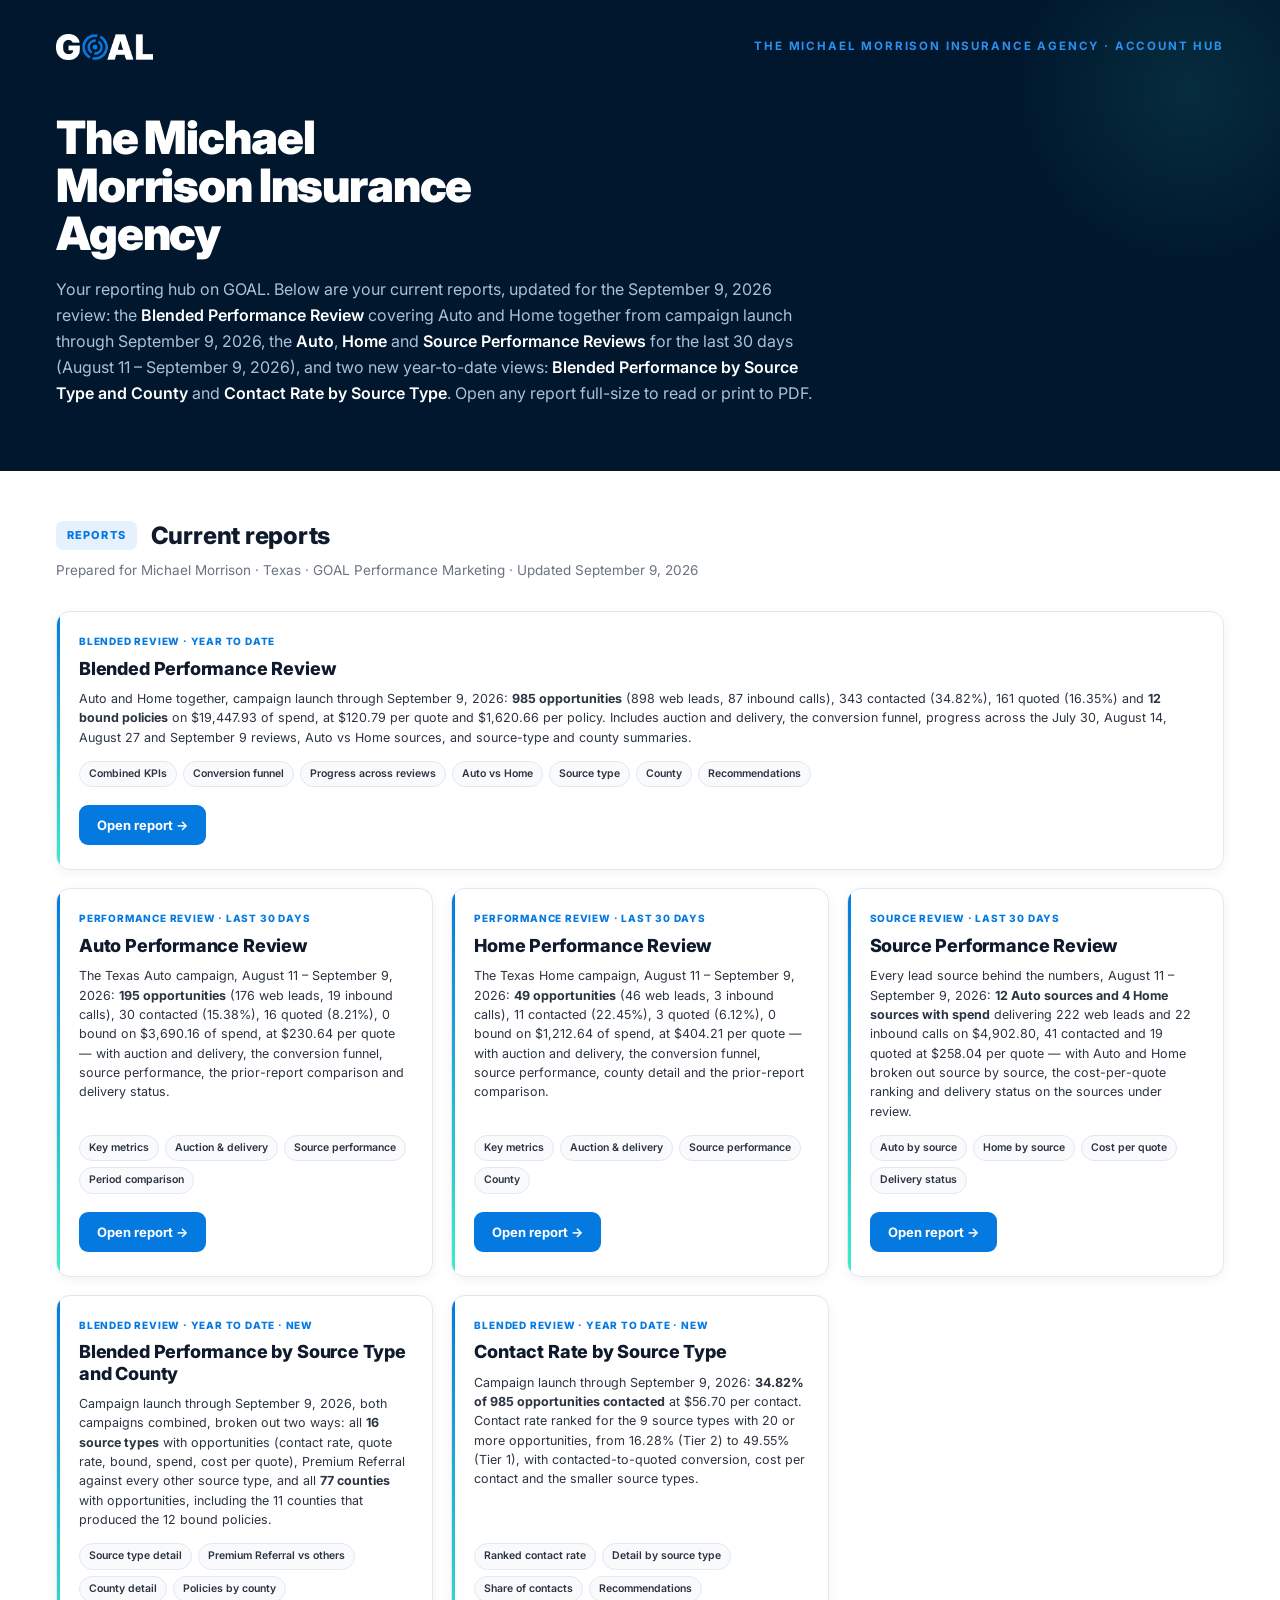
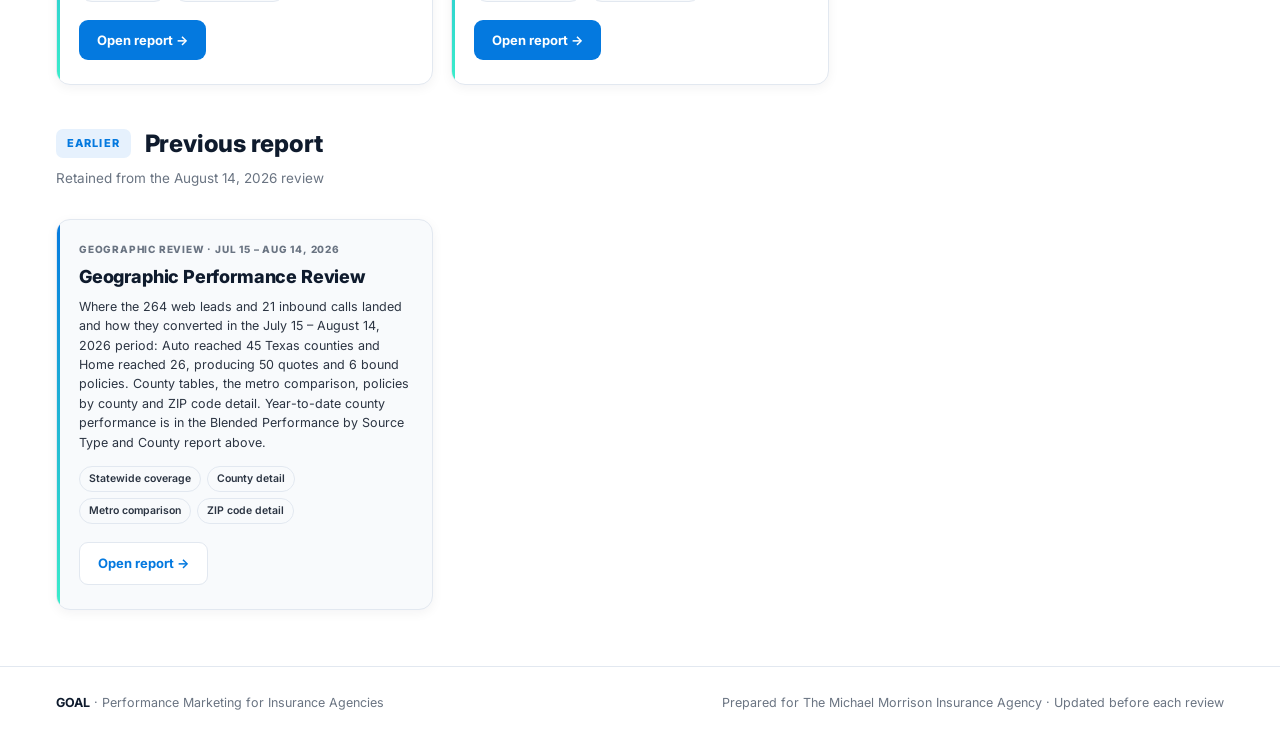
<file: index.html>
<!DOCTYPE html>
<html lang="en">
<head>
<meta charset="UTF-8">
<meta name="viewport" content="width=device-width, initial-scale=1.0">
<title>The Michael Morrison Insurance Agency &middot; Account Hub</title>
<link rel="preconnect" href="https://fonts.googleapis.com">
<link rel="preconnect" href="https://fonts.gstatic.com" crossorigin>
<link href="https://fonts.googleapis.com/css2?family=Inter:wght@400;500;600;700;800;900&display=swap" rel="stylesheet">
<style>
:root{
  --blue:#0479DF; --blue-hover:#0C6EC5; --sky:#2D90EE; --mint:#3BEECA; --mint-d:#0fae8f;
  --navy:#00172D; --navy-2:#062c4e; --navy-deep:#001020;
  --ink:#0F1B2D; --body:#2B3442; --muted:#6A7482;
  --white:#fff; --off:#F8FAFC; --gray:#EFF2F7; --divider:#EDF1F5; --line:#E2E8F0;
}
*{margin:0;padding:0;box-sizing:border-box;}
html{-webkit-font-smoothing:antialiased;scroll-behavior:smooth;}
body{font-family:'Inter',system-ui,sans-serif;background:var(--gray);color:var(--body);line-height:1.55;}
.page{max-width:1280px;margin:0 auto;background:var(--white);min-height:100vh;box-shadow:0 0 60px rgba(0,23,45,.06);}
.hero{background:var(--navy);color:#cfe0ee;padding:34px 56px 64px;position:relative;overflow:hidden;}
.hero::after{content:"";position:absolute;right:-120px;top:-120px;width:420px;height:420px;border-radius:50%;background:radial-gradient(circle at center,rgba(59,238,202,.10),transparent 62%);pointer-events:none;}
.hbar{display:flex;align-items:center;justify-content:space-between;margin-bottom:54px;position:relative;z-index:1;}
.hbar img{height:26px;}
.hbar .acct{font-size:11.5px;font-weight:700;letter-spacing:.16em;text-transform:uppercase;color:#2D90EE;}
.hero h1{font-size:46px;font-weight:900;letter-spacing:-.025em;color:#fff;line-height:1.04;margin:16px 0 20px;max-width:14ch;position:relative;z-index:1;}
.hero p{font-size:16px;line-height:1.62;color:#a7c2da;max-width:760px;position:relative;z-index:1;}
.hero p b{color:#fff;font-weight:600;}
.reports{padding:46px 56px 30px;}
.shead{display:flex;align-items:center;gap:14px;margin-bottom:6px;}
.shead .pill{font-size:11px;font-weight:800;letter-spacing:.1em;text-transform:uppercase;color:var(--blue);background:#E6F1FD;padding:6px 11px;border-radius:7px;}
.shead h2{font-size:24px;font-weight:800;color:var(--ink);letter-spacing:-.01em;}
.sub{font-size:13.5px;color:var(--muted);margin:2px 0 30px 0;}
.grid{display:grid;grid-template-columns:repeat(3,1fr);gap:18px;}
.card.feature{grid-column:1 / -1;}
.card{position:relative;background:var(--white);border:1px solid var(--line);border-radius:14px;padding:22px 22px 24px;display:flex;flex-direction:column;box-shadow:0 3px 12px rgba(0,23,45,.05);transition:transform .2s,box-shadow .2s,border-color .2s;overflow:hidden;}
.card::before{content:"";position:absolute;left:0;top:0;bottom:0;width:3px;background:linear-gradient(var(--blue),var(--mint));}
.card:hover{transform:translateY(-4px);box-shadow:0 16px 38px rgba(0,23,45,.13);border-color:#cfe0ef;}
.card .tag{font-size:10px;font-weight:800;letter-spacing:.08em;text-transform:uppercase;color:var(--blue);}
.card h3{font-size:18px;font-weight:800;color:var(--ink);letter-spacing:-.01em;line-height:1.18;margin:8px 0 10px;}
.card p{font-size:12.5px;color:var(--body);line-height:1.55;flex:1;}
.card .traits{display:flex;flex-wrap:wrap;gap:6px;margin:14px 0 18px;}
.card .traits span{font-size:10.5px;font-weight:600;color:var(--body);background:var(--off);border:1px solid var(--line);padding:4px 9px;border-radius:20px;}
.card a.btn{align-self:flex-start;display:inline-flex;align-items:center;gap:7px;background:var(--blue);color:#fff;text-decoration:none;font-size:13px;font-weight:700;padding:10px 18px;border-radius:9px;transition:background .15s;}
.card a.btn:hover{background:var(--blue-hover);}
.card.prev{background:var(--off);}
.card.prev .tag{color:var(--muted);}
.card.prev a.btn{background:var(--white);color:var(--blue);border:1px solid var(--line);}
.card.prev a.btn:hover{background:#E6F1FD;}
.reports.prev-sec{padding-top:10px;}
.foot{display:flex;align-items:center;justify-content:space-between;gap:18px;flex-wrap:wrap;padding:26px 56px 40px;margin-top:26px;border-top:1px solid var(--line);font-size:12.5px;color:var(--muted);}
.foot b{color:var(--ink);font-weight:700;}
@media(max-width:1040px){ .grid{grid-template-columns:repeat(2,1fr);} }
@media(max-width:860px){
  .hero{padding:28px 30px 48px;} .hero h1{font-size:34px;} .hbar{margin-bottom:38px;}
  .reports{padding:36px 30px 24px;}
  .foot{padding:24px 30px 36px;}
}
@media(max-width:600px){ .grid{grid-template-columns:1fr;} }
</style>
</head>
<body>
<div class="page">

  <header class="hero">
    <div class="hbar">
      <img src="assets/goal-wordmark-white.png" alt="GOAL">
      <div class="acct">The Michael Morrison Insurance Agency &middot; Account Hub</div>
    </div>
    <h1>The Michael Morrison Insurance Agency</h1>
    <p>Your reporting hub on GOAL. Below are your current reports, updated for the September 9, 2026 review: the <b>Blended Performance Review</b> covering Auto and Home together from campaign launch through September 9, 2026, the <b>Auto</b>, <b>Home</b> and <b>Source Performance Reviews</b> for the last 30 days (August 11 &ndash; September 9, 2026), and two new year-to-date views: <b>Blended Performance by Source Type and County</b> and <b>Contact Rate by Source Type</b>. Open any report full-size to read or print to PDF.</p>
  </header>

  <section class="reports">
    <div class="shead">
      <span class="pill">Reports</span>
      <h2>Current reports</h2>
    </div>
    <div class="sub">Prepared for Michael Morrison &middot; Texas &middot; GOAL Performance Marketing &middot; Updated September 9, 2026</div>

    <div class="grid">

      <article class="card feature">
        <div class="tag">Blended Review &middot; Year to date</div>
        <h3>Blended Performance Review</h3>
        <p>Auto and Home together, campaign launch through September 9, 2026: <b>985 opportunities</b> (898 web leads, 87 inbound calls), 343 contacted (34.82%), 161 quoted (16.35%) and <b>12 bound policies</b> on $19,447.93 of spend, at $120.79 per quote and $1,620.66 per policy. Includes auction and delivery, the conversion funnel, progress across the July 30, August 14, August 27 and September 9 reviews, Auto vs Home sources, and source-type and county summaries.</p>
        <div class="traits"><span>Combined KPIs</span><span>Conversion funnel</span><span>Progress across reviews</span><span>Auto vs Home</span><span>Source type</span><span>County</span><span>Recommendations</span></div>
        <a class="btn" href="reports/blended-performance-review.html">Open report &rarr;</a>
      </article>

      <article class="card">
        <div class="tag">Performance Review &middot; Last 30 days</div>
        <h3>Auto Performance Review</h3>
        <p>The Texas Auto campaign, August 11 &ndash; September 9, 2026: <b>195 opportunities</b> (176 web leads, 19 inbound calls), 30 contacted (15.38%), 16 quoted (8.21%), 0 bound on $3,690.16 of spend, at $230.64 per quote &mdash; with auction and delivery, the conversion funnel, source performance, the prior-report comparison and delivery status.</p>
        <div class="traits"><span>Key metrics</span><span>Auction &amp; delivery</span><span>Source performance</span><span>Period comparison</span></div>
        <a class="btn" href="reports/auto-performance-review.html">Open report &rarr;</a>
      </article>

      <article class="card">
        <div class="tag">Performance Review &middot; Last 30 days</div>
        <h3>Home Performance Review</h3>
        <p>The Texas Home campaign, August 11 &ndash; September 9, 2026: <b>49 opportunities</b> (46 web leads, 3 inbound calls), 11 contacted (22.45%), 3 quoted (6.12%), 0 bound on $1,212.64 of spend, at $404.21 per quote &mdash; with auction and delivery, the conversion funnel, source performance, county detail and the prior-report comparison.</p>
        <div class="traits"><span>Key metrics</span><span>Auction &amp; delivery</span><span>Source performance</span><span>County</span></div>
        <a class="btn" href="reports/home-performance-review.html">Open report &rarr;</a>
      </article>

      <article class="card">
        <div class="tag">Source Review &middot; Last 30 days</div>
        <h3>Source Performance Review</h3>
        <p>Every lead source behind the numbers, August 11 &ndash; September 9, 2026: <b>12 Auto sources and 4 Home sources with spend</b> delivering 222 web leads and 22 inbound calls on $4,902.80, 41 contacted and 19 quoted at $258.04 per quote &mdash; with Auto and Home broken out source by source, the cost-per-quote ranking and delivery status on the sources under review.</p>
        <div class="traits"><span>Auto by source</span><span>Home by source</span><span>Cost per quote</span><span>Delivery status</span></div>
        <a class="btn" href="reports/source-performance-review.html">Open report &rarr;</a>
      </article>

      <article class="card">
        <div class="tag">Blended Review &middot; Year to date &middot; New</div>
        <h3>Blended Performance by Source Type and County</h3>
        <p>Campaign launch through September 9, 2026, both campaigns combined, broken out two ways: all <b>16 source types</b> with opportunities (contact rate, quote rate, bound, spend, cost per quote), Premium Referral against every other source type, and all <b>77 counties</b> with opportunities, including the 11 counties that produced the 12 bound policies.</p>
        <div class="traits"><span>Source type detail</span><span>Premium Referral vs others</span><span>County detail</span><span>Policies by county</span></div>
        <a class="btn" href="reports/blended-source-county-review.html">Open report &rarr;</a>
      </article>

      <article class="card">
        <div class="tag">Blended Review &middot; Year to date &middot; New</div>
        <h3>Contact Rate by Source Type</h3>
        <p>Campaign launch through September 9, 2026: <b>34.82% of 985 opportunities contacted</b> at $56.70 per contact. Contact rate ranked for the 9 source types with 20 or more opportunities, from 16.28% (Tier 2) to 49.55% (Tier 1), with contacted-to-quoted conversion, cost per contact and the smaller source types.</p>
        <div class="traits"><span>Ranked contact rate</span><span>Detail by source type</span><span>Share of contacts</span><span>Recommendations</span></div>
        <a class="btn" href="reports/contact-rate-by-source-review.html">Open report &rarr;</a>
      </article>

    </div>
  </section>

  <section class="reports prev-sec">
    <div class="shead">
      <span class="pill">Earlier</span>
      <h2>Previous report</h2>
    </div>
    <div class="sub">Retained from the August 14, 2026 review</div>
    <div class="grid">
      <article class="card prev">
        <div class="tag">Geographic Review &middot; Jul 15 &ndash; Aug 14, 2026</div>
        <h3>Geographic Performance Review</h3>
        <p>Where the 264 web leads and 21 inbound calls landed and how they converted in the July 15 &ndash; August 14, 2026 period: Auto reached 45 Texas counties and Home reached 26, producing 50 quotes and 6 bound policies. County tables, the metro comparison, policies by county and ZIP code detail. Year-to-date county performance is in the Blended Performance by Source Type and County report above.</p>
        <div class="traits"><span>Statewide coverage</span><span>County detail</span><span>Metro comparison</span><span>ZIP code detail</span></div>
        <a class="btn" href="reports/geographic-performance-review.html">Open report &rarr;</a>
      </article>
    </div>
  </section>

  <footer class="foot">
    <div><b>GOAL</b> &middot; Performance Marketing for Insurance Agencies</div>
    <div>Prepared for The Michael Morrison Insurance Agency &middot; Updated before each review</div>
  </footer>

</div>
</body>
</html>
</file>
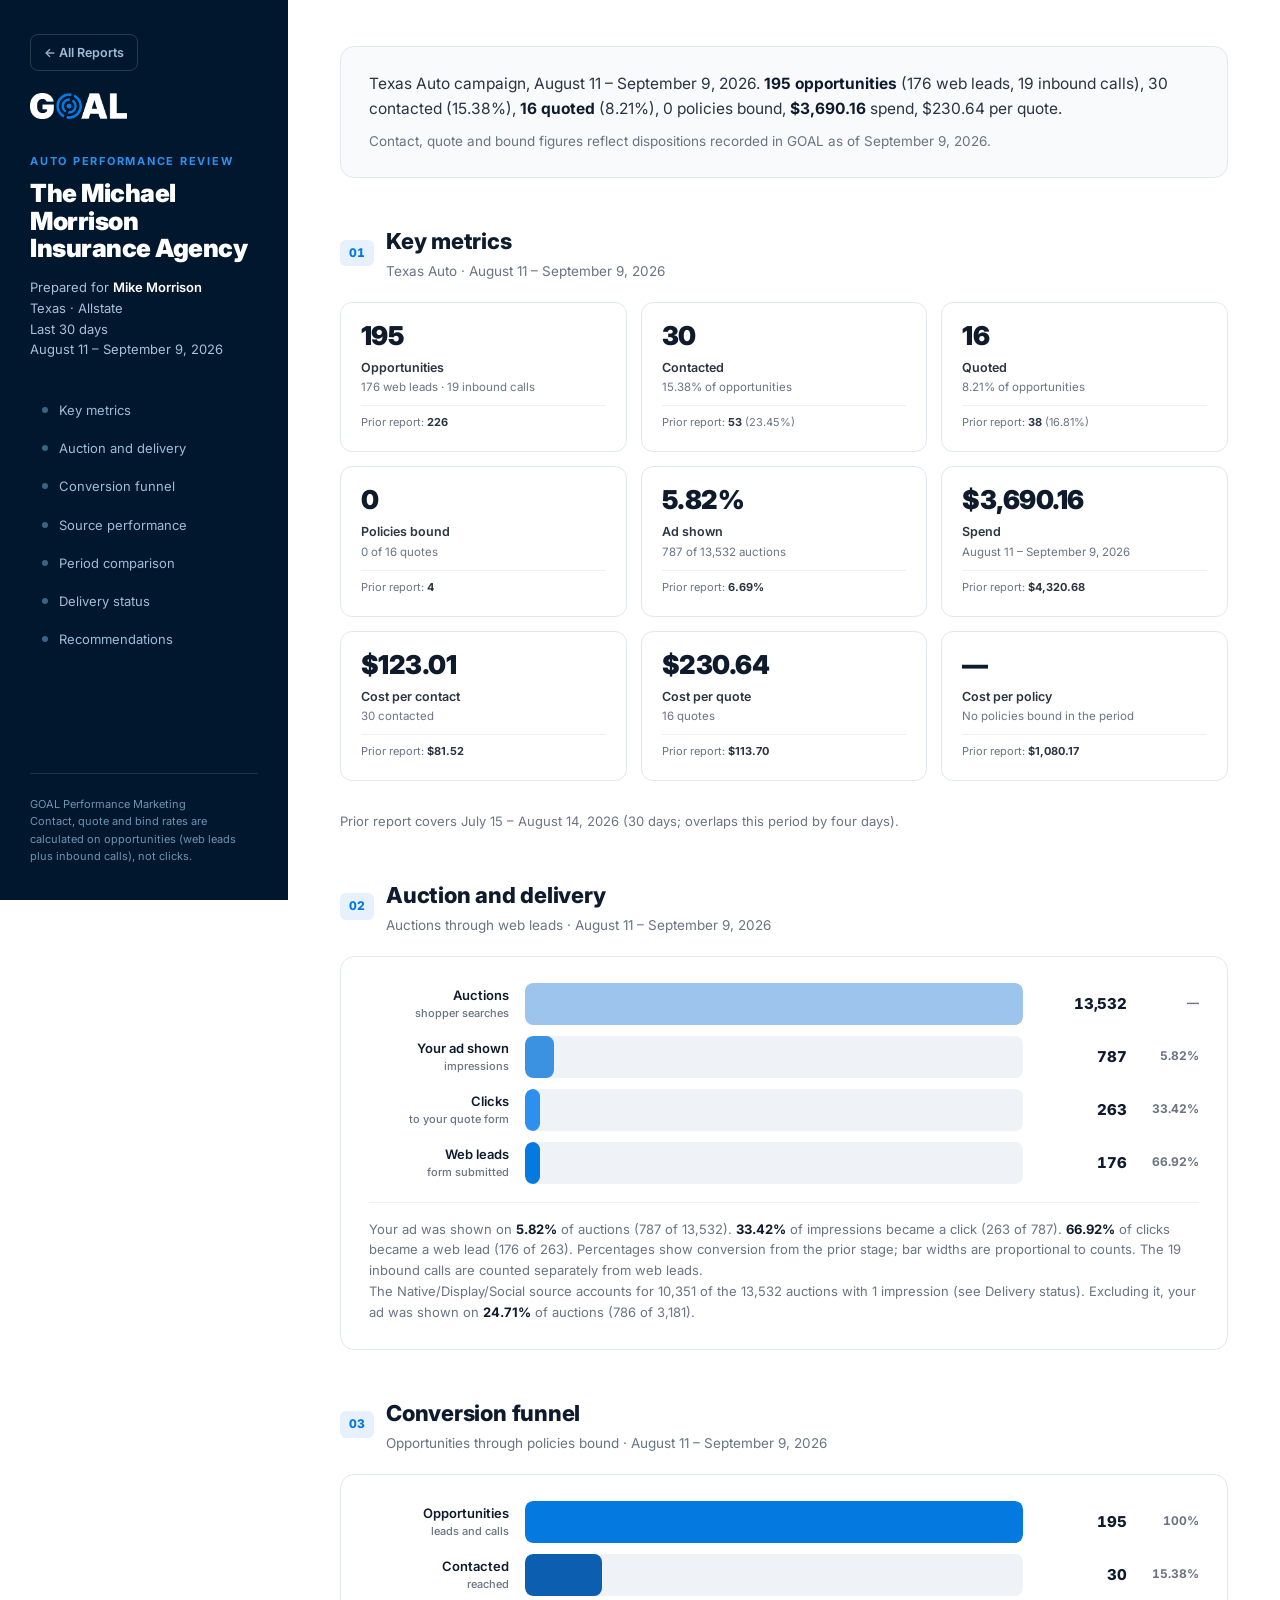
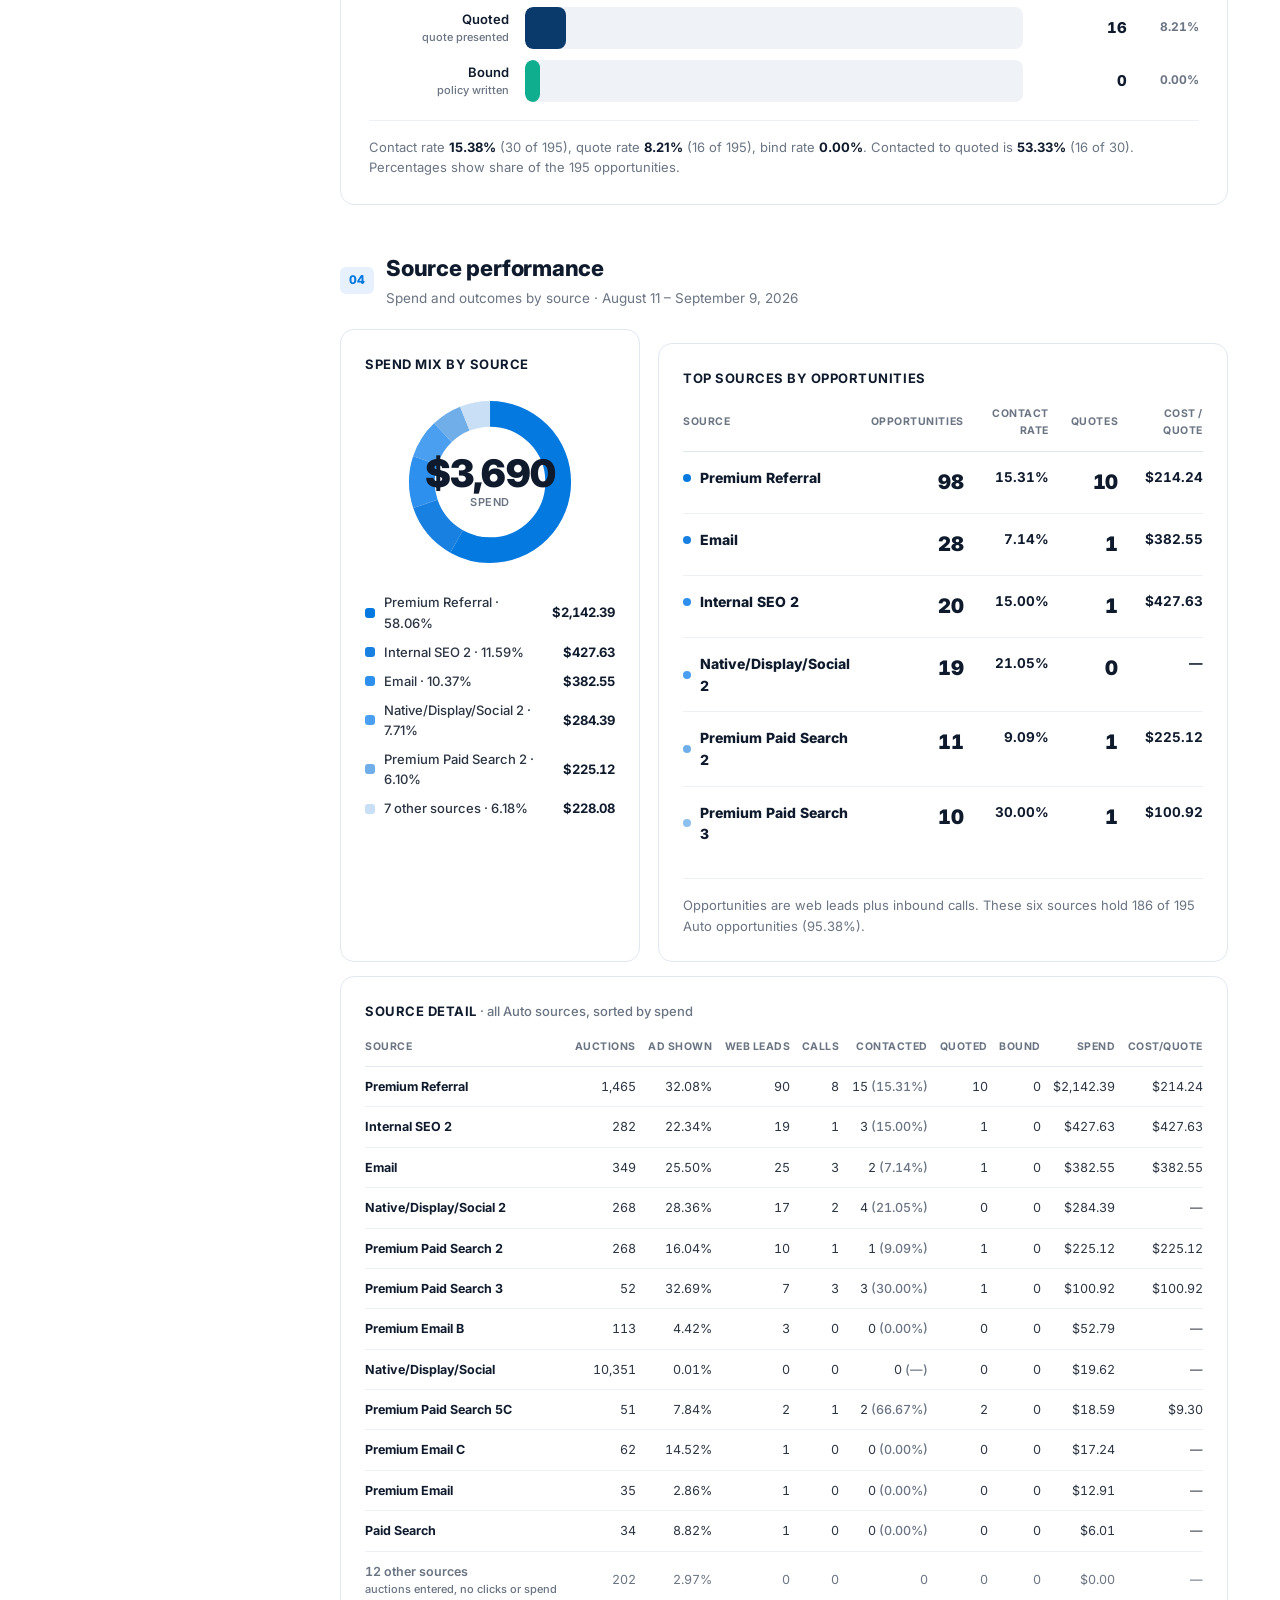
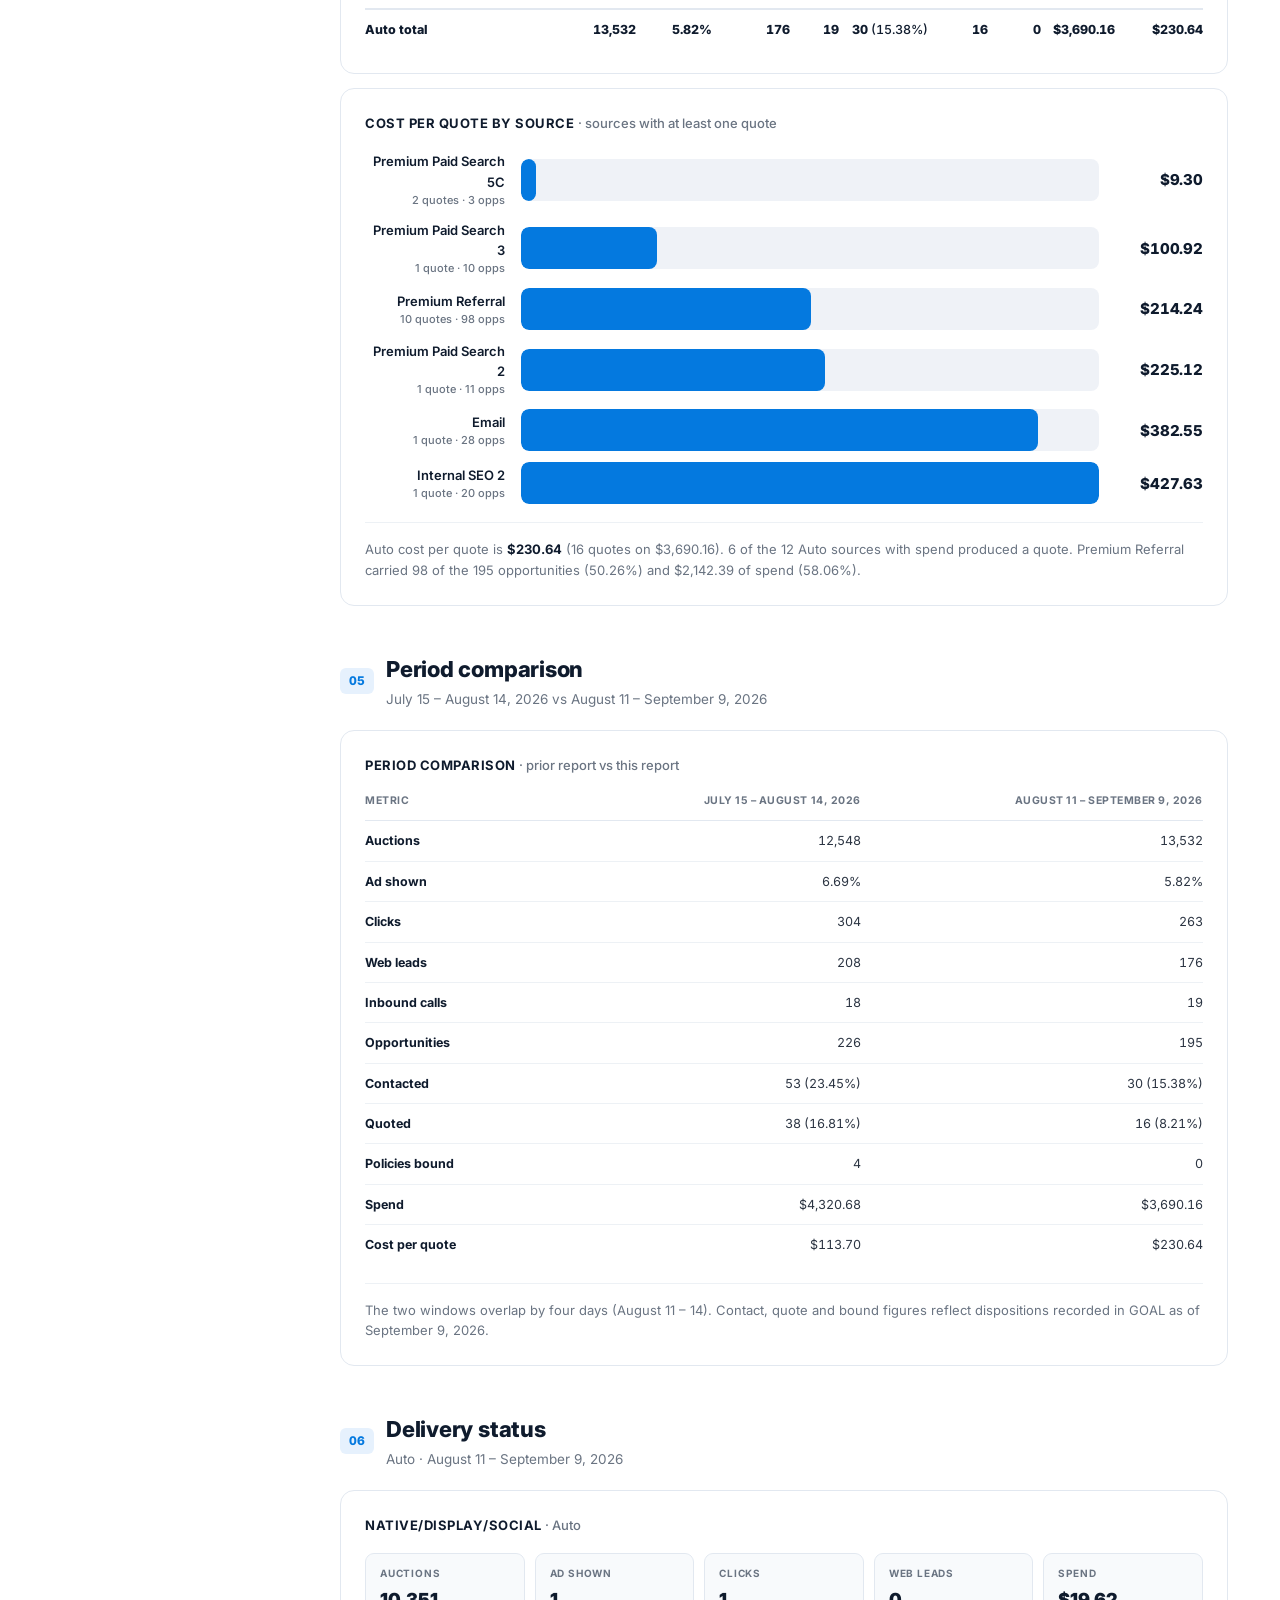
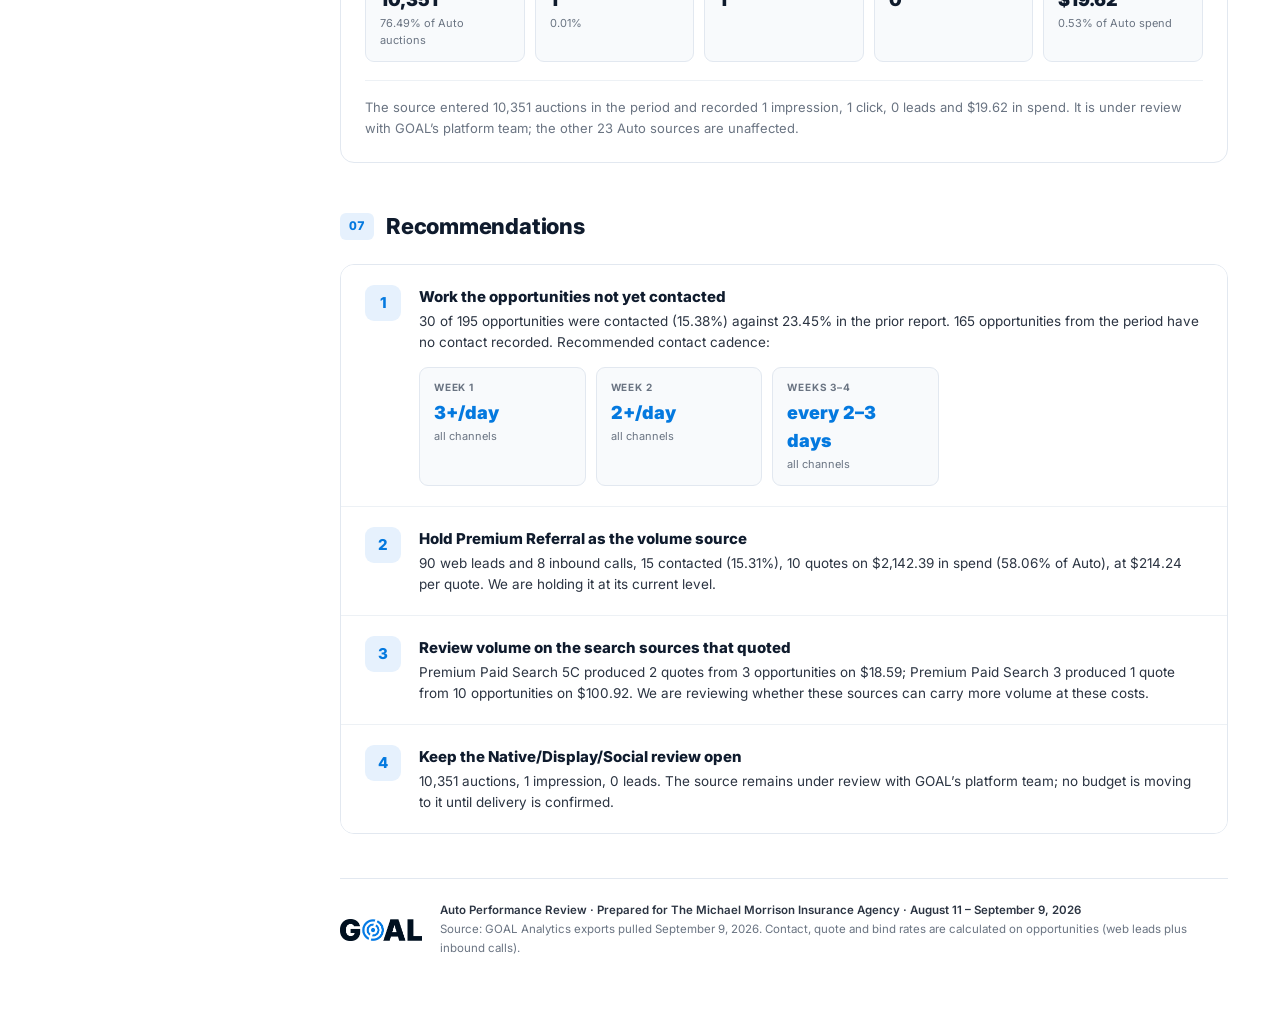
<file: reports/auto-performance-review.html>
<!DOCTYPE html>
<html lang="en">
<head>
<meta charset="UTF-8">
<meta name="viewport" content="width=device-width, initial-scale=1.0">
<title>The Michael Morrison Insurance Agency &middot; Auto Performance Review</title>
<link rel="preconnect" href="https://fonts.googleapis.com">
<link rel="preconnect" href="https://fonts.gstatic.com" crossorigin>
<link href="https://fonts.googleapis.com/css2?family=Inter:wght@400;500;600;700;800;900&display=swap" rel="stylesheet">
<link rel="stylesheet" href="../assets/report.css">
</head>
<body>
<div class="shell" data-screen-label="Auto performance review">

  <aside class="side">
    <a class="backlink" href="../index.html">&larr; All Reports</a>
    <img class="logo" src="../assets/goal-wordmark-white.png" alt="GOAL">
    <div class="eb">Auto Performance Review</div>
    <h1>The Michael Morrison Insurance Agency</h1>
    <div class="who">Prepared for <b>Mike Morrison</b><br>Texas &middot; Allstate<br>Last 30 days<br>August 11 &ndash; September 9, 2026</div>
    <nav>
      <a href="#s1"><span class="dot"></span>Key metrics</a><a href="#s2"><span class="dot"></span>Auction and delivery</a><a href="#s3"><span class="dot"></span>Conversion funnel</a><a href="#s4"><span class="dot"></span>Source performance</a><a href="#s5"><span class="dot"></span>Period comparison</a><a href="#s6"><span class="dot"></span>Delivery status</a><a href="#s7"><span class="dot"></span>Recommendations</a>
    </nav>
    <div class="foot">GOAL Performance Marketing<br>Contact, quote and bind rates are calculated on opportunities (web leads plus inbound calls), not clicks.</div>
  </aside>

  <main class="main">

    <div class="exec">
      <p>Texas Auto campaign, August 11 &ndash; September 9, 2026. <b>195 opportunities</b> (176 web leads, 19 inbound calls), 30 contacted (15.38%), <b>16 quoted</b> (8.21%), 0 policies bound, <b>$3,690.16</b> spend, $230.64 per quote.</p><p>Contact, quote and bound figures reflect dispositions recorded in GOAL as of September 9, 2026.</p>
    </div>

    <section class="block" id="s1">
      <div class="bhead"><span class="ix">01</span><div><h2>Key metrics</h2><p>Texas Auto &middot; August 11 &ndash; September 9, 2026</p></div></div>
<div class="kgrid"><div class="kc"><div class="v">195</div><div class="k">Opportunities</div><div class="d">176 web leads &middot; 19 inbound calls</div><div class="p">Prior report: <b>226</b></div></div><div class="kc"><div class="v">30</div><div class="k">Contacted</div><div class="d">15.38% of opportunities</div><div class="p">Prior report: <b>53</b> (23.45%)</div></div><div class="kc"><div class="v">16</div><div class="k">Quoted</div><div class="d">8.21% of opportunities</div><div class="p">Prior report: <b>38</b> (16.81%)</div></div><div class="kc"><div class="v">0</div><div class="k">Policies bound</div><div class="d">0 of 16 quotes</div><div class="p">Prior report: <b>4</b></div></div><div class="kc"><div class="v">5.82%</div><div class="k">Ad shown</div><div class="d">787 of 13,532 auctions</div><div class="p">Prior report: <b>6.69%</b></div></div><div class="kc"><div class="v">$3,690.16</div><div class="k">Spend</div><div class="d">August 11 &ndash; September 9, 2026</div><div class="p">Prior report: <b>$4,320.68</b></div></div><div class="kc"><div class="v">$123.01</div><div class="k">Cost per contact</div><div class="d">30 contacted</div><div class="p">Prior report: <b>$81.52</b></div></div><div class="kc"><div class="v">$230.64</div><div class="k">Cost per quote</div><div class="d">16 quotes</div><div class="p">Prior report: <b>$113.70</b></div></div><div class="kc"><div class="v">&mdash;</div><div class="k">Cost per policy</div><div class="d">No policies bound in the period</div><div class="p">Prior report: <b>$1,080.17</b></div></div></div><div class="fnote" style="border-top:none;padding-top:12px;">Prior report covers July 15 &ndash; August 14, 2026 (30 days; overlaps this period by four days).</div>
    </section>

    <section class="block" id="s2">
      <div class="bhead"><span class="ix">02</span><div><h2>Auction and delivery</h2><p>Auctions through web leads &middot; August 11 &ndash; September 9, 2026</p></div></div>
<div class="fpanel"><div class="fstep"><div class="lab">Auctions<small>shopper searches</small></div><div class="fbar"><i style="background:#9cc4ec;color:#0F1B2D;--pw:100%" data-w="100"></i></div><div class="cnt">13,532</div><div class="pct">&mdash;</div></div><div class="fstep"><div class="lab">Your ad shown<small>impressions</small></div><div class="fbar"><i style="background:#3a92e0;--pw:5.82%" data-w="5.82"></i></div><div class="cnt">787</div><div class="pct">5.82%</div></div><div class="fstep"><div class="lab">Clicks<small>to your quote form</small></div><div class="fbar"><i style="background:#2D90EE;--pw:1.94%" data-w="1.94"></i></div><div class="cnt">263</div><div class="pct">33.42%</div></div><div class="fstep"><div class="lab">Web leads<small>form submitted</small></div><div class="fbar"><i style="background:#0479DF;--pw:1.5%" data-w="1.5"></i></div><div class="cnt">176</div><div class="pct">66.92%</div></div><div class="fnote">Your ad was shown on <b>5.82%</b> of auctions (787 of 13,532). <b>33.42%</b> of impressions became a click (263 of 787). <b>66.92%</b> of clicks became a web lead (176 of 263). Percentages show conversion from the prior stage; bar widths are proportional to counts. The 19 inbound calls are counted separately from web leads.<br>The Native/Display/Social source accounts for 10,351 of the 13,532 auctions with 1 impression (see Delivery status). Excluding it, your ad was shown on <b>24.71%</b> of auctions (786 of 3,181).</div></div>
    </section>

    <section class="block" id="s3">
      <div class="bhead"><span class="ix">03</span><div><h2>Conversion funnel</h2><p>Opportunities through policies bound &middot; August 11 &ndash; September 9, 2026</p></div></div>
<div class="fpanel"><div class="fstep"><div class="lab">Opportunities<small>leads and calls</small></div><div class="fbar"><i style="background:#0479DF;--pw:100%" data-w="100"></i></div><div class="cnt">195</div><div class="pct">100%</div></div><div class="fstep"><div class="lab">Contacted<small>reached</small></div><div class="fbar"><i style="background:#0c5fb0;--pw:15.38%" data-w="15.38"></i></div><div class="cnt">30</div><div class="pct">15.38%</div></div><div class="fstep"><div class="lab">Quoted<small>quote presented</small></div><div class="fbar"><i style="background:#0a3a6b;--pw:8.21%" data-w="8.21"></i></div><div class="cnt">16</div><div class="pct">8.21%</div></div><div class="fstep"><div class="lab">Bound<small>policy written</small></div><div class="fbar"><i style="background:#0fae8f;--pw:0%" data-w="0"></i></div><div class="cnt">0</div><div class="pct">0.00%</div></div><div class="fnote">Contact rate <b>15.38%</b> (30 of 195), quote rate <b>8.21%</b> (16 of 195), bind rate <b>0.00%</b>. Contacted to quoted is <b>53.33%</b> (16 of 30). Percentages show share of the 195 opportunities.</div></div>
    </section>

    <section class="block" id="s4">
      <div class="bhead"><span class="ix">04</span><div><h2>Source performance</h2><p>Spend and outcomes by source &middot; August 11 &ndash; September 9, 2026</p></div></div>
<div class="split"><div class="panel"><div class="pt">Spend mix by source</div><div class="donut-wrap"><div class="donut"><svg viewBox="0 0 42 42" width="180" height="180"><circle cx="21" cy="21" r="15.915" fill="none" stroke="#EFF2F7" stroke-width="6"></circle><circle class="seg" cx="21" cy="21" r="15.915" fill="none" stroke="#0479DF" stroke-width="6" stroke-dasharray="0 100" data-dash="58.06" data-offset="0.0" transform="rotate(-90 21 21)"></circle><circle class="seg" cx="21" cy="21" r="15.915" fill="none" stroke="#1780E1" stroke-width="6" stroke-dasharray="0 100" data-dash="11.59" data-offset="58.06" transform="rotate(-90 21 21)"></circle><circle class="seg" cx="21" cy="21" r="15.915" fill="none" stroke="#2D90EE" stroke-width="6" stroke-dasharray="0 100" data-dash="10.37" data-offset="69.65" transform="rotate(-90 21 21)"></circle><circle class="seg" cx="21" cy="21" r="15.915" fill="none" stroke="#4A9FF0" stroke-width="6" stroke-dasharray="0 100" data-dash="7.71" data-offset="80.02" transform="rotate(-90 21 21)"></circle><circle class="seg" cx="21" cy="21" r="15.915" fill="none" stroke="#6FAEE8" stroke-width="6" stroke-dasharray="0 100" data-dash="6.1" data-offset="87.73" transform="rotate(-90 21 21)"></circle><circle class="seg" cx="21" cy="21" r="15.915" fill="none" stroke="#C9DFF6" stroke-width="6" stroke-dasharray="0 100" data-dash="6.18" data-offset="93.83" transform="rotate(-90 21 21)"></circle></svg><div class="center"><div class="n">$3,690</div><div class="l">spend</div></div></div><div class="legend"><div class="li"><span class="sw" style="background:#0479DF"></span><span class="nm">Premium Referral &middot; 58.06%</span><span class="vl">$2,142.39</span></div><div class="li"><span class="sw" style="background:#1780E1"></span><span class="nm">Internal SEO 2 &middot; 11.59%</span><span class="vl">$427.63</span></div><div class="li"><span class="sw" style="background:#2D90EE"></span><span class="nm">Email &middot; 10.37%</span><span class="vl">$382.55</span></div><div class="li"><span class="sw" style="background:#4A9FF0"></span><span class="nm">Native/Display/Social 2 &middot; 7.71%</span><span class="vl">$284.39</span></div><div class="li"><span class="sw" style="background:#6FAEE8"></span><span class="nm">Premium Paid Search 2 &middot; 6.10%</span><span class="vl">$225.12</span></div><div class="li"><span class="sw" style="background:#C9DFF6"></span><span class="nm">7 other sources &middot; 6.18%</span><span class="vl">$228.08</span></div></div></div></div><div class="panel"><div class="pt">Top sources by opportunities</div><table class="ltable"><thead><tr><th>Source</th><th class="r">Opportunities</th><th class="r">Contact rate</th><th class="r">Quotes</th><th class="rr">Cost / quote</th></tr></thead><tbody><tr><td><div class="nm"><span class="bd" style="background:#0479DF"></span>Premium Referral</div></td><td class="r"><span class="big">98</span></td><td class="r"><span class="st">15.31%</span></td><td class="r"><span class="big">10</span></td><td class="rr"><span class="st">$214.24</span></td></tr><tr><td><div class="nm"><span class="bd" style="background:#1780E1"></span>Email</div></td><td class="r"><span class="big">28</span></td><td class="r"><span class="st">7.14%</span></td><td class="r"><span class="big">1</span></td><td class="rr"><span class="st">$382.55</span></td></tr><tr><td><div class="nm"><span class="bd" style="background:#2D90EE"></span>Internal SEO 2</div></td><td class="r"><span class="big">20</span></td><td class="r"><span class="st">15.00%</span></td><td class="r"><span class="big">1</span></td><td class="rr"><span class="st">$427.63</span></td></tr><tr><td><div class="nm"><span class="bd" style="background:#4A9FF0"></span>Native/Display/Social 2</div></td><td class="r"><span class="big">19</span></td><td class="r"><span class="st">21.05%</span></td><td class="r"><span class="big">0</span></td><td class="rr"><span class="st">&mdash;</span></td></tr><tr><td><div class="nm"><span class="bd" style="background:#6FAEE8"></span>Premium Paid Search 2</div></td><td class="r"><span class="big">11</span></td><td class="r"><span class="st">9.09%</span></td><td class="r"><span class="big">1</span></td><td class="rr"><span class="st">$225.12</span></td></tr><tr><td><div class="nm"><span class="bd" style="background:#8CC0EF"></span>Premium Paid Search 3</div></td><td class="r"><span class="big">10</span></td><td class="r"><span class="st">30.00%</span></td><td class="r"><span class="big">1</span></td><td class="rr"><span class="st">$100.92</span></td></tr></tbody></table><div class="fnote">Opportunities are web leads plus inbound calls. These six sources hold 186 of 195 Auto opportunities (95.38%).</div></div></div><div class="panel"><div class="pt">Source detail <span>&middot; all Auto sources, sorted by spend</span></div><div class="tscroll"><table class="dt">
<thead><tr><th>Source</th><th class="r">Auctions</th><th class="r">Ad shown</th><th class="r">Web leads</th><th class="r">Calls</th><th class="r">Contacted</th><th class="r">Quoted</th><th class="r">Bound</th><th class="r">Spend</th><th class="r">Cost/quote</th></tr></thead><tbody>
<tr><td class="nm">Premium Referral</td><td class="r">1,465</td><td class="r">32.08%</td><td class="r">90</td><td class="r">8</td><td class="r">15 <span style="color:var(--muted);font-weight:500">(15.31%)</span></td><td class="r">10</td><td class="r">0</td><td class="r">$2,142.39</td><td class="r">$214.24</td></tr>
<tr><td class="nm">Internal SEO 2</td><td class="r">282</td><td class="r">22.34%</td><td class="r">19</td><td class="r">1</td><td class="r">3 <span style="color:var(--muted);font-weight:500">(15.00%)</span></td><td class="r">1</td><td class="r">0</td><td class="r">$427.63</td><td class="r">$427.63</td></tr>
<tr><td class="nm">Email</td><td class="r">349</td><td class="r">25.50%</td><td class="r">25</td><td class="r">3</td><td class="r">2 <span style="color:var(--muted);font-weight:500">(7.14%)</span></td><td class="r">1</td><td class="r">0</td><td class="r">$382.55</td><td class="r">$382.55</td></tr>
<tr><td class="nm">Native/Display/Social 2</td><td class="r">268</td><td class="r">28.36%</td><td class="r">17</td><td class="r">2</td><td class="r">4 <span style="color:var(--muted);font-weight:500">(21.05%)</span></td><td class="r">0</td><td class="r">0</td><td class="r">$284.39</td><td class="r">&mdash;</td></tr>
<tr><td class="nm">Premium Paid Search 2</td><td class="r">268</td><td class="r">16.04%</td><td class="r">10</td><td class="r">1</td><td class="r">1 <span style="color:var(--muted);font-weight:500">(9.09%)</span></td><td class="r">1</td><td class="r">0</td><td class="r">$225.12</td><td class="r">$225.12</td></tr>
<tr><td class="nm">Premium Paid Search 3</td><td class="r">52</td><td class="r">32.69%</td><td class="r">7</td><td class="r">3</td><td class="r">3 <span style="color:var(--muted);font-weight:500">(30.00%)</span></td><td class="r">1</td><td class="r">0</td><td class="r">$100.92</td><td class="r">$100.92</td></tr>
<tr><td class="nm">Premium Email B</td><td class="r">113</td><td class="r">4.42%</td><td class="r">3</td><td class="r">0</td><td class="r">0 <span style="color:var(--muted);font-weight:500">(0.00%)</span></td><td class="r">0</td><td class="r">0</td><td class="r">$52.79</td><td class="r">&mdash;</td></tr>
<tr><td class="nm">Native/Display/Social</td><td class="r">10,351</td><td class="r">0.01%</td><td class="r">0</td><td class="r">0</td><td class="r">0 <span style="color:var(--muted);font-weight:500">(&mdash;)</span></td><td class="r">0</td><td class="r">0</td><td class="r">$19.62</td><td class="r">&mdash;</td></tr>
<tr><td class="nm">Premium Paid Search 5C</td><td class="r">51</td><td class="r">7.84%</td><td class="r">2</td><td class="r">1</td><td class="r">2 <span style="color:var(--muted);font-weight:500">(66.67%)</span></td><td class="r">2</td><td class="r">0</td><td class="r">$18.59</td><td class="r">$9.30</td></tr>
<tr><td class="nm">Premium Email C</td><td class="r">62</td><td class="r">14.52%</td><td class="r">1</td><td class="r">0</td><td class="r">0 <span style="color:var(--muted);font-weight:500">(0.00%)</span></td><td class="r">0</td><td class="r">0</td><td class="r">$17.24</td><td class="r">&mdash;</td></tr>
<tr><td class="nm">Premium Email</td><td class="r">35</td><td class="r">2.86%</td><td class="r">1</td><td class="r">0</td><td class="r">0 <span style="color:var(--muted);font-weight:500">(0.00%)</span></td><td class="r">0</td><td class="r">0</td><td class="r">$12.91</td><td class="r">&mdash;</td></tr>
<tr><td class="nm">Paid Search</td><td class="r">34</td><td class="r">8.82%</td><td class="r">1</td><td class="r">0</td><td class="r">0 <span style="color:var(--muted);font-weight:500">(0.00%)</span></td><td class="r">0</td><td class="r">0</td><td class="r">$6.01</td><td class="r">&mdash;</td></tr>
<tr class="dim"><td class="nm">12 other sources<small>auctions entered, no clicks or spend</small></td><td class="r">202</td><td class="r">2.97%</td><td class="r">0</td><td class="r">0</td><td class="r">0</td><td class="r">0</td><td class="r">0</td><td class="r">$0.00</td><td class="r">&mdash;</td></tr>
<tr class="tot"><td class="nm">Auto total</td><td class="r">13,532</td><td class="r">5.82%</td><td class="r">176</td><td class="r">19</td><td class="r">30 <span style="font-weight:500">(15.38%)</span></td><td class="r">16</td><td class="r">0</td><td class="r">$3,690.16</td><td class="r">$230.64</td></tr>
</tbody></table></div></div><div class="panel"><div class=""><div class="pt">Cost per quote by source <span>&middot; sources with at least one quote</span></div><div class="fstep"><div class="lab">Premium Paid Search 5C<small>2 quotes &middot; 3 opps</small></div><div class="fbar"><i style="background:#0479DF;--pw:2.17%" data-w="2.17"></i></div><div class="cnt">$9.30</div></div><div class="fstep"><div class="lab">Premium Paid Search 3<small>1 quote &middot; 10 opps</small></div><div class="fbar"><i style="background:#0479DF;--pw:23.6%" data-w="23.6"></i></div><div class="cnt">$100.92</div></div><div class="fstep"><div class="lab">Premium Referral<small>10 quotes &middot; 98 opps</small></div><div class="fbar"><i style="background:#0479DF;--pw:50.1%" data-w="50.1"></i></div><div class="cnt">$214.24</div></div><div class="fstep"><div class="lab">Premium Paid Search 2<small>1 quote &middot; 11 opps</small></div><div class="fbar"><i style="background:#0479DF;--pw:52.64%" data-w="52.64"></i></div><div class="cnt">$225.12</div></div><div class="fstep"><div class="lab">Email<small>1 quote &middot; 28 opps</small></div><div class="fbar"><i style="background:#0479DF;--pw:89.46%" data-w="89.46"></i></div><div class="cnt">$382.55</div></div><div class="fstep"><div class="lab">Internal SEO 2<small>1 quote &middot; 20 opps</small></div><div class="fbar"><i style="background:#0479DF;--pw:100.0%" data-w="100.0"></i></div><div class="cnt">$427.63</div></div><div class="fnote">Auto cost per quote is <b>$230.64</b> (16 quotes on $3,690.16). 6 of the 12 Auto sources with spend produced a quote. Premium Referral carried 98 of the 195 opportunities (50.26%) and $2,142.39 of spend (58.06%).</div></div>
    </section>

    <section class="block" id="s5">
      <div class="bhead"><span class="ix">05</span><div><h2>Period comparison</h2><p>July 15 &ndash; August 14, 2026 vs August 11 &ndash; September 9, 2026</p></div></div>
<div class="panel"><div class="pt">Period comparison <span>&middot; prior report vs this report</span></div><table class="dt"><thead><tr><th>Metric</th><th class="r">July 15 &ndash; August 14, 2026</th><th class="r">August 11 &ndash; September 9, 2026</th></tr></thead><tbody><tr><td class="nm">Auctions</td><td class="r">12,548</td><td class="r">13,532</td></tr><tr><td class="nm">Ad shown</td><td class="r">6.69%</td><td class="r">5.82%</td></tr><tr><td class="nm">Clicks</td><td class="r">304</td><td class="r">263</td></tr><tr><td class="nm">Web leads</td><td class="r">208</td><td class="r">176</td></tr><tr><td class="nm">Inbound calls</td><td class="r">18</td><td class="r">19</td></tr><tr><td class="nm">Opportunities</td><td class="r">226</td><td class="r">195</td></tr><tr><td class="nm">Contacted</td><td class="r">53 (23.45%)</td><td class="r">30 (15.38%)</td></tr><tr><td class="nm">Quoted</td><td class="r">38 (16.81%)</td><td class="r">16 (8.21%)</td></tr><tr><td class="nm">Policies bound</td><td class="r">4</td><td class="r">0</td></tr><tr><td class="nm">Spend</td><td class="r">$4,320.68</td><td class="r">$3,690.16</td></tr><tr><td class="nm">Cost per quote</td><td class="r">$113.70</td><td class="r">$230.64</td></tr></tbody></table><div class="fnote">The two windows overlap by four days (August 11 &ndash; 14). Contact, quote and bound figures reflect dispositions recorded in GOAL as of September 9, 2026.</div></div>
    </section>

    <section class="block" id="s6">
      <div class="bhead"><span class="ix">06</span><div><h2>Delivery status</h2><p>Auto &middot; August 11 &ndash; September 9, 2026</p></div></div>
<div class="panel"><div class="pt">Native/Display/Social <span>&middot; Auto</span></div><div class="cad wide"><div class="c"><div class="w">Auctions</div><div class="n">10,351</div><div class="s">76.49% of Auto auctions</div></div><div class="c"><div class="w">Ad shown</div><div class="n">1</div><div class="s">0.01%</div></div><div class="c"><div class="w">Clicks</div><div class="n">1</div><div class="s">&nbsp;</div></div><div class="c"><div class="w">Web leads</div><div class="n">0</div><div class="s">&nbsp;</div></div><div class="c"><div class="w">Spend</div><div class="n">$19.62</div><div class="s">0.53% of Auto spend</div></div></div><div class="fnote">The source entered 10,351 auctions in the period and recorded 1 impression, 1 click, 0 leads and $19.62 in spend. It is under review with GOAL&rsquo;s platform team; the other 23 Auto sources are unaffected.</div></div>
    </section>

    <section class="block" id="s7" style="margin-bottom:0;">
      <div class="bhead"><span class="ix">07</span><div><h2>Recommendations</h2></div></div>
<div class="plan"><div class="pstep"><div class="num">1</div><div><div class="h">Work the opportunities not yet contacted</div><div class="b">30 of 195 opportunities were contacted (15.38%) against 23.45% in the prior report. 165 opportunities from the period have no contact recorded. Recommended contact cadence:<div class="cad"><div class="c"><div class="w">Week 1</div><div class="n">3+/day</div><div class="s">all channels</div></div><div class="c"><div class="w">Week 2</div><div class="n">2+/day</div><div class="s">all channels</div></div><div class="c"><div class="w">Weeks 3&ndash;4</div><div class="n">every 2&ndash;3 days</div><div class="s">all channels</div></div></div></div></div></div><div class="pstep"><div class="num">2</div><div><div class="h">Hold Premium Referral as the volume source</div><div class="b">90 web leads and 8 inbound calls, 15 contacted (15.31%), 10 quotes on $2,142.39 in spend (58.06% of Auto), at $214.24 per quote. We are holding it at its current level.</div></div></div><div class="pstep"><div class="num">3</div><div><div class="h">Review volume on the search sources that quoted</div><div class="b">Premium Paid Search 5C produced 2 quotes from 3 opportunities on $18.59; Premium Paid Search 3 produced 1 quote from 10 opportunities on $100.92. We are reviewing whether these sources can carry more volume at these costs.</div></div></div><div class="pstep"><div class="num">4</div><div><div class="h">Keep the Native/Display/Social review open</div><div class="b">10,351 auctions, 1 impression, 0 leads. The source remains under review with GOAL&rsquo;s platform team; no budget is moving to it until delivery is confirmed.</div></div></div></div>
    </section>


    <div class="rfoot">
      <img src="../assets/goal-wordmark-black.png" alt="GOAL">
      <div class="t"><b>Auto Performance Review &middot; Prepared for The Michael Morrison Insurance Agency &middot; August 11 &ndash; September 9, 2026</b><br>Source: GOAL Analytics exports pulled September 9, 2026. Contact, quote and bind rates are calculated on opportunities (web leads plus inbound calls).</div>
    </div>

  </main>
</div>

<script>
function paint(root){
  root.querySelectorAll('[data-w]').forEach(function(b){b.style.width=b.dataset.w+'%';});
  root.querySelectorAll('.seg').forEach(function(s){
    var d=+s.dataset.dash,o=+(s.dataset.offset||0);
    s.setAttribute('stroke-dashoffset',-o);
    s.style.transition='stroke-dasharray 1.1s cubic-bezier(.2,.7,.2,1)';
    requestAnimationFrame(function(){s.setAttribute('stroke-dasharray',d+' '+(100-d));});
  });
}
var io=new IntersectionObserver(function(es){es.forEach(function(e){if(e.isIntersecting){paint(e.target);io.unobserve(e.target);}});},{threshold:.15});
document.querySelectorAll('.fpanel,.split,.panel').forEach(function(el){io.observe(el);});
window.addEventListener('beforeprint',function(){paint(document);});
</script>
</body>
</html>
</file>
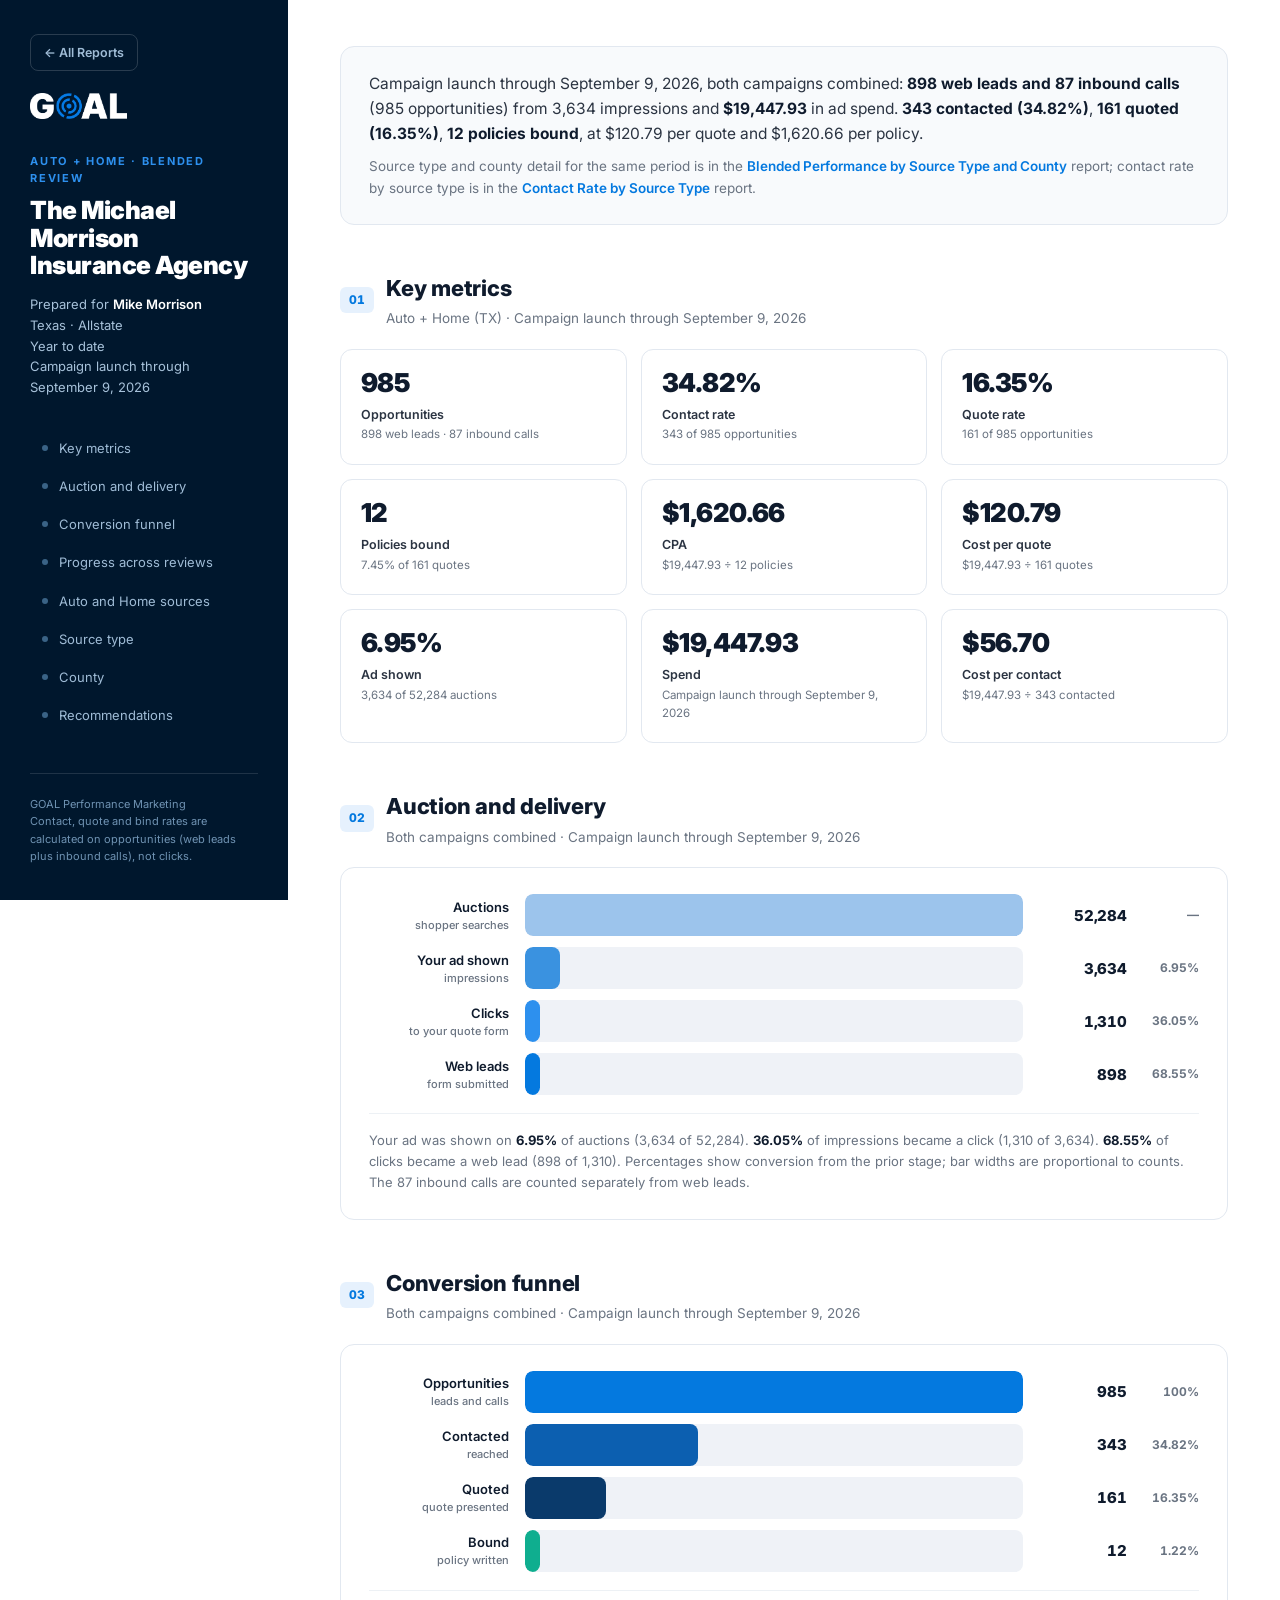
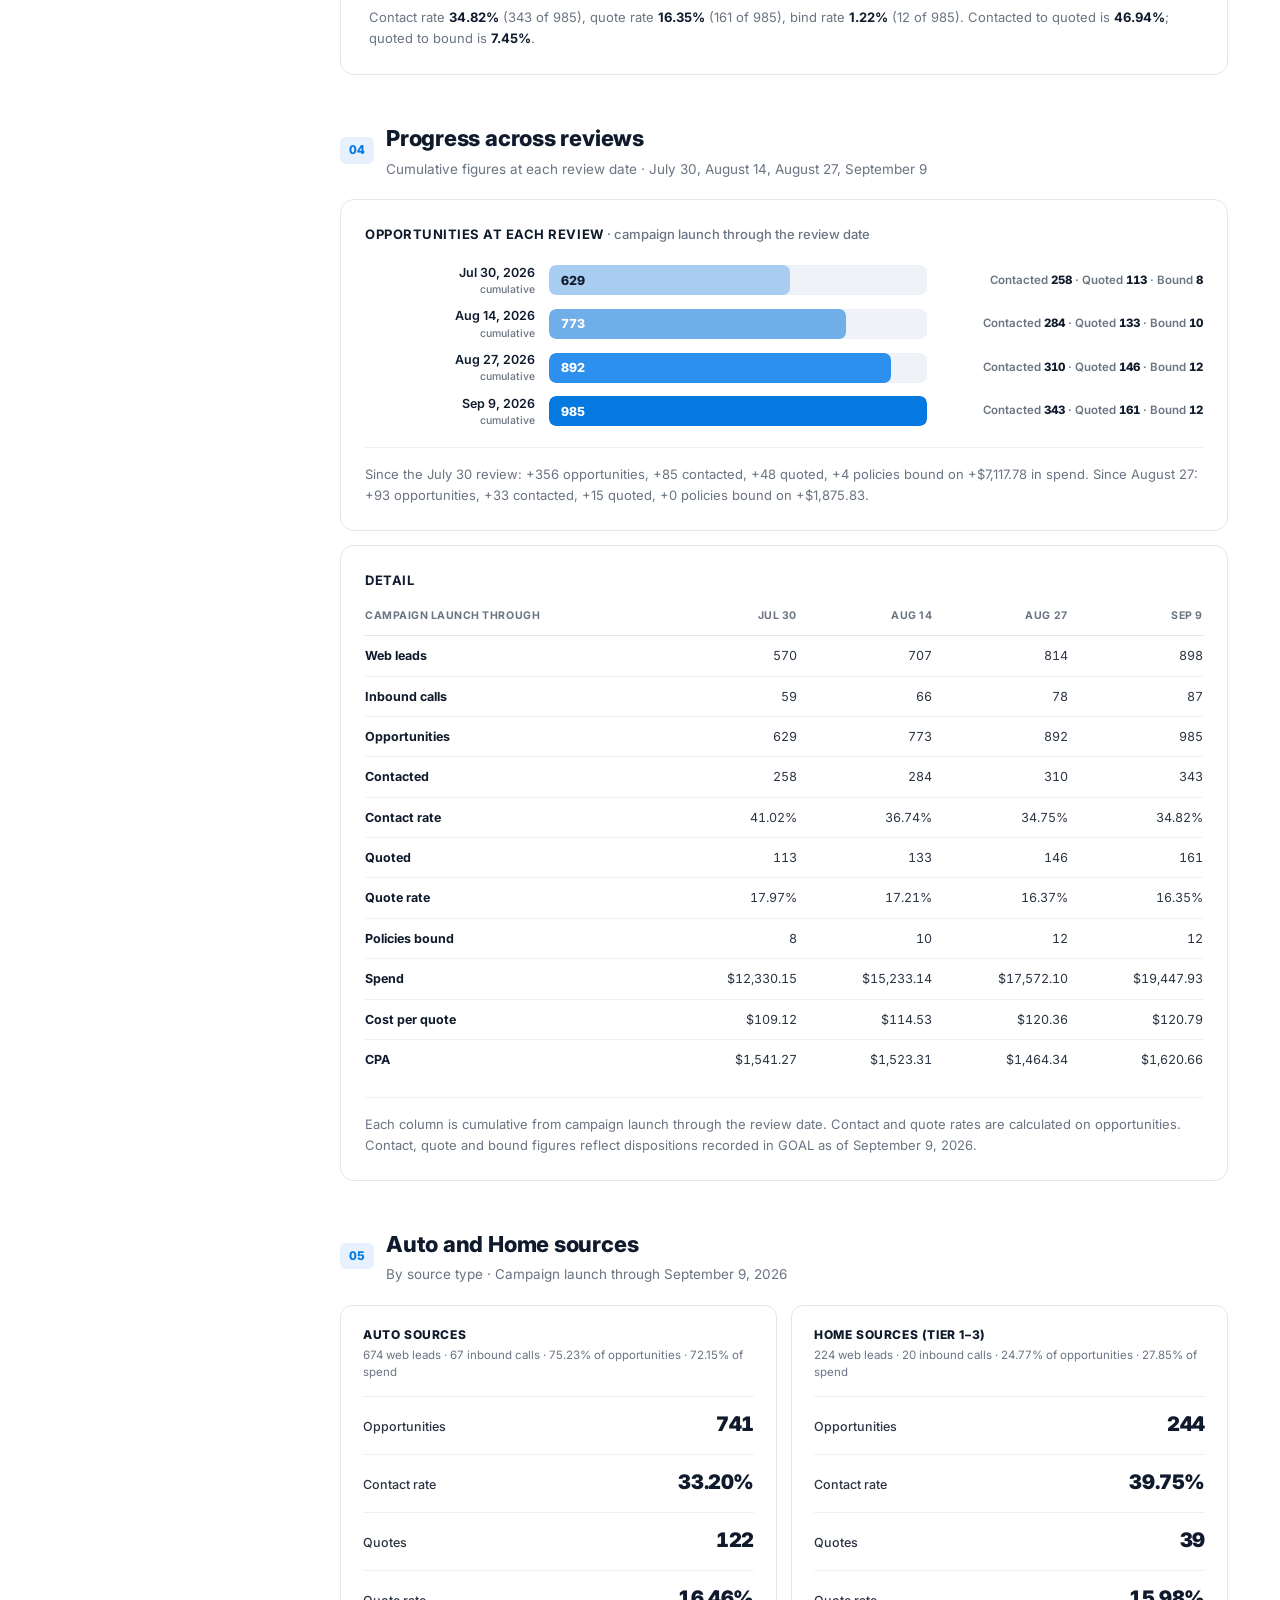
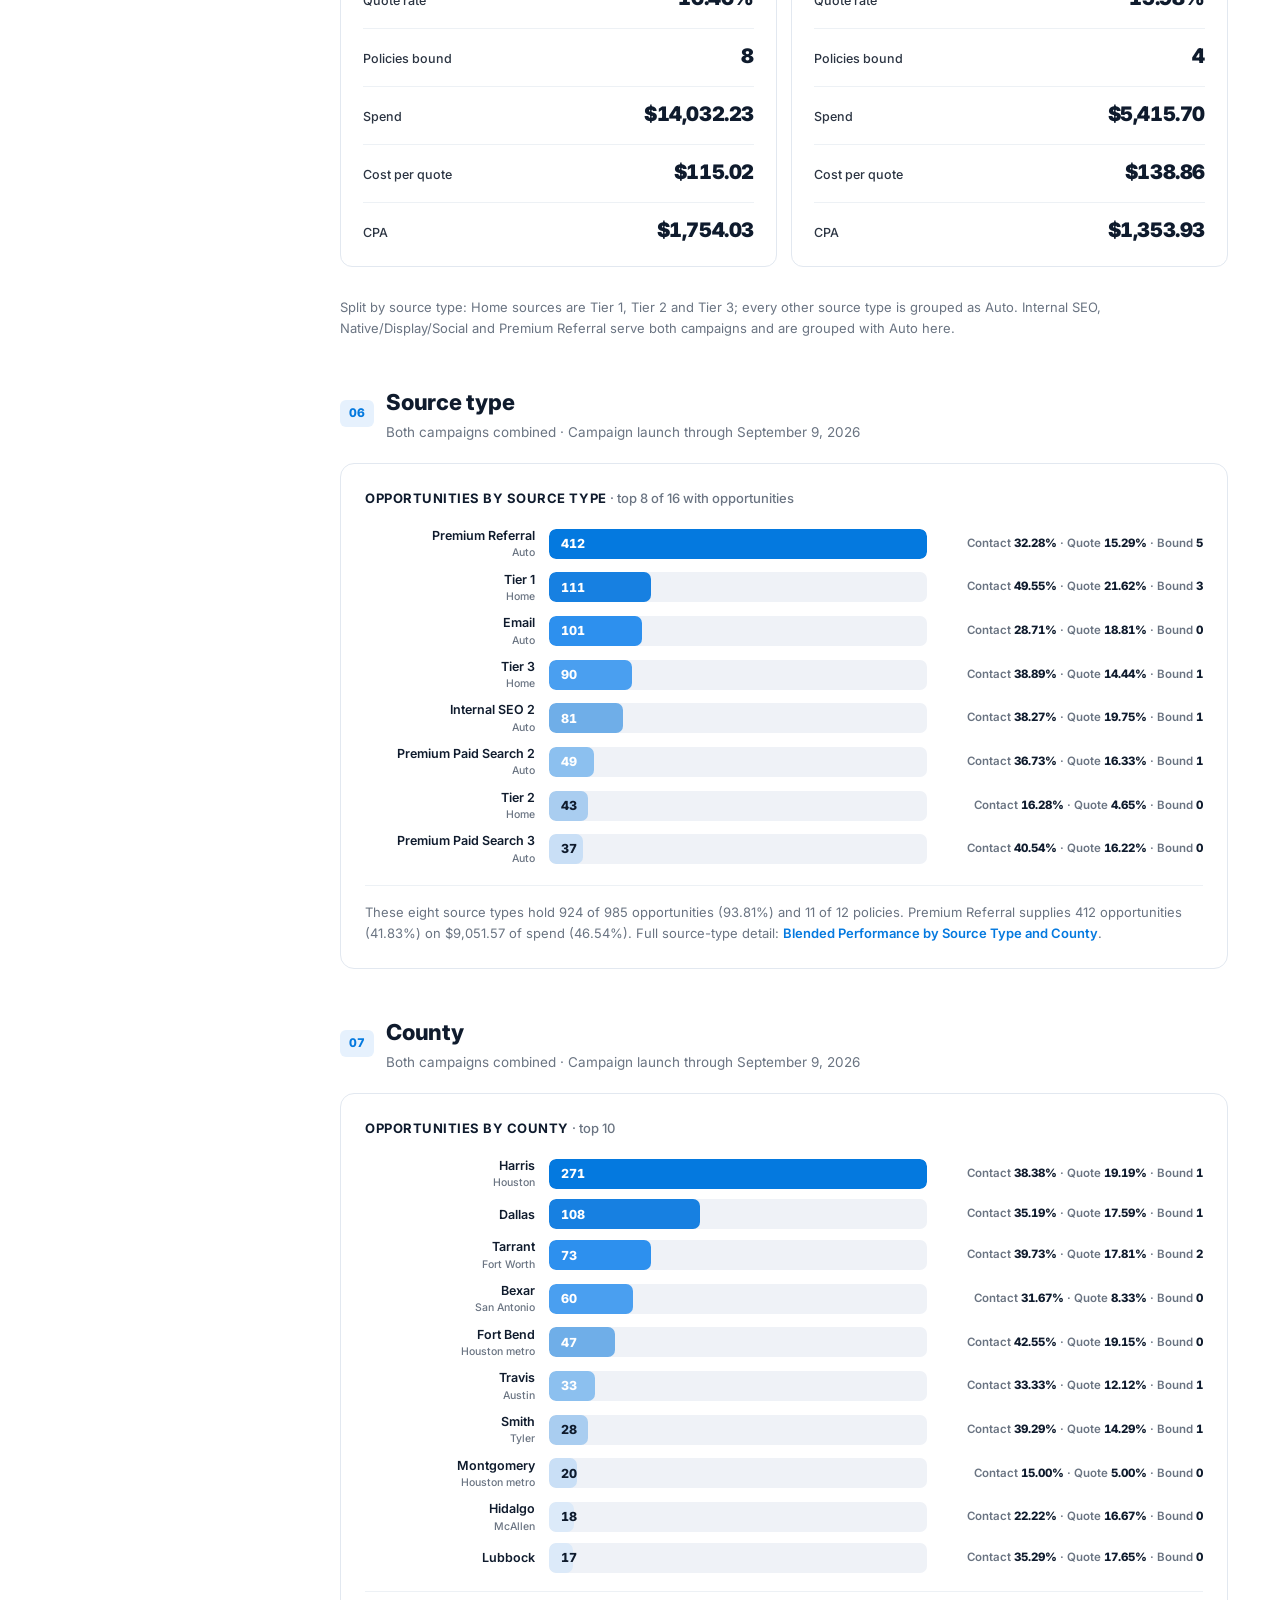
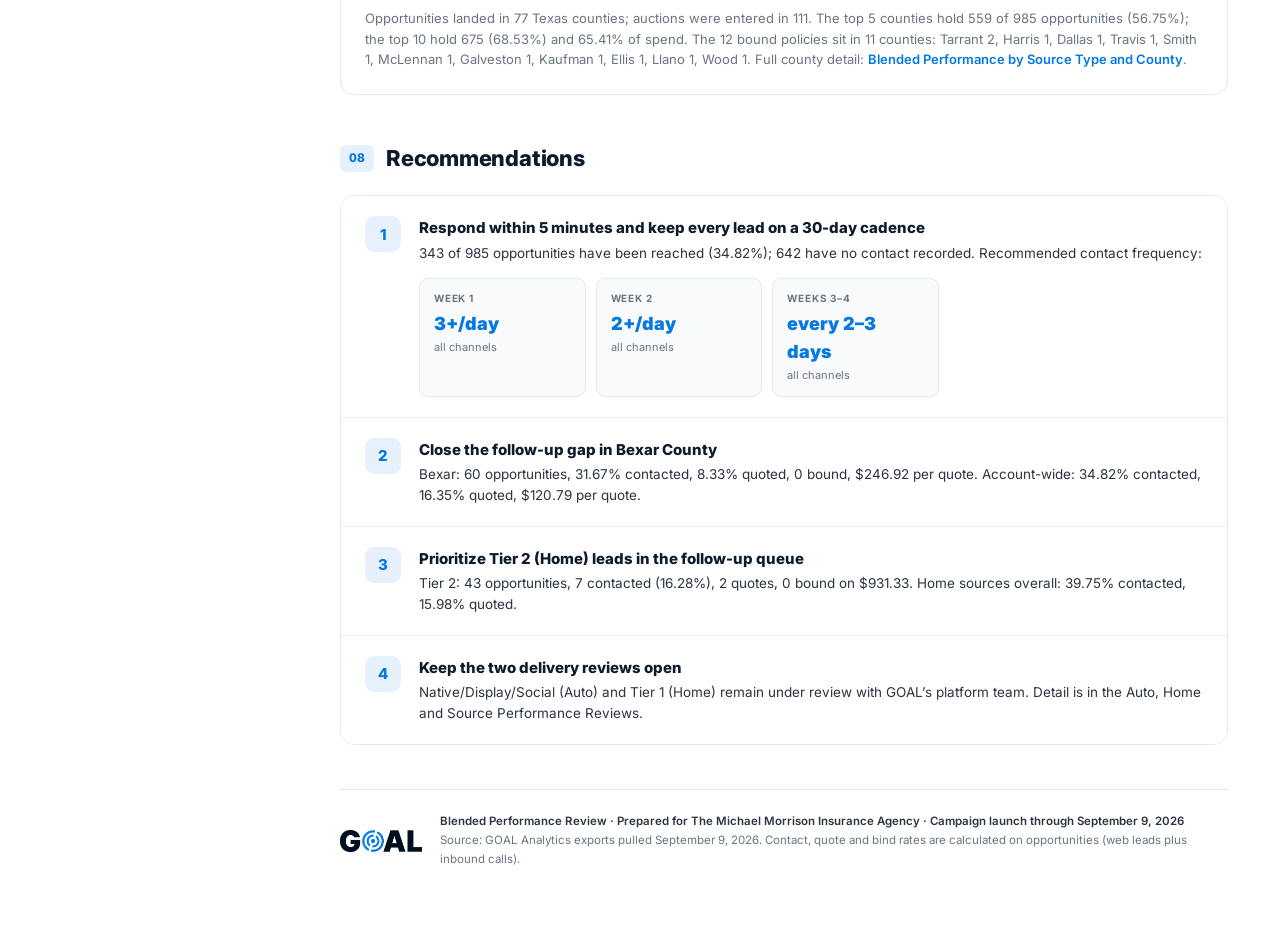
<file: reports/blended-performance-review.html>
<!DOCTYPE html>
<html lang="en">
<head>
<meta charset="UTF-8">
<meta name="viewport" content="width=device-width, initial-scale=1.0">
<title>The Michael Morrison Insurance Agency &middot; Blended Performance Review</title>
<link rel="preconnect" href="https://fonts.googleapis.com">
<link rel="preconnect" href="https://fonts.gstatic.com" crossorigin>
<link href="https://fonts.googleapis.com/css2?family=Inter:wght@400;500;600;700;800;900&display=swap" rel="stylesheet">
<link rel="stylesheet" href="../assets/report.css">
</head>
<body>
<div class="shell" data-screen-label="Blended performance review">

  <aside class="side">
    <a class="backlink" href="../index.html">&larr; All Reports</a>
    <img class="logo" src="../assets/goal-wordmark-white.png" alt="GOAL">
    <div class="eb">Auto + Home &middot; Blended Review</div>
    <h1>The Michael Morrison Insurance Agency</h1>
    <div class="who">Prepared for <b>Mike Morrison</b><br>Texas &middot; Allstate<br>Year to date<br>Campaign launch through September 9, 2026</div>
    <nav>
      <a href="#s1"><span class="dot"></span>Key metrics</a><a href="#s2"><span class="dot"></span>Auction and delivery</a><a href="#s3"><span class="dot"></span>Conversion funnel</a><a href="#s4"><span class="dot"></span>Progress across reviews</a><a href="#s5"><span class="dot"></span>Auto and Home sources</a><a href="#s6"><span class="dot"></span>Source type</a><a href="#s7"><span class="dot"></span>County</a><a href="#s8"><span class="dot"></span>Recommendations</a>
    </nav>
    <div class="foot">GOAL Performance Marketing<br>Contact, quote and bind rates are calculated on opportunities (web leads plus inbound calls), not clicks.</div>
  </aside>

  <main class="main">

    <div class="exec">
      <p>Campaign launch through September 9, 2026, both campaigns combined: <b>898 web leads and 87 inbound calls</b> (985 opportunities) from 3,634 impressions and <b>$19,447.93</b> in ad spend. <b>343 contacted (34.82%)</b>, <b>161 quoted (16.35%)</b>, <b>12 policies bound</b>, at $120.79 per quote and $1,620.66 per policy.</p><p>Source type and county detail for the same period is in the <a class="xlink" href="blended-source-county-review.html">Blended Performance by Source Type and County</a> report; contact rate by source type is in the <a class="xlink" href="contact-rate-by-source-review.html">Contact Rate by Source Type</a> report.</p>
    </div>

    <section class="block" id="s1">
      <div class="bhead"><span class="ix">01</span><div><h2>Key metrics</h2><p>Auto + Home (TX) &middot; Campaign launch through September 9, 2026</p></div></div>
<div class="kgrid"><div class="kc"><div class="v">985</div><div class="k">Opportunities</div><div class="d">898 web leads &middot; 87 inbound calls</div></div><div class="kc"><div class="v">34.82%</div><div class="k">Contact rate</div><div class="d">343 of 985 opportunities</div></div><div class="kc"><div class="v">16.35%</div><div class="k">Quote rate</div><div class="d">161 of 985 opportunities</div></div><div class="kc"><div class="v">12</div><div class="k">Policies bound</div><div class="d">7.45% of 161 quotes</div></div><div class="kc"><div class="v">$1,620.66</div><div class="k">CPA</div><div class="d">$19,447.93 &divide; 12 policies</div></div><div class="kc"><div class="v">$120.79</div><div class="k">Cost per quote</div><div class="d">$19,447.93 &divide; 161 quotes</div></div><div class="kc"><div class="v">6.95%</div><div class="k">Ad shown</div><div class="d">3,634 of 52,284 auctions</div></div><div class="kc"><div class="v">$19,447.93</div><div class="k">Spend</div><div class="d">Campaign launch through September 9, 2026</div></div><div class="kc"><div class="v">$56.70</div><div class="k">Cost per contact</div><div class="d">$19,447.93 &divide; 343 contacted</div></div></div>
    </section>

    <section class="block" id="s2">
      <div class="bhead"><span class="ix">02</span><div><h2>Auction and delivery</h2><p>Both campaigns combined &middot; Campaign launch through September 9, 2026</p></div></div>
<div class="fpanel"><div class="fstep"><div class="lab">Auctions<small>shopper searches</small></div><div class="fbar"><i style="background:#9cc4ec;color:#0F1B2D;--pw:100%" data-w="100"></i></div><div class="cnt">52,284</div><div class="pct">&mdash;</div></div><div class="fstep"><div class="lab">Your ad shown<small>impressions</small></div><div class="fbar"><i style="background:#3a92e0;--pw:6.95%" data-w="6.95"></i></div><div class="cnt">3,634</div><div class="pct">6.95%</div></div><div class="fstep"><div class="lab">Clicks<small>to your quote form</small></div><div class="fbar"><i style="background:#2D90EE;--pw:2.51%" data-w="2.51"></i></div><div class="cnt">1,310</div><div class="pct">36.05%</div></div><div class="fstep"><div class="lab">Web leads<small>form submitted</small></div><div class="fbar"><i style="background:#0479DF;--pw:1.72%" data-w="1.72"></i></div><div class="cnt">898</div><div class="pct">68.55%</div></div><div class="fnote">Your ad was shown on <b>6.95%</b> of auctions (3,634 of 52,284). <b>36.05%</b> of impressions became a click (1,310 of 3,634). <b>68.55%</b> of clicks became a web lead (898 of 1,310). Percentages show conversion from the prior stage; bar widths are proportional to counts. The 87 inbound calls are counted separately from web leads.</div></div>
    </section>

    <section class="block" id="s3">
      <div class="bhead"><span class="ix">03</span><div><h2>Conversion funnel</h2><p>Both campaigns combined &middot; Campaign launch through September 9, 2026</p></div></div>
<div class="fpanel"><div class="fstep"><div class="lab">Opportunities<small>leads and calls</small></div><div class="fbar"><i style="background:#0479DF;--pw:100%" data-w="100"></i></div><div class="cnt">985</div><div class="pct">100%</div></div><div class="fstep"><div class="lab">Contacted<small>reached</small></div><div class="fbar"><i style="background:#0c5fb0;--pw:34.82%" data-w="34.82"></i></div><div class="cnt">343</div><div class="pct">34.82%</div></div><div class="fstep"><div class="lab">Quoted<small>quote presented</small></div><div class="fbar"><i style="background:#0a3a6b;--pw:16.35%" data-w="16.35"></i></div><div class="cnt">161</div><div class="pct">16.35%</div></div><div class="fstep"><div class="lab">Bound<small>policy written</small></div><div class="fbar"><i style="background:#0fae8f;--pw:1.5%" data-w="1.5"></i></div><div class="cnt">12</div><div class="pct">1.22%</div></div><div class="fnote">Contact rate <b>34.82%</b> (343 of 985), quote rate <b>16.35%</b> (161 of 985), bind rate <b>1.22%</b> (12 of 985). Contacted to quoted is <b>46.94%</b>; quoted to bound is <b>7.45%</b>.</div></div>
    </section>

    <section class="block" id="s4">
      <div class="bhead"><span class="ix">04</span><div><h2>Progress across reviews</h2><p>Cumulative figures at each review date &middot; July 30, August 14, August 27, September 9</p></div></div>
<div class="panel"><div class="pt">Opportunities at each review <span>&middot; campaign launch through the review date</span></div><div class="srow"><div class="lab">Jul 30, 2026<small>cumulative</small></div><div class="sbar"><i class="lite" style="background:#A9CDF0;--pw:63.86%" data-w="63.86">629</i></div><div class="meta">Contacted <b>258</b> &middot; Quoted <b>113</b> &middot; Bound <b>8</b></div></div><div class="srow"><div class="lab">Aug 14, 2026<small>cumulative</small></div><div class="sbar"><i style="background:#6FAEE8;--pw:78.48%" data-w="78.48">773</i></div><div class="meta">Contacted <b>284</b> &middot; Quoted <b>133</b> &middot; Bound <b>10</b></div></div><div class="srow"><div class="lab">Aug 27, 2026<small>cumulative</small></div><div class="sbar"><i style="background:#2D90EE;--pw:90.56%" data-w="90.56">892</i></div><div class="meta">Contacted <b>310</b> &middot; Quoted <b>146</b> &middot; Bound <b>12</b></div></div><div class="srow"><div class="lab">Sep 9, 2026<small>cumulative</small></div><div class="sbar"><i style="background:#0479DF;--pw:100.0%" data-w="100.0">985</i></div><div class="meta">Contacted <b>343</b> &middot; Quoted <b>161</b> &middot; Bound <b>12</b></div></div><div class="fnote">Since the July 30 review: +356 opportunities, +85 contacted, +48 quoted, +4 policies bound on +$7,117.78 in spend. Since August 27: +93 opportunities, +33 contacted, +15 quoted, +0 policies bound on +$1,875.83.</div></div><div class="panel"><div class="pt">Detail</div><table class="dt"><thead><tr><th>Campaign launch through</th><th class="r">Jul 30</th><th class="r">Aug 14</th><th class="r">Aug 27</th><th class="r">Sep 9</th></tr></thead><tbody><tr><td class="nm">Web leads</td><td class="r">570</td><td class="r">707</td><td class="r">814</td><td class="r">898</td></tr><tr><td class="nm">Inbound calls</td><td class="r">59</td><td class="r">66</td><td class="r">78</td><td class="r">87</td></tr><tr><td class="nm">Opportunities</td><td class="r">629</td><td class="r">773</td><td class="r">892</td><td class="r">985</td></tr><tr><td class="nm">Contacted</td><td class="r">258</td><td class="r">284</td><td class="r">310</td><td class="r">343</td></tr><tr><td class="nm">Contact rate</td><td class="r">41.02%</td><td class="r">36.74%</td><td class="r">34.75%</td><td class="r">34.82%</td></tr><tr><td class="nm">Quoted</td><td class="r">113</td><td class="r">133</td><td class="r">146</td><td class="r">161</td></tr><tr><td class="nm">Quote rate</td><td class="r">17.97%</td><td class="r">17.21%</td><td class="r">16.37%</td><td class="r">16.35%</td></tr><tr><td class="nm">Policies bound</td><td class="r">8</td><td class="r">10</td><td class="r">12</td><td class="r">12</td></tr><tr><td class="nm">Spend</td><td class="r">$12,330.15</td><td class="r">$15,233.14</td><td class="r">$17,572.10</td><td class="r">$19,447.93</td></tr><tr><td class="nm">Cost per quote</td><td class="r">$109.12</td><td class="r">$114.53</td><td class="r">$120.36</td><td class="r">$120.79</td></tr><tr><td class="nm">CPA</td><td class="r">$1,541.27</td><td class="r">$1,523.31</td><td class="r">$1,464.34</td><td class="r">$1,620.66</td></tr></tbody></table><div class="fnote">Each column is cumulative from campaign launch through the review date. Contact and quote rates are calculated on opportunities. Contact, quote and bound figures reflect dispositions recorded in GOAL as of September 9, 2026.</div></div>
    </section>

    <section class="block" id="s5">
      <div class="bhead"><span class="ix">05</span><div><h2>Auto and Home sources</h2><p>By source type &middot; Campaign launch through September 9, 2026</p></div></div>
<div class="two"><div class="cc"><div class="t">Auto sources</div><div class="sb">674 web leads &middot; 67 inbound calls &middot; 75.23% of opportunities &middot; 72.15% of spend</div><div class="rowv"><span class="l">Opportunities</span><span class="n">741</span></div><div class="rowv"><span class="l">Contact rate</span><span class="n">33.20%</span></div><div class="rowv"><span class="l">Quotes</span><span class="n">122</span></div><div class="rowv"><span class="l">Quote rate</span><span class="n">16.46%</span></div><div class="rowv"><span class="l">Policies bound</span><span class="n">8</span></div><div class="rowv"><span class="l">Spend</span><span class="n">$14,032.23</span></div><div class="rowv"><span class="l">Cost per quote</span><span class="n">$115.02</span></div><div class="rowv"><span class="l">CPA</span><span class="n">$1,754.03</span></div></div><div class="cc"><div class="t">Home sources (Tier 1&ndash;3)</div><div class="sb">224 web leads &middot; 20 inbound calls &middot; 24.77% of opportunities &middot; 27.85% of spend</div><div class="rowv"><span class="l">Opportunities</span><span class="n">244</span></div><div class="rowv"><span class="l">Contact rate</span><span class="n">39.75%</span></div><div class="rowv"><span class="l">Quotes</span><span class="n">39</span></div><div class="rowv"><span class="l">Quote rate</span><span class="n">15.98%</span></div><div class="rowv"><span class="l">Policies bound</span><span class="n">4</span></div><div class="rowv"><span class="l">Spend</span><span class="n">$5,415.70</span></div><div class="rowv"><span class="l">Cost per quote</span><span class="n">$138.86</span></div><div class="rowv"><span class="l">CPA</span><span class="n">$1,353.93</span></div></div></div><div class="fnote" style="border-top:none;padding-top:12px;">Split by source type: Home sources are Tier 1, Tier 2 and Tier 3; every other source type is grouped as Auto. Internal SEO, Native/Display/Social and Premium Referral serve both campaigns and are grouped with Auto here.</div>
    </section>

    <section class="block" id="s6">
      <div class="bhead"><span class="ix">06</span><div><h2>Source type</h2><p>Both campaigns combined &middot; Campaign launch through September 9, 2026</p></div></div>
<div class="panel"><div class="pt">Opportunities by source type <span>&middot; top 8 of 16 with opportunities</span></div><div class="srow"><div class="lab">Premium Referral<small>Auto</small></div><div class="sbar"><i style="background:#0479DF;--pw:100.0%" data-w="100.0">412</i></div><div class="meta">Contact <b>32.28%</b> &middot; Quote <b>15.29%</b> &middot; Bound <b>5</b></div></div><div class="srow"><div class="lab">Tier 1<small>Home</small></div><div class="sbar"><i style="background:#1780E1;--pw:26.94%" data-w="26.94">111</i></div><div class="meta">Contact <b>49.55%</b> &middot; Quote <b>21.62%</b> &middot; Bound <b>3</b></div></div><div class="srow"><div class="lab">Email<small>Auto</small></div><div class="sbar"><i style="background:#2D90EE;--pw:24.51%" data-w="24.51">101</i></div><div class="meta">Contact <b>28.71%</b> &middot; Quote <b>18.81%</b> &middot; Bound <b>0</b></div></div><div class="srow"><div class="lab">Tier 3<small>Home</small></div><div class="sbar"><i style="background:#4A9FF0;--pw:21.84%" data-w="21.84">90</i></div><div class="meta">Contact <b>38.89%</b> &middot; Quote <b>14.44%</b> &middot; Bound <b>1</b></div></div><div class="srow"><div class="lab">Internal SEO 2<small>Auto</small></div><div class="sbar"><i style="background:#6FAEE8;--pw:19.66%" data-w="19.66">81</i></div><div class="meta">Contact <b>38.27%</b> &middot; Quote <b>19.75%</b> &middot; Bound <b>1</b></div></div><div class="srow"><div class="lab">Premium Paid Search 2<small>Auto</small></div><div class="sbar"><i style="background:#8CC0EF;--pw:11.89%" data-w="11.89">49</i></div><div class="meta">Contact <b>36.73%</b> &middot; Quote <b>16.33%</b> &middot; Bound <b>1</b></div></div><div class="srow"><div class="lab">Tier 2<small>Home</small></div><div class="sbar"><i class="lite" style="background:#A9CDF0;--pw:10.44%" data-w="10.44">43</i></div><div class="meta">Contact <b>16.28%</b> &middot; Quote <b>4.65%</b> &middot; Bound <b>0</b></div></div><div class="srow"><div class="lab">Premium Paid Search 3<small>Auto</small></div><div class="sbar"><i class="lite" style="background:#C9DFF6;--pw:8.98%" data-w="8.98">37</i></div><div class="meta">Contact <b>40.54%</b> &middot; Quote <b>16.22%</b> &middot; Bound <b>0</b></div></div><div class="fnote">These eight source types hold 924 of 985 opportunities (93.81%) and 11 of 12 policies. Premium Referral supplies 412 opportunities (41.83%) on $9,051.57 of spend (46.54%). Full source-type detail: <a class="xlink" href="blended-source-county-review.html#s2">Blended Performance by Source Type and County</a>.</div></div>
    </section>

    <section class="block" id="s7">
      <div class="bhead"><span class="ix">07</span><div><h2>County</h2><p>Both campaigns combined &middot; Campaign launch through September 9, 2026</p></div></div>
<div class="panel"><div class="pt">Opportunities by county <span>&middot; top 10</span></div><div class="srow"><div class="lab">Harris<small>Houston</small></div><div class="sbar"><i style="background:#0479DF;--pw:100.0%" data-w="100.0">271</i></div><div class="meta">Contact <b>38.38%</b> &middot; Quote <b>19.19%</b> &middot; Bound <b>1</b></div></div><div class="srow"><div class="lab">Dallas</div><div class="sbar"><i style="background:#1780E1;--pw:39.85%" data-w="39.85">108</i></div><div class="meta">Contact <b>35.19%</b> &middot; Quote <b>17.59%</b> &middot; Bound <b>1</b></div></div><div class="srow"><div class="lab">Tarrant<small>Fort Worth</small></div><div class="sbar"><i style="background:#2D90EE;--pw:26.94%" data-w="26.94">73</i></div><div class="meta">Contact <b>39.73%</b> &middot; Quote <b>17.81%</b> &middot; Bound <b>2</b></div></div><div class="srow"><div class="lab">Bexar<small>San Antonio</small></div><div class="sbar"><i style="background:#4A9FF0;--pw:22.14%" data-w="22.14">60</i></div><div class="meta">Contact <b>31.67%</b> &middot; Quote <b>8.33%</b> &middot; Bound <b>0</b></div></div><div class="srow"><div class="lab">Fort Bend<small>Houston metro</small></div><div class="sbar"><i style="background:#6FAEE8;--pw:17.34%" data-w="17.34">47</i></div><div class="meta">Contact <b>42.55%</b> &middot; Quote <b>19.15%</b> &middot; Bound <b>0</b></div></div><div class="srow"><div class="lab">Travis<small>Austin</small></div><div class="sbar"><i style="background:#8CC0EF;--pw:12.18%" data-w="12.18">33</i></div><div class="meta">Contact <b>33.33%</b> &middot; Quote <b>12.12%</b> &middot; Bound <b>1</b></div></div><div class="srow"><div class="lab">Smith<small>Tyler</small></div><div class="sbar"><i class="lite" style="background:#A9CDF0;--pw:10.33%" data-w="10.33">28</i></div><div class="meta">Contact <b>39.29%</b> &middot; Quote <b>14.29%</b> &middot; Bound <b>1</b></div></div><div class="srow"><div class="lab">Montgomery<small>Houston metro</small></div><div class="sbar"><i class="lite" style="background:#C9DFF6;--pw:7.38%" data-w="7.38">20</i></div><div class="meta">Contact <b>15.00%</b> &middot; Quote <b>5.00%</b> &middot; Bound <b>0</b></div></div><div class="srow"><div class="lab">Hidalgo<small>McAllen</small></div><div class="sbar"><i class="lite" style="background:#DCEAF9;--pw:6.64%" data-w="6.64">18</i></div><div class="meta">Contact <b>22.22%</b> &middot; Quote <b>16.67%</b> &middot; Bound <b>0</b></div></div><div class="srow"><div class="lab">Lubbock</div><div class="sbar"><i class="lite" style="background:#DCEAF9;--pw:6.27%" data-w="6.27">17</i></div><div class="meta">Contact <b>35.29%</b> &middot; Quote <b>17.65%</b> &middot; Bound <b>0</b></div></div><div class="fnote">Opportunities landed in 77 Texas counties; auctions were entered in 111. The top 5 counties hold 559 of 985 opportunities (56.75%); the top 10 hold 675 (68.53%) and 65.41% of spend. The 12 bound policies sit in 11 counties: Tarrant 2, Harris 1, Dallas 1, Travis 1, Smith 1, McLennan 1, Galveston 1, Kaufman 1, Ellis 1, Llano 1, Wood 1. Full county detail: <a class="xlink" href="blended-source-county-review.html#s4">Blended Performance by Source Type and County</a>.</div></div>
    </section>

    <section class="block" id="s8" style="margin-bottom:0;">
      <div class="bhead"><span class="ix">08</span><div><h2>Recommendations</h2></div></div>
<div class="plan"><div class="pstep"><div class="num">1</div><div><div class="h">Respond within 5 minutes and keep every lead on a 30-day cadence</div><div class="b">343 of 985 opportunities have been reached (34.82%); 642 have no contact recorded. Recommended contact frequency:<div class="cad"><div class="c"><div class="w">Week 1</div><div class="n">3+/day</div><div class="s">all channels</div></div><div class="c"><div class="w">Week 2</div><div class="n">2+/day</div><div class="s">all channels</div></div><div class="c"><div class="w">Weeks 3&ndash;4</div><div class="n">every 2&ndash;3 days</div><div class="s">all channels</div></div></div></div></div></div><div class="pstep"><div class="num">2</div><div><div class="h">Close the follow-up gap in Bexar County</div><div class="b">Bexar: 60 opportunities, 31.67% contacted, 8.33% quoted, 0 bound, $246.92 per quote. Account-wide: 34.82% contacted, 16.35% quoted, $120.79 per quote.</div></div></div><div class="pstep"><div class="num">3</div><div><div class="h">Prioritize Tier 2 (Home) leads in the follow-up queue</div><div class="b">Tier 2: 43 opportunities, 7 contacted (16.28%), 2 quotes, 0 bound on $931.33. Home sources overall: 39.75% contacted, 15.98% quoted.</div></div></div><div class="pstep"><div class="num">4</div><div><div class="h">Keep the two delivery reviews open</div><div class="b">Native/Display/Social (Auto) and Tier 1 (Home) remain under review with GOAL&rsquo;s platform team. Detail is in the Auto, Home and Source Performance Reviews.</div></div></div></div>
    </section>


    <div class="rfoot">
      <img src="../assets/goal-wordmark-black.png" alt="GOAL">
      <div class="t"><b>Blended Performance Review &middot; Prepared for The Michael Morrison Insurance Agency &middot; Campaign launch through September 9, 2026</b><br>Source: GOAL Analytics exports pulled September 9, 2026. Contact, quote and bind rates are calculated on opportunities (web leads plus inbound calls).</div>
    </div>

  </main>
</div>

<script>
function paint(root){
  root.querySelectorAll('[data-w]').forEach(function(b){b.style.width=b.dataset.w+'%';});
  root.querySelectorAll('.seg').forEach(function(s){
    var d=+s.dataset.dash,o=+(s.dataset.offset||0);
    s.setAttribute('stroke-dashoffset',-o);
    s.style.transition='stroke-dasharray 1.1s cubic-bezier(.2,.7,.2,1)';
    requestAnimationFrame(function(){s.setAttribute('stroke-dasharray',d+' '+(100-d));});
  });
}
var io=new IntersectionObserver(function(es){es.forEach(function(e){if(e.isIntersecting){paint(e.target);io.unobserve(e.target);}});},{threshold:.15});
document.querySelectorAll('.fpanel,.split,.panel').forEach(function(el){io.observe(el);});
window.addEventListener('beforeprint',function(){paint(document);});
</script>
</body>
</html>
</file>
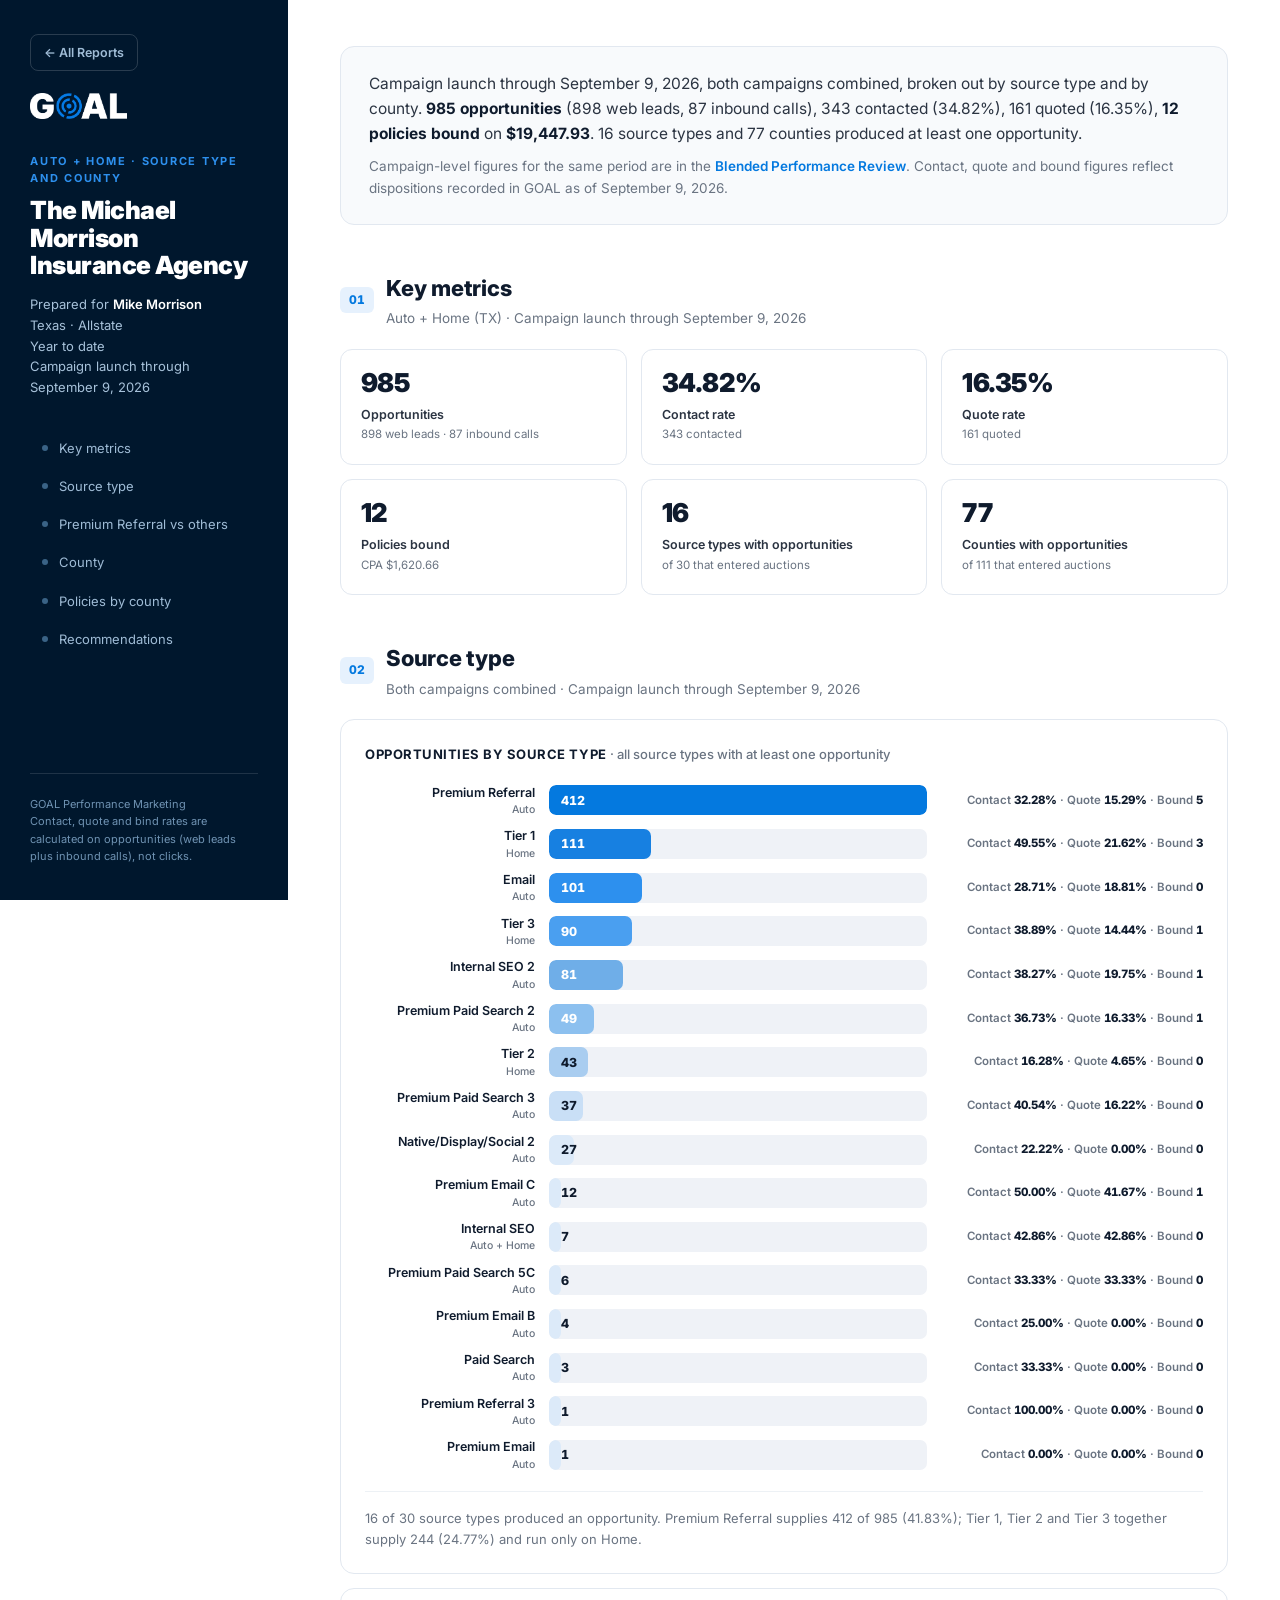
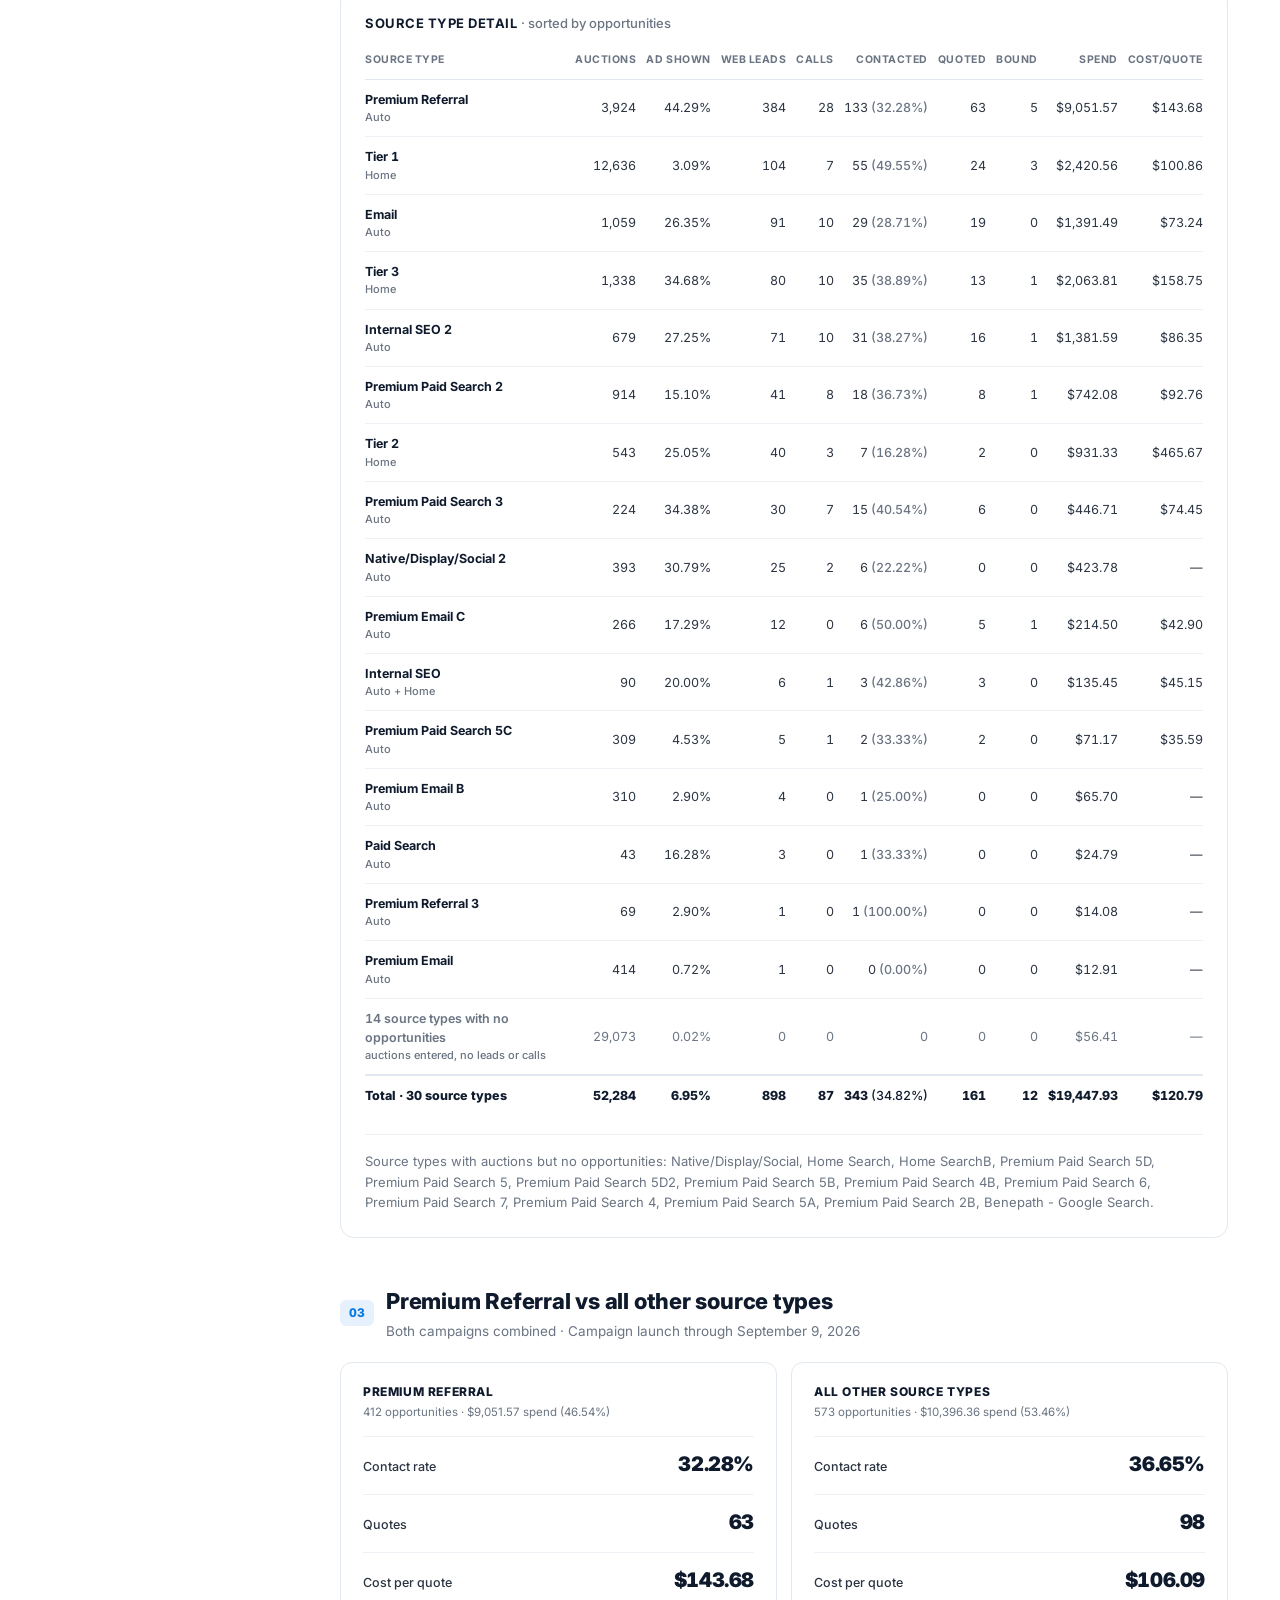
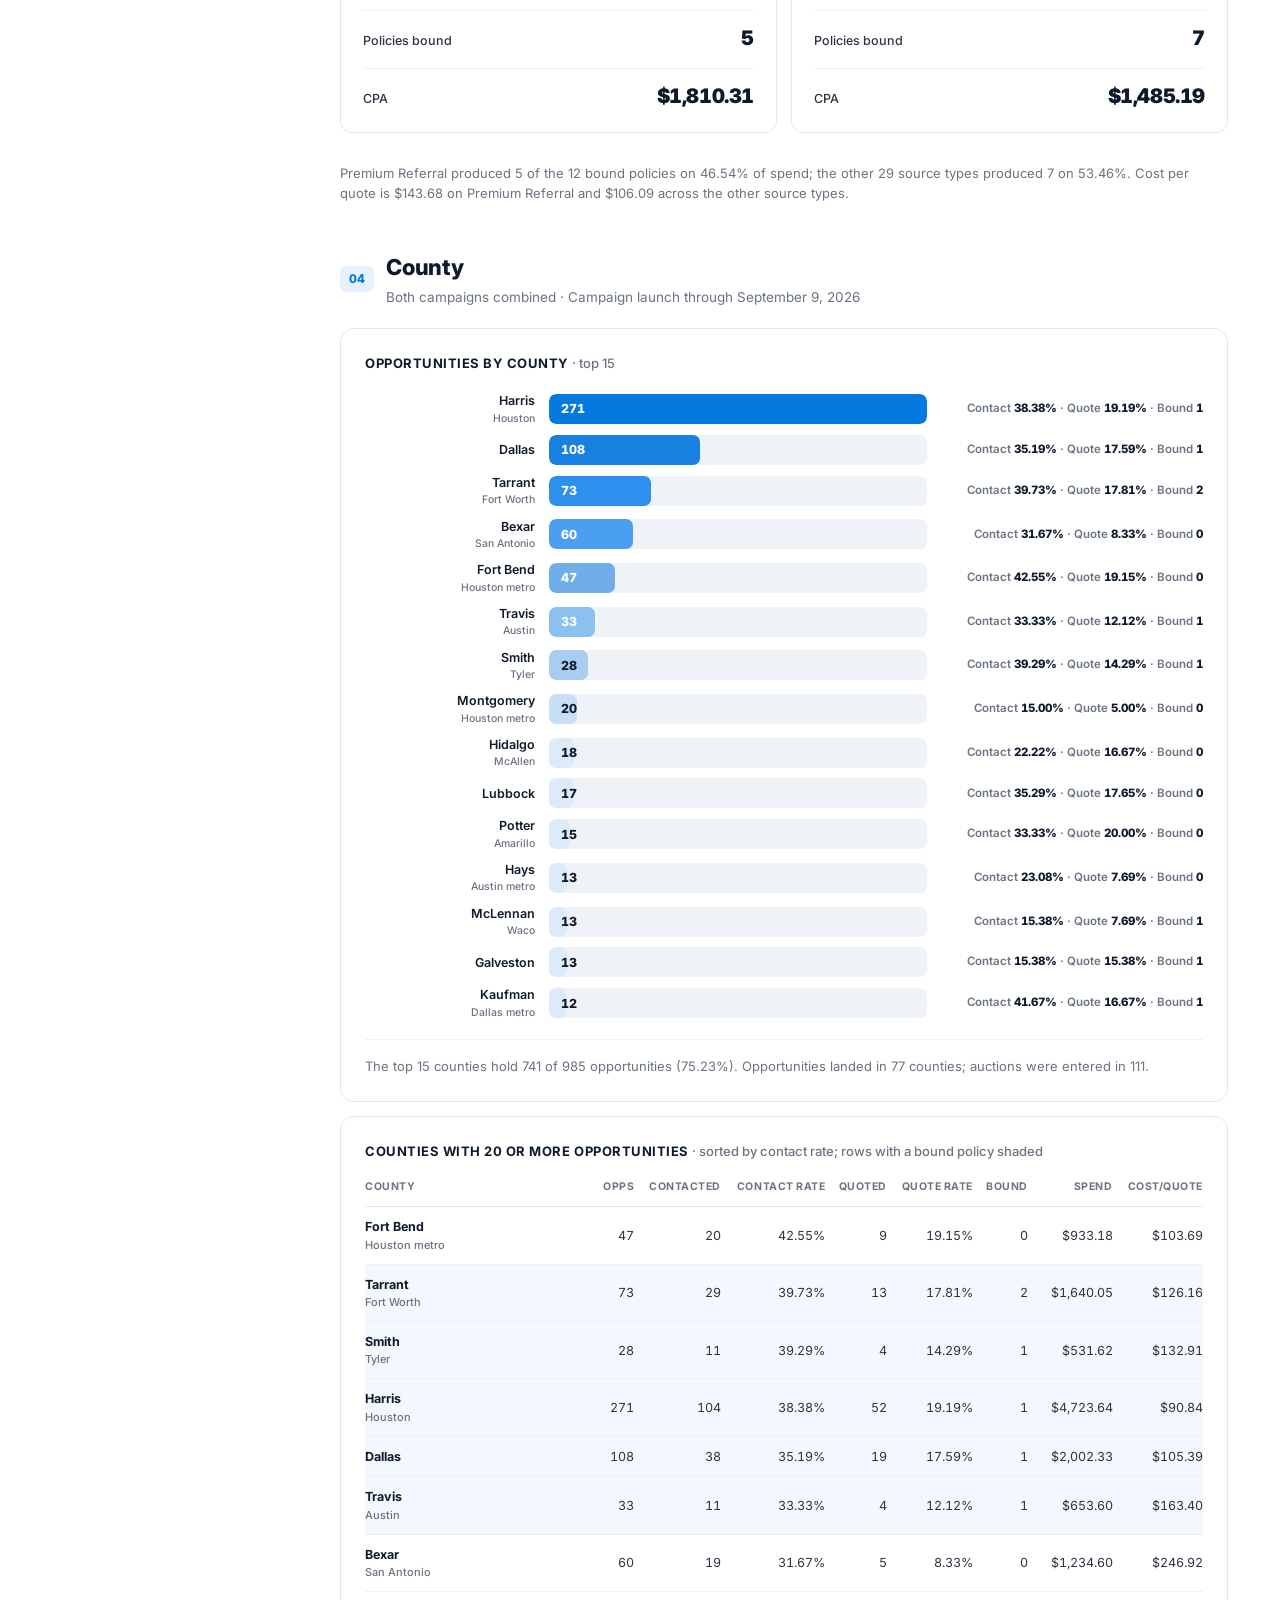
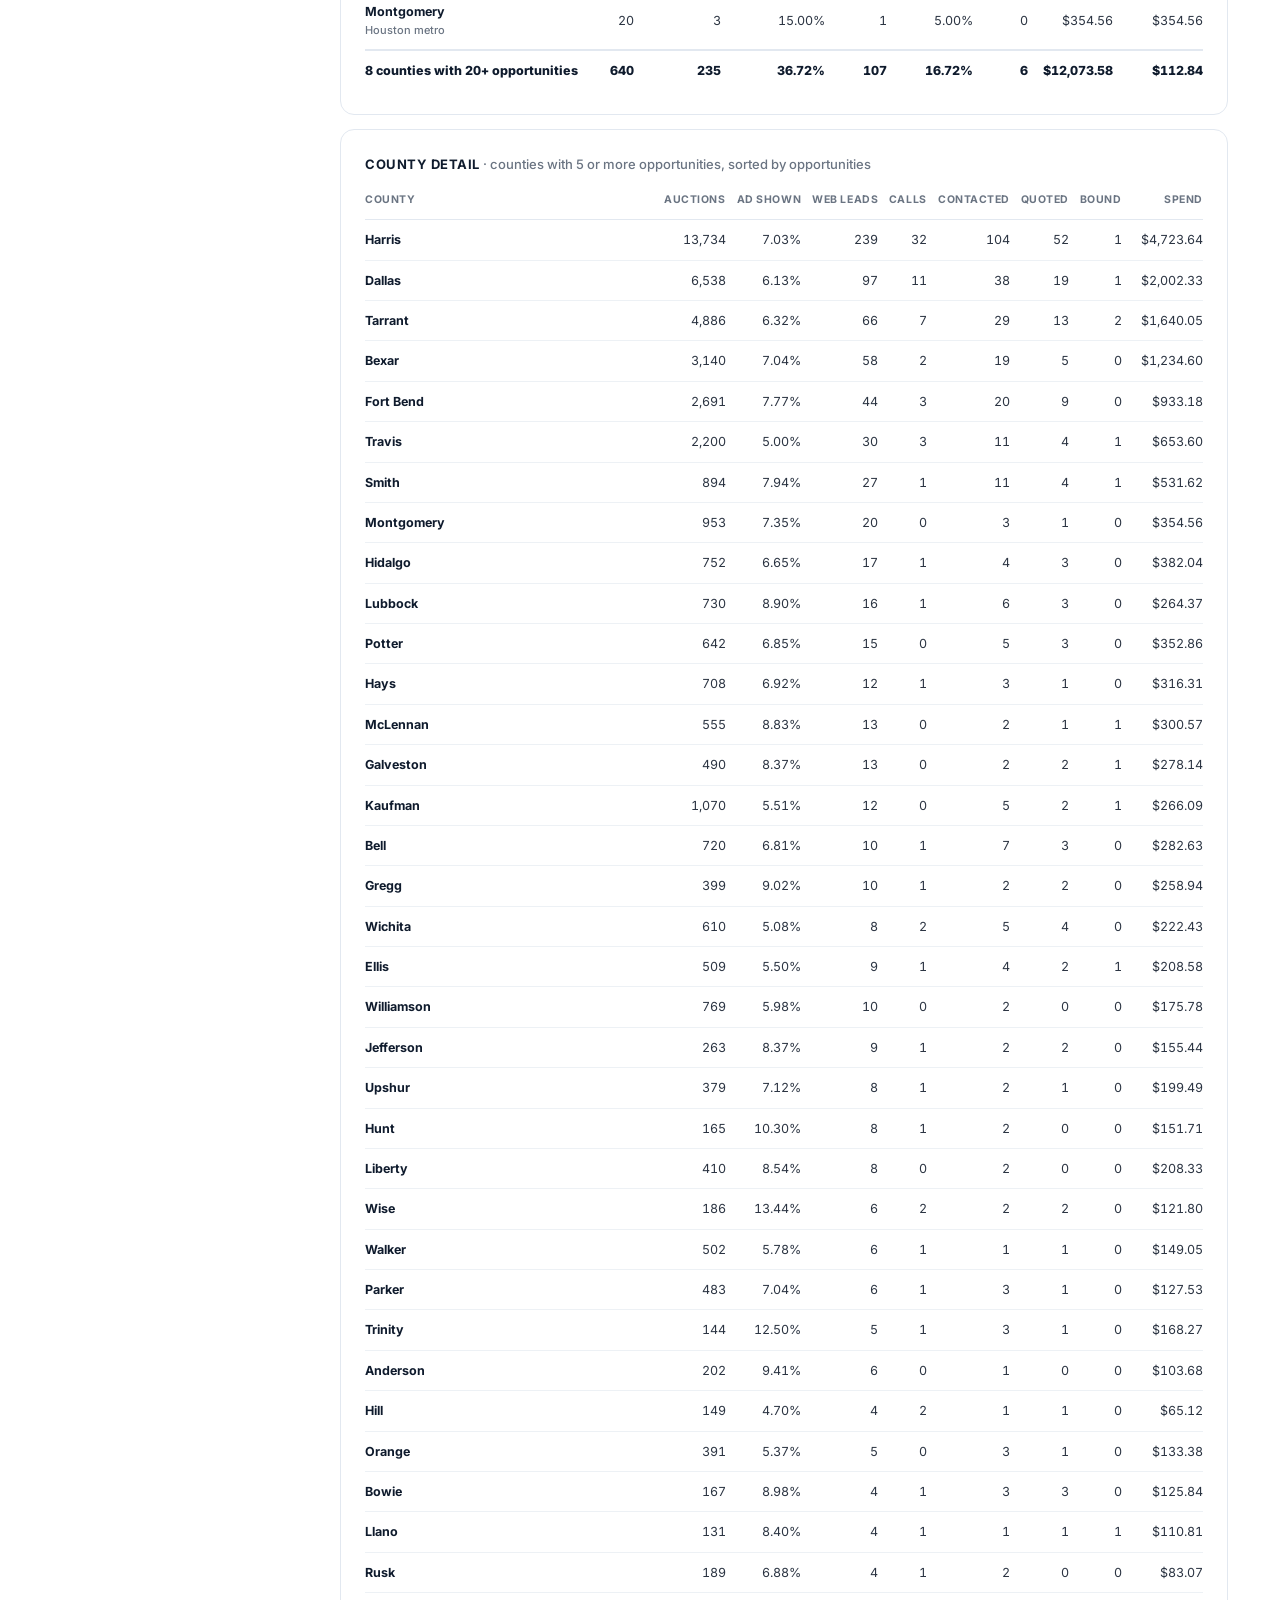
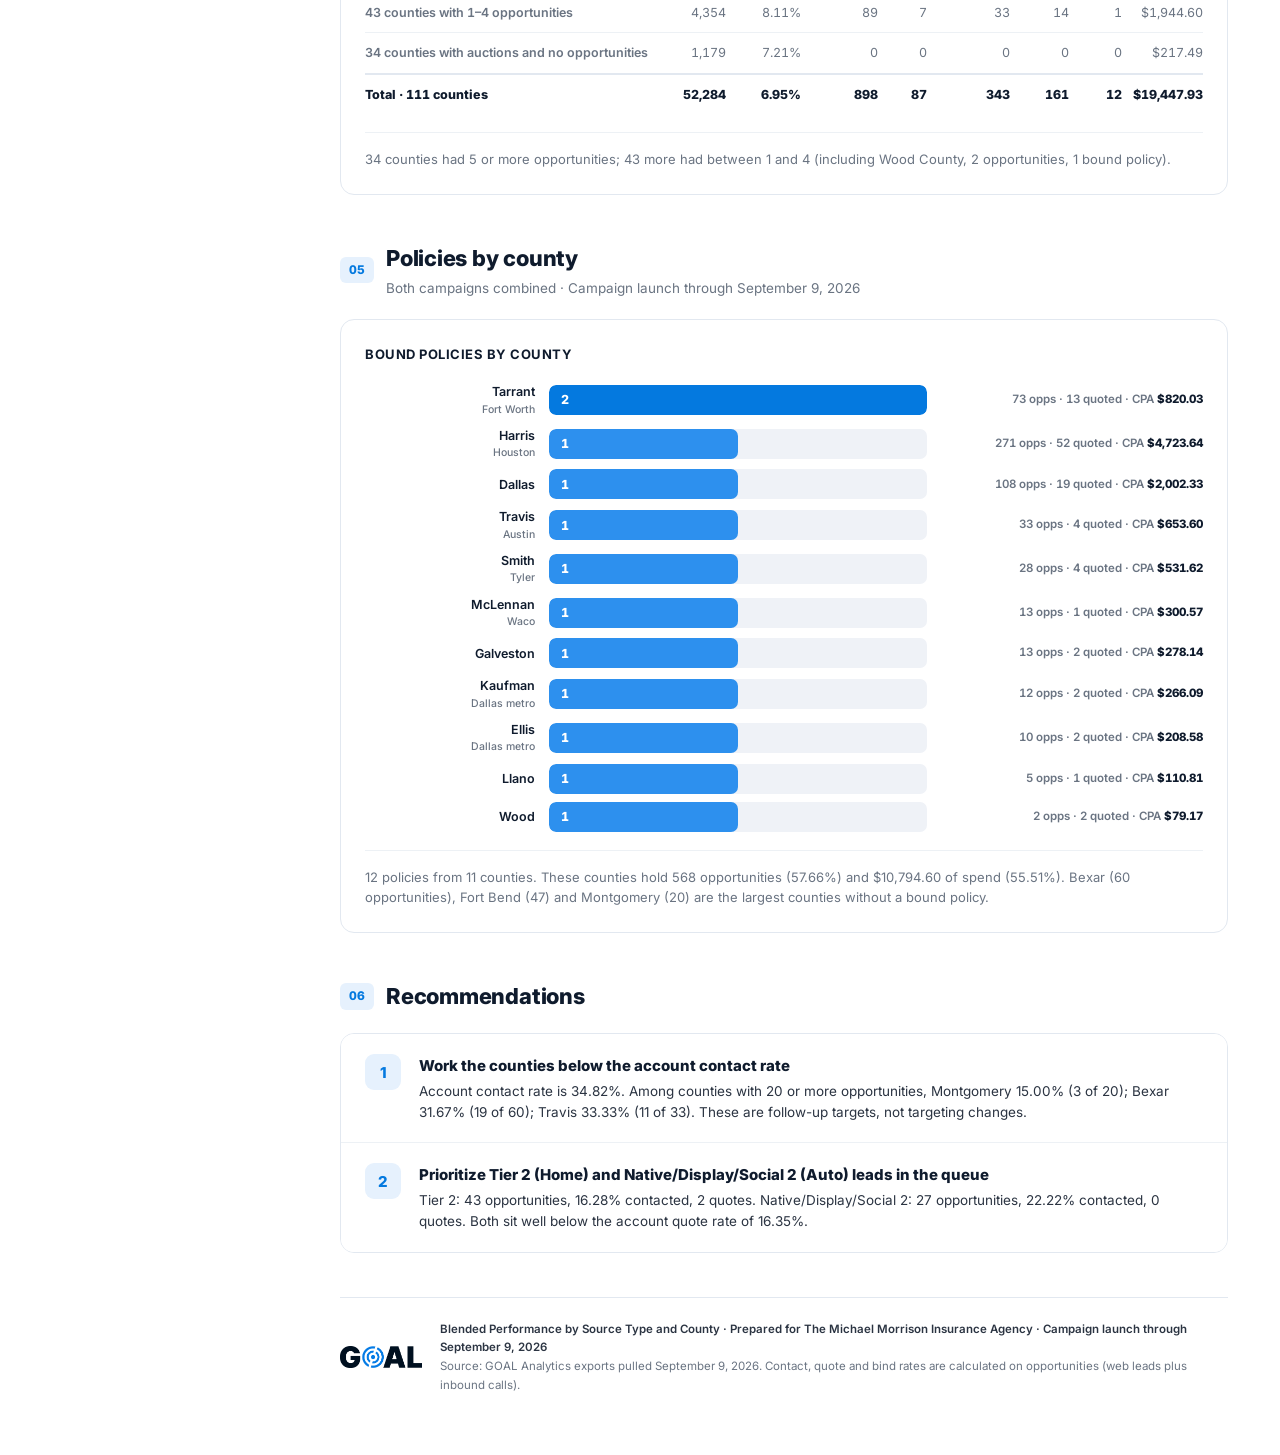
<file: reports/blended-source-county-review.html>
<!DOCTYPE html>
<html lang="en">
<head>
<meta charset="UTF-8">
<meta name="viewport" content="width=device-width, initial-scale=1.0">
<title>The Michael Morrison Insurance Agency &middot; Blended Performance by Source Type and County</title>
<link rel="preconnect" href="https://fonts.googleapis.com">
<link rel="preconnect" href="https://fonts.gstatic.com" crossorigin>
<link href="https://fonts.googleapis.com/css2?family=Inter:wght@400;500;600;700;800;900&display=swap" rel="stylesheet">
<link rel="stylesheet" href="../assets/report.css">
</head>
<body>
<div class="shell" data-screen-label="Blended source type and county review">

  <aside class="side">
    <a class="backlink" href="../index.html">&larr; All Reports</a>
    <img class="logo" src="../assets/goal-wordmark-white.png" alt="GOAL">
    <div class="eb">Auto + Home &middot; Source Type and County</div>
    <h1>The Michael Morrison Insurance Agency</h1>
    <div class="who">Prepared for <b>Mike Morrison</b><br>Texas &middot; Allstate<br>Year to date<br>Campaign launch through September 9, 2026</div>
    <nav>
      <a href="#s1"><span class="dot"></span>Key metrics</a><a href="#s2"><span class="dot"></span>Source type</a><a href="#s3"><span class="dot"></span>Premium Referral vs others</a><a href="#s4"><span class="dot"></span>County</a><a href="#s5"><span class="dot"></span>Policies by county</a><a href="#s6"><span class="dot"></span>Recommendations</a>
    </nav>
    <div class="foot">GOAL Performance Marketing<br>Contact, quote and bind rates are calculated on opportunities (web leads plus inbound calls), not clicks.</div>
  </aside>

  <main class="main">

    <div class="exec">
      <p>Campaign launch through September 9, 2026, both campaigns combined, broken out by source type and by county. <b>985 opportunities</b> (898 web leads, 87 inbound calls), 343 contacted (34.82%), 161 quoted (16.35%), <b>12 policies bound</b> on <b>$19,447.93</b>. 16 source types and 77 counties produced at least one opportunity.</p><p>Campaign-level figures for the same period are in the <a class="xlink" href="blended-performance-review.html">Blended Performance Review</a>. Contact, quote and bound figures reflect dispositions recorded in GOAL as of September 9, 2026.</p>
    </div>

    <section class="block" id="s1">
      <div class="bhead"><span class="ix">01</span><div><h2>Key metrics</h2><p>Auto + Home (TX) &middot; Campaign launch through September 9, 2026</p></div></div>
<div class="kgrid"><div class="kc"><div class="v">985</div><div class="k">Opportunities</div><div class="d">898 web leads &middot; 87 inbound calls</div></div><div class="kc"><div class="v">34.82%</div><div class="k">Contact rate</div><div class="d">343 contacted</div></div><div class="kc"><div class="v">16.35%</div><div class="k">Quote rate</div><div class="d">161 quoted</div></div><div class="kc"><div class="v">12</div><div class="k">Policies bound</div><div class="d">CPA $1,620.66</div></div><div class="kc"><div class="v">16</div><div class="k">Source types with opportunities</div><div class="d">of 30 that entered auctions</div></div><div class="kc"><div class="v">77</div><div class="k">Counties with opportunities</div><div class="d">of 111 that entered auctions</div></div></div>
    </section>

    <section class="block" id="s2">
      <div class="bhead"><span class="ix">02</span><div><h2>Source type</h2><p>Both campaigns combined &middot; Campaign launch through September 9, 2026</p></div></div>
<div class="panel"><div class="pt">Opportunities by source type <span>&middot; all source types with at least one opportunity</span></div><div class="srow"><div class="lab">Premium Referral<small>Auto</small></div><div class="sbar"><i style="background:#0479DF;--pw:100.0%" data-w="100.0">412</i></div><div class="meta">Contact <b>32.28%</b> &middot; Quote <b>15.29%</b> &middot; Bound <b>5</b></div></div><div class="srow"><div class="lab">Tier 1<small>Home</small></div><div class="sbar"><i style="background:#1780E1;--pw:26.94%" data-w="26.94">111</i></div><div class="meta">Contact <b>49.55%</b> &middot; Quote <b>21.62%</b> &middot; Bound <b>3</b></div></div><div class="srow"><div class="lab">Email<small>Auto</small></div><div class="sbar"><i style="background:#2D90EE;--pw:24.51%" data-w="24.51">101</i></div><div class="meta">Contact <b>28.71%</b> &middot; Quote <b>18.81%</b> &middot; Bound <b>0</b></div></div><div class="srow"><div class="lab">Tier 3<small>Home</small></div><div class="sbar"><i style="background:#4A9FF0;--pw:21.84%" data-w="21.84">90</i></div><div class="meta">Contact <b>38.89%</b> &middot; Quote <b>14.44%</b> &middot; Bound <b>1</b></div></div><div class="srow"><div class="lab">Internal SEO 2<small>Auto</small></div><div class="sbar"><i style="background:#6FAEE8;--pw:19.66%" data-w="19.66">81</i></div><div class="meta">Contact <b>38.27%</b> &middot; Quote <b>19.75%</b> &middot; Bound <b>1</b></div></div><div class="srow"><div class="lab">Premium Paid Search 2<small>Auto</small></div><div class="sbar"><i style="background:#8CC0EF;--pw:11.89%" data-w="11.89">49</i></div><div class="meta">Contact <b>36.73%</b> &middot; Quote <b>16.33%</b> &middot; Bound <b>1</b></div></div><div class="srow"><div class="lab">Tier 2<small>Home</small></div><div class="sbar"><i class="lite" style="background:#A9CDF0;--pw:10.44%" data-w="10.44">43</i></div><div class="meta">Contact <b>16.28%</b> &middot; Quote <b>4.65%</b> &middot; Bound <b>0</b></div></div><div class="srow"><div class="lab">Premium Paid Search 3<small>Auto</small></div><div class="sbar"><i class="lite" style="background:#C9DFF6;--pw:8.98%" data-w="8.98">37</i></div><div class="meta">Contact <b>40.54%</b> &middot; Quote <b>16.22%</b> &middot; Bound <b>0</b></div></div><div class="srow"><div class="lab">Native/Display/Social 2<small>Auto</small></div><div class="sbar"><i class="lite" style="background:#DCEAF9;--pw:6.55%" data-w="6.55">27</i></div><div class="meta">Contact <b>22.22%</b> &middot; Quote <b>0.00%</b> &middot; Bound <b>0</b></div></div><div class="srow"><div class="lab">Premium Email C<small>Auto</small></div><div class="sbar"><i class="lite" style="background:#DCEAF9;--pw:2.91%" data-w="2.91">12</i></div><div class="meta">Contact <b>50.00%</b> &middot; Quote <b>41.67%</b> &middot; Bound <b>1</b></div></div><div class="srow"><div class="lab">Internal SEO<small>Auto + Home</small></div><div class="sbar"><i class="lite" style="background:#DCEAF9;--pw:1.7%" data-w="1.7">7</i></div><div class="meta">Contact <b>42.86%</b> &middot; Quote <b>42.86%</b> &middot; Bound <b>0</b></div></div><div class="srow"><div class="lab">Premium Paid Search 5C<small>Auto</small></div><div class="sbar"><i class="lite" style="background:#DCEAF9;--pw:1.5%" data-w="1.5">6</i></div><div class="meta">Contact <b>33.33%</b> &middot; Quote <b>33.33%</b> &middot; Bound <b>0</b></div></div><div class="srow"><div class="lab">Premium Email B<small>Auto</small></div><div class="sbar"><i class="lite" style="background:#DCEAF9;--pw:1.5%" data-w="1.5">4</i></div><div class="meta">Contact <b>25.00%</b> &middot; Quote <b>0.00%</b> &middot; Bound <b>0</b></div></div><div class="srow"><div class="lab">Paid Search<small>Auto</small></div><div class="sbar"><i class="lite" style="background:#DCEAF9;--pw:1.5%" data-w="1.5">3</i></div><div class="meta">Contact <b>33.33%</b> &middot; Quote <b>0.00%</b> &middot; Bound <b>0</b></div></div><div class="srow"><div class="lab">Premium Referral 3<small>Auto</small></div><div class="sbar"><i class="lite" style="background:#DCEAF9;--pw:1.5%" data-w="1.5">1</i></div><div class="meta">Contact <b>100.00%</b> &middot; Quote <b>0.00%</b> &middot; Bound <b>0</b></div></div><div class="srow"><div class="lab">Premium Email<small>Auto</small></div><div class="sbar"><i class="lite" style="background:#DCEAF9;--pw:1.5%" data-w="1.5">1</i></div><div class="meta">Contact <b>0.00%</b> &middot; Quote <b>0.00%</b> &middot; Bound <b>0</b></div></div><div class="fnote">16 of 30 source types produced an opportunity. Premium Referral supplies 412 of 985 (41.83%); Tier 1, Tier 2 and Tier 3 together supply 244 (24.77%) and run only on Home.</div></div><div class="panel"><div class="pt">Source type detail <span>&middot; sorted by opportunities</span></div><div class="tscroll"><table class="dt"><thead><tr><th>Source type</th><th class="r">Auctions</th><th class="r">Ad shown</th><th class="r">Web leads</th><th class="r">Calls</th><th class="r">Contacted</th><th class="r">Quoted</th><th class="r">Bound</th><th class="r">Spend</th><th class="r">Cost/quote</th></tr></thead><tbody><tr><td class="nm">Premium Referral<small>Auto</small></td><td class="r">3,924</td><td class="r">44.29%</td><td class="r">384</td><td class="r">28</td><td class="r">133 <span style="color:var(--muted);font-weight:500">(32.28%)</span></td><td class="r">63</td><td class="r">5</td><td class="r">$9,051.57</td><td class="r">$143.68</td></tr><tr><td class="nm">Tier 1<small>Home</small></td><td class="r">12,636</td><td class="r">3.09%</td><td class="r">104</td><td class="r">7</td><td class="r">55 <span style="color:var(--muted);font-weight:500">(49.55%)</span></td><td class="r">24</td><td class="r">3</td><td class="r">$2,420.56</td><td class="r">$100.86</td></tr><tr><td class="nm">Email<small>Auto</small></td><td class="r">1,059</td><td class="r">26.35%</td><td class="r">91</td><td class="r">10</td><td class="r">29 <span style="color:var(--muted);font-weight:500">(28.71%)</span></td><td class="r">19</td><td class="r">0</td><td class="r">$1,391.49</td><td class="r">$73.24</td></tr><tr><td class="nm">Tier 3<small>Home</small></td><td class="r">1,338</td><td class="r">34.68%</td><td class="r">80</td><td class="r">10</td><td class="r">35 <span style="color:var(--muted);font-weight:500">(38.89%)</span></td><td class="r">13</td><td class="r">1</td><td class="r">$2,063.81</td><td class="r">$158.75</td></tr><tr><td class="nm">Internal SEO 2<small>Auto</small></td><td class="r">679</td><td class="r">27.25%</td><td class="r">71</td><td class="r">10</td><td class="r">31 <span style="color:var(--muted);font-weight:500">(38.27%)</span></td><td class="r">16</td><td class="r">1</td><td class="r">$1,381.59</td><td class="r">$86.35</td></tr><tr><td class="nm">Premium Paid Search 2<small>Auto</small></td><td class="r">914</td><td class="r">15.10%</td><td class="r">41</td><td class="r">8</td><td class="r">18 <span style="color:var(--muted);font-weight:500">(36.73%)</span></td><td class="r">8</td><td class="r">1</td><td class="r">$742.08</td><td class="r">$92.76</td></tr><tr><td class="nm">Tier 2<small>Home</small></td><td class="r">543</td><td class="r">25.05%</td><td class="r">40</td><td class="r">3</td><td class="r">7 <span style="color:var(--muted);font-weight:500">(16.28%)</span></td><td class="r">2</td><td class="r">0</td><td class="r">$931.33</td><td class="r">$465.67</td></tr><tr><td class="nm">Premium Paid Search 3<small>Auto</small></td><td class="r">224</td><td class="r">34.38%</td><td class="r">30</td><td class="r">7</td><td class="r">15 <span style="color:var(--muted);font-weight:500">(40.54%)</span></td><td class="r">6</td><td class="r">0</td><td class="r">$446.71</td><td class="r">$74.45</td></tr><tr><td class="nm">Native/Display/Social 2<small>Auto</small></td><td class="r">393</td><td class="r">30.79%</td><td class="r">25</td><td class="r">2</td><td class="r">6 <span style="color:var(--muted);font-weight:500">(22.22%)</span></td><td class="r">0</td><td class="r">0</td><td class="r">$423.78</td><td class="r">&mdash;</td></tr><tr><td class="nm">Premium Email C<small>Auto</small></td><td class="r">266</td><td class="r">17.29%</td><td class="r">12</td><td class="r">0</td><td class="r">6 <span style="color:var(--muted);font-weight:500">(50.00%)</span></td><td class="r">5</td><td class="r">1</td><td class="r">$214.50</td><td class="r">$42.90</td></tr><tr><td class="nm">Internal SEO<small>Auto + Home</small></td><td class="r">90</td><td class="r">20.00%</td><td class="r">6</td><td class="r">1</td><td class="r">3 <span style="color:var(--muted);font-weight:500">(42.86%)</span></td><td class="r">3</td><td class="r">0</td><td class="r">$135.45</td><td class="r">$45.15</td></tr><tr><td class="nm">Premium Paid Search 5C<small>Auto</small></td><td class="r">309</td><td class="r">4.53%</td><td class="r">5</td><td class="r">1</td><td class="r">2 <span style="color:var(--muted);font-weight:500">(33.33%)</span></td><td class="r">2</td><td class="r">0</td><td class="r">$71.17</td><td class="r">$35.59</td></tr><tr><td class="nm">Premium Email B<small>Auto</small></td><td class="r">310</td><td class="r">2.90%</td><td class="r">4</td><td class="r">0</td><td class="r">1 <span style="color:var(--muted);font-weight:500">(25.00%)</span></td><td class="r">0</td><td class="r">0</td><td class="r">$65.70</td><td class="r">&mdash;</td></tr><tr><td class="nm">Paid Search<small>Auto</small></td><td class="r">43</td><td class="r">16.28%</td><td class="r">3</td><td class="r">0</td><td class="r">1 <span style="color:var(--muted);font-weight:500">(33.33%)</span></td><td class="r">0</td><td class="r">0</td><td class="r">$24.79</td><td class="r">&mdash;</td></tr><tr><td class="nm">Premium Referral 3<small>Auto</small></td><td class="r">69</td><td class="r">2.90%</td><td class="r">1</td><td class="r">0</td><td class="r">1 <span style="color:var(--muted);font-weight:500">(100.00%)</span></td><td class="r">0</td><td class="r">0</td><td class="r">$14.08</td><td class="r">&mdash;</td></tr><tr><td class="nm">Premium Email<small>Auto</small></td><td class="r">414</td><td class="r">0.72%</td><td class="r">1</td><td class="r">0</td><td class="r">0 <span style="color:var(--muted);font-weight:500">(0.00%)</span></td><td class="r">0</td><td class="r">0</td><td class="r">$12.91</td><td class="r">&mdash;</td></tr><tr class="dim"><td class="nm">14 source types with no opportunities<small>auctions entered, no leads or calls</small></td><td class="r">29,073</td><td class="r">0.02%</td><td class="r">0</td><td class="r">0</td><td class="r">0</td><td class="r">0</td><td class="r">0</td><td class="r">$56.41</td><td class="r">&mdash;</td></tr><tr class="tot"><td class="nm">Total &middot; 30 source types</td><td class="r">52,284</td><td class="r">6.95%</td><td class="r">898</td><td class="r">87</td><td class="r">343 <span style="font-weight:500">(34.82%)</span></td><td class="r">161</td><td class="r">12</td><td class="r">$19,447.93</td><td class="r">$120.79</td></tr></tbody></table></div><div class="fnote">Source types with auctions but no opportunities: Native/Display/Social, Home Search, Home SearchB, Premium Paid Search 5D, Premium Paid Search 5, Premium Paid Search 5D2, Premium Paid Search 5B, Premium Paid Search 4B, Premium Paid Search 6, Premium Paid Search 7, Premium Paid Search 4, Premium Paid Search 5A, Premium Paid Search 2B, Benepath - Google Search.</div></div>
    </section>

    <section class="block" id="s3">
      <div class="bhead"><span class="ix">03</span><div><h2>Premium Referral vs all other source types</h2><p>Both campaigns combined &middot; Campaign launch through September 9, 2026</p></div></div>
<div class="two"><div class="cc"><div class="t">Premium Referral</div><div class="sb">412 opportunities &middot; $9,051.57 spend (46.54%)</div><div class="rowv"><span class="l">Contact rate</span><span class="n">32.28%</span></div><div class="rowv"><span class="l">Quotes</span><span class="n">63</span></div><div class="rowv"><span class="l">Cost per quote</span><span class="n">$143.68</span></div><div class="rowv"><span class="l">Policies bound</span><span class="n">5</span></div><div class="rowv"><span class="l">CPA</span><span class="n">$1,810.31</span></div></div><div class="cc"><div class="t">All other source types</div><div class="sb">573 opportunities &middot; $10,396.36 spend (53.46%)</div><div class="rowv"><span class="l">Contact rate</span><span class="n">36.65%</span></div><div class="rowv"><span class="l">Quotes</span><span class="n">98</span></div><div class="rowv"><span class="l">Cost per quote</span><span class="n">$106.09</span></div><div class="rowv"><span class="l">Policies bound</span><span class="n">7</span></div><div class="rowv"><span class="l">CPA</span><span class="n">$1,485.19</span></div></div></div><div class="fnote" style="border-top:none;padding-top:12px;">Premium Referral produced 5 of the 12 bound policies on 46.54% of spend; the other 29 source types produced 7 on 53.46%. Cost per quote is $143.68 on Premium Referral and $106.09 across the other source types.</div>
    </section>

    <section class="block" id="s4">
      <div class="bhead"><span class="ix">04</span><div><h2>County</h2><p>Both campaigns combined &middot; Campaign launch through September 9, 2026</p></div></div>
<div class="panel"><div class="pt">Opportunities by county <span>&middot; top 15</span></div><div class="srow"><div class="lab">Harris<small>Houston</small></div><div class="sbar"><i style="background:#0479DF;--pw:100.0%" data-w="100.0">271</i></div><div class="meta">Contact <b>38.38%</b> &middot; Quote <b>19.19%</b> &middot; Bound <b>1</b></div></div><div class="srow"><div class="lab">Dallas</div><div class="sbar"><i style="background:#1780E1;--pw:39.85%" data-w="39.85">108</i></div><div class="meta">Contact <b>35.19%</b> &middot; Quote <b>17.59%</b> &middot; Bound <b>1</b></div></div><div class="srow"><div class="lab">Tarrant<small>Fort Worth</small></div><div class="sbar"><i style="background:#2D90EE;--pw:26.94%" data-w="26.94">73</i></div><div class="meta">Contact <b>39.73%</b> &middot; Quote <b>17.81%</b> &middot; Bound <b>2</b></div></div><div class="srow"><div class="lab">Bexar<small>San Antonio</small></div><div class="sbar"><i style="background:#4A9FF0;--pw:22.14%" data-w="22.14">60</i></div><div class="meta">Contact <b>31.67%</b> &middot; Quote <b>8.33%</b> &middot; Bound <b>0</b></div></div><div class="srow"><div class="lab">Fort Bend<small>Houston metro</small></div><div class="sbar"><i style="background:#6FAEE8;--pw:17.34%" data-w="17.34">47</i></div><div class="meta">Contact <b>42.55%</b> &middot; Quote <b>19.15%</b> &middot; Bound <b>0</b></div></div><div class="srow"><div class="lab">Travis<small>Austin</small></div><div class="sbar"><i style="background:#8CC0EF;--pw:12.18%" data-w="12.18">33</i></div><div class="meta">Contact <b>33.33%</b> &middot; Quote <b>12.12%</b> &middot; Bound <b>1</b></div></div><div class="srow"><div class="lab">Smith<small>Tyler</small></div><div class="sbar"><i class="lite" style="background:#A9CDF0;--pw:10.33%" data-w="10.33">28</i></div><div class="meta">Contact <b>39.29%</b> &middot; Quote <b>14.29%</b> &middot; Bound <b>1</b></div></div><div class="srow"><div class="lab">Montgomery<small>Houston metro</small></div><div class="sbar"><i class="lite" style="background:#C9DFF6;--pw:7.38%" data-w="7.38">20</i></div><div class="meta">Contact <b>15.00%</b> &middot; Quote <b>5.00%</b> &middot; Bound <b>0</b></div></div><div class="srow"><div class="lab">Hidalgo<small>McAllen</small></div><div class="sbar"><i class="lite" style="background:#DCEAF9;--pw:6.64%" data-w="6.64">18</i></div><div class="meta">Contact <b>22.22%</b> &middot; Quote <b>16.67%</b> &middot; Bound <b>0</b></div></div><div class="srow"><div class="lab">Lubbock</div><div class="sbar"><i class="lite" style="background:#DCEAF9;--pw:6.27%" data-w="6.27">17</i></div><div class="meta">Contact <b>35.29%</b> &middot; Quote <b>17.65%</b> &middot; Bound <b>0</b></div></div><div class="srow"><div class="lab">Potter<small>Amarillo</small></div><div class="sbar"><i class="lite" style="background:#DCEAF9;--pw:5.54%" data-w="5.54">15</i></div><div class="meta">Contact <b>33.33%</b> &middot; Quote <b>20.00%</b> &middot; Bound <b>0</b></div></div><div class="srow"><div class="lab">Hays<small>Austin metro</small></div><div class="sbar"><i class="lite" style="background:#DCEAF9;--pw:4.8%" data-w="4.8">13</i></div><div class="meta">Contact <b>23.08%</b> &middot; Quote <b>7.69%</b> &middot; Bound <b>0</b></div></div><div class="srow"><div class="lab">McLennan<small>Waco</small></div><div class="sbar"><i class="lite" style="background:#DCEAF9;--pw:4.8%" data-w="4.8">13</i></div><div class="meta">Contact <b>15.38%</b> &middot; Quote <b>7.69%</b> &middot; Bound <b>1</b></div></div><div class="srow"><div class="lab">Galveston</div><div class="sbar"><i class="lite" style="background:#DCEAF9;--pw:4.8%" data-w="4.8">13</i></div><div class="meta">Contact <b>15.38%</b> &middot; Quote <b>15.38%</b> &middot; Bound <b>1</b></div></div><div class="srow"><div class="lab">Kaufman<small>Dallas metro</small></div><div class="sbar"><i class="lite" style="background:#DCEAF9;--pw:4.43%" data-w="4.43">12</i></div><div class="meta">Contact <b>41.67%</b> &middot; Quote <b>16.67%</b> &middot; Bound <b>1</b></div></div><div class="fnote">The top 15 counties hold 741 of 985 opportunities (75.23%). Opportunities landed in 77 counties; auctions were entered in 111.</div></div><div class="panel"><div class="pt">Counties with 20 or more opportunities <span>&middot; sorted by contact rate; rows with a bound policy shaded</span></div><div class="tscroll"><table class="dt"><thead><tr><th>County</th><th class="r">Opps</th><th class="r">Contacted</th><th class="r">Contact rate</th><th class="r">Quoted</th><th class="r">Quote rate</th><th class="r">Bound</th><th class="r">Spend</th><th class="r">Cost/quote</th></tr></thead><tbody><tr><td class="nm">Fort Bend<small>Houston metro</small></td><td class="r">47</td><td class="r">20</td><td class="r">42.55%</td><td class="r">9</td><td class="r">19.15%</td><td class="r">0</td><td class="r">$933.18</td><td class="r">$103.69</td></tr><tr class="hi"><td class="nm">Tarrant<small>Fort Worth</small></td><td class="r">73</td><td class="r">29</td><td class="r">39.73%</td><td class="r">13</td><td class="r">17.81%</td><td class="r">2</td><td class="r">$1,640.05</td><td class="r">$126.16</td></tr><tr class="hi"><td class="nm">Smith<small>Tyler</small></td><td class="r">28</td><td class="r">11</td><td class="r">39.29%</td><td class="r">4</td><td class="r">14.29%</td><td class="r">1</td><td class="r">$531.62</td><td class="r">$132.91</td></tr><tr class="hi"><td class="nm">Harris<small>Houston</small></td><td class="r">271</td><td class="r">104</td><td class="r">38.38%</td><td class="r">52</td><td class="r">19.19%</td><td class="r">1</td><td class="r">$4,723.64</td><td class="r">$90.84</td></tr><tr class="hi"><td class="nm">Dallas</td><td class="r">108</td><td class="r">38</td><td class="r">35.19%</td><td class="r">19</td><td class="r">17.59%</td><td class="r">1</td><td class="r">$2,002.33</td><td class="r">$105.39</td></tr><tr class="hi"><td class="nm">Travis<small>Austin</small></td><td class="r">33</td><td class="r">11</td><td class="r">33.33%</td><td class="r">4</td><td class="r">12.12%</td><td class="r">1</td><td class="r">$653.60</td><td class="r">$163.40</td></tr><tr><td class="nm">Bexar<small>San Antonio</small></td><td class="r">60</td><td class="r">19</td><td class="r">31.67%</td><td class="r">5</td><td class="r">8.33%</td><td class="r">0</td><td class="r">$1,234.60</td><td class="r">$246.92</td></tr><tr><td class="nm">Montgomery<small>Houston metro</small></td><td class="r">20</td><td class="r">3</td><td class="r">15.00%</td><td class="r">1</td><td class="r">5.00%</td><td class="r">0</td><td class="r">$354.56</td><td class="r">$354.56</td></tr><tr class="tot"><td class="nm">8 counties with 20+ opportunities</td><td class="r">640</td><td class="r">235</td><td class="r">36.72%</td><td class="r">107</td><td class="r">16.72%</td><td class="r">6</td><td class="r">$12,073.58</td><td class="r">$112.84</td></tr></tbody></table></div></div><div class="panel"><div class="pt">County detail <span>&middot; counties with 5 or more opportunities, sorted by opportunities</span></div><div class="tscroll"><table class="dt num"><thead><tr><th>County</th><th>Auctions</th><th>Ad shown</th><th>Web leads</th><th>Calls</th><th>Contacted</th><th>Quoted</th><th>Bound</th><th>Spend</th></tr></thead><tbody><tr><td class="nm">Harris</td><td>13,734</td><td>7.03%</td><td>239</td><td>32</td><td>104</td><td>52</td><td>1</td><td>$4,723.64</td></tr><tr><td class="nm">Dallas</td><td>6,538</td><td>6.13%</td><td>97</td><td>11</td><td>38</td><td>19</td><td>1</td><td>$2,002.33</td></tr><tr><td class="nm">Tarrant</td><td>4,886</td><td>6.32%</td><td>66</td><td>7</td><td>29</td><td>13</td><td>2</td><td>$1,640.05</td></tr><tr><td class="nm">Bexar</td><td>3,140</td><td>7.04%</td><td>58</td><td>2</td><td>19</td><td>5</td><td>0</td><td>$1,234.60</td></tr><tr><td class="nm">Fort Bend</td><td>2,691</td><td>7.77%</td><td>44</td><td>3</td><td>20</td><td>9</td><td>0</td><td>$933.18</td></tr><tr><td class="nm">Travis</td><td>2,200</td><td>5.00%</td><td>30</td><td>3</td><td>11</td><td>4</td><td>1</td><td>$653.60</td></tr><tr><td class="nm">Smith</td><td>894</td><td>7.94%</td><td>27</td><td>1</td><td>11</td><td>4</td><td>1</td><td>$531.62</td></tr><tr><td class="nm">Montgomery</td><td>953</td><td>7.35%</td><td>20</td><td>0</td><td>3</td><td>1</td><td>0</td><td>$354.56</td></tr><tr><td class="nm">Hidalgo</td><td>752</td><td>6.65%</td><td>17</td><td>1</td><td>4</td><td>3</td><td>0</td><td>$382.04</td></tr><tr><td class="nm">Lubbock</td><td>730</td><td>8.90%</td><td>16</td><td>1</td><td>6</td><td>3</td><td>0</td><td>$264.37</td></tr><tr><td class="nm">Potter</td><td>642</td><td>6.85%</td><td>15</td><td>0</td><td>5</td><td>3</td><td>0</td><td>$352.86</td></tr><tr><td class="nm">Hays</td><td>708</td><td>6.92%</td><td>12</td><td>1</td><td>3</td><td>1</td><td>0</td><td>$316.31</td></tr><tr><td class="nm">McLennan</td><td>555</td><td>8.83%</td><td>13</td><td>0</td><td>2</td><td>1</td><td>1</td><td>$300.57</td></tr><tr><td class="nm">Galveston</td><td>490</td><td>8.37%</td><td>13</td><td>0</td><td>2</td><td>2</td><td>1</td><td>$278.14</td></tr><tr><td class="nm">Kaufman</td><td>1,070</td><td>5.51%</td><td>12</td><td>0</td><td>5</td><td>2</td><td>1</td><td>$266.09</td></tr><tr><td class="nm">Bell</td><td>720</td><td>6.81%</td><td>10</td><td>1</td><td>7</td><td>3</td><td>0</td><td>$282.63</td></tr><tr><td class="nm">Gregg</td><td>399</td><td>9.02%</td><td>10</td><td>1</td><td>2</td><td>2</td><td>0</td><td>$258.94</td></tr><tr><td class="nm">Wichita</td><td>610</td><td>5.08%</td><td>8</td><td>2</td><td>5</td><td>4</td><td>0</td><td>$222.43</td></tr><tr><td class="nm">Ellis</td><td>509</td><td>5.50%</td><td>9</td><td>1</td><td>4</td><td>2</td><td>1</td><td>$208.58</td></tr><tr><td class="nm">Williamson</td><td>769</td><td>5.98%</td><td>10</td><td>0</td><td>2</td><td>0</td><td>0</td><td>$175.78</td></tr><tr><td class="nm">Jefferson</td><td>263</td><td>8.37%</td><td>9</td><td>1</td><td>2</td><td>2</td><td>0</td><td>$155.44</td></tr><tr><td class="nm">Upshur</td><td>379</td><td>7.12%</td><td>8</td><td>1</td><td>2</td><td>1</td><td>0</td><td>$199.49</td></tr><tr><td class="nm">Hunt</td><td>165</td><td>10.30%</td><td>8</td><td>1</td><td>2</td><td>0</td><td>0</td><td>$151.71</td></tr><tr><td class="nm">Liberty</td><td>410</td><td>8.54%</td><td>8</td><td>0</td><td>2</td><td>0</td><td>0</td><td>$208.33</td></tr><tr><td class="nm">Wise</td><td>186</td><td>13.44%</td><td>6</td><td>2</td><td>2</td><td>2</td><td>0</td><td>$121.80</td></tr><tr><td class="nm">Walker</td><td>502</td><td>5.78%</td><td>6</td><td>1</td><td>1</td><td>1</td><td>0</td><td>$149.05</td></tr><tr><td class="nm">Parker</td><td>483</td><td>7.04%</td><td>6</td><td>1</td><td>3</td><td>1</td><td>0</td><td>$127.53</td></tr><tr><td class="nm">Trinity</td><td>144</td><td>12.50%</td><td>5</td><td>1</td><td>3</td><td>1</td><td>0</td><td>$168.27</td></tr><tr><td class="nm">Anderson</td><td>202</td><td>9.41%</td><td>6</td><td>0</td><td>1</td><td>0</td><td>0</td><td>$103.68</td></tr><tr><td class="nm">Hill</td><td>149</td><td>4.70%</td><td>4</td><td>2</td><td>1</td><td>1</td><td>0</td><td>$65.12</td></tr><tr><td class="nm">Orange</td><td>391</td><td>5.37%</td><td>5</td><td>0</td><td>3</td><td>1</td><td>0</td><td>$133.38</td></tr><tr><td class="nm">Bowie</td><td>167</td><td>8.98%</td><td>4</td><td>1</td><td>3</td><td>3</td><td>0</td><td>$125.84</td></tr><tr><td class="nm">Llano</td><td>131</td><td>8.40%</td><td>4</td><td>1</td><td>1</td><td>1</td><td>1</td><td>$110.81</td></tr><tr><td class="nm">Rusk</td><td>189</td><td>6.88%</td><td>4</td><td>1</td><td>2</td><td>0</td><td>0</td><td>$83.07</td></tr><tr class="dim"><td class="nm">43 counties with 1&ndash;4 opportunities</td><td>4,354</td><td>8.11%</td><td>89</td><td>7</td><td>33</td><td>14</td><td>1</td><td>$1,944.60</td></tr><tr class="dim"><td class="nm">34 counties with auctions and no opportunities</td><td>1,179</td><td>7.21%</td><td>0</td><td>0</td><td>0</td><td>0</td><td>0</td><td>$217.49</td></tr><tr class="tot"><td class="nm">Total &middot; 111 counties</td><td>52,284</td><td>6.95%</td><td>898</td><td>87</td><td>343</td><td>161</td><td>12</td><td>$19,447.93</td></tr></tbody></table></div><div class="fnote">34 counties had 5 or more opportunities; 43 more had between 1 and 4 (including Wood County, 2 opportunities, 1 bound policy).</div></div>
    </section>

    <section class="block" id="s5">
      <div class="bhead"><span class="ix">05</span><div><h2>Policies by county</h2><p>Both campaigns combined &middot; Campaign launch through September 9, 2026</p></div></div>
<div class="panel"><div class="pt">Bound policies by county</div><div class="srow"><div class="lab">Tarrant<small>Fort Worth</small></div><div class="sbar"><i style="background:#0479DF;--pw:100.0%" data-w="100.0">2</i></div><div class="meta">73 opps &middot; 13 quoted &middot; CPA <b>$820.03</b></div></div><div class="srow"><div class="lab">Harris<small>Houston</small></div><div class="sbar"><i style="background:#2D90EE;--pw:50.0%" data-w="50.0">1</i></div><div class="meta">271 opps &middot; 52 quoted &middot; CPA <b>$4,723.64</b></div></div><div class="srow"><div class="lab">Dallas</div><div class="sbar"><i style="background:#2D90EE;--pw:50.0%" data-w="50.0">1</i></div><div class="meta">108 opps &middot; 19 quoted &middot; CPA <b>$2,002.33</b></div></div><div class="srow"><div class="lab">Travis<small>Austin</small></div><div class="sbar"><i style="background:#2D90EE;--pw:50.0%" data-w="50.0">1</i></div><div class="meta">33 opps &middot; 4 quoted &middot; CPA <b>$653.60</b></div></div><div class="srow"><div class="lab">Smith<small>Tyler</small></div><div class="sbar"><i style="background:#2D90EE;--pw:50.0%" data-w="50.0">1</i></div><div class="meta">28 opps &middot; 4 quoted &middot; CPA <b>$531.62</b></div></div><div class="srow"><div class="lab">McLennan<small>Waco</small></div><div class="sbar"><i style="background:#2D90EE;--pw:50.0%" data-w="50.0">1</i></div><div class="meta">13 opps &middot; 1 quoted &middot; CPA <b>$300.57</b></div></div><div class="srow"><div class="lab">Galveston</div><div class="sbar"><i style="background:#2D90EE;--pw:50.0%" data-w="50.0">1</i></div><div class="meta">13 opps &middot; 2 quoted &middot; CPA <b>$278.14</b></div></div><div class="srow"><div class="lab">Kaufman<small>Dallas metro</small></div><div class="sbar"><i style="background:#2D90EE;--pw:50.0%" data-w="50.0">1</i></div><div class="meta">12 opps &middot; 2 quoted &middot; CPA <b>$266.09</b></div></div><div class="srow"><div class="lab">Ellis<small>Dallas metro</small></div><div class="sbar"><i style="background:#2D90EE;--pw:50.0%" data-w="50.0">1</i></div><div class="meta">10 opps &middot; 2 quoted &middot; CPA <b>$208.58</b></div></div><div class="srow"><div class="lab">Llano</div><div class="sbar"><i style="background:#2D90EE;--pw:50.0%" data-w="50.0">1</i></div><div class="meta">5 opps &middot; 1 quoted &middot; CPA <b>$110.81</b></div></div><div class="srow"><div class="lab">Wood</div><div class="sbar"><i style="background:#2D90EE;--pw:50.0%" data-w="50.0">1</i></div><div class="meta">2 opps &middot; 2 quoted &middot; CPA <b>$79.17</b></div></div><div class="fnote">12 policies from 11 counties. These counties hold 568 opportunities (57.66%) and $10,794.60 of spend (55.51%). Bexar (60 opportunities), Fort Bend (47) and Montgomery (20) are the largest counties without a bound policy.</div></div>
    </section>

    <section class="block" id="s6" style="margin-bottom:0;">
      <div class="bhead"><span class="ix">06</span><div><h2>Recommendations</h2></div></div>
<div class="plan"><div class="pstep"><div class="num">1</div><div><div class="h">Work the counties below the account contact rate</div><div class="b">Account contact rate is 34.82%. Among counties with 20 or more opportunities, Montgomery 15.00% (3 of 20); Bexar 31.67% (19 of 60); Travis 33.33% (11 of 33). These are follow-up targets, not targeting changes.</div></div></div><div class="pstep"><div class="num">2</div><div><div class="h">Prioritize Tier 2 (Home) and Native/Display/Social 2 (Auto) leads in the queue</div><div class="b">Tier 2: 43 opportunities, 16.28% contacted, 2 quotes. Native/Display/Social 2: 27 opportunities, 22.22% contacted, 0 quotes. Both sit well below the account quote rate of 16.35%.</div></div></div></div>
    </section>


    <div class="rfoot">
      <img src="../assets/goal-wordmark-black.png" alt="GOAL">
      <div class="t"><b>Blended Performance by Source Type and County &middot; Prepared for The Michael Morrison Insurance Agency &middot; Campaign launch through September 9, 2026</b><br>Source: GOAL Analytics exports pulled September 9, 2026. Contact, quote and bind rates are calculated on opportunities (web leads plus inbound calls).</div>
    </div>

  </main>
</div>

<script>
function paint(root){
  root.querySelectorAll('[data-w]').forEach(function(b){b.style.width=b.dataset.w+'%';});
  root.querySelectorAll('.seg').forEach(function(s){
    var d=+s.dataset.dash,o=+(s.dataset.offset||0);
    s.setAttribute('stroke-dashoffset',-o);
    s.style.transition='stroke-dasharray 1.1s cubic-bezier(.2,.7,.2,1)';
    requestAnimationFrame(function(){s.setAttribute('stroke-dasharray',d+' '+(100-d));});
  });
}
var io=new IntersectionObserver(function(es){es.forEach(function(e){if(e.isIntersecting){paint(e.target);io.unobserve(e.target);}});},{threshold:.15});
document.querySelectorAll('.fpanel,.split,.panel').forEach(function(el){io.observe(el);});
window.addEventListener('beforeprint',function(){paint(document);});
</script>
</body>
</html>
</file>
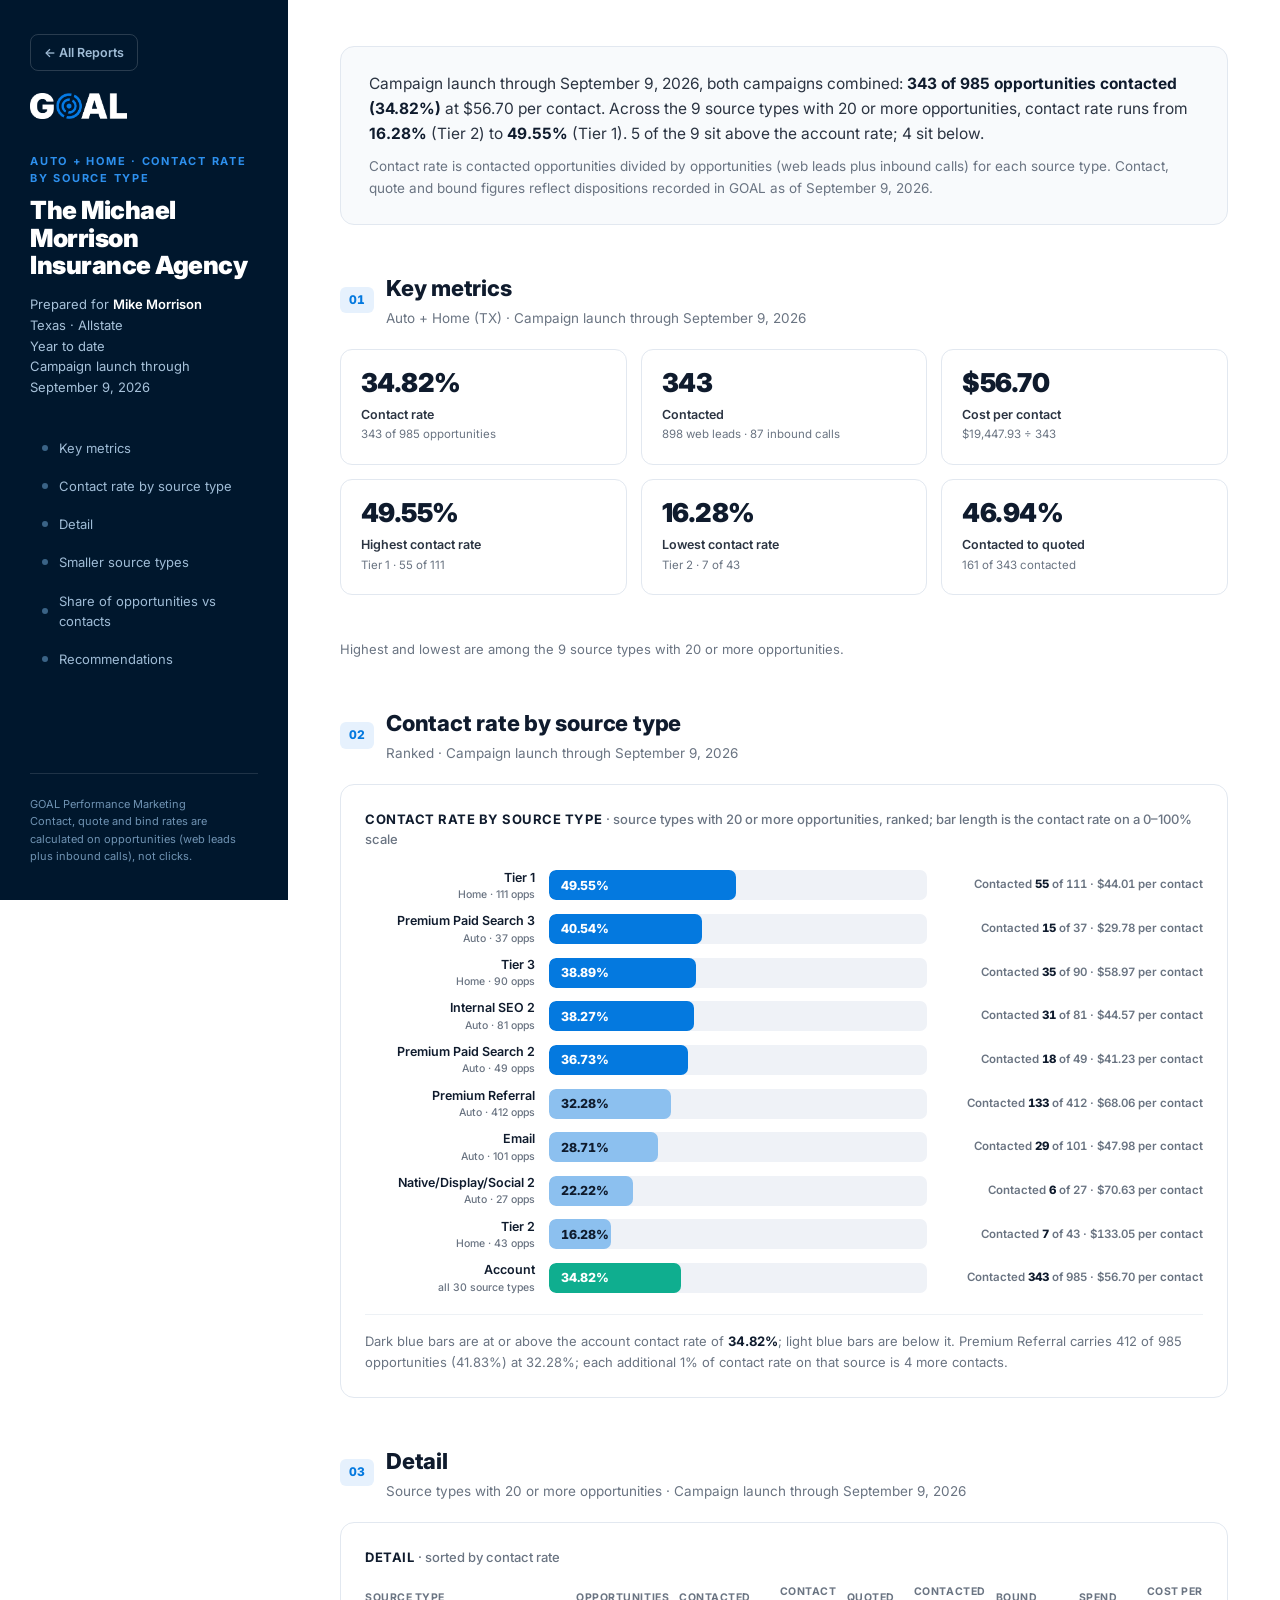
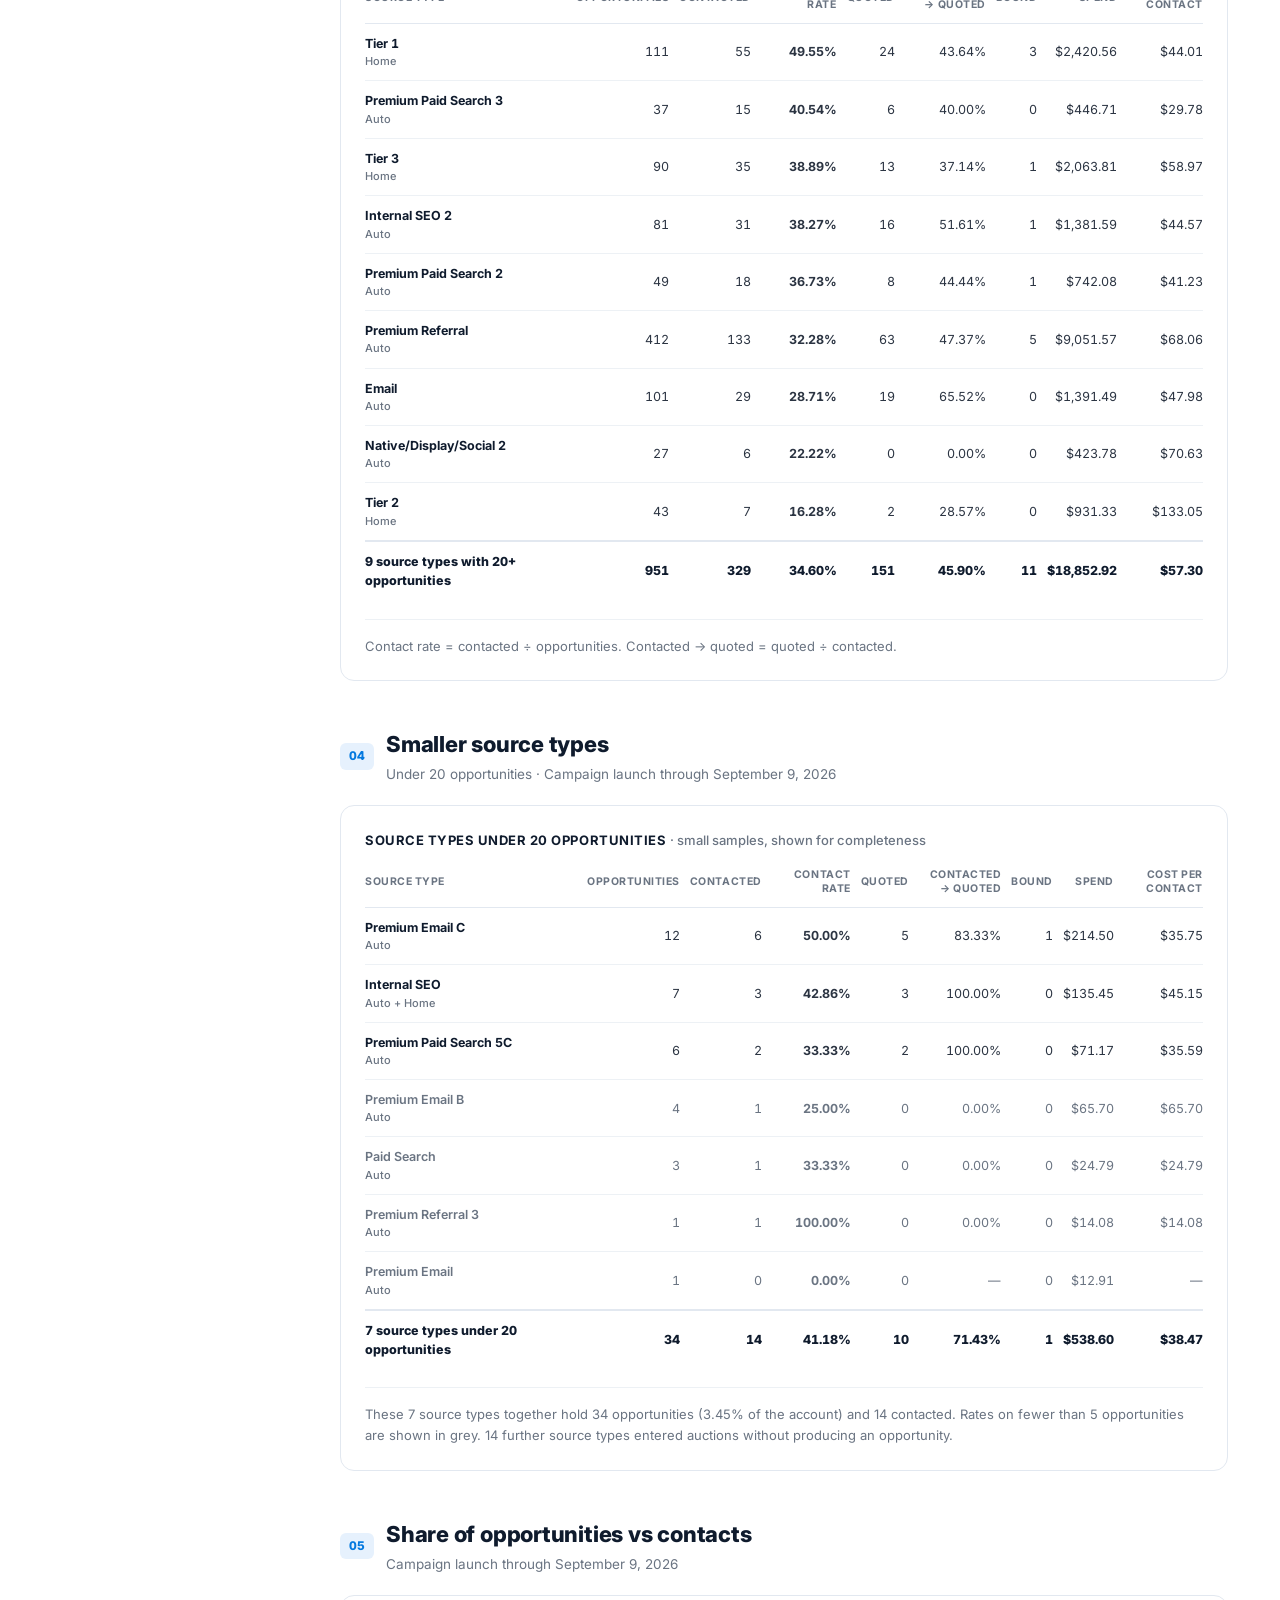
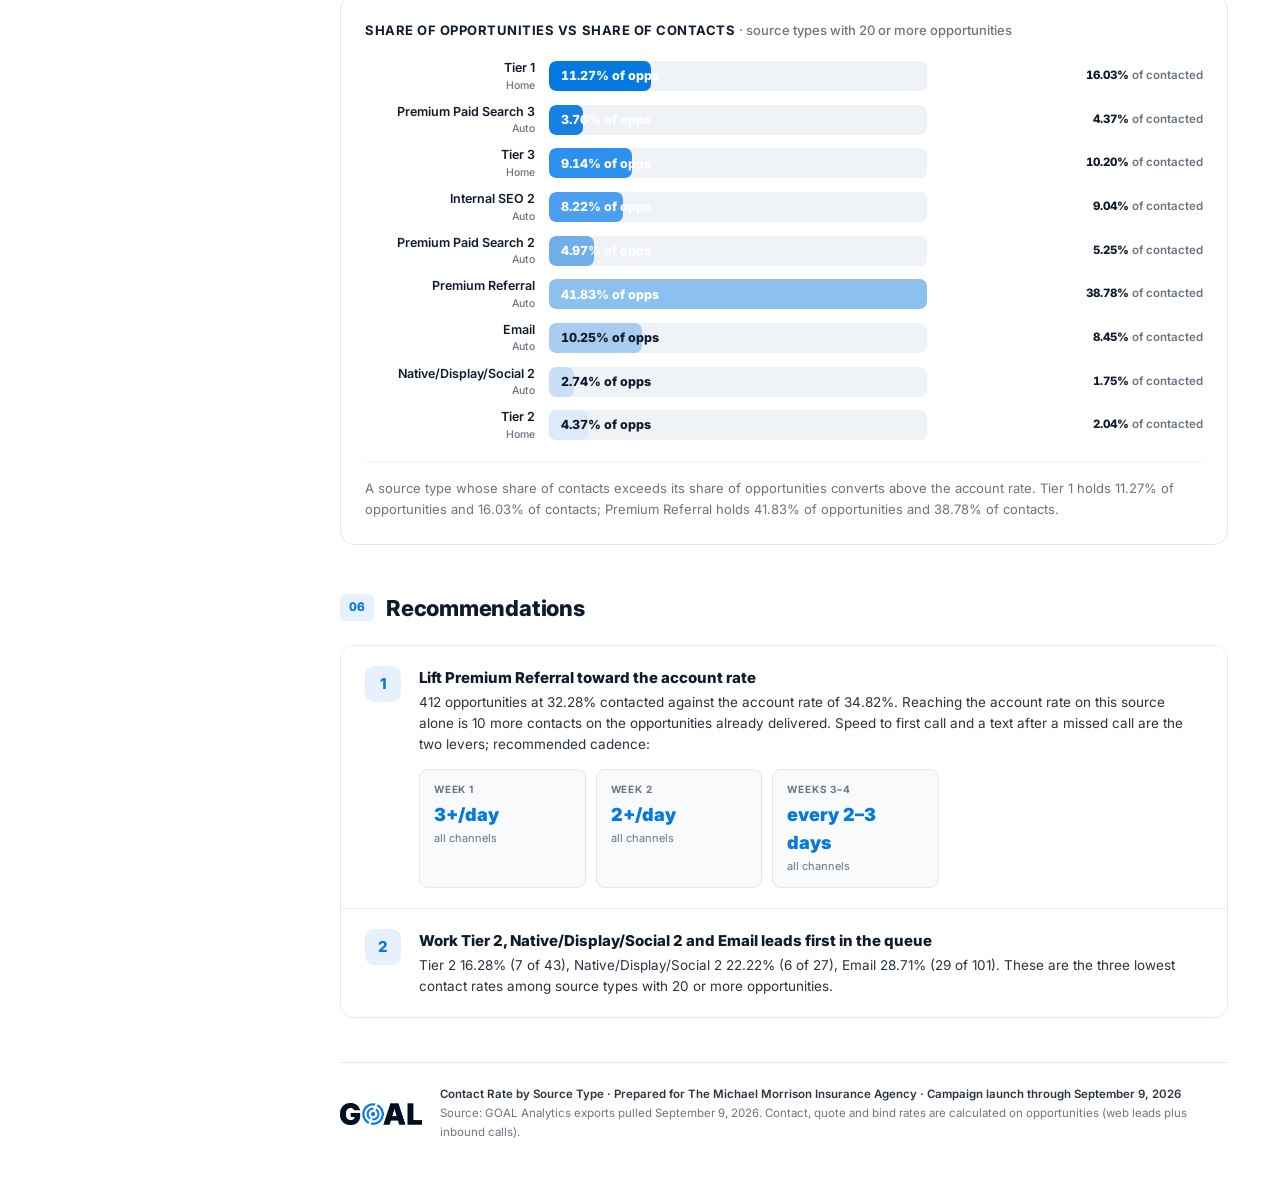
<file: reports/contact-rate-by-source-review.html>
<!DOCTYPE html>
<html lang="en">
<head>
<meta charset="UTF-8">
<meta name="viewport" content="width=device-width, initial-scale=1.0">
<title>The Michael Morrison Insurance Agency &middot; Contact Rate by Source Type</title>
<link rel="preconnect" href="https://fonts.googleapis.com">
<link rel="preconnect" href="https://fonts.gstatic.com" crossorigin>
<link href="https://fonts.googleapis.com/css2?family=Inter:wght@400;500;600;700;800;900&display=swap" rel="stylesheet">
<link rel="stylesheet" href="../assets/report.css">
</head>
<body>
<div class="shell" data-screen-label="Contact rate by source type review">

  <aside class="side">
    <a class="backlink" href="../index.html">&larr; All Reports</a>
    <img class="logo" src="../assets/goal-wordmark-white.png" alt="GOAL">
    <div class="eb">Auto + Home &middot; Contact Rate by Source Type</div>
    <h1>The Michael Morrison Insurance Agency</h1>
    <div class="who">Prepared for <b>Mike Morrison</b><br>Texas &middot; Allstate<br>Year to date<br>Campaign launch through September 9, 2026</div>
    <nav>
      <a href="#s1"><span class="dot"></span>Key metrics</a><a href="#s2"><span class="dot"></span>Contact rate by source type</a><a href="#s3"><span class="dot"></span>Detail</a><a href="#s4"><span class="dot"></span>Smaller source types</a><a href="#s5"><span class="dot"></span>Share of opportunities vs contacts</a><a href="#s6"><span class="dot"></span>Recommendations</a>
    </nav>
    <div class="foot">GOAL Performance Marketing<br>Contact, quote and bind rates are calculated on opportunities (web leads plus inbound calls), not clicks.</div>
  </aside>

  <main class="main">

    <div class="exec">
      <p>Campaign launch through September 9, 2026, both campaigns combined: <b>343 of 985 opportunities contacted (34.82%)</b> at $56.70 per contact. Across the 9 source types with 20 or more opportunities, contact rate runs from <b>16.28%</b> (Tier 2) to <b>49.55%</b> (Tier 1). 5 of the 9 sit above the account rate; 4 sit below.</p><p>Contact rate is contacted opportunities divided by opportunities (web leads plus inbound calls) for each source type. Contact, quote and bound figures reflect dispositions recorded in GOAL as of September 9, 2026.</p>
    </div>

    <section class="block" id="s1">
      <div class="bhead"><span class="ix">01</span><div><h2>Key metrics</h2><p>Auto + Home (TX) &middot; Campaign launch through September 9, 2026</p></div></div>
<div class="kgrid"><div class="kc"><div class="v">34.82%</div><div class="k">Contact rate</div><div class="d">343 of 985 opportunities</div></div><div class="kc"><div class="v">343</div><div class="k">Contacted</div><div class="d">898 web leads &middot; 87 inbound calls</div></div><div class="kc"><div class="v">$56.70</div><div class="k">Cost per contact</div><div class="d">$19,447.93 &divide; 343</div></div><div class="kc"><div class="v">49.55%</div><div class="k">Highest contact rate</div><div class="d">Tier 1 &middot; 55 of 111</div></div><div class="kc"><div class="v">16.28%</div><div class="k">Lowest contact rate</div><div class="d">Tier 2 &middot; 7 of 43</div></div><div class="kc"><div class="v">46.94%</div><div class="k">Contacted to quoted</div><div class="d">161 of 343 contacted</div></div><div class="fnote" style="border-top:none;padding-top:12px;grid-column:1/-1;">Highest and lowest are among the 9 source types with 20 or more opportunities.</div></div>
    </section>

    <section class="block" id="s2">
      <div class="bhead"><span class="ix">02</span><div><h2>Contact rate by source type</h2><p>Ranked &middot; Campaign launch through September 9, 2026</p></div></div>
<div class="panel"><div class="pt">Contact rate by source type <span>&middot; source types with 20 or more opportunities, ranked; bar length is the contact rate on a 0&ndash;100% scale</span></div><div class="srow"><div class="lab">Tier 1<small>Home &middot; 111 opps</small></div><div class="sbar"><i style="background:#0479DF;--pw:49.55%" data-w="49.55">49.55%</i></div><div class="meta">Contacted <b>55</b> of 111 &middot; $44.01 per contact</div></div><div class="srow"><div class="lab">Premium Paid Search 3<small>Auto &middot; 37 opps</small></div><div class="sbar"><i style="background:#0479DF;--pw:40.54%" data-w="40.54">40.54%</i></div><div class="meta">Contacted <b>15</b> of 37 &middot; $29.78 per contact</div></div><div class="srow"><div class="lab">Tier 3<small>Home &middot; 90 opps</small></div><div class="sbar"><i style="background:#0479DF;--pw:38.89%" data-w="38.89">38.89%</i></div><div class="meta">Contacted <b>35</b> of 90 &middot; $58.97 per contact</div></div><div class="srow"><div class="lab">Internal SEO 2<small>Auto &middot; 81 opps</small></div><div class="sbar"><i style="background:#0479DF;--pw:38.27%" data-w="38.27">38.27%</i></div><div class="meta">Contacted <b>31</b> of 81 &middot; $44.57 per contact</div></div><div class="srow"><div class="lab">Premium Paid Search 2<small>Auto &middot; 49 opps</small></div><div class="sbar"><i style="background:#0479DF;--pw:36.73%" data-w="36.73">36.73%</i></div><div class="meta">Contacted <b>18</b> of 49 &middot; $41.23 per contact</div></div><div class="srow"><div class="lab">Premium Referral<small>Auto &middot; 412 opps</small></div><div class="sbar"><i style="background:#8CC0EF;color:#0F1B2D;--pw:32.28%" data-w="32.28">32.28%</i></div><div class="meta">Contacted <b>133</b> of 412 &middot; $68.06 per contact</div></div><div class="srow"><div class="lab">Email<small>Auto &middot; 101 opps</small></div><div class="sbar"><i style="background:#8CC0EF;color:#0F1B2D;--pw:28.71%" data-w="28.71">28.71%</i></div><div class="meta">Contacted <b>29</b> of 101 &middot; $47.98 per contact</div></div><div class="srow"><div class="lab">Native/Display/Social 2<small>Auto &middot; 27 opps</small></div><div class="sbar"><i style="background:#8CC0EF;color:#0F1B2D;--pw:22.22%" data-w="22.22">22.22%</i></div><div class="meta">Contacted <b>6</b> of 27 &middot; $70.63 per contact</div></div><div class="srow"><div class="lab">Tier 2<small>Home &middot; 43 opps</small></div><div class="sbar"><i style="background:#8CC0EF;color:#0F1B2D;--pw:16.28%" data-w="16.28">16.28%</i></div><div class="meta">Contacted <b>7</b> of 43 &middot; $133.05 per contact</div></div><div class="srow"><div class="lab">Account<small>all 30 source types</small></div><div class="sbar"><i style="background:#0fae8f;--pw:34.82%" data-w="34.82">34.82%</i></div><div class="meta">Contacted <b>343</b> of 985 &middot; $56.70 per contact</div></div><div class="fnote">Dark blue bars are at or above the account contact rate of <b>34.82%</b>; light blue bars are below it. Premium Referral carries 412 of 985 opportunities (41.83%) at 32.28%; each additional 1% of contact rate on that source is 4 more contacts.</div></div>
    </section>

    <section class="block" id="s3">
      <div class="bhead"><span class="ix">03</span><div><h2>Detail</h2><p>Source types with 20 or more opportunities &middot; Campaign launch through September 9, 2026</p></div></div>
<div class="panel"><div class="pt">Detail <span>&middot; sorted by contact rate</span></div><div class="tscroll"><table class="dt num"><thead><tr><th>Source type</th><th>Opportunities</th><th>Contacted</th><th class="wrap">Contact rate</th><th>Quoted</th><th class="wrap">Contacted &rarr; quoted</th><th>Bound</th><th>Spend</th><th class="wrap">Cost per contact</th></tr></thead><tbody><tr><td class="nm">Tier 1<small>Home</small></td><td>111</td><td>55</td><td><b>49.55%</b></td><td>24</td><td>43.64%</td><td>3</td><td>$2,420.56</td><td>$44.01</td></tr><tr><td class="nm">Premium Paid Search 3<small>Auto</small></td><td>37</td><td>15</td><td><b>40.54%</b></td><td>6</td><td>40.00%</td><td>0</td><td>$446.71</td><td>$29.78</td></tr><tr><td class="nm">Tier 3<small>Home</small></td><td>90</td><td>35</td><td><b>38.89%</b></td><td>13</td><td>37.14%</td><td>1</td><td>$2,063.81</td><td>$58.97</td></tr><tr><td class="nm">Internal SEO 2<small>Auto</small></td><td>81</td><td>31</td><td><b>38.27%</b></td><td>16</td><td>51.61%</td><td>1</td><td>$1,381.59</td><td>$44.57</td></tr><tr><td class="nm">Premium Paid Search 2<small>Auto</small></td><td>49</td><td>18</td><td><b>36.73%</b></td><td>8</td><td>44.44%</td><td>1</td><td>$742.08</td><td>$41.23</td></tr><tr><td class="nm">Premium Referral<small>Auto</small></td><td>412</td><td>133</td><td><b>32.28%</b></td><td>63</td><td>47.37%</td><td>5</td><td>$9,051.57</td><td>$68.06</td></tr><tr><td class="nm">Email<small>Auto</small></td><td>101</td><td>29</td><td><b>28.71%</b></td><td>19</td><td>65.52%</td><td>0</td><td>$1,391.49</td><td>$47.98</td></tr><tr><td class="nm">Native/Display/Social 2<small>Auto</small></td><td>27</td><td>6</td><td><b>22.22%</b></td><td>0</td><td>0.00%</td><td>0</td><td>$423.78</td><td>$70.63</td></tr><tr><td class="nm">Tier 2<small>Home</small></td><td>43</td><td>7</td><td><b>16.28%</b></td><td>2</td><td>28.57%</td><td>0</td><td>$931.33</td><td>$133.05</td></tr><tr class="tot"><td class="nm">9 source types with 20+ opportunities</td><td>951</td><td>329</td><td>34.60%</td><td>151</td><td>45.90%</td><td>11</td><td>$18,852.92</td><td>$57.30</td></tr></tbody></table></div><div class="fnote">Contact rate = contacted &divide; opportunities. Contacted &rarr; quoted = quoted &divide; contacted.</div></div>
    </section>

    <section class="block" id="s4">
      <div class="bhead"><span class="ix">04</span><div><h2>Smaller source types</h2><p>Under 20 opportunities &middot; Campaign launch through September 9, 2026</p></div></div>
<div class="panel"><div class="pt">Source types under 20 opportunities <span>&middot; small samples, shown for completeness</span></div><div class="tscroll"><table class="dt num"><thead><tr><th>Source type</th><th>Opportunities</th><th>Contacted</th><th class="wrap">Contact rate</th><th>Quoted</th><th class="wrap">Contacted &rarr; quoted</th><th>Bound</th><th>Spend</th><th class="wrap">Cost per contact</th></tr></thead><tbody><tr><td class="nm">Premium Email C<small>Auto</small></td><td>12</td><td>6</td><td><b>50.00%</b></td><td>5</td><td>83.33%</td><td>1</td><td>$214.50</td><td>$35.75</td></tr><tr><td class="nm">Internal SEO<small>Auto + Home</small></td><td>7</td><td>3</td><td><b>42.86%</b></td><td>3</td><td>100.00%</td><td>0</td><td>$135.45</td><td>$45.15</td></tr><tr><td class="nm">Premium Paid Search 5C<small>Auto</small></td><td>6</td><td>2</td><td><b>33.33%</b></td><td>2</td><td>100.00%</td><td>0</td><td>$71.17</td><td>$35.59</td></tr><tr class="dim"><td class="nm">Premium Email B<small>Auto</small></td><td>4</td><td>1</td><td><b>25.00%</b></td><td>0</td><td>0.00%</td><td>0</td><td>$65.70</td><td>$65.70</td></tr><tr class="dim"><td class="nm">Paid Search<small>Auto</small></td><td>3</td><td>1</td><td><b>33.33%</b></td><td>0</td><td>0.00%</td><td>0</td><td>$24.79</td><td>$24.79</td></tr><tr class="dim"><td class="nm">Premium Referral 3<small>Auto</small></td><td>1</td><td>1</td><td><b>100.00%</b></td><td>0</td><td>0.00%</td><td>0</td><td>$14.08</td><td>$14.08</td></tr><tr class="dim"><td class="nm">Premium Email<small>Auto</small></td><td>1</td><td>0</td><td><b>0.00%</b></td><td>0</td><td>&mdash;</td><td>0</td><td>$12.91</td><td>&mdash;</td></tr><tr class="tot"><td class="nm">7 source types under 20 opportunities</td><td>34</td><td>14</td><td>41.18%</td><td>10</td><td>71.43%</td><td>1</td><td>$538.60</td><td>$38.47</td></tr></tbody></table></div><div class="fnote">These 7 source types together hold 34 opportunities (3.45% of the account) and 14 contacted. Rates on fewer than 5 opportunities are shown in grey. 14 further source types entered auctions without producing an opportunity.</div></div>
    </section>

    <section class="block" id="s5">
      <div class="bhead"><span class="ix">05</span><div><h2>Share of opportunities vs contacts</h2><p>Campaign launch through September 9, 2026</p></div></div>
<div class="panel"><div class="pt">Share of opportunities vs share of contacts <span>&middot; source types with 20 or more opportunities</span></div><div class="srow"><div class="lab">Tier 1<small>Home</small></div><div class="sbar"><i style="background:#0479DF;--pw:26.94%" data-w="26.94">11.27% of opps</i></div><div class="meta"><b>16.03%</b> of contacted</div></div><div class="srow"><div class="lab">Premium Paid Search 3<small>Auto</small></div><div class="sbar"><i style="background:#1780E1;--pw:8.98%" data-w="8.98">3.76% of opps</i></div><div class="meta"><b>4.37%</b> of contacted</div></div><div class="srow"><div class="lab">Tier 3<small>Home</small></div><div class="sbar"><i style="background:#2D90EE;--pw:21.84%" data-w="21.84">9.14% of opps</i></div><div class="meta"><b>10.20%</b> of contacted</div></div><div class="srow"><div class="lab">Internal SEO 2<small>Auto</small></div><div class="sbar"><i style="background:#4A9FF0;--pw:19.66%" data-w="19.66">8.22% of opps</i></div><div class="meta"><b>9.04%</b> of contacted</div></div><div class="srow"><div class="lab">Premium Paid Search 2<small>Auto</small></div><div class="sbar"><i style="background:#6FAEE8;--pw:11.89%" data-w="11.89">4.97% of opps</i></div><div class="meta"><b>5.25%</b> of contacted</div></div><div class="srow"><div class="lab">Premium Referral<small>Auto</small></div><div class="sbar"><i style="background:#8CC0EF;--pw:100.0%" data-w="100.0">41.83% of opps</i></div><div class="meta"><b>38.78%</b> of contacted</div></div><div class="srow"><div class="lab">Email<small>Auto</small></div><div class="sbar"><i class="lite" style="background:#A9CDF0;--pw:24.51%" data-w="24.51">10.25% of opps</i></div><div class="meta"><b>8.45%</b> of contacted</div></div><div class="srow"><div class="lab">Native/Display/Social 2<small>Auto</small></div><div class="sbar"><i class="lite" style="background:#C9DFF6;--pw:6.55%" data-w="6.55">2.74% of opps</i></div><div class="meta"><b>1.75%</b> of contacted</div></div><div class="srow"><div class="lab">Tier 2<small>Home</small></div><div class="sbar"><i class="lite" style="background:#DCEAF9;--pw:10.44%" data-w="10.44">4.37% of opps</i></div><div class="meta"><b>2.04%</b> of contacted</div></div><div class="fnote">A source type whose share of contacts exceeds its share of opportunities converts above the account rate. Tier 1 holds 11.27% of opportunities and 16.03% of contacts; Premium Referral holds 41.83% of opportunities and 38.78% of contacts.</div></div>
    </section>

    <section class="block" id="s6" style="margin-bottom:0;">
      <div class="bhead"><span class="ix">06</span><div><h2>Recommendations</h2></div></div>
<div class="plan"><div class="pstep"><div class="num">1</div><div><div class="h">Lift Premium Referral toward the account rate</div><div class="b">412 opportunities at 32.28% contacted against the account rate of 34.82%. Reaching the account rate on this source alone is 10 more contacts on the opportunities already delivered. Speed to first call and a text after a missed call are the two levers; recommended cadence:<div class="cad"><div class="c"><div class="w">Week 1</div><div class="n">3+/day</div><div class="s">all channels</div></div><div class="c"><div class="w">Week 2</div><div class="n">2+/day</div><div class="s">all channels</div></div><div class="c"><div class="w">Weeks 3&ndash;4</div><div class="n">every 2&ndash;3 days</div><div class="s">all channels</div></div></div></div></div></div><div class="pstep"><div class="num">2</div><div><div class="h">Work Tier 2, Native/Display/Social 2 and Email leads first in the queue</div><div class="b">Tier 2 16.28% (7 of 43), Native/Display/Social 2 22.22% (6 of 27), Email 28.71% (29 of 101). These are the three lowest contact rates among source types with 20 or more opportunities.</div></div></div></div>
    </section>


    <div class="rfoot">
      <img src="../assets/goal-wordmark-black.png" alt="GOAL">
      <div class="t"><b>Contact Rate by Source Type &middot; Prepared for The Michael Morrison Insurance Agency &middot; Campaign launch through September 9, 2026</b><br>Source: GOAL Analytics exports pulled September 9, 2026. Contact, quote and bind rates are calculated on opportunities (web leads plus inbound calls).</div>
    </div>

  </main>
</div>

<script>
function paint(root){
  root.querySelectorAll('[data-w]').forEach(function(b){b.style.width=b.dataset.w+'%';});
  root.querySelectorAll('.seg').forEach(function(s){
    var d=+s.dataset.dash,o=+(s.dataset.offset||0);
    s.setAttribute('stroke-dashoffset',-o);
    s.style.transition='stroke-dasharray 1.1s cubic-bezier(.2,.7,.2,1)';
    requestAnimationFrame(function(){s.setAttribute('stroke-dasharray',d+' '+(100-d));});
  });
}
var io=new IntersectionObserver(function(es){es.forEach(function(e){if(e.isIntersecting){paint(e.target);io.unobserve(e.target);}});},{threshold:.15});
document.querySelectorAll('.fpanel,.split,.panel').forEach(function(el){io.observe(el);});
window.addEventListener('beforeprint',function(){paint(document);});
</script>
</body>
</html>
</file>
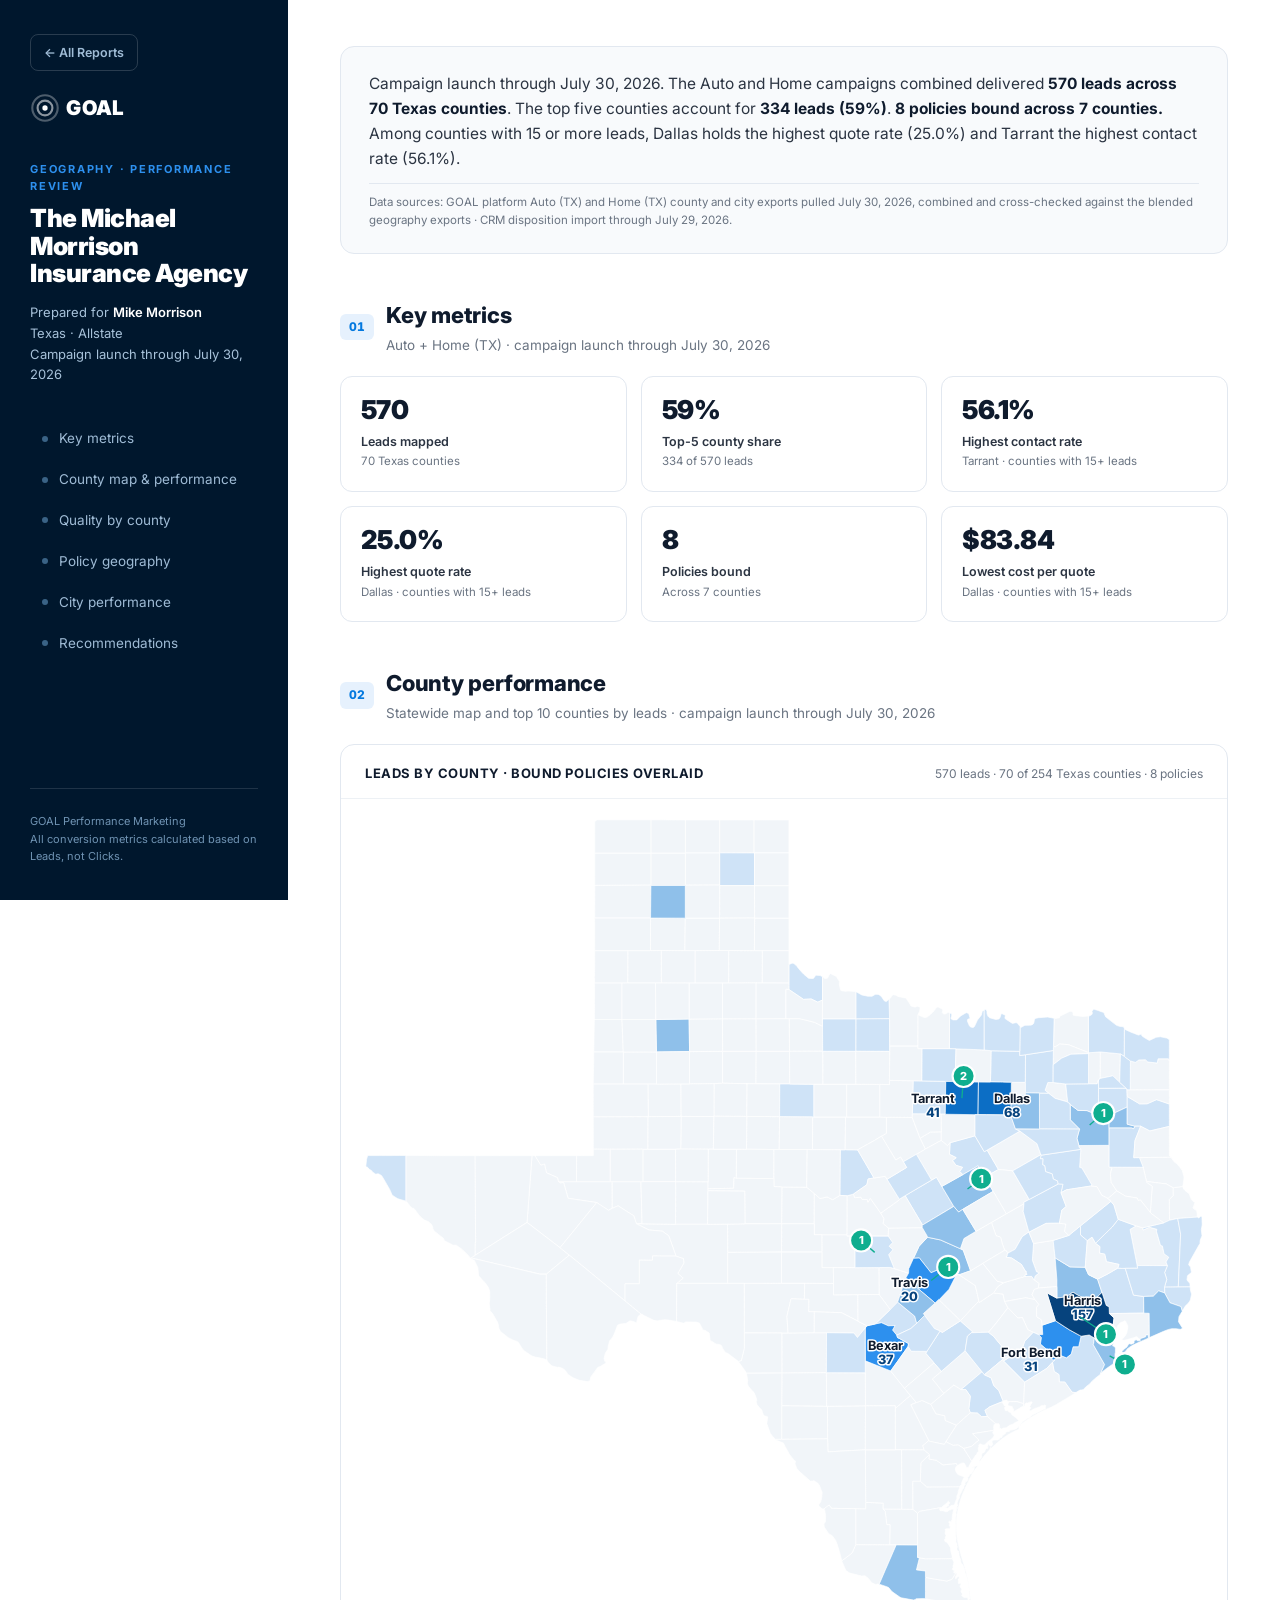
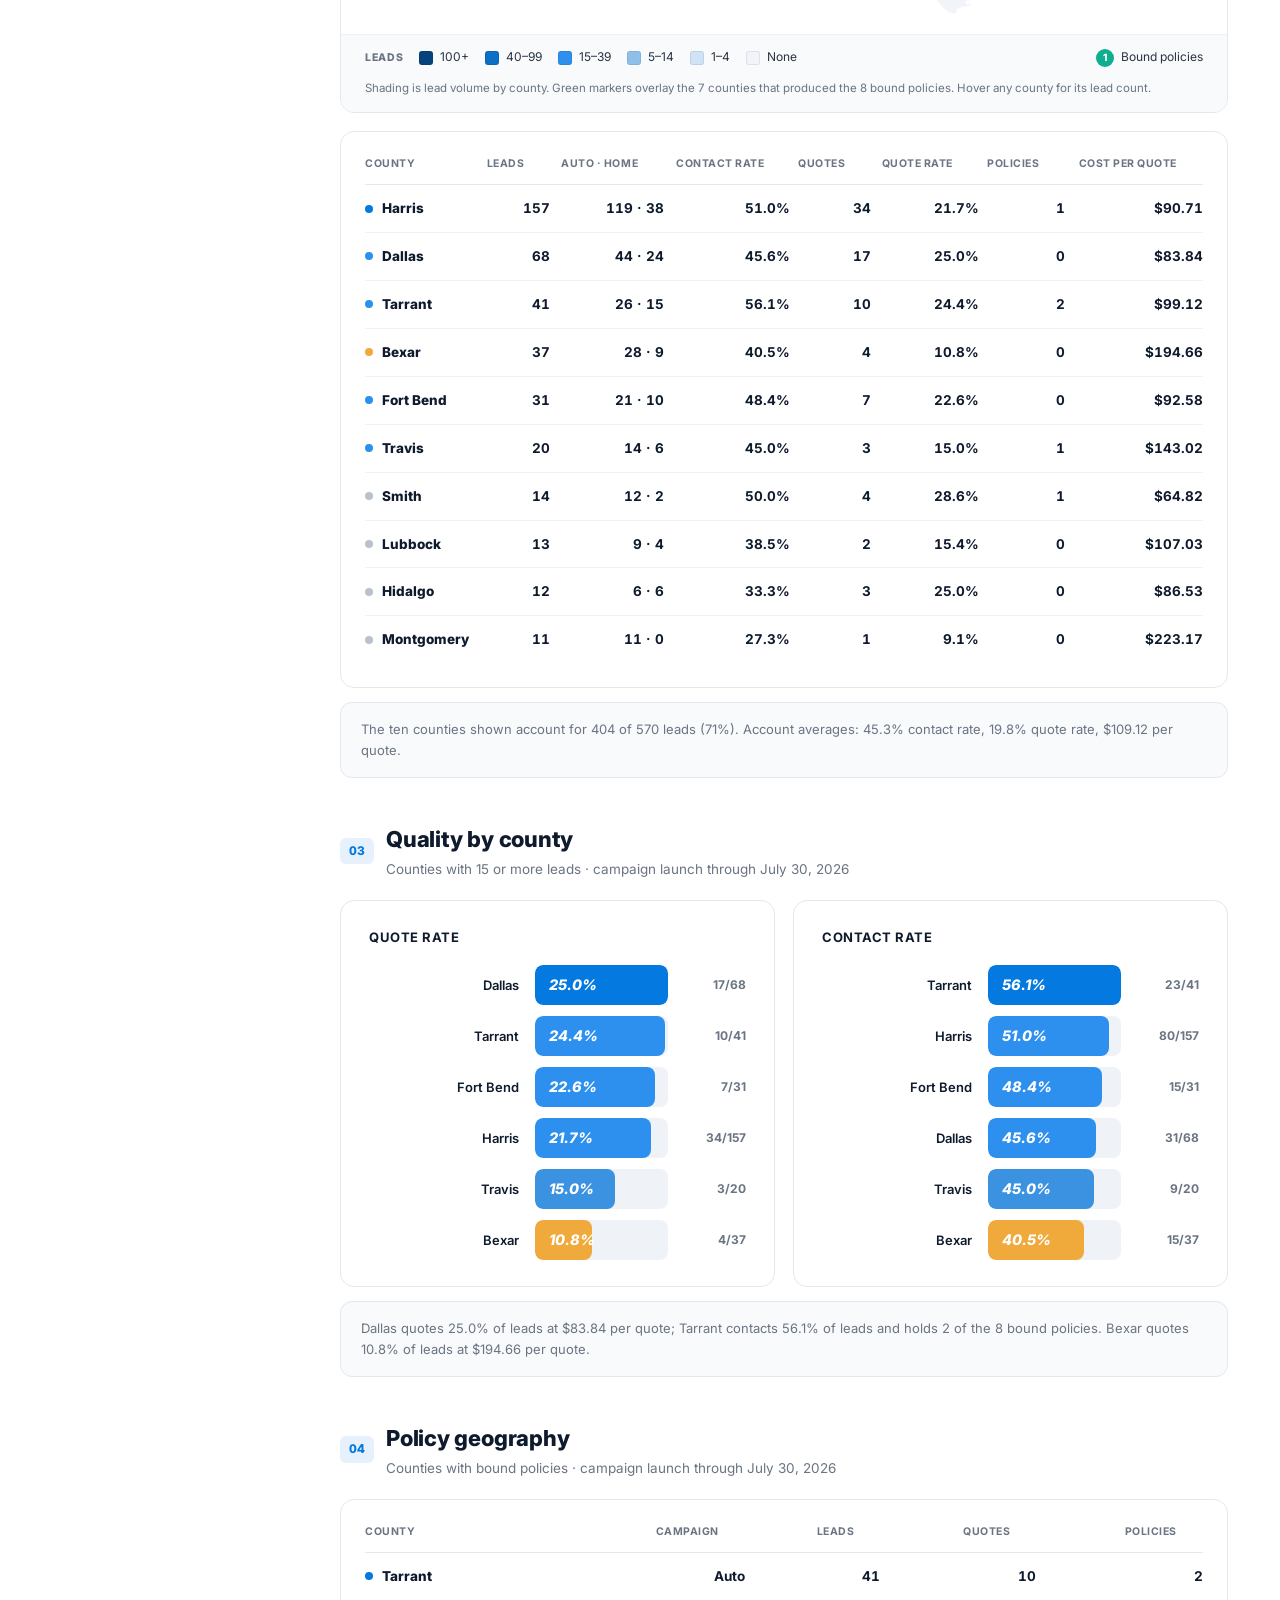
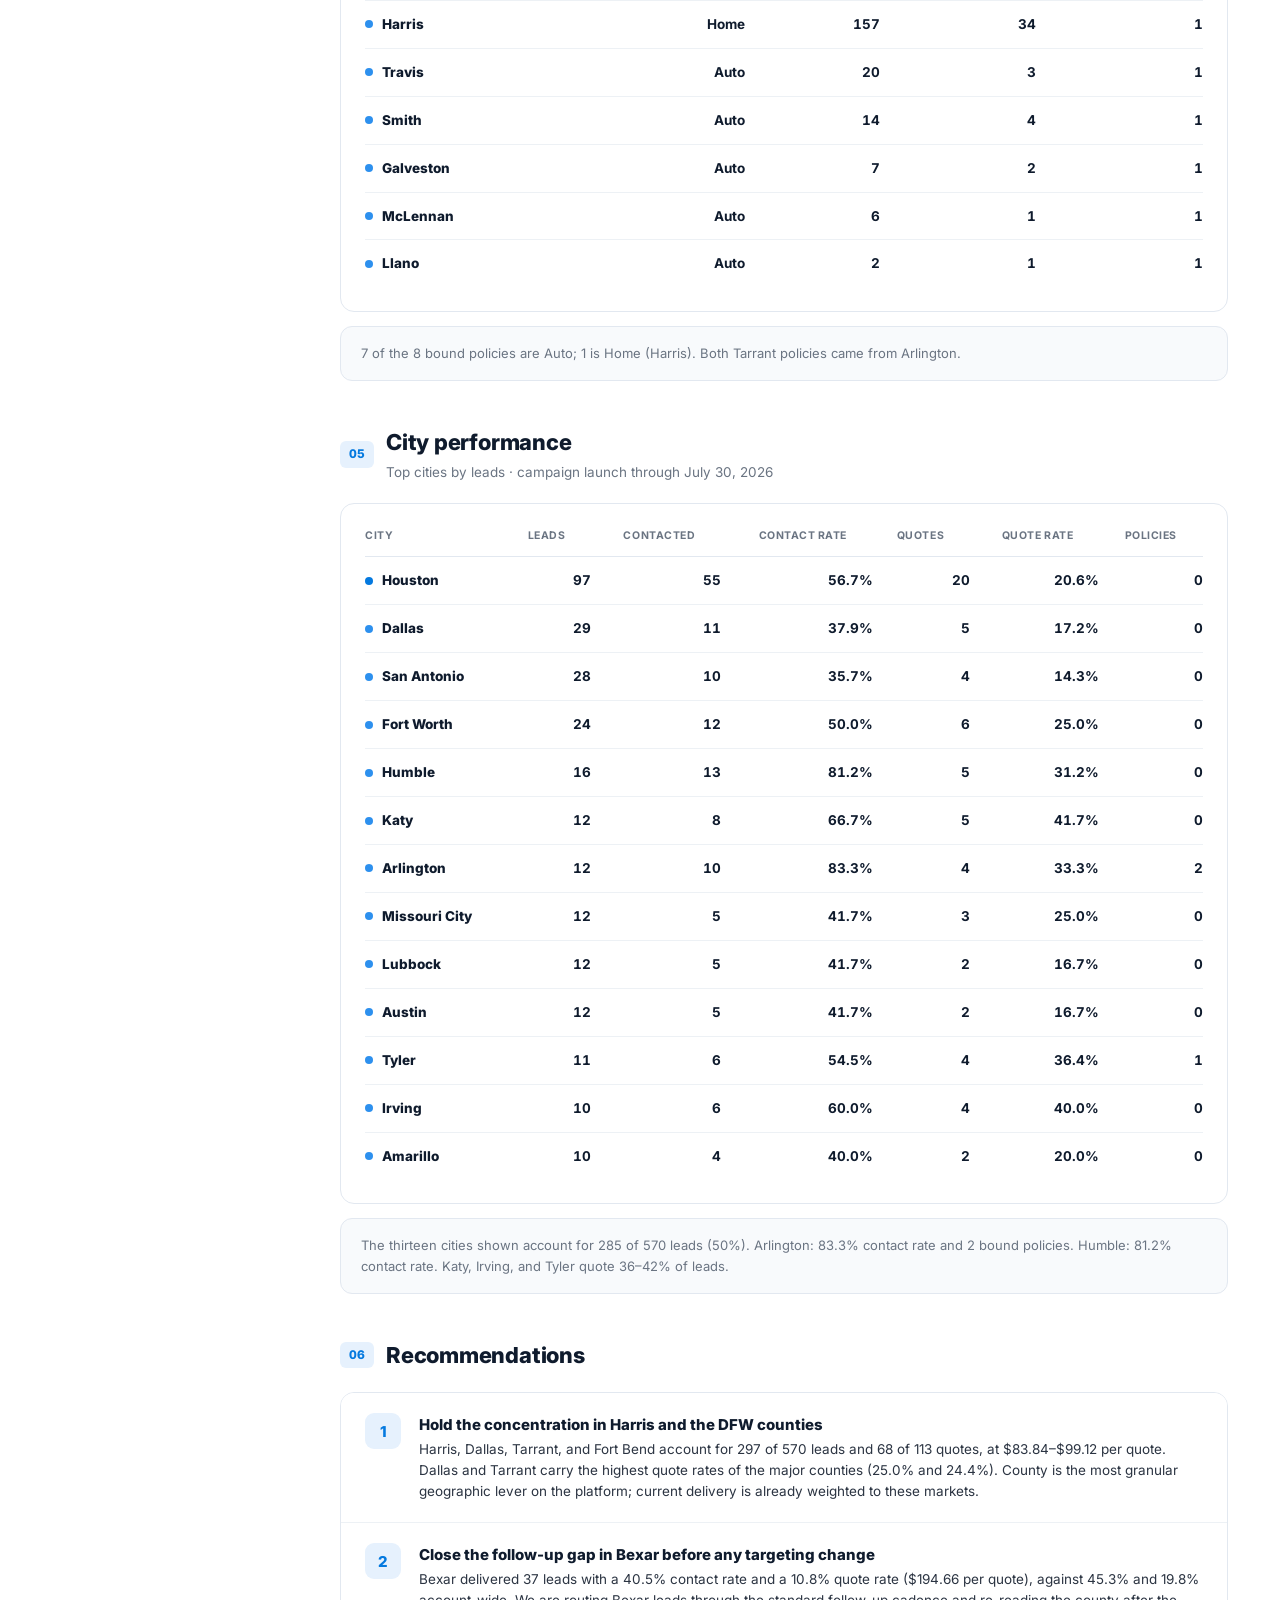
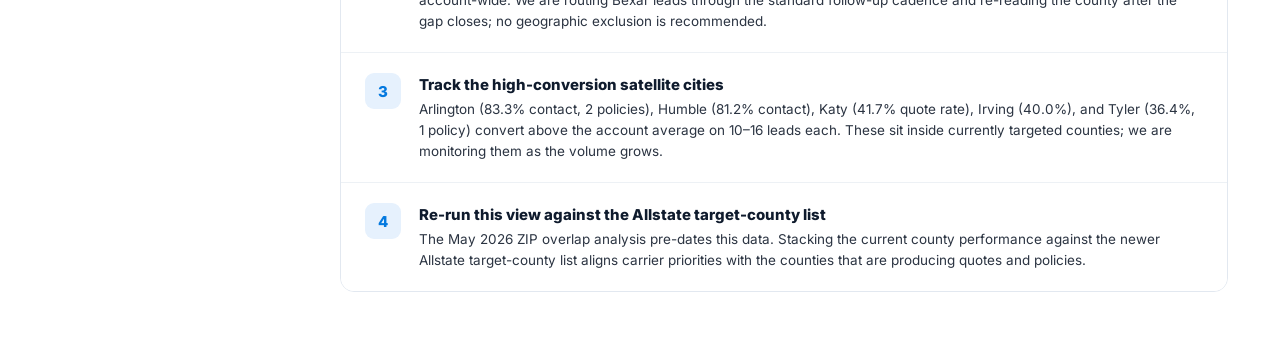
<file: reports/geographic-performance-review.html>
<!DOCTYPE html>
<html lang="en">
<head>
<meta charset="UTF-8">
<meta name="viewport" content="width=device-width, initial-scale=1.0">
<title>The Michael Morrison Insurance Agency · Geographic Performance Review</title>
<link rel="preconnect" href="https://fonts.googleapis.com">
<link rel="preconnect" href="https://fonts.gstatic.com" crossorigin>
<link href="https://fonts.googleapis.com/css2?family=Inter:wght@400;500;600;700;800;900&display=swap" rel="stylesheet">
<style>
:root{
  --blue:#0479DF; --blue-hover:#0C6EC5; --sky:#308ED6; --mint:#3BEECA; --mint-d:#0fae8f;
  --navy:#00172D; --navy-2:#062c4e; --navy-deep:#001020;
  --ink:#0F1B2D; --body:#2B3442; --muted:#6A7482;
  --white:#fff; --off:#F8FAFC; --gray:#EFF2F7; --divider:#EDF1F5; --line:#E2E8F0;
  --success:#2BBF7A; --warning:#F0A93B;
}
*{margin:0;padding:0;box-sizing:border-box;}
html{-webkit-font-smoothing:antialiased;scroll-behavior:smooth;}
body{font-family:'Inter',system-ui,sans-serif;background:var(--gray);color:var(--body);line-height:1.55;}
.shell{max-width:1280px;margin:0 auto;display:grid;grid-template-columns:288px 1fr;min-height:100vh;background:var(--white);}
.side,.main{min-width:0;}

/* ---------- Sidebar ---------- */
.side{background:var(--navy);color:#cfe0ee;padding:34px 30px;position:sticky;top:0;height:100vh;display:flex;flex-direction:column;}
.side .logo{height:30px;width:auto;color:#fff;align-self:flex-start;margin-bottom:38px;}
.backlink{display:inline-flex;align-items:center;gap:8px;align-self:flex-start;font-size:12.5px;font-weight:600;color:#9fbcd6;text-decoration:none;margin-bottom:22px;padding:8px 13px;border:1px solid rgba(255,255,255,.16);border-radius:8px;transition:background .15s,color .15s,border-color .15s;}
.backlink:hover{background:rgba(255,255,255,.08);color:#fff;border-color:rgba(255,255,255,.3);}
@media print{.backlink{display:none;}}
.side .eb{font-size:11px;font-weight:700;letter-spacing:.16em;text-transform:uppercase;color:#2D90EE;}
.side h1{font-size:25px;font-weight:900;color:#fff;line-height:1.1;letter-spacing:-.02em;margin:10px 0 14px;}
.side .who{font-size:13px;color:#a7c2da;line-height:1.6;}
.side .who b{color:#fff;font-weight:600;}
.side nav{margin-top:34px;display:flex;flex-direction:column;gap:2px;}
.side nav a{font-size:13.5px;color:#9fbcd6;text-decoration:none;padding:9px 12px;border-radius:8px;display:flex;align-items:center;gap:11px;transition:background .15s,color .15s;}
.side nav a:hover{background:rgba(255,255,255,.06);color:#fff;text-decoration:none;}
.side nav a .dot{width:6px;height:6px;border-radius:50%;background:#3a6386;flex-shrink:0;}
.side nav a:hover .dot{background:var(--mint);}
.side .foot{margin-top:auto;padding-top:24px;border-top:1px solid rgba(255,255,255,.12);font-size:11px;color:#6f93b3;line-height:1.6;}

/* ---------- Main ---------- */
.main{padding:46px 52px 60px;}
.block{margin-bottom:44px;scroll-margin-top:24px;}
.bhead{display:flex;align-items:center;gap:12px;margin-bottom:20px;}
.bhead .ix{font-size:12px;font-weight:800;color:var(--blue);font-variant-numeric:tabular-nums;background:#E6F1FD;padding:4px 9px;border-radius:6px;}
.bhead h2{font-size:22px;font-weight:800;color:var(--ink);letter-spacing:-.01em;}
.bhead p{font-size:13.5px;color:var(--muted);margin-top:3px;}

/* ---------- Exec ---------- */
.exec{background:var(--off);border:1px solid var(--line);border-radius:14px;padding:24px 28px;margin-bottom:44px;}
.exec p{font-size:15.5px;line-height:1.62;color:var(--body);}
.exec p b{color:var(--ink);font-weight:700;}
.exec .src{font-size:11.5px;color:var(--muted);margin-top:12px;padding-top:10px;border-top:1px solid var(--line);line-height:1.5;}

/* ---------- KPI cards ---------- */
.kgrid{display:grid;grid-template-columns:repeat(3,1fr);gap:14px;}
.kc{border:1px solid var(--line);border-radius:12px;padding:20px;background:var(--white);}
.kc .v{font-size:26px;font-weight:900;color:var(--ink);letter-spacing:-.02em;line-height:1;}
.kc .k{font-size:12.5px;color:var(--body);font-weight:600;margin-top:9px;}
.kc .d{font-size:11.5px;color:var(--muted);margin-top:2px;}

/* ---------- split: donut + table ---------- */
.split{display:grid;grid-template-columns:300px 1fr;gap:18px;}
.grid2{display:grid;grid-template-columns:1fr 1fr;gap:18px;}
.panel{border:1px solid var(--line);border-radius:14px;padding:24px;background:var(--white);}
.panel .pt{font-size:13px;font-weight:700;color:var(--ink);text-transform:uppercase;letter-spacing:.04em;margin-bottom:18px;}
.donut-wrap{display:flex;flex-direction:column;align-items:center;}
.donut{position:relative;width:180px;height:180px;}
.donut .center{position:absolute;inset:0;display:flex;flex-direction:column;align-items:center;justify-content:center;}
.donut .center .n{font-size:38px;font-weight:900;color:var(--ink);letter-spacing:-.02em;line-height:1;}
.donut .center .l{font-size:11px;color:var(--muted);font-weight:600;text-transform:uppercase;letter-spacing:.04em;margin-top:2px;}
.legend{width:100%;margin-top:20px;display:flex;flex-direction:column;gap:9px;}
.legend .li{display:flex;align-items:center;gap:9px;font-size:13px;}
.legend .li .sw{width:10px;height:10px;border-radius:3px;}
.legend .li .nm{color:var(--body);font-weight:500;}
.legend .li .vl{margin-left:auto;font-weight:700;color:var(--ink);font-variant-numeric:tabular-nums;}
.ltable{width:100%;border-collapse:collapse;}
.ltable th{font-size:10.5px;font-weight:700;color:var(--muted);text-transform:uppercase;letter-spacing:.05em;text-align:left;padding:0 0 12px;border-bottom:1px solid var(--line);}
.ltable th.r,.ltable td.r{text-align:right;padding-right:26px;}
.ltable td{padding:15px 0;border-bottom:1px solid var(--divider);font-size:13.5px;color:var(--body);vertical-align:top;}
.ltable tr:last-child td{border-bottom:none;}
.ltable .nm{font-weight:800;color:var(--ink);font-size:14px;display:flex;align-items:center;gap:9px;}
.ltable .nm .bd{width:8px;height:8px;border-radius:50%;}
.ltable .tag{display:inline-block;font-size:10px;font-weight:800;letter-spacing:.05em;text-transform:uppercase;padding:3px 8px;border-radius:6px;margin-top:5px;}
.tag.blue{background:#E3F0FD;color:var(--blue-hover);} .tag.mint{background:#D6F7EE;color:var(--mint-d);} .tag.amber{background:#FDF0DA;color:#9a6712;}
.ltable .big{font-size:20px;font-weight:900;color:var(--ink);letter-spacing:-.02em;}
.ltable .sub{font-size:11.5px;color:var(--muted);line-height:1.45;max-width:300px;}
.ltable.cost td{padding:13px 0;}
.ltable.cost .nm{font-size:13.5px;}
.ltable.cost td.r{font-variant-numeric:tabular-nums;font-weight:700;color:var(--ink);}
.ltable.cost tr.total td{border-top:2px solid var(--line);border-bottom:none;}

/* ---------- bars (funnel + audience + geo) ---------- */
.fpanel{border:1px solid var(--line);border-radius:14px;padding:26px 28px;background:var(--white);}
.fstep{display:flex;align-items:center;gap:16px;margin-bottom:11px;}
.fstep:last-of-type{margin-bottom:0;}
.fstep .lab{width:150px;flex-shrink:0;text-align:right;font-size:13px;font-weight:600;color:var(--ink);}
.fstep .lab small{display:block;font-weight:500;color:var(--muted);font-size:11px;}
.fbar{flex:1;height:40px;background:var(--gray);border-radius:8px;overflow:hidden;}
.fbar i{display:flex;align-items:center;height:100%;border-radius:8px;width:0;color:#fff;font-weight:800;font-size:14.5px;padding-left:14px;transition:width 1.1s cubic-bezier(.2,.7,.2,1);}
.fstep .pct{width:62px;flex-shrink:0;font-size:12px;color:var(--muted);font-weight:700;text-align:right;}
.fnote{font-size:13px;color:var(--muted);line-height:1.6;margin-top:18px;padding-top:16px;border-top:1px solid var(--divider);}
.fnote b{color:var(--ink);font-weight:700;}

/* ---------- Map ---------- */
.mapwrap{border:1px solid var(--line);border-radius:14px;background:var(--white);overflow:hidden;margin-bottom:18px;}
.mapwrap .mh{display:flex;justify-content:space-between;align-items:baseline;gap:14px;flex-wrap:wrap;padding:18px 24px 14px;border-bottom:1px solid var(--divider);}
.mapwrap .mh .t{font-size:13px;font-weight:700;color:var(--ink);text-transform:uppercase;letter-spacing:.04em;}
.mapwrap .mh .n{font-size:12px;color:var(--muted);}
.mapwrap svg{width:100%;height:auto;display:block;padding:14px 18px;}
.mlgnd{display:flex;gap:16px;flex-wrap:wrap;align-items:center;padding:13px 24px;border-top:1px solid var(--divider);background:var(--off);}
.mlgnd .mlt{font-size:10.5px;font-weight:800;text-transform:uppercase;letter-spacing:.06em;color:var(--muted);}
.mlg{display:flex;align-items:center;gap:7px;font-size:12px;color:var(--body);}
.mlg .sq{width:14px;height:14px;border-radius:3px;border:1px solid rgba(0,0,0,.08);flex:none;}
.mlg .pmk{width:18px;height:18px;border-radius:50%;background:var(--mint-d);color:#fff;font-size:10px;font-weight:800;display:flex;align-items:center;justify-content:center;flex:none;}
.mnote{font-size:11.5px;color:var(--muted);padding:0 24px 14px;background:var(--off);margin:0;line-height:1.55;}
@media print{.mapwrap{break-inside:avoid;}}

/* ---------- Recommendations ---------- */
.plan{border:1px solid var(--line);border-radius:14px;overflow:hidden;}
.pstep{display:flex;gap:18px;padding:20px 24px;border-top:1px solid var(--divider);background:var(--white);}
.pstep:first-child{border-top:none;}
.pstep .num{flex-shrink:0;width:36px;height:36px;border-radius:9px;background:#E6F1FD;color:var(--blue);font-weight:800;font-size:15px;display:flex;align-items:center;justify-content:center;}
.pstep .h{font-size:15px;font-weight:800;color:var(--ink);}
.pstep .b{font-size:13.5px;color:var(--body);line-height:1.55;margin-top:3px;}

@media print{
  body{background:#fff;} .shell{display:block;max-width:none;}
  .side{position:static;height:auto;flex-direction:row;align-items:center;justify-content:space-between;padding:20px 30px;}
  .side nav,.side .foot{display:none;} .side h1{margin:0;}
  .kc,.fpanel,.panel,.plan{break-inside:avoid;}
}
@media(max-width:900px){
  .shell{grid-template-columns:1fr;}
  .side{position:static;height:auto;}
  .side nav{display:none;}
  .main{padding:32px 22px;}
  .kgrid{grid-template-columns:1fr 1fr;}
  .split,.grid2{grid-template-columns:1fr;}
}
@media(max-width:900px){
  /* wide tables scroll inside their own card instead of widening the page */
  .panel{overflow-x:auto;-webkit-overflow-scrolling:touch;}
  .panel .ltable{min-width:600px;}
}
@media(max-width:560px){ .kgrid{grid-template-columns:1fr;} .fstep .lab{width:104px;} }
</style>
</head>
<body>
<div class="shell">

  <aside class="side">
    <a class="backlink" href="../index.html">&larr; All Reports</a>
    <svg class="logo" viewBox="0 0 150 34" fill="none" xmlns="http://www.w3.org/2000/svg" role="img" aria-label="GOAL">
      <circle cx="17" cy="17" r="14.4" stroke="currentColor" stroke-width="2.4" opacity="0.30"/>
      <circle cx="17" cy="17" r="8.4" stroke="currentColor" stroke-width="2.4" opacity="0.55"/>
      <circle cx="17" cy="17" r="3" fill="currentColor"/>
      <text x="41" y="24.5" font-family="Inter, sans-serif" font-size="23" font-weight="900" letter-spacing="0.5" fill="currentColor">GOAL</text>
    </svg>
    <div class="eb">Geography &middot; Performance Review</div>
    <h1>The Michael Morrison Insurance Agency</h1>
    <div class="who">Prepared for <b>Mike Morrison</b><br>Texas &middot; Allstate<br>Campaign launch through July 30, 2026</div>
    <nav>
      <a href="#s1"><span class="dot"></span>Key metrics</a>
      <a href="#s2"><span class="dot"></span>County map &amp; performance</a>
      <a href="#s3"><span class="dot"></span>Quality by county</a>
      <a href="#s4"><span class="dot"></span>Policy geography</a>
      <a href="#s5"><span class="dot"></span>City performance</a>
      <a href="#s6"><span class="dot"></span>Recommendations</a>
    </nav>
    <div class="foot">GOAL Performance Marketing<br>All conversion metrics calculated based on Leads, not Clicks.</div>
  </aside>

  <main class="main">

    <div class="exec">
      <p>Campaign launch through July 30, 2026. The Auto and Home campaigns combined delivered <b>570 leads across 70 Texas counties</b>. The top five counties account for <b>334 leads (59%)</b>. <b>8 policies bound across 7 counties.</b> Among counties with 15 or more leads, Dallas holds the highest quote rate (25.0%) and Tarrant the highest contact rate (56.1%).</p>
      <div class="src">Data sources: GOAL platform Auto (TX) and Home (TX) county and city exports pulled July 30, 2026, combined and cross-checked against the blended geography exports &middot; CRM disposition import through July 29, 2026.</div>
    </div>

    <section class="block" id="s1">
      <div class="bhead"><span class="ix">01</span><div><h2>Key metrics</h2><p>Auto + Home (TX) &middot; campaign launch through July 30, 2026</p></div></div>
      <div class="kgrid">
        <div class="kc"><div class="v">570</div><div class="k">Leads mapped</div><div class="d">70 Texas counties</div></div>
        <div class="kc"><div class="v">59%</div><div class="k">Top-5 county share</div><div class="d">334 of 570 leads</div></div>
        <div class="kc"><div class="v">56.1%</div><div class="k">Highest contact rate</div><div class="d">Tarrant &middot; counties with 15+ leads</div></div>
        <div class="kc"><div class="v">25.0%</div><div class="k">Highest quote rate</div><div class="d">Dallas &middot; counties with 15+ leads</div></div>
        <div class="kc"><div class="v">8</div><div class="k">Policies bound</div><div class="d">Across 7 counties</div></div>
        <div class="kc"><div class="v">$83.84</div><div class="k">Lowest cost per quote</div><div class="d">Dallas &middot; counties with 15+ leads</div></div>
      </div>
    </section>

    <section class="block" id="s2">
      <div class="bhead"><span class="ix">02</span><div><h2>County performance</h2><p>Statewide map and top 10 counties by leads &middot; campaign launch through July 30, 2026</p></div></div>
<div class="mapwrap">
     <div class="mh"><span class="t">Leads by county &middot; bound policies overlaid</span><span class="n">570 leads &middot; 70 of 254 Texas counties &middot; 8 policies</span></div>
     <svg viewBox="0 0 1000 950" role="img" aria-label="Choropleth map of Texas counties shaded by lead volume, with bound-policy counts overlaid">
      <style>
       .cty path{stroke:#fff;stroke-width:.8;stroke-linejoin:round}
       .cl,.cn{paint-order:stroke fill;stroke:#fff;stroke-width:3.5px;stroke-linejoin:round}
       .cl{font:700 15px Inter,sans-serif;fill:#0F1B2D}
       .cn{font:800 15px Inter,sans-serif;fill:#06437D}
       .pl{stroke:#0fae8f;stroke-width:1.6}
       .pm{fill:#0fae8f;stroke:#fff;stroke-width:2.5}
       .pt2{font:800 13px Inter,sans-serif;fill:#fff}
      </style>
      <g class="cty">
       <path d="M435.5 8.1L436.8 8.1L439.4 8.1L439.4 8.1L441.3 8.1L441.9 8.1L443.9 8.1L443.9 8.1L445.3 8.1L445.3 8.1L445.5 8.1L445.5 8.1L448.6 8.1L448.6 8.1L451.4 8.1L451.4 8.1L452.6 8.1L452.6 8.1L456.4 8.1L456.4 8.1L457.1 8.1L457.1 8.1L461.3 8.1L461.3 8.1L461.3 8.1L462.0 8.1L462.0 8.1L462.4 8.1L462.4 8.1L464.8 8.1L464.8 47.0L424.3 46.9L424.3 8.1L426.8 8.1L427.3 8.1L432.4 8.1L434.2 8.1L435.5 8.1Z" fill="#F1F5F9"><title>Ochiltree County — 0 leads</title></path>
       <path d="M277.3 123.6L277.3 121.1L277.4 85.1L343.4 84.6L343.4 84.9L343.4 85.3L343.0 123.6L277.3 123.6Z" fill="#F1F5F9"><title>Oldham County — 0 leads</title></path>
       <path d="M690.3 315.8L689.8 352.2L689.8 354.4L684.8 354.3L651.0 354.0L651.9 315.0L662.0 315.2L690.2 315.8L690.3 315.8Z" fill="#CFE3F7" data-leads="3"><title>Parker County — 3 leads</title></path>
       <path d="M831.4 318.8L833.7 339.9L819.1 335.8L811.2 329.6L807.2 326.2L810.4 317.1L816.6 317.1L831.4 318.8Z" fill="#F1F5F9"><title>Rains County — 0 leads</title></path>
       <path d="M342.9 161.9L343.0 123.6L383.9 123.7L383.4 161.7L383.5 161.9L355.7 161.8L342.9 161.9Z" fill="#F1F5F9"><title>Randall County — 0 leads</title></path>
       <path d="M465.3 85.4L424.3 85.4L424.3 84.8L424.3 47.1L424.3 46.9L464.8 47.0L465.3 47.0L465.3 85.4Z" fill="#CFE3F7" data-leads="1"><title>Roberts County — 1 lead</title></path>
       <path d="M767.3 331.7L767.3 326.4L767.4 326.1L767.4 324.8L767.5 316.9L784.0 316.9L784.0 329.2L784.0 331.6L767.3 331.7Z" fill="#F1F5F9"><title>Rockwall County — 0 leads</title></path>
       <path d="M623.0 488.3L622.6 497.8L583.6 497.8L574.0 497.8L574.0 496.1L574.1 450.4L581.6 448.4L583.4 452.6L590.5 451.9L591.9 454.6L598.0 454.8L598.8 458.0L601.5 453.3L613.8 470.7L617.7 477.2L616.7 483.1L623.0 488.3Z" fill="#F1F5F9"><title>San Saba County — 0 leads</title></path>
       <path d="M666.2 395.4L660.5 383.6L660.1 382.6L672.4 375.3L685.0 375.1L685.0 385.2L666.2 395.4Z" fill="#F1F5F9"><title>Somervell County — 0 leads</title></path>
       <path d="M612.8 319.3L612.8 357.9L573.7 357.9L573.7 319.1L584.6 319.1L612.8 319.3Z" fill="#F1F5F9"><title>Stephens County — 0 leads</title></path>
       <path d="M506.7 318.8L495.0 318.8L466.8 318.6L467.0 280.4L506.5 280.4L506.7 318.8Z" fill="#F1F5F9"><title>Stonewall County — 0 leads</title></path>
       <path d="M339.9 318.9L310.9 318.9L310.9 281.2L349.9 281.1L349.9 318.9L339.9 318.9Z" fill="#F1F5F9"><title>Terry County — 0 leads</title></path>
       <path d="M872.0 281.1L895.8 283.4L894.9 316.8L886.9 309.2L871.9 312.3L872.0 281.1Z" fill="#F1F5F9"><title>Titus County — 0 leads</title></path>
       <path d="M869.9 353.1L870.0 323.9L902.4 323.7L902.4 324.1L903.6 324.8L903.5 325.9L903.8 333.5L903.8 345.9L882.4 355.9L869.9 353.1Z" fill="#CFE3F7" data-leads="4"><title>Upshur County — 4 leads</title></path>
       <path d="M497.4 611.8L504.8 611.8L535.6 611.4L550.0 611.4L549.9 658.5L497.5 658.9L497.4 611.8Z" fill="#F1F5F9"><title>Uvalde County — 0 leads</title></path>
       <path d="M295.6 433.7L298.0 433.7L297.9 434.7L298.0 465.1L293.5 467.4L279.7 458.3L246.0 453.3L240.6 434.5L237.3 435.4L234.6 433.7L255.9 433.7L295.4 433.7L295.6 433.7Z" fill="#F1F5F9"><title>Ward County — 0 leads</title></path>
       <path d="M703.4 541.9L687.9 534.6L673.0 540.9L659.3 523.5L652.3 523.9L658.9 509.7L668.9 499.1L684.2 502.3L707.5 512.6L710.8 514.1L719.5 538.5L706.1 543.3L703.4 541.9Z" fill="#8FC0EA" data-leads="5"><title>Williamson County — 5 leads</title></path>
       <path d="M694.6 277.2L702.4 277.3L702.4 277.5L701.2 316.1L700.0 316.0L690.3 315.8L690.2 315.8L662.0 315.2L662.2 277.2L693.6 277.2L694.6 277.2Z" fill="#CFE3F7" data-leads="4"><title>Wise County — 4 leads</title></path>
       <path d="M549.9 658.5L550.2 698.1L497.3 697.4L497.5 658.9L549.9 658.5Z" fill="#F1F5F9"><title>Zavala County — 0 leads</title></path>
       <path d="M584.5 242.1L600.3 242.0L624.2 241.9L624.3 261.7L624.4 274.3L624.5 280.5L584.4 280.4L584.5 242.1Z" fill="#CFE3F7" data-leads="1"><title>Archer County — 1 lead</title></path>
       <path d="M395.3 161.9L383.5 161.9L383.4 161.7L383.9 123.7L424.2 123.7L423.9 161.8L395.3 161.9Z" fill="#F1F5F9"><title>Armstrong County — 0 leads</title></path>
       <path d="M727.6 566.6L729.3 574.2L707.5 597.4L682.5 572.8L682.4 572.7L694.2 560.3L694.6 559.3L700.4 547.9L702.8 543.0L703.4 541.9L706.1 543.3L725.0 555.9L727.6 566.6Z" fill="#F1F5F9"><title>Bastrop County — 0 leads</title></path>
       <path d="M611.6 534.8L625.2 534.6L629.7 536.0L646.6 541.3L643.1 547.4L633.7 575.4L625.0 584.2L611.9 566.5L611.6 534.8Z" fill="#F1F5F9"><title>Blanco County — 0 leads</title></path>
       <path d="M638.6 819.0L651.7 819.2L657.1 823.7L657.2 861.3L632.0 861.1L624.3 861.1L624.7 837.2L621.0 837.3L619.0 821.5L616.7 818.8L638.6 819.0Z" fill="#F1F5F9"><title>Brooks County — 0 leads</title></path>
       <path d="M662.7 487.8L668.1 497.1L668.9 499.1L658.9 509.7L652.3 523.9L646.8 536.1L646.6 541.3L629.7 536.0L623.1 519.6L628.1 513.7L623.6 509.7L627.8 505.4L622.6 497.8L623.0 488.3L662.7 487.8Z" fill="#F1F5F9"><title>Burnet County — 0 leads</title></path>
       <path d="M870.0 323.9L870.0 314.1L870.3 313.5L871.0 313.0L871.1 312.6L871.5 312.7L871.9 312.3L886.9 309.2L894.9 316.8L902.4 323.7L870.0 323.9Z" fill="#CFE3F7" data-leads="3"><title>Camp County — 3 leads</title></path>
       <path d="M342.9 161.9L355.7 161.8L355.8 200.0L348.8 200.0L316.1 200.0L316.2 161.9L342.9 161.9Z" fill="#F1F5F9"><title>Castro County — 0 leads</title></path>
       <path d="M276.9 242.9L309.4 242.9L310.9 281.2L276.2 281.2L276.2 281.2L276.5 265.2L276.6 260.1L276.6 259.0L276.6 258.2L276.7 257.5L276.7 256.3L276.7 253.7L276.8 249.8L276.9 242.9Z" fill="#F1F5F9"><title>Cochran County — 0 leads</title></path>
       <path d="M497.5 440.0L526.7 440.3L535.7 447.7L535.6 483.2L497.2 483.2L497.5 440.0Z" fill="#F1F5F9"><title>Concho County — 0 leads</title></path>
       <path d="M673.6 431.9L679.4 428.5L685.7 439.3L699.7 462.8L663.0 484.8L642.5 450.2L673.6 431.9Z" fill="#CFE3F7" data-leads="1"><title>Coryell County — 1 lead</title></path>
       <path d="M298.0 433.7L331.7 433.7L333.0 483.3L326.4 483.3L323.3 473.9L304.8 462.2L298.0 465.1L297.9 434.7L298.0 433.7Z" fill="#F1F5F9"><title>Crane County — 0 leads</title></path>
       <path d="M339.9 318.9L349.9 318.9L378.8 318.7L379.0 357.0L340.4 357.2L339.9 318.9Z" fill="#F1F5F9"><title>Dawson County — 0 leads</title></path>
       <path d="M688.0 682.9L674.5 665.9L685.1 656.9L713.1 632.7L733.0 657.4L708.2 678.4L699.8 673.1L688.0 682.9Z" fill="#F1F5F9"><title>DeWitt County — 0 leads</title></path>
       <path d="M497.3 697.4L550.2 698.1L551.2 698.0L551.3 736.3L497.3 736.9L497.3 697.4Z" fill="#F1F5F9"><title>Dimmit County — 0 leads</title></path>
       <path d="M477.2 553.3L497.1 553.2L524.3 553.2L524.0 572.2L508.3 571.5L503.5 592.0L504.8 611.8L497.4 611.8L453.3 611.7L453.2 553.4L477.2 553.3Z" fill="#F1F5F9"><title>Edwards County — 0 leads</title></path>
       <path d="M707.3 597.6L707.5 597.4L729.3 574.2L729.7 575.9L746.6 564.6L757.7 566.0L759.6 574.8L763.5 582.1L749.6 600.2L740.6 610.9L720.5 611.4L721.4 610.0L707.3 597.6Z" fill="#F1F5F9"><title>Fayette County — 0 leads</title></path>
       <path d="M872.0 281.1L871.9 312.3L871.5 312.7L871.1 312.6L871.0 313.0L870.3 313.5L870.0 314.1L868.4 318.7L858.2 318.6L858.2 282.2L858.3 282.2L858.4 282.1L872.0 281.1Z" fill="#F1F5F9"><title>Franklin County — 0 leads</title></path>
       <path d="M427.8 317.9L417.7 318.5L388.9 318.7L388.9 280.7L427.8 280.4L427.8 317.9Z" fill="#F1F5F9"><title>Garza County — 0 leads</title></path>
       <path d="M713.1 632.7L685.1 656.9L676.5 647.0L666.7 635.5L668.1 633.4L683.6 609.4L686.3 611.1L707.3 597.6L721.4 610.0L720.5 611.4L715.8 615.5L713.1 632.7Z" fill="#CFE3F7" data-leads="1"><title>Gonzales County — 1 lead</title></path>
       <path d="M424.3 85.4L465.3 85.4L465.4 123.6L424.2 123.7L424.3 85.4Z" fill="#F1F5F9"><title>Gray County — 0 leads</title></path>
       <path d="M821.0 557.1L820.9 557.1L818.2 557.3L815.9 557.5L815.9 557.5L799.3 558.9L799.8 553.3L794.7 549.7L795.2 545.1L800.3 540.9L797.1 539.8L792.2 526.1L793.6 506.4L816.6 502.8L819.0 523.4L821.0 549.0L821.0 557.1Z" fill="#F1F5F9"><title>Grimes County — 0 leads</title></path>
       <path d="M474.6 161.9L474.5 200.0L468.4 200.0L468.3 199.9L467.0 199.9L434.8 200.1L434.9 161.8L465.2 161.9L474.6 161.9Z" fill="#F1F5F9"><title>Hall County — 0 leads</title></path>
       <path d="M424.3 8.1L424.3 46.9L424.3 47.1L383.9 47.1L383.9 8.1L424.3 8.1Z" fill="#F1F5F9"><title>Hansford County — 0 leads</title></path>
       <path d="M752.3 419.4L751.0 420.1L736.3 428.7L728.4 415.1L710.4 425.5L706.7 421.7L710.0 416.9L702.4 414.5L698.2 408.9L702.6 405.5L694.7 401.6L695.4 387.9L724.7 379.8L735.6 398.5L739.0 396.6L752.3 419.4Z" fill="#CFE3F7" data-leads="2"><title>Hill County — 2 leads</title></path>
       <path d="M379.0 357.0L417.6 357.1L416.9 395.5L410.9 395.5L378.5 395.4L379.0 357.0Z" fill="#F1F5F9"><title>Howard County — 0 leads</title></path>
       <path d="M424.3 84.8L383.9 84.9L383.9 47.1L424.3 47.1L424.3 84.8Z" fill="#F1F5F9"><title>Hutchinson County — 0 leads</title></path>
       <path d="M584.4 860.9L584.4 818.4L596.1 818.6L596.1 811.0L616.8 811.9L616.7 818.8L619.0 821.5L621.0 837.3L624.7 837.2L624.3 861.1L584.4 860.9Z" fill="#F1F5F9"><title>Jim Hogg County — 0 leads</title></path>
       <path d="M695.4 387.9L692.4 391.4L685.0 385.2L685.0 375.1L684.8 354.3L689.8 354.4L724.7 354.9L724.7 379.8L695.4 387.9Z" fill="#F1F5F9"><title>Johnson County — 0 leads</title></path>
       <path d="M456.6 318.5L427.8 317.9L427.8 280.4L467.0 280.4L466.8 318.6L456.6 318.5Z" fill="#F1F5F9"><title>Kent County — 0 leads</title></path>
       <path d="M524.0 572.2L524.3 553.2L558.3 553.5L558.3 566.9L586.9 566.6L587.1 597.9L567.7 587.9L535.8 586.8L529.0 586.7L529.1 572.2L524.0 572.2Z" fill="#F1F5F9"><title>Kerr County — 0 leads</title></path>
       <path d="M545.3 250.9L545.5 280.3L506.5 280.4L506.1 241.9L518.2 241.9L535.9 246.2L545.3 250.9Z" fill="#F1F5F9"><title>Knox County — 0 leads</title></path>
       <path d="M595.7 749.2L551.7 751.6L551.3 736.3L551.2 698.0L595.9 697.4L595.9 697.5L595.7 749.2Z" fill="#F1F5F9"><title>La Salle County — 0 leads</title></path>
       <path d="M664.8 749.3L638.4 749.2L631.0 749.2L630.9 700.5L648.7 685.2L655.7 693.7L649.3 696.1L670.4 738.2L669.8 738.8L663.3 744.3L664.8 749.3Z" fill="#F1F5F9"><title>Live Oak County — 0 leads</title></path>
       <path d="M388.4 242.4L388.9 280.7L349.9 281.1L349.2 242.9L388.4 242.4Z" fill="#8FC0EA" data-leads="13"><title>Lubbock County — 13 leads</title></path>
       <path d="M746.1 445.1L710.3 466.3L705.4 469.5L699.7 462.8L685.7 439.3L687.6 438.3L710.4 425.5L728.4 415.1L736.3 428.7L746.1 445.1Z" fill="#8FC0EA" data-leads="6"><title>McLennan County — 6 leads</title></path>
       <path d="M583.6 497.8L583.6 534.7L583.6 534.9L558.1 534.8L544.6 534.8L544.6 516.3L544.5 496.1L574.0 496.1L574.0 497.8L583.6 497.8Z" fill="#F1F5F9"><title>Mason County — 0 leads</title></path>
       <path d="M372.5 433.7L334.0 433.7L334.0 395.5L339.7 395.5L372.4 395.5L372.5 433.7Z" fill="#F1F5F9"><title>Midland County — 0 leads</title></path>
       <path d="M874.1 564.0L861.6 575.9L843.5 566.0L840.0 563.7L832.2 569.1L821.1 570.8L821.0 557.1L821.0 549.0L819.0 523.4L836.4 534.0L854.4 534.4L858.2 543.1L868.9 548.4L874.1 564.0Z" fill="#8FC0EA" data-leads="11"><title>Montgomery County — 11 leads</title></path>
       <path d="M739.0 396.6L777.5 374.2L797.6 389.0L802.2 402.0L769.0 421.0L752.3 419.4L739.0 396.6Z" fill="#F1F5F9"><title>Navarro County — 0 leads</title></path>
       <path d="M455.9 395.6L456.1 369.7L456.2 357.0L477.4 357.1L494.8 357.2L494.4 395.9L488.2 395.9L455.9 395.6Z" fill="#F1F5F9"><title>Nolan County — 0 leads</title></path>
       <path d="M427.6 200.1L395.3 200.1L395.3 161.9L423.9 161.8L434.9 161.8L434.8 200.1L433.2 200.1L433.2 200.1L427.6 200.1Z" fill="#F1F5F9"><title>Briscoe County — 0 leads</title></path>
       <path d="M572.0 396.1L586.6 396.3L605.9 429.4L599.0 430.5L597.5 437.3L581.6 448.4L574.1 450.4L565.7 449.9L566.2 396.2L569.8 396.2L571.5 396.2L572.0 396.1Z" fill="#CFE3F7" data-leads="1"><title>Brown County — 1 lead</title></path>
       <path d="M707.5 597.4L707.3 597.6L686.3 611.1L683.6 609.4L677.0 606.6L665.4 591.1L664.0 588.9L677.8 576.5L682.0 572.3L682.4 572.7L682.5 572.8L707.5 597.4Z" fill="#F1F5F9"><title>Caldwell County — 0 leads</title></path>
       <path d="M671.8 900.3L691.6 903.6L697.6 901.4L702.4 893.8L702.8 894.0L703.4 895.2L703.1 896.4L702.0 897.8L701.7 900.1L701.8 900.7L702.0 900.9L702.9 900.4L703.2 900.0L703.4 899.3L704.3 898.6L705.4 898.3L706.0 898.7L706.4 899.1L705.9 900.8L704.7 901.9L704.6 902.3L705.1 902.5L705.1 904.2L705.3 906.4L705.6 906.6L706.2 906.6L706.9 906.0L707.8 905.8L708.1 907.7L708.0 908.0L707.0 909.2L707.0 909.8L708.3 912.1L708.9 912.3L709.0 913.0L708.9 913.9L708.1 915.9L708.9 917.4L709.7 918.6L710.0 919.3L709.9 919.5L709.1 919.9L709.0 920.4L710.2 921.8L710.8 922.3L712.6 922.8L715.6 922.9L716.2 923.1L716.5 926.2L715.8 927.2L715.0 927.2L714.3 927.5L714.2 927.7L714.7 930.2L714.9 930.4L715.5 930.6L716.5 930.5L718.1 929.9L718.6 929.3L719.0 928.6L719.0 927.8L718.3 926.0L717.8 925.9L717.5 925.2L718.8 924.3L719.8 924.4L719.7 926.5L719.8 928.3L720.2 932.4L718.2 933.1L714.1 933.5L710.8 934.1L705.0 935.9L704.0 937.3L703.6 938.4L703.6 940.0L700.5 942.5L693.9 940.4L692.8 939.8L687.4 935.3L681.0 927.9L680.7 926.9L666.4 924.5L666.4 923.7L666.4 915.9L666.4 899.3L671.0 900.1L671.2 900.1L671.2 900.2L671.7 900.2L671.8 900.3Z" fill="#F1F5F9"><title>Cameron County — 0 leads</title></path>
       <path d="M424.3 85.4L424.2 123.7L383.9 123.7L383.9 123.5L383.9 85.3L383.9 84.9L424.3 84.8L424.3 85.4Z" fill="#F1F5F9"><title>Carson County — 0 leads</title></path>
       <path d="M953.3 291.5L953.3 291.5L953.3 292.4L953.3 293.4L953.3 294.1L953.3 296.4L953.3 297.5L953.3 297.8L953.3 302.7L953.3 303.2L953.3 303.6L953.3 307.2L953.3 308.3L953.3 313.6L953.3 319.2L953.3 320.8L953.3 323.2L953.3 324.2L953.3 324.7L953.3 325.8L953.1 325.8L935.7 325.8L907.4 325.9L907.5 291.7L913.5 293.4L917.6 290.5L925.3 290.4L928.0 292.9L939.1 294.2L940.1 289.2L952.3 289.2L953.3 291.5Z" fill="#F1F5F9"><title>Cass County — 0 leads</title></path>
       <path d="M891.5 444.6L881.4 453.3L881.2 453.5L873.8 449.7L868.2 439.6L860.9 438.9L862.0 437.4L850.4 417.6L847.8 416.9L849.2 395.7L847.8 393.7L847.1 393.3L846.9 391.2L882.5 391.0L882.5 416.6L886.1 416.7L883.9 424.7L885.0 434.6L891.5 444.6Z" fill="#F1F5F9"><title>Cherokee County — 0 leads</title></path>
       <path d="M624.4 274.3L624.3 261.7L624.2 241.9L623.5 219.1L626.0 216.8L626.1 216.2L627.3 214.5L628.7 213.7L631.6 214.3L633.5 215.7L634.0 215.8L641.0 217.3L643.4 217.5L648.1 224.6L649.4 227.0L649.7 227.2L653.0 228.1L654.6 228.1L657.3 227.4L660.1 228.4L659.6 233.1L657.7 237.2L657.7 237.2L657.6 274.3L624.4 274.3Z" fill="#F1F5F9"><title>Clay County — 0 leads</title></path>
       <path d="M488.1 430.1L443.8 429.8L444.1 395.5L455.9 395.6L488.2 395.9L488.1 430.1Z" fill="#F1F5F9"><title>Coke County — 0 leads</title></path>
       <path d="M755.0 316.6L754.6 316.6L743.3 316.4L743.2 316.4L742.9 316.4L743.1 307.7L743.2 301.9L743.6 279.7L777.3 280.4L777.4 280.4L777.4 285.4L784.1 284.4L784.0 316.9L767.5 316.9L760.2 316.7L756.7 316.6L755.0 316.6Z" fill="#CFE3F7" data-leads="3"><title>Collin County — 3 leads</title></path>
       <path d="M505.8 137.1L505.8 162.0L505.8 162.0L474.6 161.9L465.2 161.9L465.2 161.7L465.4 123.6L505.8 123.7L505.8 137.1Z" fill="#F1F5F9"><title>Collingsworth County — 0 leads</title></path>
       <path d="M622.7 603.3L614.7 599.7L607.5 601.1L607.6 601.0L625.0 584.2L633.7 575.4L653.8 592.0L656.1 600.4L649.3 606.5L632.7 614.3L627.7 608.3L630.6 603.1L622.7 603.3Z" fill="#CFE3F7" data-leads="1"><title>Comal County — 1 lead</title></path>
       <path d="M963.9 557.4L977.8 557.3L978.2 561.6L979.4 565.7L979.4 566.8L978.1 572.8L977.4 574.1L977.4 574.2L975.1 577.3L974.8 577.5L972.3 579.8L968.5 586.2L967.0 580.7L954.1 576.2L947.8 564.6L947.7 557.5L963.9 557.4Z" fill="#CFE3F7" data-leads="2"><title>Orange County — 2 leads</title></path>
       <path d="M316.2 161.9L316.1 200.0L309.4 200.1L277.2 200.1L277.2 200.1L277.2 194.2L277.2 194.2L277.2 194.1L277.2 193.8L277.2 193.7L277.2 193.7L277.2 193.4L277.2 193.2L277.2 193.0L277.2 192.7L277.2 192.3L277.2 191.9L277.2 187.5L277.2 187.2L277.2 187.2L277.2 186.9L277.3 173.1L277.3 168.6L277.3 161.9L316.2 161.9Z" fill="#F1F5F9"><title>Parmer County — 0 leads</title></path>
       <path d="M410.6 442.1L410.6 444.5L410.1 483.9L372.4 483.9L372.5 433.7L410.7 433.8L410.6 442.1Z" fill="#F1F5F9"><title>Reagan County — 0 leads</title></path>
       <path d="M524.0 572.2L529.1 572.2L529.0 586.7L535.8 586.8L535.7 587.5L535.6 611.4L504.8 611.8L503.5 592.0L508.3 571.5L524.0 572.2Z" fill="#F1F5F9"><title>Real County — 0 leads</title></path>
       <path d="M900.5 253.6L900.4 286.4L895.8 283.4L872.0 281.1L858.4 282.1L858.3 281.9L858.2 281.9L858.1 238.8L859.8 238.6L861.8 237.4L862.2 237.0L862.6 236.1L862.8 235.2L862.6 234.3L862.4 233.7L862.4 233.3L864.0 231.0L864.4 230.9L864.9 230.9L869.7 232.4L871.7 233.1L876.4 234.8L876.6 235.1L876.7 236.0L878.4 239.8L891.2 249.8L894.7 251.0L899.4 251.5L900.5 253.6Z" fill="#CFE3F7" data-leads="1"><title>Red River County — 1 lead</title></path>
       <path d="M780.1 498.7L771.9 513.3L763.7 517.6L763.6 517.1L761.5 515.9L761.3 514.7L759.6 514.5L756.6 505.9L754.8 499.1L749.5 497.3L744.0 481.6L761.5 471.5L782.3 459.6L781.4 468.8L788.2 493.2L786.5 494.1L781.0 497.8L780.1 498.7Z" fill="#F1F5F9"><title>Robertson County — 0 leads</title></path>
       <path d="M488.1 430.1L488.2 395.9L494.4 395.9L527.3 395.9L526.7 440.3L497.5 440.0L488.2 439.4L488.1 430.1Z" fill="#F1F5F9"><title>Runnels County — 0 leads</title></path>
       <path d="M953.6 479.1L953.2 454.9L957.8 450.0L957.7 440.9L968.9 439.4L970.1 442.2L971.7 444.0L976.8 448.1L979.4 455.0L981.3 456.9L983.5 458.2L981.2 464.6L983.2 466.6L985.0 467.1L985.5 468.0L986.0 470.9L986.0 472.9L986.4 474.9L986.6 475.4L986.5 475.4L963.2 477.0L953.6 479.1Z" fill="#F1F5F9"><title>Sabine County — 0 leads</title></path>
       <path d="M427.8 317.9L456.6 318.5L456.2 357.0L417.6 356.8L417.7 318.5L427.8 317.9Z" fill="#F1F5F9"><title>Scurry County — 0 leads</title></path>
       <path d="M573.7 357.9L572.4 357.9L535.0 357.9L535.0 319.1L545.6 319.1L573.7 319.1L573.7 357.9Z" fill="#F1F5F9"><title>Shackelford County — 0 leads</title></path>
       <path d="M918.1 405.4L955.3 404.9L958.4 409.8L961.6 412.4L962.5 412.9L964.8 415.7L965.7 416.8L968.5 420.6L970.6 428.1L970.3 431.9L969.6 436.9L968.9 439.4L968.9 439.4L957.7 440.9L949.7 436.4L926.5 433.5L922.5 416.8L918.1 405.4Z" fill="#F1F5F9"><title>Shelby County — 0 leads</title></path>
       <path d="M882.5 391.0L846.9 391.2L844.7 382.7L847.7 371.9L836.8 361.0L836.7 342.8L845.9 349.9L856.5 350.1L868.8 355.4L869.9 353.1L882.4 355.9L882.4 370.5L882.5 370.6L882.5 391.0Z" fill="#8FC0EA" data-leads="14"><title>Smith County — 14 leads</title></path>
       <path d="M632.0 861.1L620.1 888.6L619.1 890.8L619.0 891.1L612.0 907.3L609.2 907.1L608.5 907.9L603.1 905.5L599.6 900.8L595.4 897.4L594.3 897.3L591.4 897.7L577.4 894.2L573.0 891.4L568.3 880.9L568.0 879.8L580.1 870.6L584.4 860.9L624.3 861.1L632.0 861.1Z" fill="#F1F5F9"><title>Starr County — 0 leads</title></path>
       <path d="M444.1 395.5L443.8 429.8L441.2 429.0L440.8 441.5L410.6 442.1L410.7 433.8L410.9 395.5L416.9 395.5L444.1 395.5Z" fill="#F1F5F9"><title>Sterling County — 0 leads</title></path>
       <path d="M433.7 516.7L442.0 516.7L497.1 516.3L497.1 553.2L477.2 553.3L453.2 553.4L433.7 553.4L433.7 516.7Z" fill="#F1F5F9"><title>Sutton County — 0 leads</title></path>
       <path d="M395.3 200.1L388.3 200.1L355.8 200.0L355.7 161.8L383.5 161.9L395.3 161.9L395.3 200.1Z" fill="#F1F5F9"><title>Swisher County — 0 leads</title></path>
       <path d="M533.5 396.0L527.3 395.9L494.4 395.9L494.8 357.2L533.7 357.4L533.7 357.9L533.5 396.0Z" fill="#F1F5F9"><title>Taylor County — 0 leads</title></path>
       <path d="M545.5 280.3L584.4 280.4L584.6 319.1L573.7 319.1L545.6 319.1L545.5 280.3Z" fill="#F1F5F9"><title>Throckmorton County — 0 leads</title></path>
       <path d="M454.1 483.3L453.8 444.9L414.0 444.5L413.9 444.4L410.6 444.5L410.6 442.1L440.8 441.5L441.2 429.0L443.8 429.8L488.1 430.1L488.2 439.4L497.5 440.0L497.2 483.2L454.1 483.3Z" fill="#F1F5F9"><title>Tom Green County — 0 leads</title></path>
       <path d="M700.4 547.9L694.6 559.3L694.2 560.3L682.4 572.7L682.0 572.3L677.8 576.5L655.2 557.4L643.1 547.4L646.6 541.3L646.8 536.1L652.3 523.9L659.3 523.5L673.0 540.9L687.9 534.6L703.4 541.9L702.8 543.0L700.4 547.9Z" fill="#2D90EE" data-leads="20"><title>Travis County — 20 leads</title></path>
       <path d="M915.5 532.4L907.1 489.9L914.3 485.7L922.1 488.0L922.6 490.6L929.9 487.4L938.6 489.7L938.2 492.3L943.0 508.9L945.2 509.3L947.1 518.6L952.7 522.6L949.4 528.2L951.1 532.5L915.5 532.4Z" fill="#F1F5F9"><title>Tyler County — 0 leads</title></path>
       <path d="M800.6 371.7L800.5 329.6L800.5 329.5L811.2 329.6L819.1 335.8L833.7 339.9L834.4 340.9L835.2 340.9L835.9 341.4L836.0 342.0L836.8 342.3L836.7 342.8L836.8 361.0L847.7 371.9L800.6 371.7Z" fill="#CFE3F7" data-leads="2"><title>Van Zandt County — 2 leads</title></path>
       <path d="M757.8 691.9L757.6 692.0L757.1 692.5L742.2 698.5L736.4 702.8L739.4 709.8L732.5 710.4L727.5 706.0L719.1 705.7L717.5 700.7L719.2 686.1L713.8 678.3L708.2 678.4L733.0 657.4L735.1 660.1L735.1 660.1L735.2 660.2L735.8 660.9L743.8 664.6L746.8 673.6L752.8 679.5L757.8 691.9Z" fill="#CFE3F7" data-leads="4"><title>Victoria County — 4 leads</title></path>
       <path d="M758.2 552.6L778.6 546.6L779.3 546.0L780.7 546.4L782.8 545.0L783.8 545.4L791.3 545.1L794.7 549.7L799.8 553.3L799.3 558.9L794.3 560.6L791.9 566.9L795.3 572.5L784.3 570.3L759.6 574.8L757.7 566.0L746.6 564.6L751.3 557.3L758.2 552.6Z" fill="#F1F5F9"><title>Washington County — 0 leads</title></path>
       <path d="M505.8 123.7L465.4 123.6L465.3 85.4L505.8 85.4L505.8 102.6L505.8 123.7Z" fill="#F1F5F9"><title>Wheeler County — 0 leads</title></path>
       <path d="M624.2 241.9L600.3 242.0L584.5 242.1L584.5 210.3L587.0 211.5L591.6 214.1L598.6 215.5L603.5 215.6L606.1 214.2L607.1 213.4L608.2 213.3L610.2 213.4L611.0 213.4L612.7 214.4L614.5 215.8L618.2 221.2L620.4 221.9L623.5 219.1L624.2 241.9Z" fill="#CFE3F7" data-leads="4"><title>Wichita County — 4 leads</title></path>
       <path d="M671.8 900.3L671.7 900.2L671.2 900.2L671.2 900.1L671.0 900.1L666.4 899.3L666.4 891.8L655.8 890.5L659.3 876.2L666.5 877.4L698.0 877.2L699.0 879.6L699.9 881.3L699.5 884.2L699.2 884.5L698.8 885.4L698.8 886.5L699.2 887.3L698.9 887.9L698.5 888.6L698.0 888.9L698.0 889.9L698.3 890.4L699.2 890.7L699.6 890.7L699.8 890.4L700.3 890.6L700.2 891.9L699.5 893.2L699.7 893.6L700.7 894.0L701.3 893.8L701.6 893.5L701.5 893.2L702.4 893.8L697.6 901.4L691.6 903.6L671.8 900.3Z" fill="#F1F5F9"><title>Willacy County — 0 leads</title></path>
       <path d="M869.9 353.1L868.8 355.4L856.5 350.1L845.9 349.9L836.7 342.8L836.8 342.3L836.0 342.0L835.9 341.4L835.2 340.9L834.4 340.9L833.7 339.9L831.4 318.8L858.2 318.6L868.4 318.7L870.0 314.1L870.0 323.9L869.9 353.1Z" fill="#CFE3F7" data-leads="2"><title>Wood County — 2 leads</title></path>
       <path d="M849.2 395.7L847.8 416.9L850.4 417.6L862.0 437.4L860.9 438.9L832.4 443.3L825.9 446.7L828.1 436.9L822.3 436.6L821.8 432.9L816.7 430.6L815.6 424.6L807.8 422.0L806.7 414.9L804.2 413.8L804.6 406.8L801.6 406.9L802.3 402.6L849.2 395.7Z" fill="#CFE3F7" data-leads="3"><title>Anderson County — 3 leads</title></path>
       <path d="M595.9 697.4L595.6 658.6L595.6 644.5L625.5 656.4L641.7 676.8L648.7 685.2L630.9 700.5L630.9 697.4L595.9 697.5L595.9 697.4Z" fill="#F1F5F9"><title>Atascosa County — 0 leads</title></path>
       <path d="M759.6 574.8L784.3 570.3L795.3 572.5L799.9 578.2L797.1 581.5L797.2 592.6L802.6 596.0L803.8 602.6L804.4 613.6L799.6 613.7L793.1 610.9L786.8 607.8L780.4 593.6L775.2 594.1L763.5 582.1L759.6 574.8Z" fill="#F1F5F9"><title>Austin County — 0 leads</title></path>
       <path d="M277.2 200.1L309.4 200.1L309.4 242.9L276.9 242.9L277.0 240.7L277.1 236.2L277.1 235.7L277.1 232.3L277.2 229.7L277.2 227.2L277.2 225.9L277.2 224.6L277.2 224.2L277.2 223.9L277.2 223.8L277.2 223.7L277.2 223.1L277.2 222.0L277.2 220.6L277.2 219.8L277.2 205.0L277.2 202.1L277.2 201.0L277.2 200.1Z" fill="#F1F5F9"><title>Bailey County — 0 leads</title></path>
       <path d="M545.2 242.1L584.5 242.1L584.4 280.4L545.5 280.3L545.3 250.9L545.2 242.1Z" fill="#CFE3F7" data-leads="1"><title>Baylor County — 1 lead</title></path>
       <path d="M703.0 720.2L690.5 739.8L688.5 742.9L669.8 738.8L670.4 738.2L649.3 696.1L655.7 693.7L662.4 691.1L672.7 695.6L678.8 706.7L689.2 709.2L689.8 714.7L703.0 720.2Z" fill="#F1F5F9"><title>Bee County — 0 leads</title></path>
       <path d="M634.5 643.9L625.5 656.4L595.6 644.5L595.5 605.9L597.6 603.3L607.5 601.1L614.7 599.7L622.7 603.3L630.6 603.1L627.7 608.3L632.7 614.3L633.6 617.2L635.6 618.1L646.5 624.2L646.0 627.7L645.8 627.8L634.5 643.9Z" fill="#2D90EE" data-leads="37"><title>Bexar County — 37 leads</title></path>
       <path d="M417.7 318.5L417.6 356.8L417.6 357.1L379.0 357.0L378.8 318.7L388.9 318.7L417.7 318.5Z" fill="#F1F5F9"><title>Borden County — 0 leads</title></path>
       <path d="M666.2 395.4L685.0 385.2L692.4 391.4L695.4 387.9L694.7 401.6L702.6 405.5L698.2 408.9L702.4 414.5L710.0 416.9L706.7 421.7L710.4 425.5L687.6 438.3L685.7 439.3L679.4 428.5L673.6 431.9L655.7 401.5L666.2 395.4Z" fill="#F1F5F9"><title>Bosque County — 0 leads</title></path>
       <path d="M849.5 615.6L859.1 614.1L865.1 617.7L865.1 617.8L865.1 618.3L865.0 618.3L864.9 619.0L864.9 619.2L864.9 619.4L864.8 619.7L864.8 620.0L864.7 620.3L864.6 621.3L864.5 622.2L864.2 624.3L864.0 625.0L863.9 625.6L877.2 648.9L872.4 659.7L872.2 660.0L872.0 660.6L867.0 664.5L863.5 667.5L861.0 669.9L859.1 672.3L858.1 672.8L854.9 675.4L853.1 677.4L852.7 678.2L850.1 678.8L848.4 678.9L844.8 680.9L843.3 681.9L838.8 681.4L830.4 669.5L823.9 669.4L823.5 660.7L817.8 657.0L815.8 646.3L818.2 643.8L817.7 643.4L824.9 638.0L832.3 641.0L837.9 636.6L840.1 628.0L846.7 627.9L848.1 621.7L849.5 615.6Z" fill="#CFE3F7" data-leads="2"><title>Brazoria County — 2 leads</title></path>
       <path d="M524.3 553.2L497.1 553.2L497.1 516.3L544.6 516.3L544.6 534.8L558.1 534.8L558.3 553.5L524.3 553.2Z" fill="#F1F5F9"><title>Kimble County — 0 leads</title></path>
       <path d="M455.6 659.1L455.2 657.7L446.2 645.2L449.8 644.1L453.3 629.6L453.3 611.7L497.4 611.8L497.5 658.9L455.7 659.1L455.6 659.1Z" fill="#F1F5F9"><title>Kinney County — 0 leads</title></path>
       <path d="M817.0 274.8L817.8 241.5L819.5 241.8L824.0 240.9L824.5 239.2L836.4 233.3L838.8 233.4L839.4 233.7L840.2 235.6L840.1 236.2L839.9 236.8L839.9 237.3L840.2 237.8L840.5 238.0L847.9 239.0L850.8 239.3L855.9 239.0L858.1 238.8L858.2 281.9L834.8 272.6L824.4 271.8L819.3 275.0L817.0 274.8Z" fill="#F1F5F9"><title>Lamar County — 0 leads</title></path>
       <path d="M613.8 470.7L636.0 454.9L635.7 454.3L642.5 450.2L663.0 484.8L662.5 485.1L662.7 487.8L623.0 488.3L616.7 483.1L617.7 477.2L613.8 470.7Z" fill="#F1F5F9"><title>Lampasas County — 0 leads</title></path>
       <path d="M735.8 660.9L735.2 660.2L735.1 660.1L735.1 660.1L733.0 657.4L713.1 632.7L715.8 615.5L720.5 611.4L740.6 610.9L746.7 615.8L764.2 637.0L756.8 643.3L735.8 660.9Z" fill="#CFE3F7" data-leads="1"><title>Lavaca County — 1 lead</title></path>
       <path d="M729.3 574.2L727.6 566.6L725.0 555.9L706.1 543.3L719.5 538.5L733.9 529.8L750.7 550.7L758.2 552.6L751.3 557.3L746.6 564.6L729.7 575.9L729.3 574.2Z" fill="#F1F5F9"><title>Lee County — 0 leads</title></path>
       <path d="M868.9 548.4L879.0 543.2L879.6 543.0L892.7 535.4L898.1 535.8L901.5 535.7L911.2 567.2L923.1 568.8L923.1 569.0L923.3 588.4L882.8 588.9L882.5 581.1L879.1 579.3L874.1 564.0L868.9 548.4Z" fill="#CFE3F7" data-leads="4"><title>Liberty County — 4 leads</title></path>
       <path d="M788.5 454.6L783.4 457.4L782.0 458.1L782.3 459.6L761.5 471.5L746.1 445.1L736.3 428.7L751.0 420.1L752.3 419.4L769.0 421.0L788.5 454.6Z" fill="#F1F5F9"><title>Limestone County — 0 leads</title></path>
       <path d="M464.8 47.0L464.8 8.1L465.9 8.1L465.9 8.1L466.0 8.1L466.0 8.1L466.6 8.1L472.7 8.1L472.7 8.1L473.2 8.1L474.2 8.1L474.2 8.1L474.8 8.1L474.8 8.1L477.4 8.1L477.4 8.1L479.4 8.1L479.4 8.1L480.7 8.1L480.7 8.1L481.5 8.1L482.5 8.1L482.5 8.1L482.5 8.1L492.2 8.1L499.1 8.1L505.6 8.1L505.8 8.1L505.8 47.0L465.3 47.0L464.8 47.0Z" fill="#F1F5F9"><title>Lipscomb County — 0 leads</title></path>
       <path d="M256.0 403.1L255.9 433.7L234.6 433.7L233.5 429.0L220.6 423.3L218.2 412.9L214.0 414.5L206.9 403.1L226.2 403.1L256.0 403.1Z" fill="#F1F5F9"><title>Loving County — 0 leads</title></path>
       <path d="M388.9 318.7L378.8 318.7L349.9 318.9L349.9 281.1L388.9 280.7L388.9 318.7Z" fill="#F1F5F9"><title>Lynn County — 0 leads</title></path>
       <path d="M535.7 447.7L542.4 453.5L550.7 451.7L557.3 454.9L565.7 449.9L574.1 450.4L574.0 496.1L544.5 496.1L535.6 496.1L535.6 483.2L535.7 447.7Z" fill="#F1F5F9"><title>McCulloch County — 0 leads</title></path>
       <path d="M339.8 357.2L340.4 357.2L379.0 357.0L378.5 395.4L372.4 395.5L339.7 395.5L339.8 357.2Z" fill="#F1F5F9"><title>Martin County — 0 leads</title></path>
       <path d="M497.3 736.9L490.1 737.0L486.5 733.2L484.0 730.1L479.8 718.5L480.8 710.5L480.4 710.2L476.8 709.2L475.4 707.3L473.6 701.9L472.3 700.9L468.3 696.2L467.5 693.6L467.4 692.4L467.8 691.4L467.7 689.3L465.6 683.6L464.8 681.8L461.5 678.6L457.8 673.9L456.9 671.5L457.2 667.9L457.3 667.7L456.0 660.1L455.6 659.1L455.7 659.1L497.5 658.9L497.3 697.4L497.3 736.9Z" fill="#F1F5F9"><title>Maverick County — 0 leads</title></path>
       <path d="M497.2 483.2L535.6 483.2L535.6 496.1L544.5 496.1L544.6 516.3L497.1 516.3L497.2 483.2Z" fill="#F1F5F9"><title>Menard County — 0 leads</title></path>
       <path d="M744.0 481.6L749.5 497.3L754.8 499.1L756.6 505.9L759.6 514.5L733.9 529.8L719.5 538.5L710.8 514.1L707.5 512.6L711.7 500.6L725.9 492.1L744.0 481.6Z" fill="#F1F5F9"><title>Milam County — 0 leads</title></path>
       <path d="M635.7 454.3L636.0 454.9L613.8 470.7L601.5 453.3L598.8 458.0L598.0 454.8L591.9 454.6L590.5 451.9L583.4 452.6L581.6 448.4L597.5 437.3L599.0 430.5L605.9 429.4L619.0 427.4L621.2 430.9L635.7 454.3Z" fill="#F1F5F9"><title>Mills County — 0 leads</title></path>
       <path d="M383.9 84.9L383.9 85.3L343.4 85.3L343.4 84.9L343.4 84.6L343.4 47.1L383.9 47.1L383.9 84.9Z" fill="#F1F5F9"><title>Moore County — 0 leads</title></path>
       <path d="M702.8 765.2L704.0 767.5L702.7 768.5L701.8 770.6L701.6 773.3L702.2 774.8L703.5 777.0L705.1 778.4L707.4 779.5L712.1 780.9L711.7 782.4L711.2 782.5L708.9 788.2L708.7 789.0L708.8 789.5L709.1 789.9L708.5 790.6L707.0 791.9L706.8 792.8L668.0 793.1L660.4 786.3L661.0 764.4L671.2 754.7L670.7 760.1L679.3 761.5L686.9 766.9L702.8 765.2Z" fill="#F1F5F9"><title>Nueces County — 0 leads</title></path>
       <path d="M612.8 357.9L612.8 319.3L624.0 319.5L624.0 314.6L651.9 315.0L651.0 354.0L650.9 358.2L620.4 358.1L618.8 358.1L613.0 357.9L612.8 357.9Z" fill="#F1F5F9"><title>Palo Pinto County — 0 leads</title></path>
       <path d="M876.8 496.1L886.0 487.2L893.2 478.0L914.3 485.7L907.1 489.9L915.5 532.4L916.1 535.6L901.5 535.7L898.1 535.8L892.7 535.4L894.1 531.1L879.3 527.9L877.3 519.0L871.2 517.8L871.6 510.1L866.4 506.3L876.8 496.1Z" fill="#CFE3F7" data-leads="1"><title>Polk County — 1 lead</title></path>
       <path d="M206.9 403.1L214.0 414.5L218.2 412.9L220.6 423.3L233.5 429.0L234.6 433.7L237.3 435.4L240.6 434.5L246.0 453.3L279.7 458.3L236.5 511.4L197.7 481.7L203.5 403.1L206.9 403.1Z" fill="#F1F5F9"><title>Reeves County — 0 leads</title></path>
       <path d="M932.0 471.2L931.0 469.8L933.2 439.2L926.8 434.8L926.5 433.5L949.7 436.4L957.7 440.9L957.8 450.0L953.2 454.9L953.6 479.1L946.8 482.2L932.0 471.2Z" fill="#F1F5F9"><title>San Augustine County — 0 leads</title></path>
       <path d="M497.1 516.3L442.0 516.7L433.7 516.7L433.6 483.7L454.1 483.3L497.2 483.2L497.1 516.3Z" fill="#F1F5F9"><title>Schleicher County — 0 leads</title></path>
       <path d="M343.4 8.0L353.2 8.0L368.6 8.1L368.6 8.1L371.5 8.1L371.9 8.1L372.0 8.1L372.1 8.1L372.2 8.1L377.4 8.1L378.2 8.1L381.6 8.1L381.9 8.1L383.9 8.1L383.9 47.1L343.4 47.1L343.4 8.2L343.4 8.0Z" fill="#F1F5F9"><title>Sherman County — 0 leads</title></path>
       <path d="M689.8 354.4L689.8 352.2L690.3 315.8L700.0 316.0L701.2 316.1L701.3 316.1L702.6 316.2L709.1 316.2L718.6 316.2L728.8 316.3L728.7 322.3L728.3 354.9L727.2 354.9L724.7 354.9L689.8 354.4Z" fill="#0C6EC5" data-leads="41"><title>Tarrant County — 41 leads</title></path>
       <path d="M893.2 478.0L886.0 487.2L876.8 496.1L866.4 506.3L862.4 499.1L856.8 503.2L848.8 496.4L848.8 486.8L848.7 485.8L884.6 456.9L888.2 461.3L893.2 478.0Z" fill="#CFE3F7" data-leads="2"><title>Trinity County — 2 leads</title></path>
       <path d="M848.8 486.8L848.8 496.4L856.8 503.2L854.4 534.4L836.4 534.0L819.0 523.4L816.6 502.8L835.0 497.0L848.7 485.8L848.8 486.8Z" fill="#CFE3F7" data-leads="3"><title>Walker County — 3 leads</title></path>
       <path d="M799.6 613.7L802.9 617.1L801.7 624.7L808.3 630.4L811.0 635.1L810.3 637.2L814.2 638.8L815.3 643.1L817.7 643.4L818.2 643.8L815.8 646.3L808.9 653.6L783.1 669.7L758.2 644.7L780.1 630.8L783.2 621.3L793.1 610.9L799.6 613.7Z" fill="#CFE3F7" data-leads="1"><title>Wharton County — 1 lead</title></path>
       <path d="M634.5 643.9L645.8 627.8L646.0 627.7L649.7 633.2L668.1 633.4L666.7 635.5L676.5 647.0L641.7 676.8L625.5 656.4L634.5 643.9Z" fill="#F1F5F9"><title>Wilson County — 0 leads</title></path>
       <path d="M584.6 319.1L584.4 280.4L624.5 280.5L624.0 314.6L624.0 319.5L612.8 319.3L584.6 319.1Z" fill="#F1F5F9"><title>Young County — 0 leads</title></path>
       <path d="M334.0 395.5L295.6 395.6L275.7 395.5L275.7 392.3L275.7 390.4L275.6 357.3L339.8 357.2L339.7 395.5L334.0 395.5Z" fill="#F1F5F9"><title>Andrews County — 0 leads</title></path>
       <path d="M535.6 611.4L535.7 587.5L535.8 586.8L567.7 587.9L587.1 597.9L597.4 603.2L597.6 603.3L595.5 605.9L586.4 617.1L582.2 611.8L550.0 611.4L535.6 611.4Z" fill="#F1F5F9"><title>Bandera County — 0 leads</title></path>
       <path d="M725.9 492.1L711.7 500.6L707.5 512.6L684.2 502.3L668.9 499.1L668.1 497.1L662.7 487.8L662.5 485.1L663.0 484.8L699.7 462.8L705.4 469.5L710.3 466.3L725.9 492.1Z" fill="#8FC0EA" data-leads="8"><title>Bell County — 8 leads</title></path>
       <path d="M763.7 517.6L771.9 513.3L780.1 498.7L781.0 497.8L786.5 494.1L788.2 493.2L793.6 506.4L792.2 526.1L797.1 539.8L800.3 540.9L795.2 545.1L794.7 549.7L791.3 545.1L783.8 545.4L784.2 545.3L784.1 544.8L783.3 544.3L783.6 543.6L783.9 543.5L783.8 542.7L784.8 542.6L785.3 542.9L785.8 542.8L785.9 542.2L785.2 542.3L784.7 541.7L785.1 541.2L784.8 540.6L784.8 539.3L784.4 539.7L779.3 531.1L767.9 523.6L761.1 522.5L761.7 521.4L762.4 520.8L762.5 520.4L762.4 518.7L762.6 518.2L763.3 518.2L763.7 517.6Z" fill="#CFE3F7" data-leads="3"><title>Brazos County — 3 leads</title></path>
       <path d="M566.2 396.2L533.5 396.0L533.7 357.9L535.0 357.9L572.4 357.9L572.0 396.1L571.5 396.2L569.8 396.2L566.2 396.2Z" fill="#F1F5F9"><title>Callahan County — 0 leads</title></path>
       <path d="M506.0 200.1L474.5 200.0L474.6 161.9L505.8 162.0L505.8 178.3L506.0 178.2L506.0 178.5L506.0 200.1Z" fill="#F1F5F9"><title>Childress County — 0 leads</title></path>
       <path d="M526.7 440.3L527.3 395.9L533.5 396.0L566.2 396.2L565.7 449.9L557.3 454.9L550.7 451.7L542.4 453.5L535.7 447.7L526.7 440.3Z" fill="#F1F5F9"><title>Coleman County — 0 leads</title></path>
       <path d="M758.2 644.7L758.0 644.6L758.0 644.5L756.8 643.3L764.2 637.0L746.7 615.8L740.6 610.9L749.6 600.2L763.5 582.1L775.2 594.1L780.4 593.6L786.8 607.8L793.1 610.9L783.2 621.3L780.1 630.8L758.2 644.7Z" fill="#F1F5F9"><title>Colorado County — 0 leads</title></path>
       <path d="M388.4 242.4L427.6 242.1L427.8 280.4L388.9 280.7L388.4 242.4Z" fill="#F1F5F9"><title>Crosby County — 0 leads</title></path>
       <path d="M816.7 296.1L816.9 279.4L817.0 274.8L819.3 275.0L824.4 271.8L834.8 272.6L858.2 281.9L858.3 281.9L858.4 282.1L858.3 282.2L858.2 282.2L857.8 283.1L837.5 283.8L826.5 288.5L816.7 296.1Z" fill="#F1F5F9"><title>Delta County — 0 leads</title></path>
       <path d="M596.1 811.0L595.7 749.2L631.0 749.2L638.4 749.2L638.6 819.0L616.7 818.8L616.8 811.9L596.1 811.0Z" fill="#F1F5F9"><title>Duval County — 0 leads</title></path>
       <path d="M660.1 382.6L660.5 383.6L666.2 395.4L655.7 401.5L640.4 410.4L637.2 404.9L631.5 408.3L614.7 380.2L620.4 376.9L620.4 358.1L650.9 358.2L660.1 382.6Z" fill="#F1F5F9"><title>Erath County — 0 leads</title></path>
       <path d="M395.3 200.1L427.6 200.1L427.6 242.1L388.4 242.4L388.3 200.1L395.3 200.1Z" fill="#F1F5F9"><title>Floyd County — 0 leads</title></path>
       <path d="M595.6 658.6L595.9 697.4L551.2 698.0L550.2 698.1L549.9 658.5L595.6 658.6Z" fill="#F1F5F9"><title>Frio County — 0 leads</title></path>
       <path d="M586.9 566.6L558.3 566.9L558.3 553.5L558.1 534.8L583.6 534.9L611.6 534.8L611.9 566.5L586.9 566.6Z" fill="#F1F5F9"><title>Gillespie County — 0 leads</title></path>
       <path d="M410.7 433.8L372.5 433.7L372.4 395.5L378.5 395.4L410.9 395.5L410.7 433.8Z" fill="#F1F5F9"><title>Glasscock County — 0 leads</title></path>
       <path d="M688.0 682.9L699.8 673.1L708.2 678.4L713.8 678.3L719.2 686.1L717.5 700.7L719.1 705.7L703.0 720.1L703.0 720.2L689.8 714.7L689.2 709.2L678.8 706.7L672.7 695.6L688.0 682.9Z" fill="#F1F5F9"><title>Goliad County — 0 leads</title></path>
       <path d="M882.4 355.9L903.8 345.9L903.8 366.1L913.0 368.4L911.4 371.5L908.6 370.6L882.5 370.6L882.4 370.5L882.4 355.9Z" fill="#8FC0EA" data-leads="5"><title>Gregg County — 5 leads</title></path>
       <path d="M646.0 627.7L646.5 624.2L635.6 618.1L633.6 617.2L632.7 614.3L649.3 606.5L656.1 600.4L665.4 591.1L677.0 606.6L683.6 609.4L668.1 633.4L649.7 633.2L646.0 627.7Z" fill="#CFE3F7" data-leads="2"><title>Guadalupe County — 2 leads</title></path>
       <path d="M343.4 47.1L343.4 84.6L277.4 85.1L277.4 74.8L277.4 47.1L343.4 47.1Z" fill="#F1F5F9"><title>Hartley County — 0 leads</title></path>
       <path d="M643.1 547.4L655.2 557.4L677.8 576.5L664.0 588.9L665.4 591.1L656.1 600.4L653.8 592.0L633.7 575.4L643.1 547.4Z" fill="#8FC0EA" data-leads="8"><title>Hays County — 8 leads</title></path>
       <path d="M349.9 281.1L310.9 281.2L309.4 242.9L349.2 242.9L349.9 281.1Z" fill="#F1F5F9"><title>Hockley County — 0 leads</title></path>
       <path d="M784.0 329.2L784.0 316.9L784.1 284.4L816.9 279.4L816.7 296.1L816.6 315.3L816.6 317.1L810.4 317.1L807.2 326.2L811.2 329.6L800.5 329.5L784.0 329.2Z" fill="#CFE3F7" data-leads="1"><title>Hunt County — 1 lead</title></path>
       <path d="M946.8 482.2L953.6 479.1L963.2 477.0L966.6 495.5L963.9 557.4L947.7 557.5L950.3 548.7L947.8 540.6L951.1 532.5L949.4 528.2L952.7 522.6L947.1 518.6L945.2 509.3L943.0 508.9L938.2 492.3L938.6 489.7L929.9 487.4L922.6 490.6L922.1 488.0L946.8 482.2Z" fill="#CFE3F7" data-leads="1"><title>Jasper County — 1 lead</title></path>
       <path d="M648.7 685.2L641.7 676.8L676.5 647.0L685.1 656.9L674.5 665.9L688.0 682.9L672.7 695.6L662.4 691.1L655.7 693.7L648.7 685.2Z" fill="#F1F5F9"><title>Karnes County — 0 leads</title></path>
       <path d="M466.9 242.0L502.2 241.9L506.1 241.9L506.5 280.4L467.0 280.4L466.9 242.0Z" fill="#F1F5F9"><title>King County — 0 leads</title></path>
       <path d="M316.1 200.0L348.8 200.0L349.2 242.9L309.4 242.9L309.4 200.1L316.1 200.0Z" fill="#F1F5F9"><title>Lamb County — 0 leads</title></path>
       <path d="M782.3 459.6L782.0 458.1L783.4 457.4L788.5 454.6L822.3 436.6L828.1 436.9L825.9 446.7L832.0 463.0L826.9 467.1L824.0 482.6L808.3 482.8L788.2 493.2L781.4 468.8L782.3 459.6Z" fill="#CFE3F7" data-leads="2"><title>Leon County — 2 leads</title></path>
       <path d="M583.6 534.9L583.6 534.7L583.6 497.8L622.6 497.8L627.8 505.4L623.6 509.7L628.1 513.7L623.1 519.6L629.7 536.0L625.2 534.6L611.6 534.8L583.6 534.9Z" fill="#CFE3F7" data-leads="2"><title>Llano County — 2 leads</title></path>
       <path d="M835.0 497.0L816.6 502.8L793.6 506.4L788.2 493.2L808.3 482.8L824.0 482.6L831.6 483.5L830.2 492.1L835.0 497.0Z" fill="#F1F5F9"><title>Madison County — 0 leads</title></path>
       <path d="M595.6 658.6L549.9 658.5L550.0 611.4L582.2 611.8L586.4 617.1L595.5 605.9L595.6 644.5L595.6 658.6Z" fill="#CFE3F7" data-leads="2"><title>Medina County — 2 leads</title></path>
       <path d="M456.2 357.0L456.1 369.7L455.9 395.6L444.1 395.5L416.9 395.5L417.6 357.1L417.6 356.8L456.2 357.0Z" fill="#F1F5F9"><title>Mitchell County — 0 leads</title></path>
       <path d="M900.4 286.4L907.5 291.7L907.4 325.9L903.5 325.9L903.6 324.8L902.4 324.1L902.4 323.7L894.9 316.8L895.8 283.4L900.4 286.4Z" fill="#CFE3F7" data-leads="1"><title>Morris County — 1 lead</title></path>
       <path d="M506.0 200.1L506.0 202.5L506.0 202.7L506.0 207.8L502.3 207.3L502.2 241.9L466.9 242.0L467.0 199.9L468.3 199.9L468.4 200.0L474.5 200.0L506.0 200.1Z" fill="#F1F5F9"><title>Cottle County — 0 leads</title></path>
       <path d="M373.8 553.4L381.3 547.3L375.1 541.7L382.2 529.5L381.7 524.3L373.0 521.4L364.4 497.4L356.8 492.0L341.2 490.6L326.4 483.3L333.0 483.3L372.4 483.9L410.1 483.9L433.6 483.7L433.7 516.7L433.7 553.4L373.8 553.4Z" fill="#F1F5F9"><title>Crockett County — 0 leads</title></path>
       <path d="M203.5 403.1L197.7 481.7L136.5 520.4L136.6 505.3L137.2 505.3L136.4 403.8L136.4 403.1L141.7 403.1L157.0 403.1L157.2 403.1L165.4 403.1L165.4 403.1L203.5 403.1Z" fill="#F1F5F9"><title>Culberson County — 0 leads</title></path>
       <path d="M343.4 8.0L343.4 8.2L343.4 47.1L277.4 47.1L277.4 24.1L277.4 24.0L277.4 9.9L280.3 8.0L343.4 8.0Z" fill="#F1F5F9"><title>Dallam County — 0 leads</title></path>
       <path d="M743.3 316.4L754.6 316.6L755.0 316.6L756.7 316.6L760.2 316.7L767.5 316.9L767.4 324.8L767.4 326.1L767.3 326.4L767.3 331.7L767.0 355.2L766.5 355.2L738.1 355.0L728.3 354.9L728.7 322.3L728.8 316.3L729.9 316.3L730.0 316.3L742.9 316.4L743.2 316.4L743.3 316.4Z" fill="#0C6EC5" data-leads="68"><title>Dallas County — 68 leads</title></path>
       <path d="M743.6 279.7L743.2 301.9L743.1 307.7L742.9 316.4L730.0 316.3L729.9 316.3L728.8 316.3L718.6 316.2L709.1 316.2L702.6 316.2L701.3 316.1L701.2 316.1L702.4 277.5L727.3 278.4L735.4 278.8L743.6 279.7Z" fill="#F1F5F9"><title>Denton County — 0 leads</title></path>
       <path d="M427.6 242.1L466.9 242.0L467.0 280.4L427.8 280.4L427.6 242.1Z" fill="#F1F5F9"><title>Dickens County — 0 leads</title></path>
       <path d="M586.6 396.3L572.0 396.1L572.4 357.9L573.7 357.9L612.8 357.9L613.0 357.9L618.8 358.1L620.4 358.1L620.4 376.9L614.7 380.2L606.5 385.2L586.6 396.3Z" fill="#F1F5F9"><title>Eastland County — 0 leads</title></path>
       <path d="M724.7 354.9L727.2 354.9L728.3 354.9L738.1 355.0L766.5 355.2L772.3 371.6L777.5 374.2L739.0 396.6L735.6 398.5L724.7 379.8L724.7 354.9Z" fill="#CFE3F7" data-leads="4"><title>Ellis County — 4 leads</title></path>
       <path d="M725.9 492.1L710.3 466.3L746.1 445.1L761.5 471.5L744.0 481.6L725.9 492.1Z" fill="#F1F5F9"><title>Falls County — 0 leads</title></path>
       <path d="M777.9 251.5L778.5 252.4L783.4 249.8L789.0 249.6L789.7 249.7L791.3 249.3L792.6 248.7L793.5 247.8L794.0 246.5L794.5 243.9L795.2 241.8L799.0 240.9L810.1 240.0L817.8 241.5L817.0 274.8L816.9 279.4L784.1 284.4L777.4 285.4L777.4 280.4L777.8 251.7L777.9 251.5Z" fill="#CFE3F7" data-leads="2"><title>Fannin County — 2 leads</title></path>
       <path d="M494.8 357.2L477.4 357.1L456.2 357.0L456.6 318.5L466.8 318.6L495.0 318.8L494.8 357.2Z" fill="#F1F5F9"><title>Fisher County — 0 leads</title></path>
       <path d="M829.7 604.1L829.7 604.1L829.8 604.2L835.6 607.9L841.0 610.9L847.8 614.6L848.3 614.9L848.7 615.1L849.5 615.6L848.1 621.7L846.7 627.9L840.1 628.0L837.9 636.6L832.3 641.0L824.9 638.0L817.7 643.4L815.3 643.1L814.2 638.8L810.3 637.2L811.0 635.1L808.3 630.4L801.7 624.7L802.9 617.1L799.6 613.7L804.4 613.6L803.8 602.6L819.3 597.3L829.7 604.1Z" fill="#2D90EE" data-leads="31"><title>Fort Bend County — 31 leads</title></path>
       <path d="M737.0 231.1L737.5 231.2L738.1 231.9L738.7 233.3L739.0 236.6L740.0 239.1L741.2 240.4L742.0 240.9L749.1 242.9L752.8 242.3L753.2 242.0L753.6 241.5L754.1 240.7L754.5 239.7L754.8 238.7L755.0 237.8L755.3 236.9L755.8 236.3L756.8 236.3L757.7 236.7L758.7 237.2L759.6 237.5L760.1 238.0L760.2 238.2L760.4 238.5L760.3 239.1L760.0 240.4L760.1 241.5L760.3 242.1L768.7 247.5L772.6 246.7L773.5 246.8L774.5 247.2L777.9 251.5L777.8 251.7L777.4 280.4L777.3 280.4L743.6 279.7L735.4 278.8L735.3 232.0L736.1 231.6L737.0 231.1Z" fill="#CFE3F7" data-leads="1"><title>Grayson County — 1 lead</title></path>
       <path d="M355.8 200.0L388.3 200.1L388.4 242.4L349.2 242.9L348.8 200.0L355.8 200.0Z" fill="#F1F5F9"><title>Hale County — 0 leads</title></path>
       <path d="M642.5 450.2L635.7 454.3L621.2 430.9L644.3 417.0L640.4 410.4L655.7 401.5L673.6 431.9L642.5 450.2Z" fill="#CFE3F7" data-leads="2"><title>Hamilton County — 2 leads</title></path>
       <path d="M427.6 242.1L427.6 200.1L433.2 200.1L433.2 200.1L434.8 200.1L467.0 199.9L466.9 242.0L427.6 242.1Z" fill="#F1F5F9"><title>Motley County — 0 leads</title></path>
       <path d="M932.0 471.2L919.3 455.3L916.7 455.9L915.6 453.0L901.8 450.8L891.5 444.6L885.0 434.6L883.9 424.7L886.1 416.7L922.5 416.8L926.5 433.5L926.8 434.8L933.2 439.2L931.0 469.8L932.0 471.2Z" fill="#F1F5F9"><title>Nacogdoches County — 0 leads</title></path>
       <path d="M963.9 557.4L966.6 495.5L963.2 477.0L986.5 475.4L986.6 475.4L986.7 475.6L987.4 476.4L988.1 476.2L990.1 474.6L990.1 474.6L990.4 474.5L991.4 474.6L991.7 475.0L992.0 484.4L991.0 490.2L991.8 497.5L990.0 501.7L989.9 501.7L989.7 502.4L989.7 502.4L989.3 506.8L988.2 508.3L977.0 528.3L976.0 531.4L978.3 534.2L979.2 539.7L979.2 540.2L978.9 541.0L975.9 543.3L975.2 543.9L974.7 544.4L974.1 549.4L976.4 552.4L977.3 552.8L977.5 552.7L977.8 557.3L963.9 557.4Z" fill="#CFE3F7" data-leads="2"><title>Newton County — 2 leads</title></path>
       <path d="M506.0 200.1L506.0 178.5L506.0 178.2L509.3 176.8L509.9 176.7L511.6 177.1L514.5 179.5L515.3 180.4L515.4 180.8L516.0 181.6L517.4 183.2L521.3 187.7L523.3 189.7L528.8 194.3L531.1 194.7L534.6 194.6L537.4 190.9L537.8 190.8L542.2 191.1L543.4 191.6L545.3 192.6L545.3 192.8L545.3 220.0L539.8 222.6L531.9 218.8L523.0 219.3L506.0 207.8L506.0 202.7L506.0 202.5L506.0 200.1Z" fill="#CFE3F7" data-leads="1"><title>Hardeman County — 1 lead</title></path>
       <path d="M915.5 532.4L951.1 532.5L947.8 540.6L950.3 548.7L947.7 557.5L947.8 564.6L940.8 562.2L934.5 568.4L923.1 568.8L911.2 567.2L901.5 535.7L916.1 535.6L915.5 532.4Z" fill="#CFE3F7" data-leads="2"><title>Hardin County — 2 leads</title></path>
       <path d="M829.7 604.1L819.3 597.3L809.2 564.4L821.1 570.8L832.2 569.1L840.0 563.7L843.5 566.0L861.6 575.9L874.1 564.0L879.1 579.3L882.5 581.1L882.8 588.9L888.3 594.0L886.6 607.3L886.4 606.9L886.2 605.7L885.7 605.2L884.0 605.0L883.5 606.4L882.2 607.5L881.0 608.6L881.0 608.6L880.9 608.7L880.8 608.9L880.6 609.4L880.5 609.4L880.5 609.7L880.4 609.9L880.2 610.4L880.2 610.4L880.4 611.2L880.4 611.3L880.5 611.4L881.3 612.1L881.4 612.1L881.4 612.2L881.5 612.2L882.2 612.9L882.5 613.4L882.7 613.7L882.7 613.7L882.7 613.7L882.7 613.7L882.2 614.6L880.8 616.1L880.2 617.4L880.2 617.4L880.2 617.5L880.2 617.5L880.0 617.8L880.0 617.8L880.0 617.8L869.1 622.8L865.1 617.7L859.1 614.1L849.5 615.6L848.7 615.1L848.3 614.9L847.8 614.6L841.0 610.9L835.6 607.9L829.8 604.2L829.7 604.1L829.7 604.1Z" fill="#06437D" data-leads="157"><title>Harris County — 157 leads</title></path>
       <path d="M919.6 368.5L913.0 368.4L903.8 366.1L903.8 345.9L903.8 333.5L918.4 342.2L927.2 342.1L938.3 337.2L953.3 342.3L953.3 345.6L953.3 346.6L953.3 346.9L953.3 348.5L953.3 348.8L953.3 349.5L953.3 353.6L953.3 354.0L953.3 358.0L953.3 358.8L953.3 359.8L953.3 360.4L953.3 360.6L953.3 360.9L953.3 361.1L953.3 361.6L953.3 361.7L953.3 361.8L953.3 364.5L953.3 364.9L953.3 367.9L953.3 368.0L953.3 368.7L930.4 374.1L919.6 368.5Z" fill="#CFE3F7" data-leads="1"><title>Harrison County — 1 lead</title></path>
       <path d="M465.3 47.0L505.8 47.0L505.8 62.4L505.8 85.4L465.3 85.4L465.3 47.0Z" fill="#F1F5F9"><title>Hemphill County — 0 leads</title></path>
       <path d="M847.7 371.9L844.7 382.7L846.9 391.2L847.1 393.3L847.8 393.7L849.2 395.7L802.3 402.6L802.3 402.4L802.2 402.0L797.6 389.0L777.5 374.2L772.3 371.6L800.6 371.7L847.7 371.9Z" fill="#CFE3F7" data-leads="2"><title>Henderson County — 2 leads</title></path>
       <path d="M666.4 899.3L666.4 915.9L666.4 923.7L666.4 924.5L664.4 924.2L655.4 924.5L655.2 924.9L652.7 926.0L646.1 924.8L637.9 923.3L636.2 922.4L627.0 916.0L623.1 911.3L621.0 910.3L612.1 907.3L612.0 907.3L619.0 891.1L619.1 890.8L620.1 888.6L632.0 861.1L657.2 861.3L657.2 875.8L659.3 876.2L655.8 890.5L666.4 891.8L666.4 899.3Z" fill="#8FC0EA" data-leads="12"><title>Hidalgo County — 12 leads</title></path>
       <path d="M816.6 317.1L816.6 315.3L816.7 296.1L826.5 288.5L837.5 283.8L857.8 283.1L858.2 282.2L858.2 318.6L831.4 318.8L816.6 317.1Z" fill="#CFE3F7" data-leads="1"><title>Hopkins County — 1 lead</title></path>
       <path d="M454.1 483.3L433.6 483.7L410.1 483.9L410.6 444.5L413.9 444.4L414.0 444.5L453.8 444.9L454.1 483.3Z" fill="#F1F5F9"><title>Irion County — 0 leads</title></path>
       <path d="M657.6 274.3L657.6 277.2L662.2 277.2L662.0 315.2L651.9 315.0L624.0 314.6L624.5 280.5L624.4 274.3L657.6 274.3Z" fill="#F1F5F9"><title>Jack County — 0 leads</title></path>
       <path d="M783.1 669.7L782.0 695.0L774.1 692.5L763.1 692.6L762.9 692.5L762.9 692.4L762.8 691.8L762.8 691.7L762.7 691.4L762.4 690.8L762.4 690.8L762.4 690.8L761.9 690.7L761.7 690.6L760.9 690.9L758.6 691.6L758.6 691.6L757.8 691.9L752.8 679.5L746.8 673.6L743.8 664.6L735.8 660.9L756.8 643.3L758.0 644.5L758.0 644.6L758.2 644.7L783.1 669.7Z" fill="#F1F5F9"><title>Jackson County — 0 leads</title></path>
       <path d="M247.4 520.2L220.4 542.5L212.8 542.5L132.0 523.5L131.8 523.5L131.4 523.9L131.8 523.4L136.5 520.4L197.7 481.7L236.5 511.4L247.4 520.2Z" fill="#F1F5F9"><title>Jeff Davis County — 0 leads</title></path>
       <path d="M638.6 819.0L638.4 749.2L664.8 749.3L671.2 754.7L661.0 764.4L660.4 786.3L651.6 786.3L651.7 819.2L638.6 819.0Z" fill="#F1F5F9"><title>Jim Wells County — 0 leads</title></path>
       <path d="M506.7 318.8L535.0 319.1L535.0 357.9L533.7 357.9L533.7 357.4L494.8 357.2L495.0 318.8L506.7 318.8Z" fill="#CFE3F7" data-leads="1"><title>Jones County — 1 lead</title></path>
       <path d="M587.1 597.9L586.9 566.6L611.9 566.5L625.0 584.2L607.6 601.0L607.5 601.1L597.6 603.3L597.4 603.2L587.1 597.9Z" fill="#F1F5F9"><title>Kendall County — 0 leads</title></path>
       <path d="M279.7 458.3L293.5 467.4L298.0 465.1L304.8 462.2L323.3 473.9L326.4 483.3L341.2 490.6L356.8 492.0L364.4 497.4L373.0 521.4L373.0 521.4L373.0 521.4L373.0 521.3L372.9 521.3L355.8 521.3L355.6 521.2L353.8 521.2L353.2 521.2L353.2 521.2L353.1 521.2L353.1 521.2L353.1 521.2L353.0 521.2L345.3 521.1L345.2 526.2L329.8 526.1L329.8 553.8L313.0 553.8L313.0 574.1L265.8 535.2L247.4 520.2L236.5 511.4L279.7 458.3Z" fill="#F1F5F9"><title>Pecos County — 0 leads</title></path>
       <path d="M220.4 542.5L220.5 578.7L221.0 643.4L217.5 642.1L211.0 640.7L208.2 640.3L203.5 638.9L194.6 632.8L192.8 631.1L189.4 625.9L187.7 622.9L185.5 621.4L183.5 620.9L181.2 620.1L175.8 617.3L166.7 610.2L164.9 607.0L164.1 603.6L164.1 602.5L162.9 598.8L157.8 590.1L155.3 586.6L154.7 586.5L154.3 585.6L153.3 577.0L153.9 570.6L153.8 562.9L152.1 558.0L148.2 552.3L146.7 551.1L140.8 544.4L139.8 534.8L135.5 526.1L132.4 525.1L131.4 523.9L131.8 523.5L132.0 523.5L212.8 542.5L220.4 542.5Z" fill="#F1F5F9"><title>Presidio County — 0 leads</title></path>
       <path d="M711.6 747.6L704.8 743.4L699.1 744.0L690.5 739.8L703.0 720.2L703.0 720.1L719.1 705.7L727.5 706.0L732.5 710.4L739.4 709.8L748.7 718.2L748.6 718.3L748.3 718.5L748.0 718.7L747.6 719.3L746.9 720.6L746.6 722.2L746.6 722.3L746.6 722.3L746.6 722.3L746.6 722.3L746.6 723.5L746.6 723.6L746.7 723.8L746.7 723.9L746.7 723.9L746.7 724.0L746.8 724.7L746.9 725.9L746.9 726.3L721.9 730.3L729.4 737.8L720.3 745.3L711.6 747.6Z" fill="#F1F5F9"><title>Refugio County — 0 leads</title></path>
       <path d="M922.5 416.8L886.1 416.7L882.5 416.6L882.5 391.0L882.5 370.6L908.6 370.6L911.4 371.5L913.0 368.4L919.6 368.5L912.9 385.4L911.5 405.5L918.1 405.4L922.5 416.8Z" fill="#CFE3F7" data-leads="2"><title>Rusk County — 2 leads</title></path>
       <path d="M892.7 535.4L879.6 543.0L879.0 543.2L868.9 548.4L858.2 543.1L854.4 534.4L856.8 503.2L862.4 499.1L866.4 506.3L871.6 510.1L871.2 517.8L877.3 519.0L879.3 527.9L894.1 531.1L892.7 535.4Z" fill="#F1F5F9"><title>San Jacinto County — 0 leads</title></path>
       <path d="M690.5 739.8L699.1 744.0L704.8 743.4L711.6 747.6L711.7 747.9L721.1 762.9L721.0 763.1L720.9 763.2L720.3 763.6L719.5 764.8L717.4 768.9L717.3 769.1L717.2 769.6L717.1 769.7L717.1 769.7L717.0 769.8L716.7 769.8L716.6 769.9L716.4 769.9L715.5 769.9L715.4 769.9L715.3 769.9L714.7 769.7L714.6 769.7L714.5 769.7L714.4 769.7L714.3 769.6L714.2 769.6L714.2 769.5L714.2 769.5L714.1 769.3L714.1 769.1L714.1 769.1L714.1 769.0L714.1 769.0L714.2 768.5L714.0 768.0L713.6 767.5L713.1 766.8L713.0 766.7L713.0 766.2L712.9 766.1L712.3 765.2L711.9 765.0L711.8 765.0L711.4 764.8L710.7 764.7L710.6 764.7L710.4 764.7L709.7 764.9L709.0 765.0L708.5 765.2L707.3 765.7L706.8 765.9L706.6 766.0L704.5 767.5L704.1 767.4L704.1 767.4L704.0 767.5L702.8 765.2L686.9 766.9L679.3 761.5L670.7 760.1L671.2 754.7L664.8 749.3L663.3 744.3L669.8 738.8L688.5 742.9L690.5 739.8Z" fill="#F1F5F9"><title>San Patricio County — 0 leads</title></path>
       <path d="M373.5 598.3L371.7 597.8L364.4 596.6L359.7 596.1L352.6 597.1L351.9 597.6L346.9 596.9L335.9 591.5L334.4 590.7L333.3 589.7L331.5 589.7L331.5 589.3L313.0 574.1L313.0 553.8L329.8 553.8L329.8 526.1L345.2 526.2L345.3 521.1L353.0 521.2L353.1 521.2L353.1 521.2L353.1 521.2L353.2 521.2L353.2 521.2L353.8 521.2L355.6 521.2L355.8 521.3L372.9 521.3L373.0 521.3L373.0 521.4L373.0 521.4L373.0 521.4L381.7 524.3L382.2 529.5L375.1 541.7L381.3 547.3L373.8 553.4L373.6 597.9L373.5 598.3Z" fill="#F1F5F9"><title>Terrell County — 0 leads</title></path>
       <path d="M331.7 433.7L333.9 433.7L334.0 433.7L372.5 433.7L372.4 483.9L333.0 483.3L331.7 433.7Z" fill="#F1F5F9"><title>Upton County — 0 leads</title></path>
       <path d="M453.3 611.7L453.3 629.6L449.8 644.1L446.2 645.2L445.9 644.8L434.2 636.0L431.1 634.6L427.9 630.1L427.5 628.8L426.2 626.2L424.2 625.3L420.4 624.9L413.1 620.4L412.1 612.2L411.9 611.7L407.1 608.6L404.9 608.4L400.4 600.0L396.5 598.9L383.7 598.8L383.0 599.9L382.2 600.3L373.5 598.3L373.6 597.9L373.8 553.4L433.7 553.4L453.2 553.4L453.3 611.7Z" fill="#F1F5F9"><title>Val Verde County — 0 leads</title></path>
       <path d="M815.9 557.5L818.2 557.3L820.9 557.1L821.0 557.1L821.1 570.8L809.2 564.4L819.3 597.3L803.8 602.6L802.6 596.0L797.2 592.6L797.1 581.5L799.9 578.2L795.3 572.5L791.9 566.9L794.3 560.6L799.3 558.9L815.9 557.5L815.9 557.5Z" fill="#F1F5F9"><title>Waller County — 0 leads</title></path>
       <path d="M584.4 818.4L555.9 818.1L553.1 814.1L546.9 818.8L546.2 818.5L545.6 818.8L543.8 817.7L541.2 815.2L540.7 814.6L540.6 814.3L542.9 810.8L543.9 807.8L544.3 806.1L544.9 799.4L541.9 791.7L540.3 788.9L535.8 785.8L534.1 785.5L533.9 785.7L533.8 786.0L530.9 786.0L517.6 774.1L515.1 771.3L513.2 766.2L513.0 765.2L513.7 762.7L511.7 761.1L506.5 754.8L501.6 745.9L499.8 742.2L499.6 741.6L499.2 741.3L495.0 739.5L493.0 738.8L490.6 737.6L490.1 737.0L497.3 736.9L551.3 736.3L551.7 751.6L595.7 749.2L596.1 811.0L596.1 818.6L584.4 818.4Z" fill="#F1F5F9"><title>Webb County — 0 leads</title></path>
       <path d="M565.1 197.9L565.1 197.9L565.2 199.0L565.1 200.0L565.1 201.9L566.6 208.6L569.2 209.3L572.0 209.8L576.4 209.5L583.4 209.9L584.5 210.3L584.5 242.1L545.2 242.1L545.3 220.0L545.3 192.8L545.3 192.6L546.9 193.4L547.8 194.7L550.4 194.8L551.0 194.5L554.2 188.7L561.3 192.1L565.1 197.9Z" fill="#F1F5F9"><title>Wilbarger County — 0 leads</title></path>
       <path d="M295.6 395.6L295.6 433.7L295.4 433.7L255.9 433.7L256.0 403.1L259.6 403.1L260.2 403.1L260.4 403.1L260.4 403.1L264.3 403.1L273.8 403.1L274.0 403.1L275.7 403.1L275.7 395.5L295.6 395.6Z" fill="#F1F5F9"><title>Winkler County — 0 leads</title></path>
       <path d="M310.9 318.9L275.6 318.9L275.6 318.4L275.6 315.3L275.7 314.4L275.7 311.9L275.7 311.6L276.0 296.1L276.2 287.6L276.2 286.4L276.2 281.2L310.9 281.2L310.9 318.9Z" fill="#F1F5F9"><title>Yoakum County — 0 leads</title></path>
       <path d="M584.4 860.9L580.1 870.6L568.0 879.8L565.3 869.3L562.7 860.7L560.8 855.8L556.8 850.3L552.5 847.8L547.4 840.1L547.0 836.6L547.1 836.2L547.4 835.9L548.7 833.8L548.9 826.6L547.8 820.1L547.0 818.9L546.9 818.8L553.1 814.1L555.9 818.1L584.4 818.4L584.4 860.9Z" fill="#F1F5F9"><title>Zapata County — 0 leads</title></path>
       <path d="M932.0 471.2L946.8 482.2L922.1 488.0L914.3 485.7L893.2 478.0L888.2 461.3L884.6 456.9L884.5 456.8L883.9 456.6L884.1 456.2L883.8 456.0L883.7 456.1L883.4 455.8L883.1 455.8L883.2 455.6L883.2 455.3L883.0 455.3L883.2 455.1L882.7 454.8L882.6 454.6L882.3 454.5L882.2 454.6L881.9 454.5L881.8 454.2L881.6 454.3L881.5 454.0L881.3 454.2L881.0 453.9L881.2 453.5L881.4 453.3L891.5 444.6L901.8 450.8L915.6 453.0L916.7 455.9L919.3 455.3L932.0 471.2Z" fill="#F1F5F9"><title>Angelina County — 0 leads</title></path>
       <path d="M742.2 748.9L736.5 755.1L733.7 758.6L731.1 762.1L728.8 765.7L728.0 767.2L727.8 768.6L727.1 768.1L727.0 768.0L727.9 766.7L730.2 762.5L729.8 762.1L729.9 761.6L732.2 758.3L732.8 756.4L732.8 756.2L732.6 756.2L732.2 756.4L732.2 756.0L732.8 754.1L733.6 752.5L733.7 752.5L733.8 753.1L734.0 753.2L734.7 752.8L735.2 752.0L736.3 751.2L736.7 750.5L736.5 749.8L736.7 749.3L738.2 747.6L739.4 747.5L739.7 746.9L739.6 746.7L739.5 745.6L739.7 744.0L740.2 742.8L740.6 742.6L740.9 742.8L741.3 743.2L741.9 744.1L742.8 744.7L743.9 744.5L743.9 744.8L743.4 745.6L743.4 746.0L742.9 746.9L742.7 748.1L742.2 748.7L742.2 748.9ZM746.9 726.3L746.8 726.9L745.8 728.2L745.5 728.8L745.8 729.5L746.3 730.3L747.2 731.8L747.2 732.3L746.2 734.6L745.4 735.2L743.0 737.3L740.7 738.8L738.8 740.9L737.9 741.4L736.1 743.4L734.0 743.5L731.1 742.2L730.6 742.3L729.1 743.4L729.0 744.0L729.5 744.8L729.4 745.2L728.8 746.1L728.5 746.9L728.5 747.8L728.8 749.6L729.2 750.6L728.9 751.4L728.1 751.8L727.5 752.4L726.5 754.6L725.5 755.4L722.1 761.0L721.5 761.3L721.1 762.9L711.7 747.9L711.6 747.6L720.3 745.3L729.4 737.8L721.9 730.3L746.9 726.3Z" fill="#F1F5F9"><title>Aransas County — 0 leads</title></path>
       <path d="M900.5 253.6L901.3 254.6L906.9 257.3L916.8 261.2L917.2 261.3L919.7 260.4L919.9 260.1L920.0 259.3L920.6 260.8L921.1 262.1L921.6 262.7L925.8 265.4L929.8 267.6L937.2 264.2L937.5 263.9L942.9 263.2L950.1 264.8L951.5 265.4L953.3 266.8L953.3 266.9L953.3 267.7L953.3 272.0L953.3 272.2L953.3 274.0L953.3 277.1L953.3 277.5L953.3 278.4L953.3 282.2L953.3 282.7L953.3 283.8L953.3 284.4L953.3 284.8L953.3 286.3L953.3 291.5L952.3 289.2L940.1 289.2L939.1 294.2L928.0 292.9L925.3 290.4L917.6 290.5L913.5 293.4L907.5 291.7L900.4 286.4L900.5 253.6Z" fill="#CFE3F7" data-leads="2"><title>Bowie County — 2 leads</title></path>
       <path d="M221.0 643.4L220.5 578.7L220.4 542.5L247.4 520.2L265.8 535.2L313.0 574.1L331.5 589.3L331.5 589.7L331.3 589.7L328.2 592.4L326.6 599.6L325.2 599.3L323.0 598.3L319.0 597.4L318.0 597.9L313.9 600.7L309.6 600.8L305.6 601.8L303.8 603.1L303.2 605.4L299.6 614.4L296.9 618.9L294.9 620.6L293.1 628.0L293.0 630.6L289.8 635.4L288.3 641.5L289.0 644.9L289.4 644.9L290.2 645.3L290.5 646.7L289.7 647.6L284.2 651.0L280.8 652.3L272.7 663.5L271.8 667.8L268.7 668.9L268.2 668.9L259.3 667.4L251.7 664.4L245.1 659.9L245.2 659.0L242.7 656.0L241.0 654.4L238.5 652.9L234.7 651.9L233.4 652.2L226.8 650.3L222.8 646.7L221.0 643.4L221.0 643.4Z" fill="#F1F5F9"><title>Brewster County — 0 leads</title></path>
       <path d="M778.6 546.6L758.2 552.6L750.7 550.7L733.9 529.8L759.6 514.5L761.3 514.7L761.5 515.9L763.6 517.1L763.7 517.6L763.3 518.2L762.6 518.2L762.4 518.7L762.5 520.4L762.4 520.8L761.7 521.4L761.1 522.5L767.9 523.6L779.3 531.1L784.4 539.7L784.8 539.3L784.8 540.6L785.1 541.2L784.7 541.7L785.2 542.3L785.9 542.2L785.8 542.8L785.3 542.9L784.8 542.6L783.8 542.7L783.9 543.5L783.6 543.6L783.3 544.3L784.1 544.8L784.2 545.3L783.8 545.4L782.8 545.0L780.7 546.4L779.3 546.0L778.6 546.6Z" fill="#F1F5F9"><title>Burleson County — 0 leads</title></path>
       <path d="M757.1 692.5L756.4 693.1L756.9 693.9L758.6 695.6L758.7 696.8L759.1 697.2L759.5 697.3L760.0 697.7L760.4 698.2L760.4 698.4L759.7 699.2L759.5 699.7L760.4 702.8L760.6 703.1L763.2 703.0L763.8 703.2L763.9 703.7L764.1 704.2L766.0 705.2L766.8 705.3L767.1 705.6L767.7 707.3L768.3 708.1L772.5 711.2L774.8 713.3L775.5 714.0L776.1 714.9L775.9 715.4L771.6 717.3L770.1 718.5L768.4 719.4L767.2 719.7L765.5 720.4L764.3 721.1L763.4 721.9L761.8 722.9L761.2 723.2L757.4 723.8L755.8 724.8L754.6 723.8L754.1 723.8L753.9 724.2L753.3 723.7L753.7 721.8L753.3 719.2L752.9 718.6L752.0 718.4L750.0 718.4L749.0 718.1L748.7 718.2L739.4 709.8L736.4 702.8L742.2 698.5L757.1 692.5ZM782.0 695.0L782.0 697.9L781.6 698.0L778.2 699.3L778.0 699.9L777.4 700.2L770.7 704.0L769.6 704.3L770.0 703.3L770.2 701.9L769.8 700.9L769.5 700.7L767.9 700.3L768.0 700.1L768.9 699.4L769.0 698.9L768.8 698.5L768.3 698.2L765.3 697.6L764.6 697.6L764.0 697.7L763.3 695.7L763.4 695.1L764.3 694.0L764.3 693.6L764.1 693.1L763.7 693.0L763.1 692.6L774.1 692.5L782.0 695.0ZM743.9 744.5L744.2 744.4L745.0 743.8L745.4 743.2L745.4 742.3L744.9 740.4L744.7 739.9L744.5 739.6L744.8 739.2L745.0 738.9L746.8 737.7L751.2 737.5L753.4 736.9L753.9 736.5L753.5 735.7L753.5 735.3L754.7 735.1L756.5 734.3L756.7 734.2L756.5 733.8L757.3 732.2L760.6 730.0L760.6 729.7L760.4 729.6L760.4 729.4L761.8 728.2L762.7 727.8L764.7 727.7L765.2 727.5L765.6 726.6L766.6 726.0L770.5 725.3L772.4 724.7L773.7 724.0L774.8 723.1L775.1 722.4L775.0 722.1L775.3 721.8L776.0 721.7L776.2 722.1L776.4 724.1L775.2 725.6L773.3 726.3L765.1 730.5L759.6 734.1L754.1 738.3L749.3 742.3L742.5 748.6L742.2 748.9L742.2 748.7L742.7 748.1L742.9 746.9L743.4 746.0L743.4 745.6L743.9 744.8L743.9 744.5Z" fill="#F1F5F9"><title>Calhoun County — 0 leads</title></path>
       <path d="M928.7 617.8L928.6 614.1L925.8 614.0L925.5 616.2L918.1 618.8L917.3 618.6L917.2 618.6L917.0 618.0L916.6 617.5L915.9 616.7L915.8 616.5L915.5 616.3L914.9 616.1L913.7 616.3L913.7 616.3L913.6 616.3L913.1 616.7L911.9 617.2L910.7 617.6L910.1 617.8L909.8 617.9L909.8 617.9L909.5 618.0L905.2 619.1L904.7 619.2L904.6 619.3L902.6 619.7L900.9 620.3L899.8 620.4L899.6 620.4L899.6 620.4L899.6 620.4L898.9 620.4L898.8 620.3L898.7 620.3L898.7 620.3L898.6 620.3L898.3 620.1L898.3 620.1L898.0 619.9L898.0 619.9L897.9 619.9L897.9 619.9L897.7 619.5L897.6 619.4L897.4 619.0L897.4 619.0L897.2 618.5L897.1 618.3L898.0 618.3L898.6 618.3L899.8 617.1L901.3 615.2L903.3 611.6L904.5 605.5L904.5 604.7L904.3 603.0L902.1 598.5L901.3 597.5L900.9 597.4L898.6 598.6L897.0 599.1L895.2 600.1L892.6 603.2L891.5 605.4L891.4 606.9L891.0 607.6L889.4 608.4L887.8 608.8L887.3 608.7L886.6 607.3L888.3 594.0L882.8 588.9L923.3 588.4L929.6 588.6L929.9 617.2L928.7 617.8Z" fill="#F1F5F9"><title>Chambers County — 0 leads</title></path>
       <path d="M621.2 430.9L619.0 427.4L605.9 429.4L586.6 396.3L606.5 385.2L614.7 380.2L631.5 408.3L637.2 404.9L640.4 410.4L644.3 417.0L621.2 430.9Z" fill="#F1F5F9"><title>Comanche County — 0 leads</title></path>
       <path d="M727.3 278.4L702.4 277.5L702.4 277.3L694.6 277.2L694.8 234.9L696.8 236.2L697.3 237.1L697.3 238.9L696.8 240.2L696.5 240.7L696.4 241.4L696.7 242.0L697.1 242.6L697.8 243.0L699.1 243.4L703.2 243.4L707.8 238.7L714.2 235.0L715.3 234.9L717.2 236.2L717.6 236.7L718.7 240.9L718.6 241.5L718.3 242.0L717.6 242.3L716.6 242.3L716.2 242.7L715.8 243.4L715.8 245.1L718.2 250.6L718.9 251.3L719.0 251.3L719.8 251.9L720.8 252.2L722.1 252.4L723.1 252.0L723.9 251.4L724.2 250.9L727.6 243.5L730.7 239.6L732.3 237.5L733.2 233.2L735.3 232.0L735.4 278.8L727.3 278.4Z" fill="#CFE3F7" data-leads="2"><title>Cooke County — 2 leads</title></path>
       <path d="M657.1 823.7L651.7 819.2L651.6 786.3L660.4 786.3L668.0 793.1L706.8 792.8L705.9 795.8L705.4 796.6L705.1 797.9L704.8 800.1L704.2 801.9L703.7 802.5L703.2 804.8L703.4 805.9L703.2 806.9L702.7 807.8L701.2 811.8L701.0 812.6L700.8 813.1L700.1 813.9L699.6 814.2L698.8 814.5L697.3 814.5L694.9 815.9L693.0 817.9L691.2 817.6L690.3 817.1L690.1 816.6L690.9 816.7L691.6 816.5L691.8 815.9L692.3 815.3L693.3 815.3L693.8 815.0L693.4 813.8L693.7 813.3L694.8 812.4L694.8 811.2L694.6 810.6L693.5 809.9L692.5 810.3L692.1 811.1L690.7 812.6L688.3 814.4L687.3 814.9L685.4 817.0L684.5 816.9L683.7 817.0L683.4 817.3L683.4 817.4L659.7 821.6L657.1 823.7ZM727.0 768.0L727.1 768.1L727.8 768.6L727.7 768.8L724.8 772.4L722.4 776.0L718.7 782.7L716.0 788.1L714.5 791.5L710.4 800.6L708.3 806.3L706.7 811.6L705.1 817.7L703.2 817.7L703.6 815.9L703.8 815.5L704.1 815.3L704.3 815.1L704.0 813.4L703.6 812.8L704.0 810.5L705.1 807.8L705.9 806.8L706.3 805.9L706.4 805.4L706.3 804.7L706.4 803.9L707.3 801.4L709.1 798.4L709.9 796.3L711.2 794.5L711.8 793.2L711.5 792.6L711.6 792.3L712.2 791.3L712.6 791.0L712.6 791.0L713.4 789.6L713.1 789.2L713.0 788.8L713.8 786.6L714.5 786.5L714.7 786.8L715.1 786.6L716.1 785.0L716.4 783.7L716.3 782.5L715.9 782.0L715.9 781.7L716.9 781.3L718.4 778.8L718.7 777.8L719.1 777.6L719.6 777.7L720.1 777.5L721.4 776.1L721.6 775.7L721.6 775.4L723.4 772.8L723.5 772.0L723.8 771.1L724.2 770.6L724.2 770.2L723.8 769.8L721.7 770.1L721.4 770.0L721.1 769.6L721.2 769.5L726.9 768.1L727.0 768.0Z" fill="#F1F5F9"><title>Kleberg County — 0 leads</title></path>
       <path d="M631.0 749.2L595.7 749.2L595.9 697.5L630.9 697.4L630.9 700.5L631.0 749.2Z" fill="#F1F5F9"><title>McMullen County — 0 leads</title></path>
       <path d="M935.7 325.8L953.1 325.8L953.3 325.8L953.3 325.8L953.3 325.8L953.3 326.6L953.3 333.1L953.3 334.0L953.3 334.2L953.3 334.6L953.3 334.9L953.3 335.7L953.3 342.3L953.3 342.3L938.3 337.2L927.2 342.1L918.4 342.2L903.8 333.5L903.5 325.9L907.4 325.9L935.7 325.8Z" fill="#F1F5F9"><title>Marion County — 0 leads</title></path>
       <path d="M782.0 697.9L782.0 695.0L783.1 669.7L808.9 653.6L815.8 646.3L817.8 657.0L823.5 660.7L823.9 669.4L830.4 669.5L838.8 681.4L843.3 681.9L838.7 684.9L820.4 695.9L815.0 698.7L806.2 702.6L800.4 705.4L791.7 710.2L789.7 711.1L787.9 712.6L786.0 713.7L783.5 715.5L782.1 717.0L781.6 717.1L780.6 717.7L778.4 719.4L778.3 719.7L778.4 720.3L777.9 720.6L777.8 720.4L777.6 719.8L778.1 719.0L778.2 718.8L781.1 715.9L786.1 712.3L789.5 710.8L789.8 710.4L790.1 709.5L795.4 706.5L798.4 705.2L802.8 702.8L803.8 702.6L805.7 701.6L807.3 701.1L807.6 700.3L807.4 699.8L807.6 697.9L807.9 697.2L807.3 696.7L806.6 696.5L806.1 696.7L805.8 697.4L803.8 697.0L802.7 697.3L800.9 698.5L798.8 699.4L795.1 700.6L792.2 702.2L791.4 702.8L789.6 703.3L789.1 703.3L788.7 701.9L788.7 701.5L789.6 701.0L790.2 700.4L790.3 699.6L788.9 698.0L790.6 696.1L790.2 695.9L791.9 693.9L791.9 693.3L791.6 692.9L791.1 692.7L789.6 693.0L788.9 693.1L787.0 694.2L786.5 694.3L786.1 693.8L784.7 694.3L783.4 695.3L783.4 696.3L783.5 697.7L782.0 697.9Z" fill="#F1F5F9"><title>Matagorda County — 0 leads</title></path>
       <path d="M694.8 234.9L694.6 277.2L693.6 277.2L662.2 277.2L657.6 277.2L657.6 274.3L657.7 237.2L658.6 237.9L665.3 240.7L666.1 240.7L668.5 240.0L672.2 237.1L676.1 233.1L678.6 230.0L679.1 229.0L679.5 228.7L680.7 228.3L681.9 228.4L685.4 230.3L686.9 231.6L686.9 231.7L686.3 234.7L686.4 235.1L687.1 236.1L687.5 236.3L689.0 236.5L689.5 236.5L690.2 236.3L692.2 235.1L693.6 234.6L694.6 234.8L694.8 234.9Z" fill="#F1F5F9"><title>Montague County — 0 leads</title></path>
       <path d="M277.3 127.8L277.3 127.2L277.3 127.0L277.3 125.7L277.3 124.0L277.3 123.8L277.3 123.7L277.3 123.6L277.3 123.6L343.0 123.6L342.9 161.9L316.2 161.9L277.3 161.9L277.3 158.0L277.3 152.9L277.3 148.5L277.3 143.8L277.3 127.8Z" fill="#F1F5F9"><title>Deaf Smith County — 0 leads</title></path>
       <path d="M703.2 817.7L705.1 817.7L704.9 818.5L703.9 823.6L703.3 827.9L702.9 833.2L702.7 837.9L702.8 842.7L703.3 850.0L703.8 853.3L704.8 858.9L706.2 865.2L708.6 874.1L709.6 877.2L710.5 880.2L710.9 881.2L713.9 891.8L714.4 893.8L716.6 903.0L717.2 906.4L718.2 913.0L719.1 922.1L719.6 924.0L719.1 923.9L718.4 923.0L718.3 920.9L717.7 917.0L717.8 914.3L717.4 911.1L716.6 906.0L715.0 898.8L714.1 896.0L713.1 894.2L713.1 893.8L712.9 891.8L712.6 889.8L712.1 888.5L711.5 887.5L710.4 884.1L709.2 883.5L707.8 881.0L708.0 879.7L708.0 879.2L707.4 877.4L707.3 877.2L706.8 876.2L705.8 873.0L705.9 871.4L705.2 868.4L703.9 867.5L703.4 866.3L703.3 865.2L703.6 864.9L703.8 863.2L703.8 862.5L703.5 861.9L703.4 861.3L703.5 860.0L703.2 858.9L702.1 857.8L702.4 853.0L702.2 851.8L701.8 850.7L701.9 846.8L701.9 837.5L701.9 836.2L702.2 834.8L702.1 834.1L701.8 833.8L701.9 828.3L702.8 824.6L702.6 824.3L702.1 824.1L702.5 822.0L703.0 820.1L703.1 817.8L703.2 817.7ZM683.4 817.4L683.1 818.3L683.2 819.9L683.5 820.4L683.9 820.8L686.3 820.8L687.4 821.0L688.1 821.1L689.0 821.6L690.4 822.0L692.1 821.8L692.9 821.4L693.4 821.0L693.6 820.6L694.7 820.1L696.1 819.8L696.7 819.3L697.4 819.0L699.3 818.9L699.5 819.5L698.5 824.3L697.8 829.4L697.9 831.9L697.2 832.0L696.9 832.4L696.9 833.3L696.5 833.7L695.5 833.4L695.1 833.1L694.3 833.2L693.9 833.8L694.1 835.2L695.3 836.3L695.2 836.6L695.0 836.6L694.6 837.0L694.5 837.4L694.6 839.0L695.3 839.2L695.6 839.5L695.6 840.1L695.2 842.2L695.1 842.3L694.8 842.0L690.9 842.1L689.9 842.4L689.5 842.9L689.8 843.8L689.9 845.1L689.7 846.3L689.5 846.7L689.5 847.5L690.6 850.3L690.6 850.8L690.0 851.3L689.7 851.9L689.7 853.7L689.2 854.0L688.9 855.9L689.7 857.2L690.0 857.5L690.8 857.5L692.9 859.3L694.8 862.8L695.3 863.4L695.8 863.3L696.0 864.8L696.1 867.5L697.8 874.3L697.7 876.4L698.0 877.2L666.5 877.4L659.3 876.2L657.2 875.8L657.2 861.3L657.1 823.7L659.7 821.6L683.4 817.4Z" fill="#F1F5F9"><title>Kenedy County — 0 leads</title></path>
       <path d="M295.6 395.6L334.0 395.5L334.0 433.7L333.9 433.7L331.7 433.7L298.0 433.7L295.6 433.7L295.6 395.6Z" fill="#F1F5F9"><title>Ector County — 0 leads</title></path>
       <path d="M39.7 449.9L39.6 449.8L39.4 449.7L39.2 449.3L38.7 448.8L36.1 442.8L28.3 429.3L26.5 426.6L23.8 424.9L22.4 424.5L19.7 424.9L15.5 422.1L15.5 422.0L15.5 421.8L15.5 421.6L15.5 421.6L15.5 421.5L15.3 421.4L15.2 421.4L15.1 421.4L15.1 421.4L15.0 421.0L15.0 420.9L14.9 420.9L14.9 420.8L14.4 420.5L14.4 420.5L14.2 420.3L14.2 420.2L12.8 419.6L12.6 419.5L9.7 416.6L9.6 416.6L9.0 416.6L8.4 416.0L8.2 415.7L8.0 415.4L8.9 407.6L9.0 407.0L10.2 403.0L10.2 403.0L10.4 403.0L11.0 403.0L12.6 403.0L12.7 403.0L24.3 403.0L25.5 403.0L26.8 403.0L31.6 403.0L39.7 403.0L40.1 403.0L41.5 402.9L47.7 402.9L55.3 402.9L55.3 457.0L54.6 456.4L47.7 454.5L45.2 453.6L39.9 450.2L39.7 449.9Z" fill="#CFE3F7" data-leads="4"><title>El Paso County — 4 leads</title></path>
       <path d="M545.3 220.0L545.2 242.1L545.3 250.9L535.9 246.2L518.2 241.9L506.1 241.9L502.2 241.9L502.3 207.3L506.0 207.8L523.0 219.3L531.9 218.8L539.8 222.6L545.3 220.0Z" fill="#F1F5F9"><title>Foard County — 0 leads</title></path>
       <path d="M769.0 421.0L802.2 402.0L802.3 402.4L802.3 402.6L801.6 406.9L804.6 406.8L804.2 413.8L806.7 414.9L807.8 422.0L815.6 424.6L816.7 430.6L821.8 432.9L822.3 436.6L788.5 454.6L769.0 421.0Z" fill="#CFE3F7" data-leads="2"><title>Freestone County — 2 leads</title></path>
       <path d="M339.9 318.9L340.4 357.2L339.8 357.2L275.6 357.3L275.6 351.5L275.6 350.4L275.6 350.3L275.6 348.3L275.6 346.4L275.6 343.2L275.6 342.5L275.6 340.9L275.6 339.3L275.6 334.9L275.6 334.3L275.6 334.2L275.6 330.5L275.6 330.4L275.6 328.5L275.6 327.8L275.6 327.8L275.6 326.9L275.6 325.9L275.6 324.1L275.6 318.9L310.9 318.9L339.9 318.9Z" fill="#F1F5F9"><title>Gaines County — 0 leads</title></path>
       <path d="M465.4 123.6L465.2 161.7L465.2 161.9L434.9 161.8L423.9 161.8L424.2 123.7L465.4 123.6Z" fill="#F1F5F9"><title>Donley County — 0 leads</title></path>
       <path d="M928.7 617.8L918.9 622.1L911.8 625.4L909.1 626.9L906.2 628.7L904.4 630.0L903.3 631.1L902.1 632.8L901.6 634.1L900.6 634.1L899.3 634.7L898.0 634.8L897.8 634.5L897.7 633.5L898.9 631.9L899.9 631.3L902.2 629.0L903.5 628.1L905.0 625.5L905.3 625.1L906.0 624.6L906.5 624.5L907.2 624.5L908.0 624.9L909.3 624.7L910.8 624.1L911.9 623.3L911.8 621.9L912.1 621.4L912.9 620.4L914.0 619.8L914.9 620.0L915.4 620.5L916.5 621.0L918.1 620.9L919.3 620.4L918.7 618.8L918.3 618.9L918.1 618.8L925.5 616.2L925.8 614.0L928.6 614.1L928.7 617.8ZM864.6 621.3L864.7 620.3L864.8 620.0L864.8 619.7L864.9 619.4L864.9 619.2L864.9 619.0L865.0 618.3L865.1 618.3L865.1 617.8L865.1 617.7L869.1 622.8L880.0 617.8L880.1 618.4L880.3 619.1L880.4 619.3L881.4 620.7L882.8 621.6L884.5 622.2L886.3 622.5L886.4 622.5L886.4 622.5L888.2 622.9L888.2 622.9L887.9 623.7L887.0 625.3L886.6 626.9L887.5 627.2L889.6 628.4L889.9 630.0L889.9 634.3L889.4 636.8L889.4 639.4L889.9 640.3L890.7 640.8L891.5 640.7L892.7 640.4L894.6 639.6L894.7 638.2L894.8 636.3L895.6 635.5L897.6 637.0L897.9 637.1L898.2 636.9L900.5 637.2L900.6 637.0L901.6 636.8L902.2 637.4L901.6 637.4L898.7 639.7L897.5 641.0L896.2 642.0L879.4 653.5L875.3 656.7L873.1 658.7L872.4 659.7L877.2 648.9L863.9 625.6L864.0 625.0L864.2 624.3L864.5 622.2L864.6 621.3Z" fill="#8FC0EA" data-leads="7"><title>Galveston County — 7 leads</title></path>
       <path d="M660.1 382.6L650.9 358.2L651.0 354.0L684.8 354.3L685.0 375.1L672.4 375.3L660.1 382.6Z" fill="#F1F5F9"><title>Hood County — 0 leads</title></path>
       <path d="M860.9 438.9L868.2 439.6L873.8 449.7L881.2 453.5L881.0 453.9L881.3 454.2L881.5 454.0L881.6 454.3L881.8 454.2L881.9 454.5L882.2 454.6L882.3 454.5L882.6 454.6L882.7 454.8L883.2 455.1L883.0 455.3L883.2 455.3L883.2 455.6L883.1 455.8L883.4 455.8L883.7 456.1L883.8 456.0L884.1 456.2L883.9 456.6L884.5 456.8L884.6 456.9L848.7 485.8L835.0 497.0L830.2 492.1L831.6 483.5L824.0 482.6L826.9 467.1L832.0 463.0L825.9 446.7L832.4 443.3L860.9 438.9Z" fill="#F1F5F9"><title>Houston County — 0 leads</title></path>
       <path d="M131.4 523.9L126.9 518.7L120.6 512.8L114.4 508.5L111.5 508.5L110.3 508.2L100.6 503.3L99.3 500.3L88.4 491.8L86.9 489.2L86.7 487.7L86.3 485.9L85.0 483.7L81.5 480.7L77.0 478.9L73.9 476.4L70.7 473.2L65.0 465.6L62.6 464.6L60.9 463.5L56.6 458.0L55.3 457.0L55.3 402.9L62.6 402.9L63.7 402.9L98.0 403.1L98.1 403.1L98.2 403.1L100.9 403.1L118.7 403.1L119.0 403.1L119.1 403.1L120.3 403.1L120.4 403.1L121.4 403.1L124.4 403.1L124.5 403.1L136.4 403.1L136.4 403.8L137.2 505.3L136.6 505.3L136.5 520.4L131.8 523.4L131.4 523.9Z" fill="#F1F5F9"><title>Hudspeth County — 0 leads</title></path>
       <path d="M929.9 617.2L929.6 588.6L923.3 588.4L923.1 569.0L923.1 568.8L934.5 568.4L940.8 562.2L947.8 564.6L954.1 576.2L967.0 580.7L968.5 586.2L964.7 592.5L964.1 598.8L964.6 599.3L968.7 605.9L967.6 607.2L966.5 607.4L964.8 607.3L961.7 606.8L956.4 606.7L952.3 607.6L946.6 609.8L929.9 617.2Z" fill="#8FC0EA" data-leads="5"><title>Jefferson County — 5 leads</title></path>
       <path d="M766.5 355.2L767.0 355.2L767.3 331.7L784.0 331.6L784.0 329.2L800.5 329.5L800.5 329.6L800.6 371.7L772.3 371.6L766.5 355.2Z" fill="#8FC0EA" data-leads="9"><title>Kaufman County — 9 leads</title></path>
       <path d="M918.1 405.4L911.5 405.5L912.9 385.4L919.6 368.5L930.4 374.1L953.3 368.7L953.3 370.3L953.3 371.2L953.3 379.4L953.3 379.4L953.3 384.0L953.3 385.9L953.3 388.5L953.3 388.5L953.3 389.2L953.3 391.0L953.3 392.6L953.3 398.2L953.3 403.2L955.3 404.9L918.1 405.4Z" fill="#F1F5F9"><title>Panola County — 0 leads</title></path>
       <path d="M545.5 280.3L545.6 319.1L535.0 319.1L506.7 318.8L506.5 280.4L545.5 280.3Z" fill="#F1F5F9"><title>Haskell County — 0 leads</title></path>
       <path d="M383.9 123.7L343.0 123.6L343.4 85.3L383.9 85.3L383.9 123.5L383.9 123.7Z" fill="#8FC0EA" data-leads="10"><title>Potter County — 10 leads</title></path>
      </g>
      <g class="lbl">
       <text x="850.8" y="579.2" class="cl" text-anchor="middle">Harris</text><text x="850.8" y="595.2" class="cn" text-anchor="middle">157</text>
       <text x="767.9" y="341.7" class="cl" text-anchor="middle">Dallas</text><text x="767.9" y="357.7" class="cn" text-anchor="middle">68</text>
       <text x="675.3" y="341.4" class="cl" text-anchor="middle">Tarrant</text><text x="675.3" y="357.4" class="cn" text-anchor="middle">41</text>
       <text x="619.0" y="632.1" class="cl" text-anchor="middle">Bexar</text><text x="619.0" y="648.1" class="cn" text-anchor="middle">37</text>
       <text x="790.6" y="640.4" class="cl" text-anchor="middle">Fort Bend</text><text x="790.6" y="656.4" class="cn" text-anchor="middle">31</text>
       <text x="647.2" y="558.0" class="cl" text-anchor="middle">Travis</text><text x="647.2" y="574.0" class="cn" text-anchor="middle">20</text>
      </g>
      <g class="pol">
       <line x1="709.3" y1="335.4" x2="711.3" y2="309.4" class="pl"/><circle cx="711.3" cy="309.4" r="13" class="pm"/><text x="711.3" y="313.9" class="pt2" text-anchor="middle">2</text><title>Tarrant County — 2 bound policies</title>
       <line x1="848.8" y1="593.2" x2="878.8" y2="613.2" class="pl"/><circle cx="878.8" cy="613.2" r="13" class="pm"/><text x="878.8" y="617.7" class="pt2" text-anchor="middle">1</text><title>Harris County — 1 bound policy</title>
       <line x1="673.2" y1="550.0" x2="693.2" y2="534.0" class="pl"/><circle cx="693.2" cy="534.0" r="13" class="pm"/><text x="693.2" y="538.5" class="pt2" text-anchor="middle">1</text><title>Travis County — 1 bound policy</title>
       <line x1="859.6" y1="367.0" x2="875.6" y2="353.0" class="pl"/><circle cx="875.6" cy="353.0" r="13" class="pm"/><text x="875.6" y="357.5" class="pt2" text-anchor="middle">1</text><title>Smith County — 1 bound policy</title>
       <line x1="883.1" y1="638.7" x2="901.1" y2="648.7" class="pl"/><circle cx="901.1" cy="648.7" r="13" class="pm"/><text x="901.1" y="653.2" class="pt2" text-anchor="middle">1</text><title>Galveston County — 1 bound policy</title>
       <line x1="715.9" y1="442.3" x2="731.9" y2="430.3" class="pl"/><circle cx="731.9" cy="430.3" r="13" class="pm"/><text x="731.9" y="434.8" class="pt2" text-anchor="middle">1</text><title>Mclennan County — 1 bound policy</title>
       <line x1="606.7" y1="516.9" x2="590.7" y2="502.9" class="pl"/><circle cx="590.7" cy="502.9" r="13" class="pm"/><text x="590.7" y="507.4" class="pt2" text-anchor="middle">1</text><title>Llano County — 1 bound policy</title>
      </g>
     </svg>
     <div class="mlgnd"><span class="mlt">Leads</span><span class="mlg"><span class="sq" style="background:#06437D"></span>100+</span><span class="mlg"><span class="sq" style="background:#0C6EC5"></span>40–99</span><span class="mlg"><span class="sq" style="background:#2D90EE"></span>15–39</span><span class="mlg"><span class="sq" style="background:#8FC0EA"></span>5–14</span><span class="mlg"><span class="sq" style="background:#CFE3F7"></span>1–4</span><span class="mlg"><span class="sq" style="background:#F1F5F9"></span>None</span><span class="mlg" style="margin-left:auto"><span class="pmk">1</span>Bound policies</span></div>
     <p class="mnote">Shading is lead volume by county. Green markers overlay the 7 counties that produced the 8 bound policies. Hover any county for its lead count.</p>
    </div>
      <div class="panel">
        <table class="ltable cost">
          <thead><tr><th>County</th><th class="r">Leads</th><th class="r">Auto &middot; Home</th><th class="r">Contact rate</th><th class="r">Quotes</th><th class="r">Quote rate</th><th class="r">Policies</th><th class="r">Cost per quote</th></tr></thead>
          <tbody>
            <tr><td><div class="nm"><span class="bd" style="background:#0479DF"></span>Harris</div></td><td class="r">157</td><td class="r">119 &middot; 38</td><td class="r">51.0%</td><td class="r">34</td><td class="r">21.7%</td><td class="r">1</td><td class="r">$90.71</td></tr>
            <tr><td><div class="nm"><span class="bd" style="background:#2D90EE"></span>Dallas</div></td><td class="r">68</td><td class="r">44 &middot; 24</td><td class="r">45.6%</td><td class="r">17</td><td class="r">25.0%</td><td class="r">0</td><td class="r">$83.84</td></tr>
            <tr><td><div class="nm"><span class="bd" style="background:#2D90EE"></span>Tarrant</div></td><td class="r">41</td><td class="r">26 &middot; 15</td><td class="r">56.1%</td><td class="r">10</td><td class="r">24.4%</td><td class="r">2</td><td class="r">$99.12</td></tr>
            <tr><td><div class="nm"><span class="bd" style="background:#F0A93B"></span>Bexar</div></td><td class="r">37</td><td class="r">28 &middot; 9</td><td class="r">40.5%</td><td class="r">4</td><td class="r">10.8%</td><td class="r">0</td><td class="r">$194.66</td></tr>
            <tr><td><div class="nm"><span class="bd" style="background:#2D90EE"></span>Fort Bend</div></td><td class="r">31</td><td class="r">21 &middot; 10</td><td class="r">48.4%</td><td class="r">7</td><td class="r">22.6%</td><td class="r">0</td><td class="r">$92.58</td></tr>
            <tr><td><div class="nm"><span class="bd" style="background:#2D90EE"></span>Travis</div></td><td class="r">20</td><td class="r">14 &middot; 6</td><td class="r">45.0%</td><td class="r">3</td><td class="r">15.0%</td><td class="r">1</td><td class="r">$143.02</td></tr>
            <tr><td><div class="nm"><span class="bd" style="background:#B8C2CE"></span>Smith</div></td><td class="r">14</td><td class="r">12 &middot; 2</td><td class="r">50.0%</td><td class="r">4</td><td class="r">28.6%</td><td class="r">1</td><td class="r">$64.82</td></tr>
            <tr><td><div class="nm"><span class="bd" style="background:#B8C2CE"></span>Lubbock</div></td><td class="r">13</td><td class="r">9 &middot; 4</td><td class="r">38.5%</td><td class="r">2</td><td class="r">15.4%</td><td class="r">0</td><td class="r">$107.03</td></tr>
            <tr><td><div class="nm"><span class="bd" style="background:#B8C2CE"></span>Hidalgo</div></td><td class="r">12</td><td class="r">6 &middot; 6</td><td class="r">33.3%</td><td class="r">3</td><td class="r">25.0%</td><td class="r">0</td><td class="r">$86.53</td></tr>
            <tr><td><div class="nm"><span class="bd" style="background:#B8C2CE"></span>Montgomery</div></td><td class="r">11</td><td class="r">11 &middot; 0</td><td class="r">27.3%</td><td class="r">1</td><td class="r">9.1%</td><td class="r">0</td><td class="r">$223.17</td></tr>
          </tbody>
        </table>
      </div>
      <div class="fnote" style="margin-top:14px;padding:16px 20px;border:1px solid var(--line);border-radius:12px;background:var(--off);">The ten counties shown account for 404 of 570 leads (71%). Account averages: 45.3% contact rate, 19.8% quote rate, $109.12 per quote.</div>
    </section>

    <section class="block" id="s3">
      <div class="bhead"><span class="ix">03</span><div><h2>Quality by county</h2><p>Counties with 15 or more leads &middot; campaign launch through July 30, 2026</p></div></div>
      <div class="grid2">
        <div class="fpanel">
          <div class="pt" style="font-size:13px;font-weight:700;color:var(--ink);text-transform:uppercase;letter-spacing:.04em;margin-bottom:18px;">Quote rate</div>
          <div class="fstep"><div class="lab">Dallas</div><div class="fbar"><i style="background:#0479DF" data-w="100">25.0%</i></div><div class="pct">17/68</div></div>
          <div class="fstep"><div class="lab">Tarrant</div><div class="fbar"><i style="background:#2D90EE" data-w="98">24.4%</i></div><div class="pct">10/41</div></div>
          <div class="fstep"><div class="lab">Fort Bend</div><div class="fbar"><i style="background:#2D90EE" data-w="90">22.6%</i></div><div class="pct">7/31</div></div>
          <div class="fstep"><div class="lab">Harris</div><div class="fbar"><i style="background:#2D90EE" data-w="87">21.7%</i></div><div class="pct">34/157</div></div>
          <div class="fstep"><div class="lab">Travis</div><div class="fbar"><i style="background:#3a92e0" data-w="60">15.0%</i></div><div class="pct">3/20</div></div>
          <div class="fstep"><div class="lab">Bexar</div><div class="fbar"><i style="background:#F0A93B" data-w="43">10.8%</i></div><div class="pct">4/37</div></div>
        </div>
        <div class="fpanel">
          <div class="pt" style="font-size:13px;font-weight:700;color:var(--ink);text-transform:uppercase;letter-spacing:.04em;margin-bottom:18px;">Contact rate</div>
          <div class="fstep"><div class="lab">Tarrant</div><div class="fbar"><i style="background:#0479DF" data-w="100">56.1%</i></div><div class="pct">23/41</div></div>
          <div class="fstep"><div class="lab">Harris</div><div class="fbar"><i style="background:#2D90EE" data-w="91">51.0%</i></div><div class="pct">80/157</div></div>
          <div class="fstep"><div class="lab">Fort Bend</div><div class="fbar"><i style="background:#2D90EE" data-w="86">48.4%</i></div><div class="pct">15/31</div></div>
          <div class="fstep"><div class="lab">Dallas</div><div class="fbar"><i style="background:#2D90EE" data-w="81">45.6%</i></div><div class="pct">31/68</div></div>
          <div class="fstep"><div class="lab">Travis</div><div class="fbar"><i style="background:#3a92e0" data-w="80">45.0%</i></div><div class="pct">9/20</div></div>
          <div class="fstep"><div class="lab">Bexar</div><div class="fbar"><i style="background:#F0A93B" data-w="72">40.5%</i></div><div class="pct">15/37</div></div>
        </div>
      </div>
      <div class="fnote" style="margin-top:14px;padding:16px 20px;border:1px solid var(--line);border-radius:12px;background:var(--off);">Dallas quotes 25.0% of leads at $83.84 per quote; Tarrant contacts 56.1% of leads and holds 2 of the 8 bound policies. Bexar quotes 10.8% of leads at $194.66 per quote.</div>
    </section>

    <section class="block" id="s4">
      <div class="bhead"><span class="ix">04</span><div><h2>Policy geography</h2><p>Counties with bound policies &middot; campaign launch through July 30, 2026</p></div></div>
      <div class="panel">
        <table class="ltable cost">
          <thead><tr><th>County</th><th class="r">Campaign</th><th class="r">Leads</th><th class="r">Quotes</th><th class="r">Policies</th></tr></thead>
          <tbody>
            <tr><td><div class="nm"><span class="bd" style="background:#0479DF"></span>Tarrant</div></td><td class="r">Auto</td><td class="r">41</td><td class="r">10</td><td class="r">2</td></tr>
            <tr><td><div class="nm"><span class="bd" style="background:#2D90EE"></span>Harris</div></td><td class="r">Home</td><td class="r">157</td><td class="r">34</td><td class="r">1</td></tr>
            <tr><td><div class="nm"><span class="bd" style="background:#2D90EE"></span>Travis</div></td><td class="r">Auto</td><td class="r">20</td><td class="r">3</td><td class="r">1</td></tr>
            <tr><td><div class="nm"><span class="bd" style="background:#2D90EE"></span>Smith</div></td><td class="r">Auto</td><td class="r">14</td><td class="r">4</td><td class="r">1</td></tr>
            <tr><td><div class="nm"><span class="bd" style="background:#2D90EE"></span>Galveston</div></td><td class="r">Auto</td><td class="r">7</td><td class="r">2</td><td class="r">1</td></tr>
            <tr><td><div class="nm"><span class="bd" style="background:#2D90EE"></span>McLennan</div></td><td class="r">Auto</td><td class="r">6</td><td class="r">1</td><td class="r">1</td></tr>
            <tr><td><div class="nm"><span class="bd" style="background:#2D90EE"></span>Llano</div></td><td class="r">Auto</td><td class="r">2</td><td class="r">1</td><td class="r">1</td></tr>
          </tbody>
        </table>
      </div>
      <div class="fnote" style="margin-top:14px;padding:16px 20px;border:1px solid var(--line);border-radius:12px;background:var(--off);">7 of the 8 bound policies are Auto; 1 is Home (Harris). Both Tarrant policies came from Arlington.</div>
    </section>

    <section class="block" id="s5">
      <div class="bhead"><span class="ix">05</span><div><h2>City performance</h2><p>Top cities by leads &middot; campaign launch through July 30, 2026</p></div></div>
      <div class="panel">
        <table class="ltable cost">
          <thead><tr><th>City</th><th class="r">Leads</th><th class="r">Contacted</th><th class="r">Contact rate</th><th class="r">Quotes</th><th class="r">Quote rate</th><th class="r">Policies</th></tr></thead>
          <tbody>
            <tr><td><div class="nm"><span class="bd" style="background:#0479DF"></span>Houston</div></td><td class="r">97</td><td class="r">55</td><td class="r">56.7%</td><td class="r">20</td><td class="r">20.6%</td><td class="r">0</td></tr>
            <tr><td><div class="nm"><span class="bd" style="background:#2D90EE"></span>Dallas</div></td><td class="r">29</td><td class="r">11</td><td class="r">37.9%</td><td class="r">5</td><td class="r">17.2%</td><td class="r">0</td></tr>
            <tr><td><div class="nm"><span class="bd" style="background:#2D90EE"></span>San Antonio</div></td><td class="r">28</td><td class="r">10</td><td class="r">35.7%</td><td class="r">4</td><td class="r">14.3%</td><td class="r">0</td></tr>
            <tr><td><div class="nm"><span class="bd" style="background:#2D90EE"></span>Fort Worth</div></td><td class="r">24</td><td class="r">12</td><td class="r">50.0%</td><td class="r">6</td><td class="r">25.0%</td><td class="r">0</td></tr>
            <tr><td><div class="nm"><span class="bd" style="background:#2D90EE"></span>Humble</div></td><td class="r">16</td><td class="r">13</td><td class="r">81.2%</td><td class="r">5</td><td class="r">31.2%</td><td class="r">0</td></tr>
            <tr><td><div class="nm"><span class="bd" style="background:#2D90EE"></span>Katy</div></td><td class="r">12</td><td class="r">8</td><td class="r">66.7%</td><td class="r">5</td><td class="r">41.7%</td><td class="r">0</td></tr>
            <tr><td><div class="nm"><span class="bd" style="background:#2D90EE"></span>Arlington</div></td><td class="r">12</td><td class="r">10</td><td class="r">83.3%</td><td class="r">4</td><td class="r">33.3%</td><td class="r">2</td></tr>
            <tr><td><div class="nm"><span class="bd" style="background:#2D90EE"></span>Missouri City</div></td><td class="r">12</td><td class="r">5</td><td class="r">41.7%</td><td class="r">3</td><td class="r">25.0%</td><td class="r">0</td></tr>
            <tr><td><div class="nm"><span class="bd" style="background:#2D90EE"></span>Lubbock</div></td><td class="r">12</td><td class="r">5</td><td class="r">41.7%</td><td class="r">2</td><td class="r">16.7%</td><td class="r">0</td></tr>
            <tr><td><div class="nm"><span class="bd" style="background:#2D90EE"></span>Austin</div></td><td class="r">12</td><td class="r">5</td><td class="r">41.7%</td><td class="r">2</td><td class="r">16.7%</td><td class="r">0</td></tr>
            <tr><td><div class="nm"><span class="bd" style="background:#2D90EE"></span>Tyler</div></td><td class="r">11</td><td class="r">6</td><td class="r">54.5%</td><td class="r">4</td><td class="r">36.4%</td><td class="r">1</td></tr>
            <tr><td><div class="nm"><span class="bd" style="background:#2D90EE"></span>Irving</div></td><td class="r">10</td><td class="r">6</td><td class="r">60.0%</td><td class="r">4</td><td class="r">40.0%</td><td class="r">0</td></tr>
            <tr><td><div class="nm"><span class="bd" style="background:#2D90EE"></span>Amarillo</div></td><td class="r">10</td><td class="r">4</td><td class="r">40.0%</td><td class="r">2</td><td class="r">20.0%</td><td class="r">0</td></tr>
          </tbody>
        </table>
      </div>
      <div class="fnote" style="margin-top:14px;padding:16px 20px;border:1px solid var(--line);border-radius:12px;background:var(--off);">The thirteen cities shown account for 285 of 570 leads (50%). Arlington: 83.3% contact rate and 2 bound policies. Humble: 81.2% contact rate. Katy, Irving, and Tyler quote 36&ndash;42% of leads.</div>
    </section>

    <section class="block" id="s6" style="margin-bottom:0;">
      <div class="bhead"><span class="ix">06</span><div><h2>Recommendations</h2></div></div>
      <div class="plan">
        <div class="pstep"><div class="num">1</div><div><div class="h">Hold the concentration in Harris and the DFW counties</div><div class="b">Harris, Dallas, Tarrant, and Fort Bend account for 297 of 570 leads and 68 of 113 quotes, at $83.84&ndash;$99.12 per quote. Dallas and Tarrant carry the highest quote rates of the major counties (25.0% and 24.4%). County is the most granular geographic lever on the platform; current delivery is already weighted to these markets.</div></div></div>
        <div class="pstep"><div class="num">2</div><div><div class="h">Close the follow-up gap in Bexar before any targeting change</div><div class="b">Bexar delivered 37 leads with a 40.5% contact rate and a 10.8% quote rate ($194.66 per quote), against 45.3% and 19.8% account-wide. We are routing Bexar leads through the standard follow-up cadence and re-reading the county after the gap closes; no geographic exclusion is recommended.</div></div></div>
        <div class="pstep"><div class="num">3</div><div><div class="h">Track the high-conversion satellite cities</div><div class="b">Arlington (83.3% contact, 2 policies), Humble (81.2% contact), Katy (41.7% quote rate), Irving (40.0%), and Tyler (36.4%, 1 policy) convert above the account average on 10&ndash;16 leads each. These sit inside currently targeted counties; we are monitoring them as the volume grows.</div></div></div>
        <div class="pstep"><div class="num">4</div><div><div class="h">Re-run this view against the Allstate target-county list</div><div class="b">The May 2026 ZIP overlap analysis pre-dates this data. Stacking the current county performance against the newer Allstate target-county list aligns carrier priorities with the counties that are producing quotes and policies.</div></div></div>
      </div>
    </section>

  </main>
</div>

<script>
const io=new IntersectionObserver((es)=>{es.forEach(e=>{if(e.isIntersecting){
  e.target.querySelectorAll('[data-w]').forEach(b=>{b.style.width=b.dataset.w+'%';});
  e.target.querySelectorAll('.seg').forEach(s=>{const d=+s.dataset.dash;const o=+(s.dataset.offset||0);
    s.setAttribute('stroke-dashoffset', -o);
    s.style.transition='stroke-dasharray 1.1s cubic-bezier(.2,.7,.2,1)';
    requestAnimationFrame(()=>{ s.setAttribute('stroke-dasharray', d+' '+(100-d)); });});
  io.unobserve(e.target);}});},{threshold:.2});
document.querySelectorAll('.fpanel,.split,.panel').forEach(el=>io.observe(el));
</script>
</body>
</html>
</file>
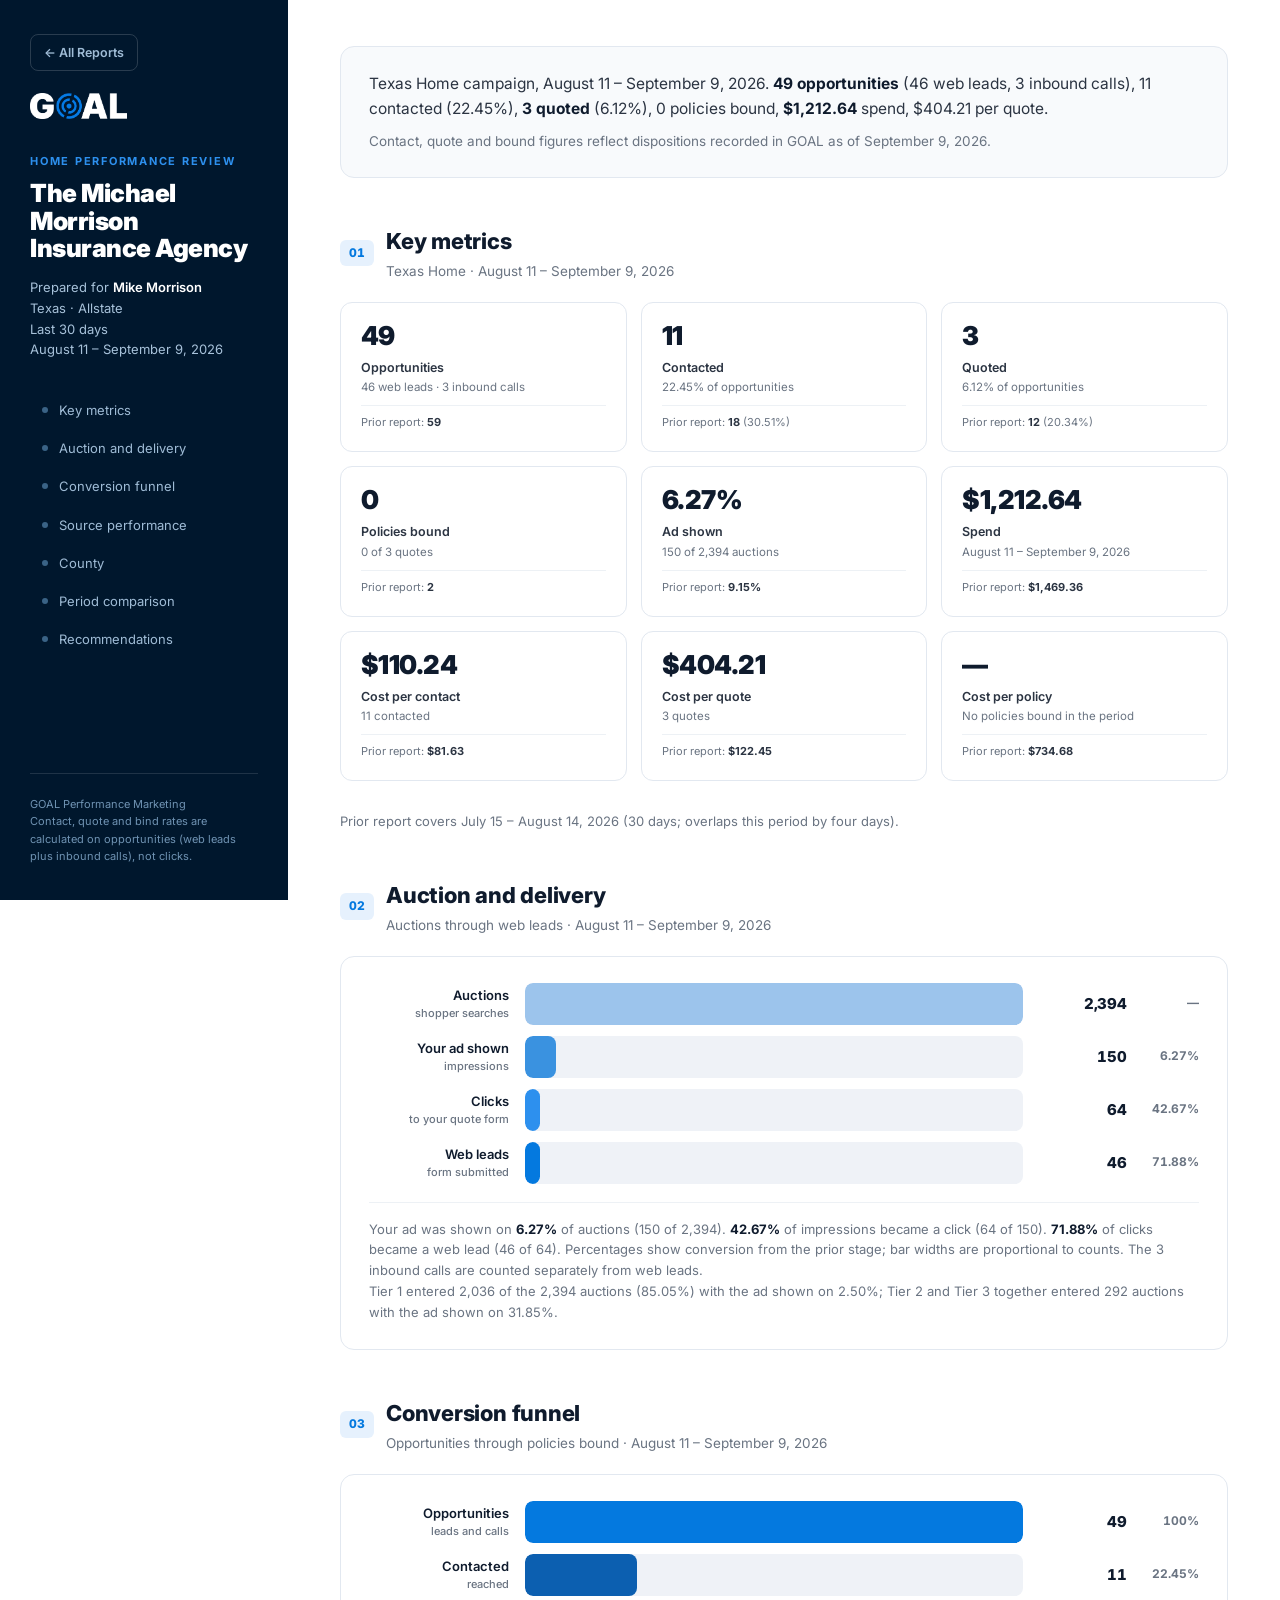
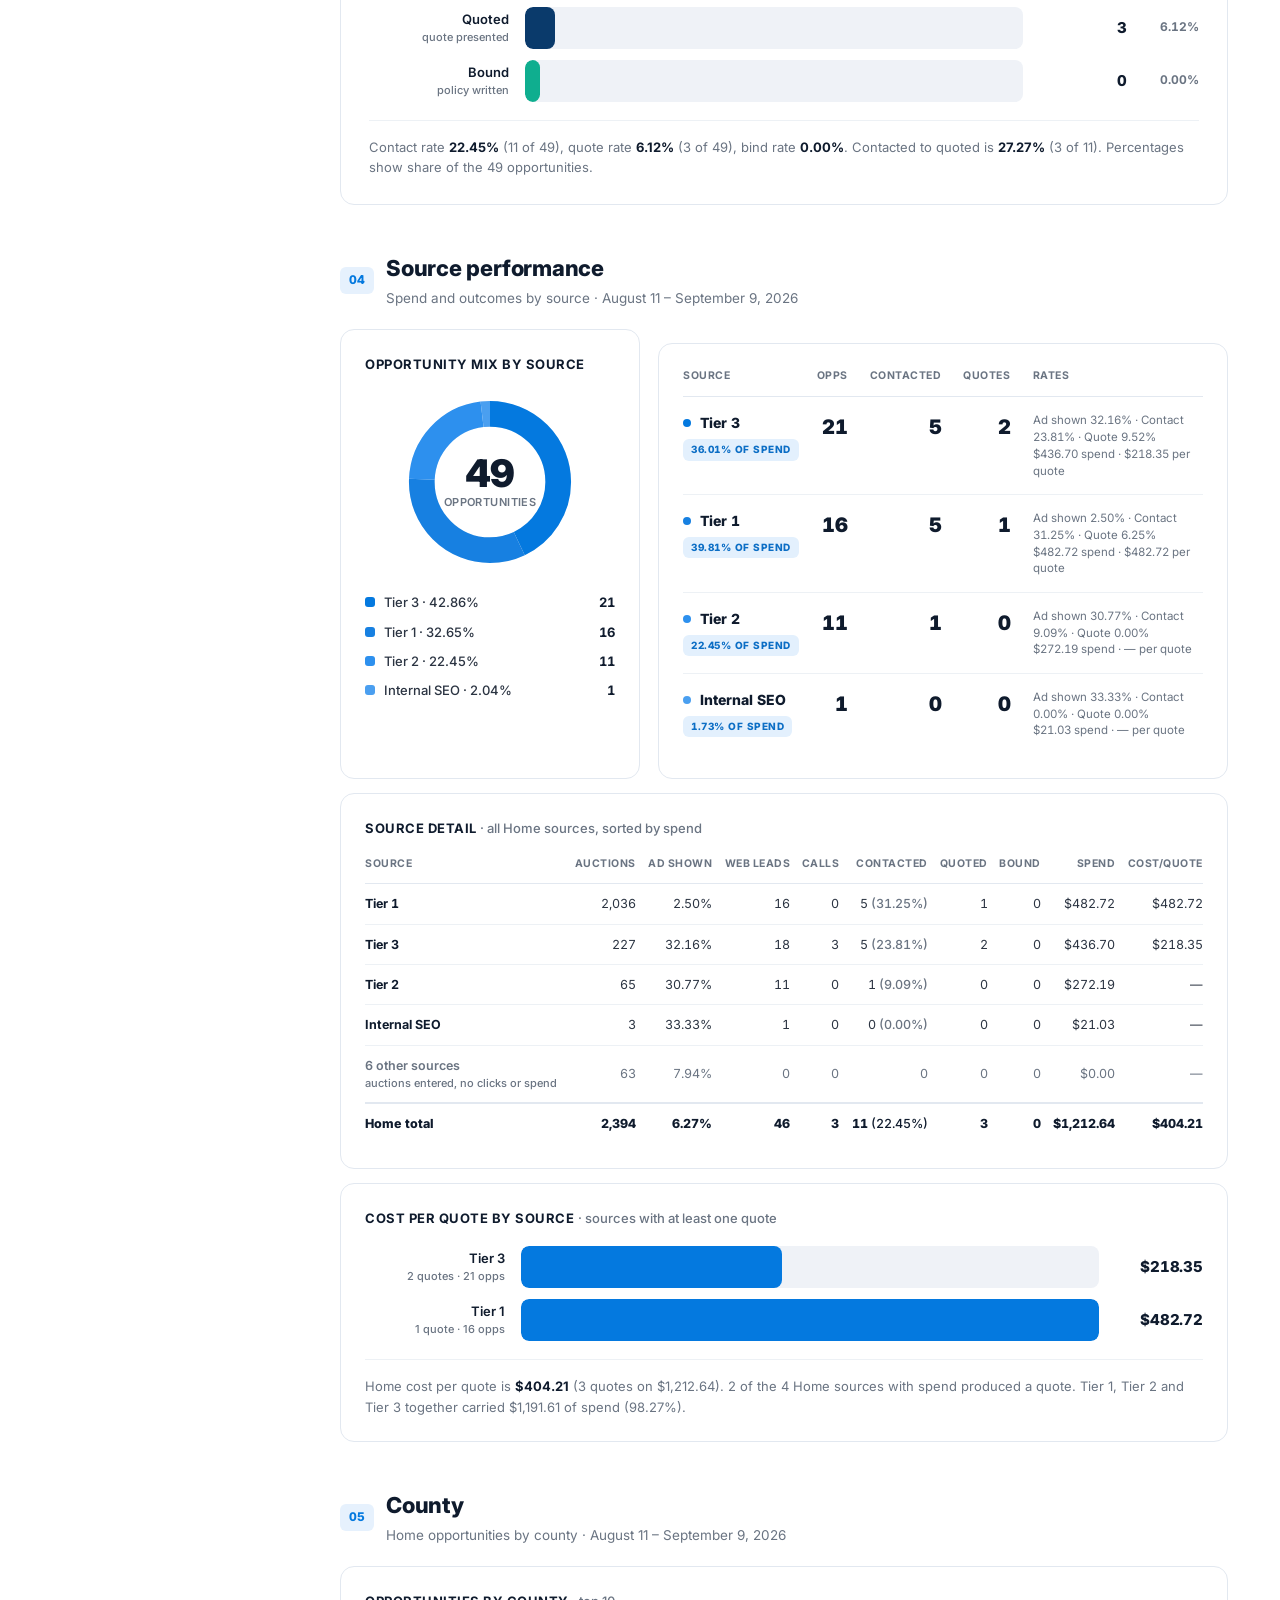
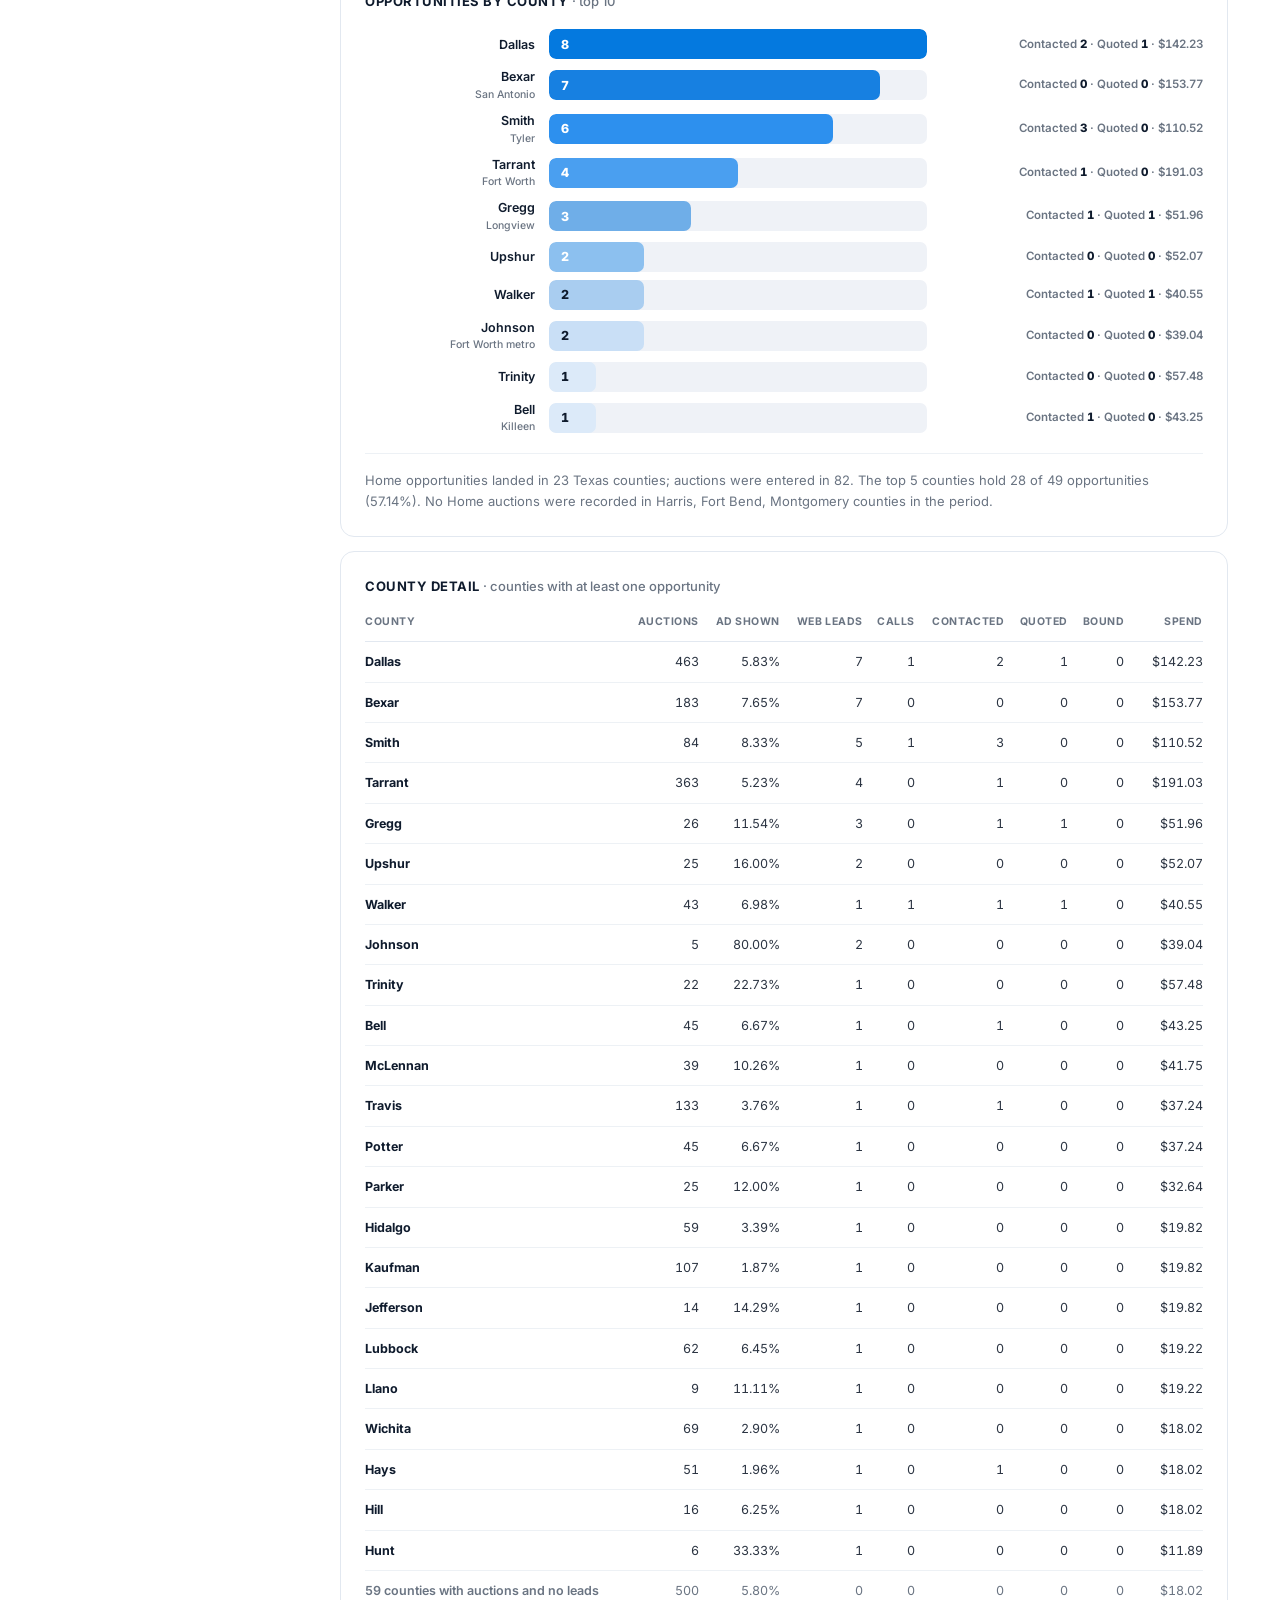
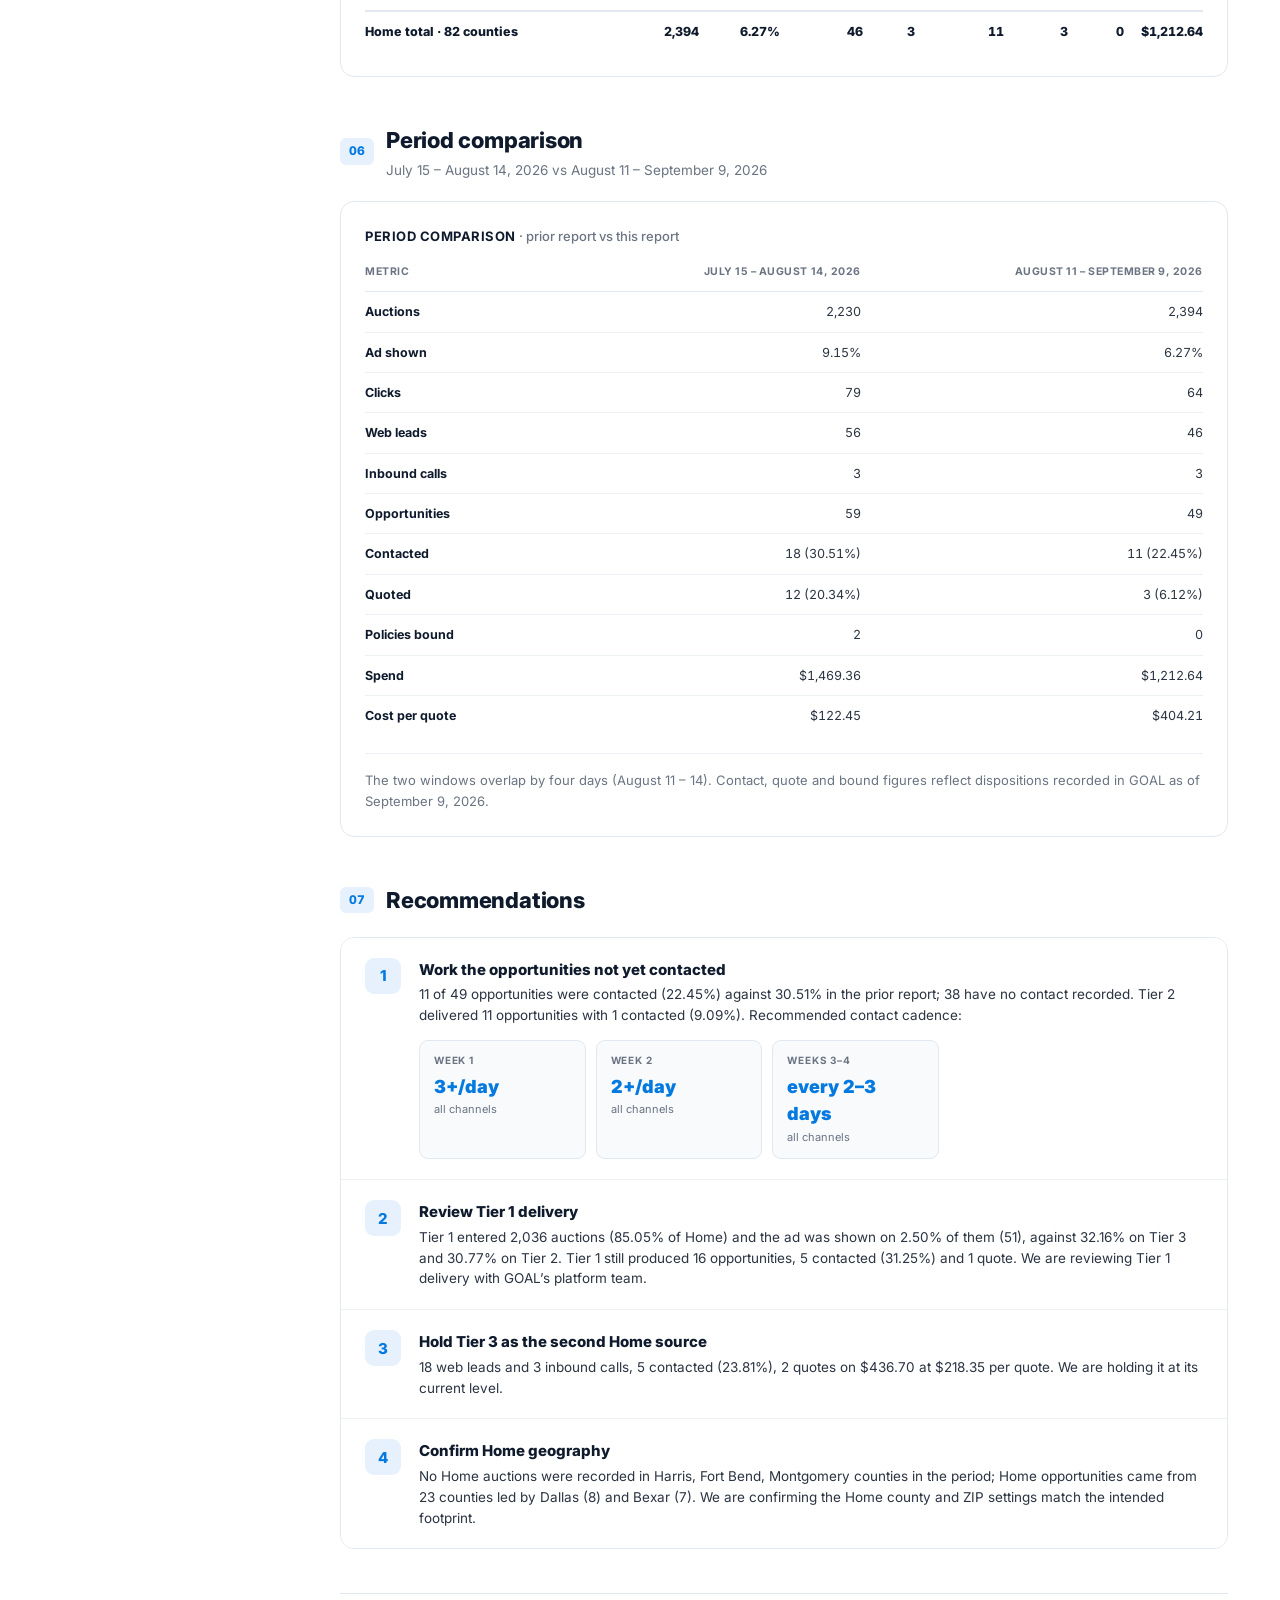
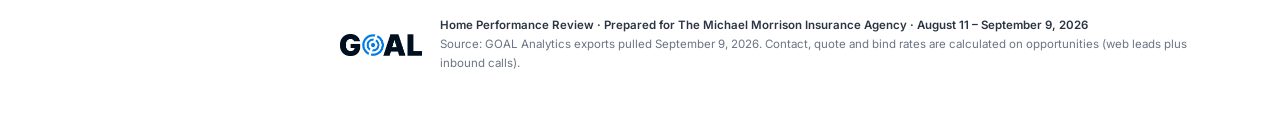
<file: reports/home-performance-review.html>
<!DOCTYPE html>
<html lang="en">
<head>
<meta charset="UTF-8">
<meta name="viewport" content="width=device-width, initial-scale=1.0">
<title>The Michael Morrison Insurance Agency &middot; Home Performance Review</title>
<link rel="preconnect" href="https://fonts.googleapis.com">
<link rel="preconnect" href="https://fonts.gstatic.com" crossorigin>
<link href="https://fonts.googleapis.com/css2?family=Inter:wght@400;500;600;700;800;900&display=swap" rel="stylesheet">
<link rel="stylesheet" href="../assets/report.css">
</head>
<body>
<div class="shell" data-screen-label="Home performance review">

  <aside class="side">
    <a class="backlink" href="../index.html">&larr; All Reports</a>
    <img class="logo" src="../assets/goal-wordmark-white.png" alt="GOAL">
    <div class="eb">Home Performance Review</div>
    <h1>The Michael Morrison Insurance Agency</h1>
    <div class="who">Prepared for <b>Mike Morrison</b><br>Texas &middot; Allstate<br>Last 30 days<br>August 11 &ndash; September 9, 2026</div>
    <nav>
      <a href="#s1"><span class="dot"></span>Key metrics</a><a href="#s2"><span class="dot"></span>Auction and delivery</a><a href="#s3"><span class="dot"></span>Conversion funnel</a><a href="#s4"><span class="dot"></span>Source performance</a><a href="#s5"><span class="dot"></span>County</a><a href="#s6"><span class="dot"></span>Period comparison</a><a href="#s7"><span class="dot"></span>Recommendations</a>
    </nav>
    <div class="foot">GOAL Performance Marketing<br>Contact, quote and bind rates are calculated on opportunities (web leads plus inbound calls), not clicks.</div>
  </aside>

  <main class="main">

    <div class="exec">
      <p>Texas Home campaign, August 11 &ndash; September 9, 2026. <b>49 opportunities</b> (46 web leads, 3 inbound calls), 11 contacted (22.45%), <b>3 quoted</b> (6.12%), 0 policies bound, <b>$1,212.64</b> spend, $404.21 per quote.</p><p>Contact, quote and bound figures reflect dispositions recorded in GOAL as of September 9, 2026.</p>
    </div>

    <section class="block" id="s1">
      <div class="bhead"><span class="ix">01</span><div><h2>Key metrics</h2><p>Texas Home &middot; August 11 &ndash; September 9, 2026</p></div></div>
<div class="kgrid"><div class="kc"><div class="v">49</div><div class="k">Opportunities</div><div class="d">46 web leads &middot; 3 inbound calls</div><div class="p">Prior report: <b>59</b></div></div><div class="kc"><div class="v">11</div><div class="k">Contacted</div><div class="d">22.45% of opportunities</div><div class="p">Prior report: <b>18</b> (30.51%)</div></div><div class="kc"><div class="v">3</div><div class="k">Quoted</div><div class="d">6.12% of opportunities</div><div class="p">Prior report: <b>12</b> (20.34%)</div></div><div class="kc"><div class="v">0</div><div class="k">Policies bound</div><div class="d">0 of 3 quotes</div><div class="p">Prior report: <b>2</b></div></div><div class="kc"><div class="v">6.27%</div><div class="k">Ad shown</div><div class="d">150 of 2,394 auctions</div><div class="p">Prior report: <b>9.15%</b></div></div><div class="kc"><div class="v">$1,212.64</div><div class="k">Spend</div><div class="d">August 11 &ndash; September 9, 2026</div><div class="p">Prior report: <b>$1,469.36</b></div></div><div class="kc"><div class="v">$110.24</div><div class="k">Cost per contact</div><div class="d">11 contacted</div><div class="p">Prior report: <b>$81.63</b></div></div><div class="kc"><div class="v">$404.21</div><div class="k">Cost per quote</div><div class="d">3 quotes</div><div class="p">Prior report: <b>$122.45</b></div></div><div class="kc"><div class="v">&mdash;</div><div class="k">Cost per policy</div><div class="d">No policies bound in the period</div><div class="p">Prior report: <b>$734.68</b></div></div></div><div class="fnote" style="border-top:none;padding-top:12px;">Prior report covers July 15 &ndash; August 14, 2026 (30 days; overlaps this period by four days).</div>
    </section>

    <section class="block" id="s2">
      <div class="bhead"><span class="ix">02</span><div><h2>Auction and delivery</h2><p>Auctions through web leads &middot; August 11 &ndash; September 9, 2026</p></div></div>
<div class="fpanel"><div class="fstep"><div class="lab">Auctions<small>shopper searches</small></div><div class="fbar"><i style="background:#9cc4ec;color:#0F1B2D;--pw:100%" data-w="100"></i></div><div class="cnt">2,394</div><div class="pct">&mdash;</div></div><div class="fstep"><div class="lab">Your ad shown<small>impressions</small></div><div class="fbar"><i style="background:#3a92e0;--pw:6.27%" data-w="6.27"></i></div><div class="cnt">150</div><div class="pct">6.27%</div></div><div class="fstep"><div class="lab">Clicks<small>to your quote form</small></div><div class="fbar"><i style="background:#2D90EE;--pw:2.67%" data-w="2.67"></i></div><div class="cnt">64</div><div class="pct">42.67%</div></div><div class="fstep"><div class="lab">Web leads<small>form submitted</small></div><div class="fbar"><i style="background:#0479DF;--pw:1.92%" data-w="1.92"></i></div><div class="cnt">46</div><div class="pct">71.88%</div></div><div class="fnote">Your ad was shown on <b>6.27%</b> of auctions (150 of 2,394). <b>42.67%</b> of impressions became a click (64 of 150). <b>71.88%</b> of clicks became a web lead (46 of 64). Percentages show conversion from the prior stage; bar widths are proportional to counts. The 3 inbound calls are counted separately from web leads.<br>Tier 1 entered 2,036 of the 2,394 auctions (85.05%) with the ad shown on 2.50%; Tier 2 and Tier 3 together entered 292 auctions with the ad shown on 31.85%.</div></div>
    </section>

    <section class="block" id="s3">
      <div class="bhead"><span class="ix">03</span><div><h2>Conversion funnel</h2><p>Opportunities through policies bound &middot; August 11 &ndash; September 9, 2026</p></div></div>
<div class="fpanel"><div class="fstep"><div class="lab">Opportunities<small>leads and calls</small></div><div class="fbar"><i style="background:#0479DF;--pw:100%" data-w="100"></i></div><div class="cnt">49</div><div class="pct">100%</div></div><div class="fstep"><div class="lab">Contacted<small>reached</small></div><div class="fbar"><i style="background:#0c5fb0;--pw:22.45%" data-w="22.45"></i></div><div class="cnt">11</div><div class="pct">22.45%</div></div><div class="fstep"><div class="lab">Quoted<small>quote presented</small></div><div class="fbar"><i style="background:#0a3a6b;--pw:6.12%" data-w="6.12"></i></div><div class="cnt">3</div><div class="pct">6.12%</div></div><div class="fstep"><div class="lab">Bound<small>policy written</small></div><div class="fbar"><i style="background:#0fae8f;--pw:0%" data-w="0"></i></div><div class="cnt">0</div><div class="pct">0.00%</div></div><div class="fnote">Contact rate <b>22.45%</b> (11 of 49), quote rate <b>6.12%</b> (3 of 49), bind rate <b>0.00%</b>. Contacted to quoted is <b>27.27%</b> (3 of 11). Percentages show share of the 49 opportunities.</div></div>
    </section>

    <section class="block" id="s4">
      <div class="bhead"><span class="ix">04</span><div><h2>Source performance</h2><p>Spend and outcomes by source &middot; August 11 &ndash; September 9, 2026</p></div></div>
<div class="split"><div class="panel"><div class="pt">Opportunity mix by source</div><div class="donut-wrap"><div class="donut"><svg viewBox="0 0 42 42" width="180" height="180"><circle cx="21" cy="21" r="15.915" fill="none" stroke="#EFF2F7" stroke-width="6"></circle><circle class="seg" cx="21" cy="21" r="15.915" fill="none" stroke="#0479DF" stroke-width="6" stroke-dasharray="0 100" data-dash="42.86" data-offset="0.0" transform="rotate(-90 21 21)"></circle><circle class="seg" cx="21" cy="21" r="15.915" fill="none" stroke="#1780E1" stroke-width="6" stroke-dasharray="0 100" data-dash="32.65" data-offset="42.86" transform="rotate(-90 21 21)"></circle><circle class="seg" cx="21" cy="21" r="15.915" fill="none" stroke="#2D90EE" stroke-width="6" stroke-dasharray="0 100" data-dash="22.45" data-offset="75.51" transform="rotate(-90 21 21)"></circle><circle class="seg" cx="21" cy="21" r="15.915" fill="none" stroke="#4A9FF0" stroke-width="6" stroke-dasharray="0 100" data-dash="2.04" data-offset="97.96" transform="rotate(-90 21 21)"></circle></svg><div class="center"><div class="n">49</div><div class="l">opportunities</div></div></div><div class="legend"><div class="li"><span class="sw" style="background:#0479DF"></span><span class="nm">Tier 3 &middot; 42.86%</span><span class="vl">21</span></div><div class="li"><span class="sw" style="background:#1780E1"></span><span class="nm">Tier 1 &middot; 32.65%</span><span class="vl">16</span></div><div class="li"><span class="sw" style="background:#2D90EE"></span><span class="nm">Tier 2 &middot; 22.45%</span><span class="vl">11</span></div><div class="li"><span class="sw" style="background:#4A9FF0"></span><span class="nm">Internal SEO &middot; 2.04%</span><span class="vl">1</span></div></div></div></div><div class="panel"><table class="ltable"><thead><tr><th>Source</th><th class="r">Opps</th><th class="r">Contacted</th><th class="r">Quotes</th><th>Rates</th></tr></thead><tbody><tr><td><div class="nm"><span class="bd" style="background:#0479DF"></span>Tier 3</div><span class="tag blue">36.01% of spend</span></td><td class="r"><span class="big">21</span></td><td class="r"><span class="big">5</span></td><td class="r"><span class="big">2</span></td><td><div class="sub">Ad shown 32.16% &middot; Contact 23.81% &middot; Quote 9.52%<br>$436.70 spend &middot; $218.35 per quote</div></td></tr><tr><td><div class="nm"><span class="bd" style="background:#1780E1"></span>Tier 1</div><span class="tag blue">39.81% of spend</span></td><td class="r"><span class="big">16</span></td><td class="r"><span class="big">5</span></td><td class="r"><span class="big">1</span></td><td><div class="sub">Ad shown 2.50% &middot; Contact 31.25% &middot; Quote 6.25%<br>$482.72 spend &middot; $482.72 per quote</div></td></tr><tr><td><div class="nm"><span class="bd" style="background:#2D90EE"></span>Tier 2</div><span class="tag blue">22.45% of spend</span></td><td class="r"><span class="big">11</span></td><td class="r"><span class="big">1</span></td><td class="r"><span class="big">0</span></td><td><div class="sub">Ad shown 30.77% &middot; Contact 9.09% &middot; Quote 0.00%<br>$272.19 spend &middot; &mdash; per quote</div></td></tr><tr><td><div class="nm"><span class="bd" style="background:#4A9FF0"></span>Internal SEO</div><span class="tag blue">1.73% of spend</span></td><td class="r"><span class="big">1</span></td><td class="r"><span class="big">0</span></td><td class="r"><span class="big">0</span></td><td><div class="sub">Ad shown 33.33% &middot; Contact 0.00% &middot; Quote 0.00%<br>$21.03 spend &middot; &mdash; per quote</div></td></tr></tbody></table></div></div><div class="panel"><div class="pt">Source detail <span>&middot; all Home sources, sorted by spend</span></div><div class="tscroll"><table class="dt">
<thead><tr><th>Source</th><th class="r">Auctions</th><th class="r">Ad shown</th><th class="r">Web leads</th><th class="r">Calls</th><th class="r">Contacted</th><th class="r">Quoted</th><th class="r">Bound</th><th class="r">Spend</th><th class="r">Cost/quote</th></tr></thead><tbody>
<tr><td class="nm">Tier 1</td><td class="r">2,036</td><td class="r">2.50%</td><td class="r">16</td><td class="r">0</td><td class="r">5 <span style="color:var(--muted);font-weight:500">(31.25%)</span></td><td class="r">1</td><td class="r">0</td><td class="r">$482.72</td><td class="r">$482.72</td></tr>
<tr><td class="nm">Tier 3</td><td class="r">227</td><td class="r">32.16%</td><td class="r">18</td><td class="r">3</td><td class="r">5 <span style="color:var(--muted);font-weight:500">(23.81%)</span></td><td class="r">2</td><td class="r">0</td><td class="r">$436.70</td><td class="r">$218.35</td></tr>
<tr><td class="nm">Tier 2</td><td class="r">65</td><td class="r">30.77%</td><td class="r">11</td><td class="r">0</td><td class="r">1 <span style="color:var(--muted);font-weight:500">(9.09%)</span></td><td class="r">0</td><td class="r">0</td><td class="r">$272.19</td><td class="r">&mdash;</td></tr>
<tr><td class="nm">Internal SEO</td><td class="r">3</td><td class="r">33.33%</td><td class="r">1</td><td class="r">0</td><td class="r">0 <span style="color:var(--muted);font-weight:500">(0.00%)</span></td><td class="r">0</td><td class="r">0</td><td class="r">$21.03</td><td class="r">&mdash;</td></tr>
<tr class="dim"><td class="nm">6 other sources<small>auctions entered, no clicks or spend</small></td><td class="r">63</td><td class="r">7.94%</td><td class="r">0</td><td class="r">0</td><td class="r">0</td><td class="r">0</td><td class="r">0</td><td class="r">$0.00</td><td class="r">&mdash;</td></tr>
<tr class="tot"><td class="nm">Home total</td><td class="r">2,394</td><td class="r">6.27%</td><td class="r">46</td><td class="r">3</td><td class="r">11 <span style="font-weight:500">(22.45%)</span></td><td class="r">3</td><td class="r">0</td><td class="r">$1,212.64</td><td class="r">$404.21</td></tr>
</tbody></table></div></div><div class="panel"><div class=""><div class="pt">Cost per quote by source <span>&middot; sources with at least one quote</span></div><div class="fstep"><div class="lab">Tier 3<small>2 quotes &middot; 21 opps</small></div><div class="fbar"><i style="background:#0479DF;--pw:45.23%" data-w="45.23"></i></div><div class="cnt">$218.35</div></div><div class="fstep"><div class="lab">Tier 1<small>1 quote &middot; 16 opps</small></div><div class="fbar"><i style="background:#0479DF;--pw:100.0%" data-w="100.0"></i></div><div class="cnt">$482.72</div></div><div class="fnote">Home cost per quote is <b>$404.21</b> (3 quotes on $1,212.64). 2 of the 4 Home sources with spend produced a quote. Tier 1, Tier 2 and Tier 3 together carried $1,191.61 of spend (98.27%).</div></div>
    </section>

    <section class="block" id="s5">
      <div class="bhead"><span class="ix">05</span><div><h2>County</h2><p>Home opportunities by county &middot; August 11 &ndash; September 9, 2026</p></div></div>
<div class="panel"><div class="pt">Opportunities by county <span>&middot; top 10</span></div><div class="srow"><div class="lab">Dallas</div><div class="sbar"><i style="background:#0479DF;--pw:100.0%" data-w="100.0">8</i></div><div class="meta">Contacted <b>2</b> &middot; Quoted <b>1</b> &middot; $142.23</div></div><div class="srow"><div class="lab">Bexar<small>San Antonio</small></div><div class="sbar"><i style="background:#1780E1;--pw:87.5%" data-w="87.5">7</i></div><div class="meta">Contacted <b>0</b> &middot; Quoted <b>0</b> &middot; $153.77</div></div><div class="srow"><div class="lab">Smith<small>Tyler</small></div><div class="sbar"><i style="background:#2D90EE;--pw:75.0%" data-w="75.0">6</i></div><div class="meta">Contacted <b>3</b> &middot; Quoted <b>0</b> &middot; $110.52</div></div><div class="srow"><div class="lab">Tarrant<small>Fort Worth</small></div><div class="sbar"><i style="background:#4A9FF0;--pw:50.0%" data-w="50.0">4</i></div><div class="meta">Contacted <b>1</b> &middot; Quoted <b>0</b> &middot; $191.03</div></div><div class="srow"><div class="lab">Gregg<small>Longview</small></div><div class="sbar"><i style="background:#6FAEE8;--pw:37.5%" data-w="37.5">3</i></div><div class="meta">Contacted <b>1</b> &middot; Quoted <b>1</b> &middot; $51.96</div></div><div class="srow"><div class="lab">Upshur</div><div class="sbar"><i style="background:#8CC0EF;--pw:25.0%" data-w="25.0">2</i></div><div class="meta">Contacted <b>0</b> &middot; Quoted <b>0</b> &middot; $52.07</div></div><div class="srow"><div class="lab">Walker</div><div class="sbar"><i class="lite" style="background:#A9CDF0;--pw:25.0%" data-w="25.0">2</i></div><div class="meta">Contacted <b>1</b> &middot; Quoted <b>1</b> &middot; $40.55</div></div><div class="srow"><div class="lab">Johnson<small>Fort Worth metro</small></div><div class="sbar"><i class="lite" style="background:#C9DFF6;--pw:25.0%" data-w="25.0">2</i></div><div class="meta">Contacted <b>0</b> &middot; Quoted <b>0</b> &middot; $39.04</div></div><div class="srow"><div class="lab">Trinity</div><div class="sbar"><i class="lite" style="background:#DCEAF9;--pw:12.5%" data-w="12.5">1</i></div><div class="meta">Contacted <b>0</b> &middot; Quoted <b>0</b> &middot; $57.48</div></div><div class="srow"><div class="lab">Bell<small>Killeen</small></div><div class="sbar"><i class="lite" style="background:#DCEAF9;--pw:12.5%" data-w="12.5">1</i></div><div class="meta">Contacted <b>1</b> &middot; Quoted <b>0</b> &middot; $43.25</div></div><div class="fnote">Home opportunities landed in 23 Texas counties; auctions were entered in 82. The top 5 counties hold 28 of 49 opportunities (57.14%). No Home auctions were recorded in Harris, Fort Bend, Montgomery counties in the period.</div></div><div class="panel"><div class="pt">County detail <span>&middot; counties with at least one opportunity</span></div><div class="tscroll"><table class="dt"><thead><tr><th>County</th><th class="r">Auctions</th><th class="r">Ad shown</th><th class="r">Web leads</th><th class="r">Calls</th><th class="r">Contacted</th><th class="r">Quoted</th><th class="r">Bound</th><th class="r">Spend</th></tr></thead><tbody><tr><td class="nm">Dallas</td><td class="r">463</td><td class="r">5.83%</td><td class="r">7</td><td class="r">1</td><td class="r">2</td><td class="r">1</td><td class="r">0</td><td class="r">$142.23</td></tr><tr><td class="nm">Bexar</td><td class="r">183</td><td class="r">7.65%</td><td class="r">7</td><td class="r">0</td><td class="r">0</td><td class="r">0</td><td class="r">0</td><td class="r">$153.77</td></tr><tr><td class="nm">Smith</td><td class="r">84</td><td class="r">8.33%</td><td class="r">5</td><td class="r">1</td><td class="r">3</td><td class="r">0</td><td class="r">0</td><td class="r">$110.52</td></tr><tr><td class="nm">Tarrant</td><td class="r">363</td><td class="r">5.23%</td><td class="r">4</td><td class="r">0</td><td class="r">1</td><td class="r">0</td><td class="r">0</td><td class="r">$191.03</td></tr><tr><td class="nm">Gregg</td><td class="r">26</td><td class="r">11.54%</td><td class="r">3</td><td class="r">0</td><td class="r">1</td><td class="r">1</td><td class="r">0</td><td class="r">$51.96</td></tr><tr><td class="nm">Upshur</td><td class="r">25</td><td class="r">16.00%</td><td class="r">2</td><td class="r">0</td><td class="r">0</td><td class="r">0</td><td class="r">0</td><td class="r">$52.07</td></tr><tr><td class="nm">Walker</td><td class="r">43</td><td class="r">6.98%</td><td class="r">1</td><td class="r">1</td><td class="r">1</td><td class="r">1</td><td class="r">0</td><td class="r">$40.55</td></tr><tr><td class="nm">Johnson</td><td class="r">5</td><td class="r">80.00%</td><td class="r">2</td><td class="r">0</td><td class="r">0</td><td class="r">0</td><td class="r">0</td><td class="r">$39.04</td></tr><tr><td class="nm">Trinity</td><td class="r">22</td><td class="r">22.73%</td><td class="r">1</td><td class="r">0</td><td class="r">0</td><td class="r">0</td><td class="r">0</td><td class="r">$57.48</td></tr><tr><td class="nm">Bell</td><td class="r">45</td><td class="r">6.67%</td><td class="r">1</td><td class="r">0</td><td class="r">1</td><td class="r">0</td><td class="r">0</td><td class="r">$43.25</td></tr><tr><td class="nm">McLennan</td><td class="r">39</td><td class="r">10.26%</td><td class="r">1</td><td class="r">0</td><td class="r">0</td><td class="r">0</td><td class="r">0</td><td class="r">$41.75</td></tr><tr><td class="nm">Travis</td><td class="r">133</td><td class="r">3.76%</td><td class="r">1</td><td class="r">0</td><td class="r">1</td><td class="r">0</td><td class="r">0</td><td class="r">$37.24</td></tr><tr><td class="nm">Potter</td><td class="r">45</td><td class="r">6.67%</td><td class="r">1</td><td class="r">0</td><td class="r">0</td><td class="r">0</td><td class="r">0</td><td class="r">$37.24</td></tr><tr><td class="nm">Parker</td><td class="r">25</td><td class="r">12.00%</td><td class="r">1</td><td class="r">0</td><td class="r">0</td><td class="r">0</td><td class="r">0</td><td class="r">$32.64</td></tr><tr><td class="nm">Hidalgo</td><td class="r">59</td><td class="r">3.39%</td><td class="r">1</td><td class="r">0</td><td class="r">0</td><td class="r">0</td><td class="r">0</td><td class="r">$19.82</td></tr><tr><td class="nm">Kaufman</td><td class="r">107</td><td class="r">1.87%</td><td class="r">1</td><td class="r">0</td><td class="r">0</td><td class="r">0</td><td class="r">0</td><td class="r">$19.82</td></tr><tr><td class="nm">Jefferson</td><td class="r">14</td><td class="r">14.29%</td><td class="r">1</td><td class="r">0</td><td class="r">0</td><td class="r">0</td><td class="r">0</td><td class="r">$19.82</td></tr><tr><td class="nm">Lubbock</td><td class="r">62</td><td class="r">6.45%</td><td class="r">1</td><td class="r">0</td><td class="r">0</td><td class="r">0</td><td class="r">0</td><td class="r">$19.22</td></tr><tr><td class="nm">Llano</td><td class="r">9</td><td class="r">11.11%</td><td class="r">1</td><td class="r">0</td><td class="r">0</td><td class="r">0</td><td class="r">0</td><td class="r">$19.22</td></tr><tr><td class="nm">Wichita</td><td class="r">69</td><td class="r">2.90%</td><td class="r">1</td><td class="r">0</td><td class="r">0</td><td class="r">0</td><td class="r">0</td><td class="r">$18.02</td></tr><tr><td class="nm">Hays</td><td class="r">51</td><td class="r">1.96%</td><td class="r">1</td><td class="r">0</td><td class="r">1</td><td class="r">0</td><td class="r">0</td><td class="r">$18.02</td></tr><tr><td class="nm">Hill</td><td class="r">16</td><td class="r">6.25%</td><td class="r">1</td><td class="r">0</td><td class="r">0</td><td class="r">0</td><td class="r">0</td><td class="r">$18.02</td></tr><tr><td class="nm">Hunt</td><td class="r">6</td><td class="r">33.33%</td><td class="r">1</td><td class="r">0</td><td class="r">0</td><td class="r">0</td><td class="r">0</td><td class="r">$11.89</td></tr><tr class="dim"><td class="nm">59 counties with auctions and no leads</td><td class="r">500</td><td class="r">5.80%</td><td class="r">0</td><td class="r">0</td><td class="r">0</td><td class="r">0</td><td class="r">0</td><td class="r">$18.02</td></tr><tr class="tot"><td class="nm">Home total &middot; 82 counties</td><td class="r">2,394</td><td class="r">6.27%</td><td class="r">46</td><td class="r">3</td><td class="r">11</td><td class="r">3</td><td class="r">0</td><td class="r">$1,212.64</td></tr></tbody></table></div></div>
    </section>

    <section class="block" id="s6">
      <div class="bhead"><span class="ix">06</span><div><h2>Period comparison</h2><p>July 15 &ndash; August 14, 2026 vs August 11 &ndash; September 9, 2026</p></div></div>
<div class="panel"><div class="pt">Period comparison <span>&middot; prior report vs this report</span></div><table class="dt"><thead><tr><th>Metric</th><th class="r">July 15 &ndash; August 14, 2026</th><th class="r">August 11 &ndash; September 9, 2026</th></tr></thead><tbody><tr><td class="nm">Auctions</td><td class="r">2,230</td><td class="r">2,394</td></tr><tr><td class="nm">Ad shown</td><td class="r">9.15%</td><td class="r">6.27%</td></tr><tr><td class="nm">Clicks</td><td class="r">79</td><td class="r">64</td></tr><tr><td class="nm">Web leads</td><td class="r">56</td><td class="r">46</td></tr><tr><td class="nm">Inbound calls</td><td class="r">3</td><td class="r">3</td></tr><tr><td class="nm">Opportunities</td><td class="r">59</td><td class="r">49</td></tr><tr><td class="nm">Contacted</td><td class="r">18 (30.51%)</td><td class="r">11 (22.45%)</td></tr><tr><td class="nm">Quoted</td><td class="r">12 (20.34%)</td><td class="r">3 (6.12%)</td></tr><tr><td class="nm">Policies bound</td><td class="r">2</td><td class="r">0</td></tr><tr><td class="nm">Spend</td><td class="r">$1,469.36</td><td class="r">$1,212.64</td></tr><tr><td class="nm">Cost per quote</td><td class="r">$122.45</td><td class="r">$404.21</td></tr></tbody></table><div class="fnote">The two windows overlap by four days (August 11 &ndash; 14). Contact, quote and bound figures reflect dispositions recorded in GOAL as of September 9, 2026.</div></div>
    </section>

    <section class="block" id="s7" style="margin-bottom:0;">
      <div class="bhead"><span class="ix">07</span><div><h2>Recommendations</h2></div></div>
<div class="plan"><div class="pstep"><div class="num">1</div><div><div class="h">Work the opportunities not yet contacted</div><div class="b">11 of 49 opportunities were contacted (22.45%) against 30.51% in the prior report; 38 have no contact recorded. Tier 2 delivered 11 opportunities with 1 contacted (9.09%). Recommended contact cadence:<div class="cad"><div class="c"><div class="w">Week 1</div><div class="n">3+/day</div><div class="s">all channels</div></div><div class="c"><div class="w">Week 2</div><div class="n">2+/day</div><div class="s">all channels</div></div><div class="c"><div class="w">Weeks 3&ndash;4</div><div class="n">every 2&ndash;3 days</div><div class="s">all channels</div></div></div></div></div></div><div class="pstep"><div class="num">2</div><div><div class="h">Review Tier 1 delivery</div><div class="b">Tier 1 entered 2,036 auctions (85.05% of Home) and the ad was shown on 2.50% of them (51), against 32.16% on Tier 3 and 30.77% on Tier 2. Tier 1 still produced 16 opportunities, 5 contacted (31.25%) and 1 quote. We are reviewing Tier 1 delivery with GOAL&rsquo;s platform team.</div></div></div><div class="pstep"><div class="num">3</div><div><div class="h">Hold Tier 3 as the second Home source</div><div class="b">18 web leads and 3 inbound calls, 5 contacted (23.81%), 2 quotes on $436.70 at $218.35 per quote. We are holding it at its current level.</div></div></div><div class="pstep"><div class="num">4</div><div><div class="h">Confirm Home geography</div><div class="b">No Home auctions were recorded in Harris, Fort Bend, Montgomery counties in the period; Home opportunities came from 23 counties led by Dallas (8) and Bexar (7). We are confirming the Home county and ZIP settings match the intended footprint.</div></div></div></div>
    </section>


    <div class="rfoot">
      <img src="../assets/goal-wordmark-black.png" alt="GOAL">
      <div class="t"><b>Home Performance Review &middot; Prepared for The Michael Morrison Insurance Agency &middot; August 11 &ndash; September 9, 2026</b><br>Source: GOAL Analytics exports pulled September 9, 2026. Contact, quote and bind rates are calculated on opportunities (web leads plus inbound calls).</div>
    </div>

  </main>
</div>

<script>
function paint(root){
  root.querySelectorAll('[data-w]').forEach(function(b){b.style.width=b.dataset.w+'%';});
  root.querySelectorAll('.seg').forEach(function(s){
    var d=+s.dataset.dash,o=+(s.dataset.offset||0);
    s.setAttribute('stroke-dashoffset',-o);
    s.style.transition='stroke-dasharray 1.1s cubic-bezier(.2,.7,.2,1)';
    requestAnimationFrame(function(){s.setAttribute('stroke-dasharray',d+' '+(100-d));});
  });
}
var io=new IntersectionObserver(function(es){es.forEach(function(e){if(e.isIntersecting){paint(e.target);io.unobserve(e.target);}});},{threshold:.15});
document.querySelectorAll('.fpanel,.split,.panel').forEach(function(el){io.observe(el);});
window.addEventListener('beforeprint',function(){paint(document);});
</script>
</body>
</html>
</file>
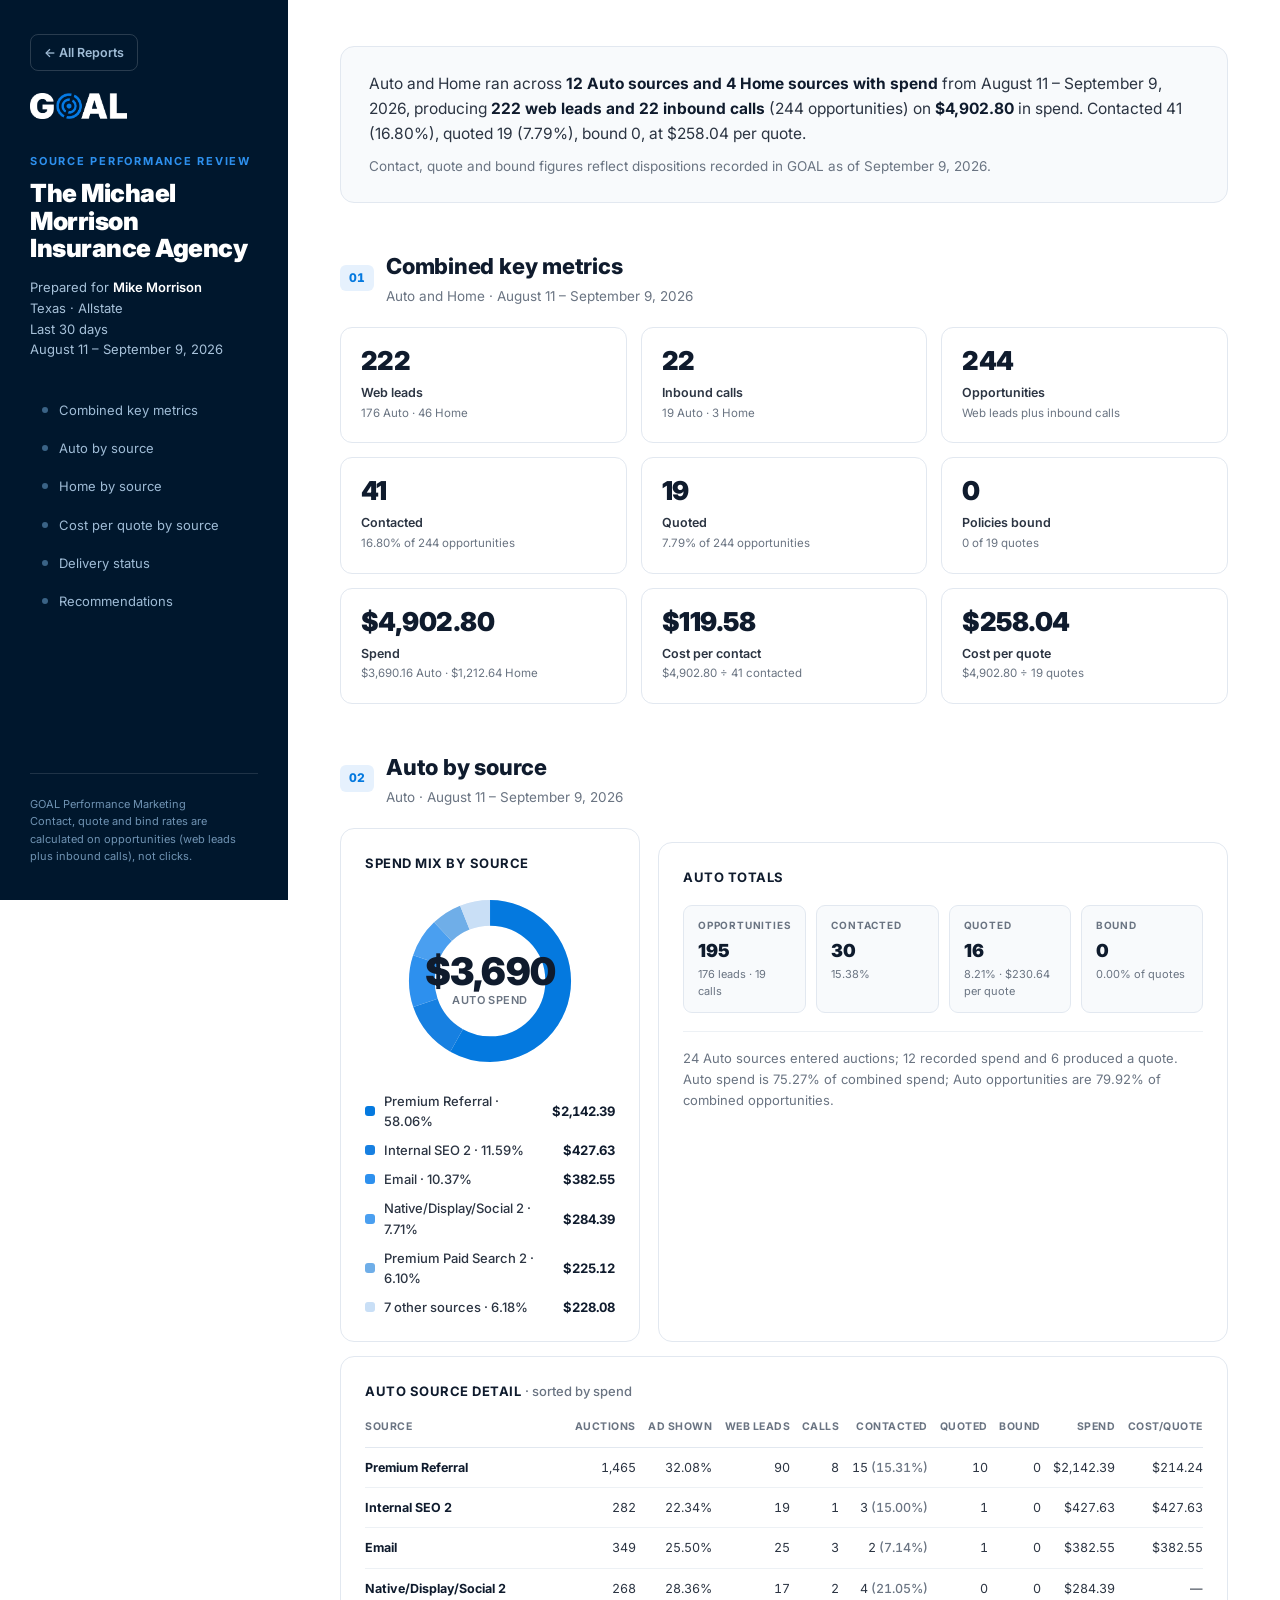
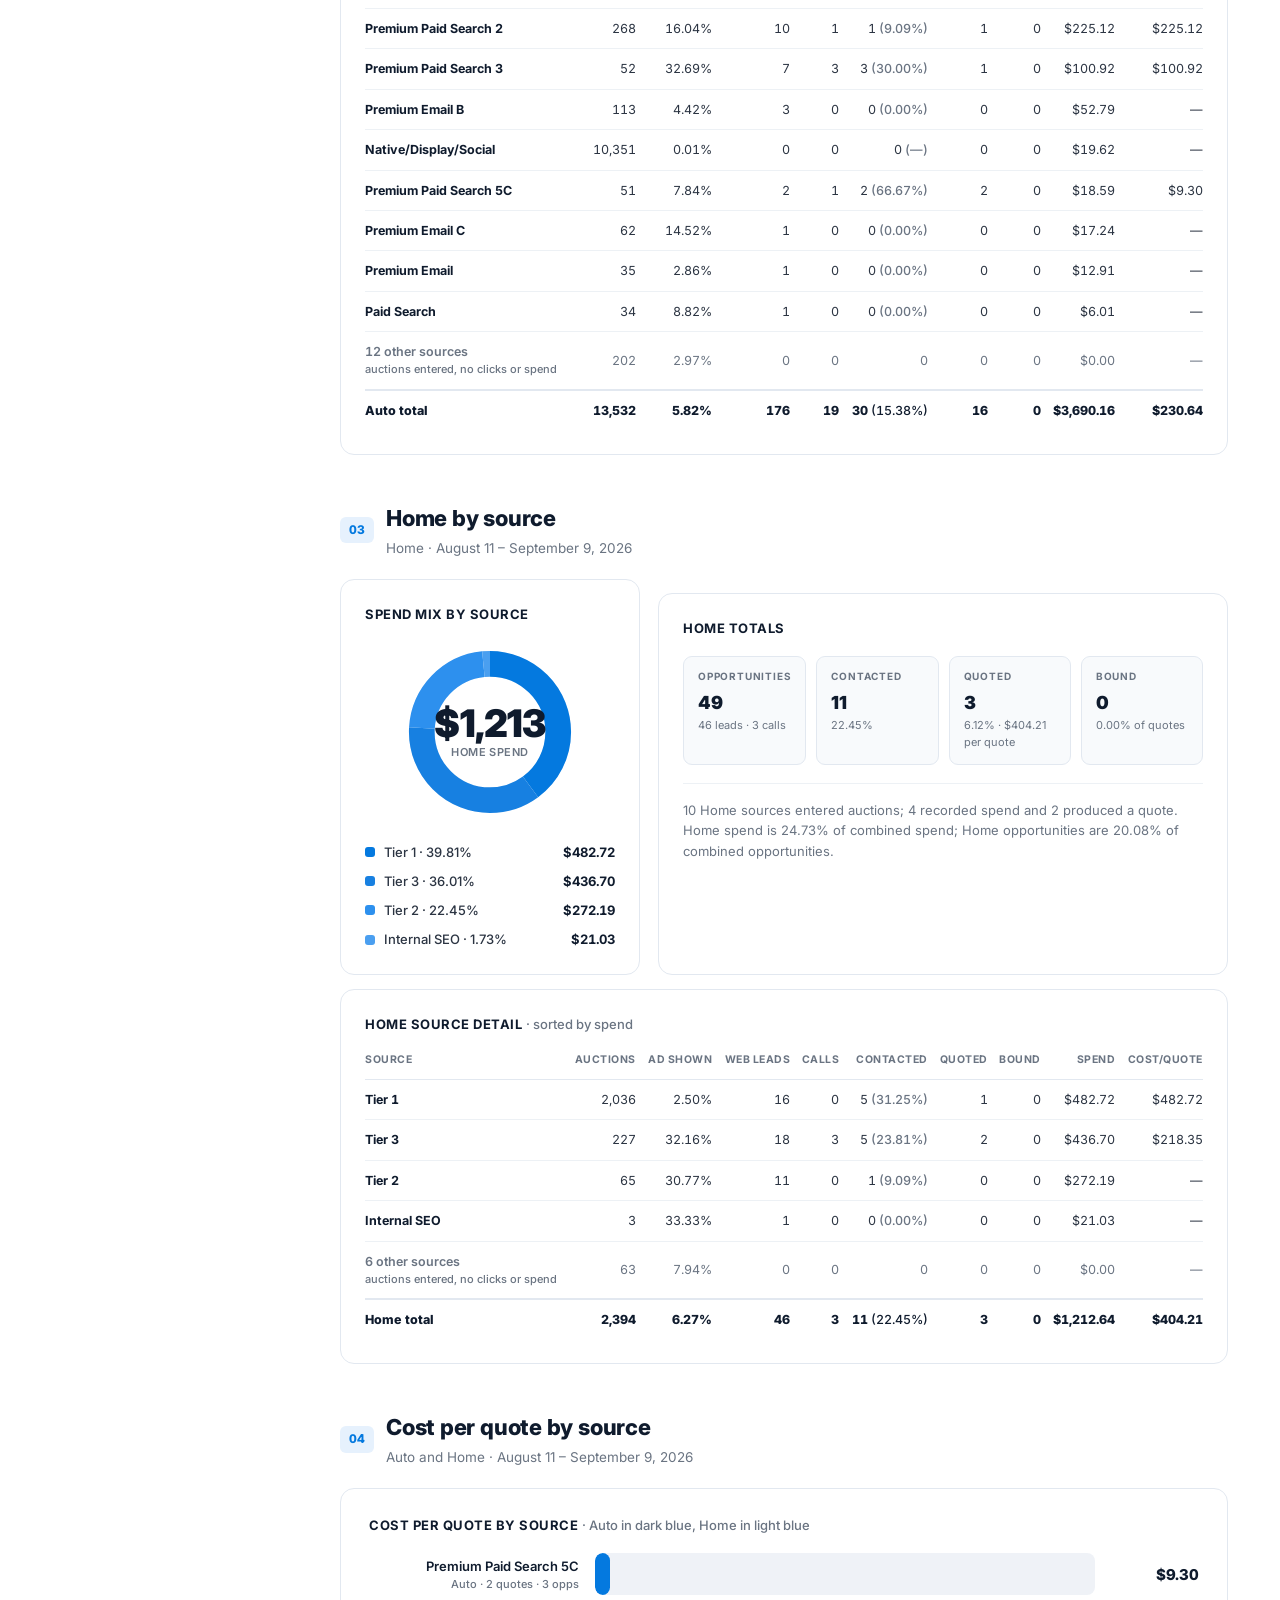
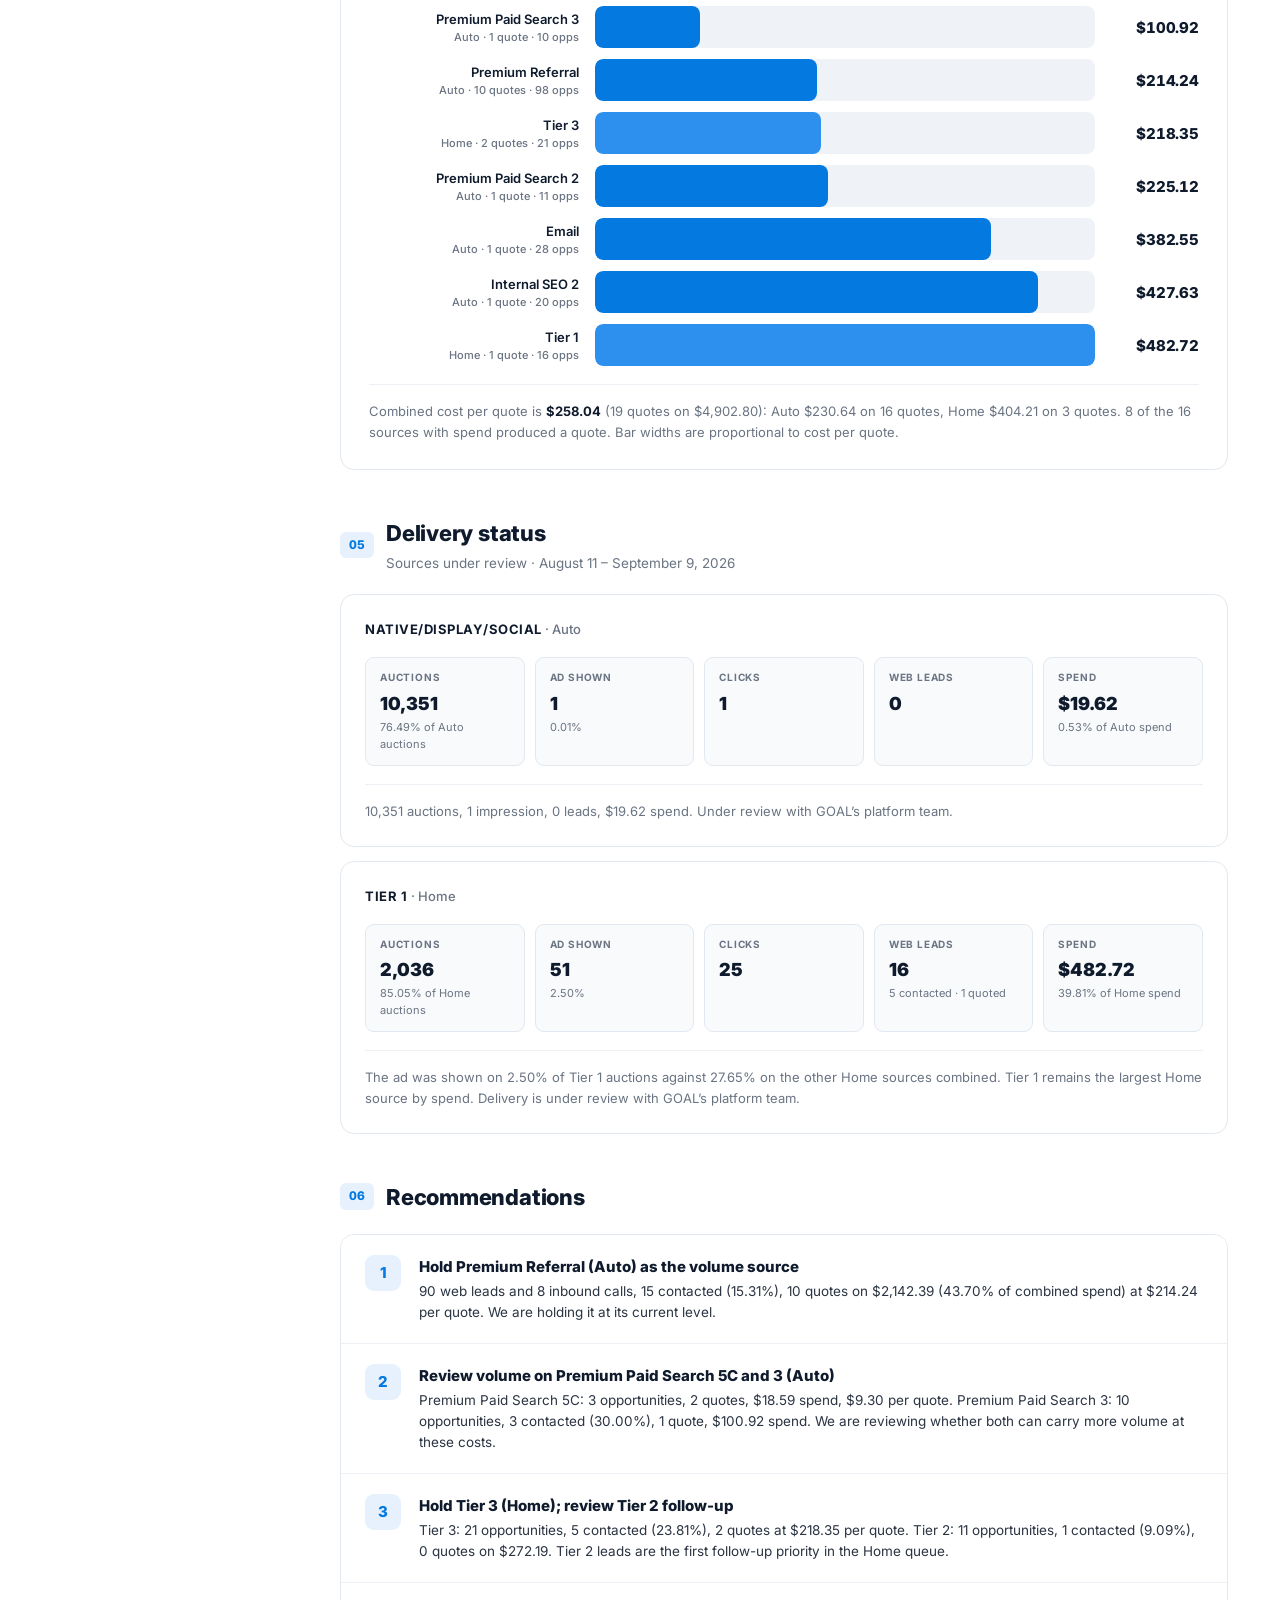
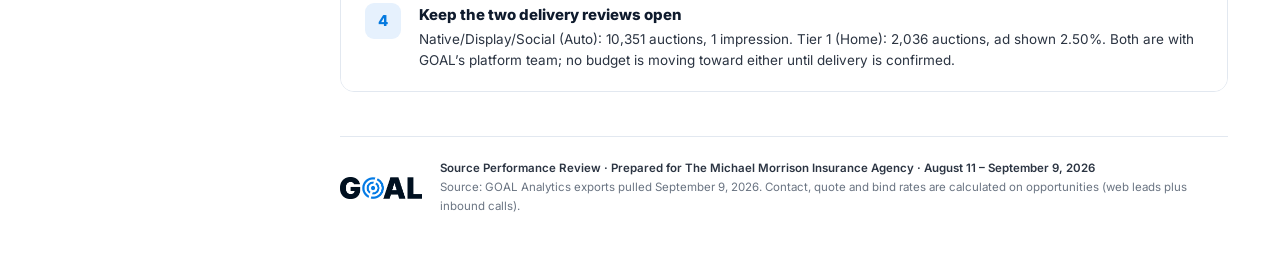
<file: reports/source-performance-review.html>
<!DOCTYPE html>
<html lang="en">
<head>
<meta charset="UTF-8">
<meta name="viewport" content="width=device-width, initial-scale=1.0">
<title>The Michael Morrison Insurance Agency &middot; Source Performance Review</title>
<link rel="preconnect" href="https://fonts.googleapis.com">
<link rel="preconnect" href="https://fonts.gstatic.com" crossorigin>
<link href="https://fonts.googleapis.com/css2?family=Inter:wght@400;500;600;700;800;900&display=swap" rel="stylesheet">
<link rel="stylesheet" href="../assets/report.css">
</head>
<body>
<div class="shell" data-screen-label="Source performance review">

  <aside class="side">
    <a class="backlink" href="../index.html">&larr; All Reports</a>
    <img class="logo" src="../assets/goal-wordmark-white.png" alt="GOAL">
    <div class="eb">Source Performance Review</div>
    <h1>The Michael Morrison Insurance Agency</h1>
    <div class="who">Prepared for <b>Mike Morrison</b><br>Texas &middot; Allstate<br>Last 30 days<br>August 11 &ndash; September 9, 2026</div>
    <nav>
      <a href="#s1"><span class="dot"></span>Combined key metrics</a><a href="#s2"><span class="dot"></span>Auto by source</a><a href="#s3"><span class="dot"></span>Home by source</a><a href="#s4"><span class="dot"></span>Cost per quote by source</a><a href="#s5"><span class="dot"></span>Delivery status</a><a href="#s6"><span class="dot"></span>Recommendations</a>
    </nav>
    <div class="foot">GOAL Performance Marketing<br>Contact, quote and bind rates are calculated on opportunities (web leads plus inbound calls), not clicks.</div>
  </aside>

  <main class="main">

    <div class="exec">
      <p>Auto and Home ran across <b>12 Auto sources and 4 Home sources with spend</b> from August 11 &ndash; September 9, 2026, producing <b>222 web leads and 22 inbound calls</b> (244 opportunities) on <b>$4,902.80</b> in spend. Contacted 41 (16.80%), quoted 19 (7.79%), bound 0, at $258.04 per quote.</p><p>Contact, quote and bound figures reflect dispositions recorded in GOAL as of September 9, 2026.</p>
    </div>

    <section class="block" id="s1">
      <div class="bhead"><span class="ix">01</span><div><h2>Combined key metrics</h2><p>Auto and Home &middot; August 11 &ndash; September 9, 2026</p></div></div>
<div class="kgrid"><div class="kc"><div class="v">222</div><div class="k">Web leads</div><div class="d">176 Auto &middot; 46 Home</div></div><div class="kc"><div class="v">22</div><div class="k">Inbound calls</div><div class="d">19 Auto &middot; 3 Home</div></div><div class="kc"><div class="v">244</div><div class="k">Opportunities</div><div class="d">Web leads plus inbound calls</div></div><div class="kc"><div class="v">41</div><div class="k">Contacted</div><div class="d">16.80% of 244 opportunities</div></div><div class="kc"><div class="v">19</div><div class="k">Quoted</div><div class="d">7.79% of 244 opportunities</div></div><div class="kc"><div class="v">0</div><div class="k">Policies bound</div><div class="d">0 of 19 quotes</div></div><div class="kc"><div class="v">$4,902.80</div><div class="k">Spend</div><div class="d">$3,690.16 Auto &middot; $1,212.64 Home</div></div><div class="kc"><div class="v">$119.58</div><div class="k">Cost per contact</div><div class="d">$4,902.80 &divide; 41 contacted</div></div><div class="kc"><div class="v">$258.04</div><div class="k">Cost per quote</div><div class="d">$4,902.80 &divide; 19 quotes</div></div></div>
    </section>

    <section class="block" id="s2">
      <div class="bhead"><span class="ix">02</span><div><h2>Auto by source</h2><p>Auto &middot; August 11 &ndash; September 9, 2026</p></div></div>
<div class="split"><div class="panel"><div class="pt">Spend mix by source</div><div class="donut-wrap"><div class="donut"><svg viewBox="0 0 42 42" width="180" height="180"><circle cx="21" cy="21" r="15.915" fill="none" stroke="#EFF2F7" stroke-width="6"></circle><circle class="seg" cx="21" cy="21" r="15.915" fill="none" stroke="#0479DF" stroke-width="6" stroke-dasharray="0 100" data-dash="58.06" data-offset="0.0" transform="rotate(-90 21 21)"></circle><circle class="seg" cx="21" cy="21" r="15.915" fill="none" stroke="#1780E1" stroke-width="6" stroke-dasharray="0 100" data-dash="11.59" data-offset="58.06" transform="rotate(-90 21 21)"></circle><circle class="seg" cx="21" cy="21" r="15.915" fill="none" stroke="#2D90EE" stroke-width="6" stroke-dasharray="0 100" data-dash="10.37" data-offset="69.65" transform="rotate(-90 21 21)"></circle><circle class="seg" cx="21" cy="21" r="15.915" fill="none" stroke="#4A9FF0" stroke-width="6" stroke-dasharray="0 100" data-dash="7.71" data-offset="80.02" transform="rotate(-90 21 21)"></circle><circle class="seg" cx="21" cy="21" r="15.915" fill="none" stroke="#6FAEE8" stroke-width="6" stroke-dasharray="0 100" data-dash="6.1" data-offset="87.73" transform="rotate(-90 21 21)"></circle><circle class="seg" cx="21" cy="21" r="15.915" fill="none" stroke="#C9DFF6" stroke-width="6" stroke-dasharray="0 100" data-dash="6.18" data-offset="93.83" transform="rotate(-90 21 21)"></circle></svg><div class="center"><div class="n">$3,690</div><div class="l">Auto spend</div></div></div><div class="legend"><div class="li"><span class="sw" style="background:#0479DF"></span><span class="nm">Premium Referral &middot; 58.06%</span><span class="vl">$2,142.39</span></div><div class="li"><span class="sw" style="background:#1780E1"></span><span class="nm">Internal SEO 2 &middot; 11.59%</span><span class="vl">$427.63</span></div><div class="li"><span class="sw" style="background:#2D90EE"></span><span class="nm">Email &middot; 10.37%</span><span class="vl">$382.55</span></div><div class="li"><span class="sw" style="background:#4A9FF0"></span><span class="nm">Native/Display/Social 2 &middot; 7.71%</span><span class="vl">$284.39</span></div><div class="li"><span class="sw" style="background:#6FAEE8"></span><span class="nm">Premium Paid Search 2 &middot; 6.10%</span><span class="vl">$225.12</span></div><div class="li"><span class="sw" style="background:#C9DFF6"></span><span class="nm">7 other sources &middot; 6.18%</span><span class="vl">$228.08</span></div></div></div></div><div class="panel"><div class="pt">Auto totals</div><div class="cad wide" style="grid-template-columns:repeat(4,1fr);"><div class="c"><div class="w">Opportunities</div><div class="n">195</div><div class="s">176 leads &middot; 19 calls</div></div><div class="c"><div class="w">Contacted</div><div class="n">30</div><div class="s">15.38%</div></div><div class="c"><div class="w">Quoted</div><div class="n">16</div><div class="s">8.21% &middot; $230.64 per quote</div></div><div class="c"><div class="w">Bound</div><div class="n">0</div><div class="s">0.00% of quotes</div></div></div><div class="fnote">24 Auto sources entered auctions; 12 recorded spend and 6 produced a quote. Auto spend is 75.27% of combined spend; Auto opportunities are 79.92% of combined opportunities.</div></div></div><div class="panel"><div class="pt">Auto source detail <span>&middot; sorted by spend</span></div><div class="tscroll"><table class="dt">
<thead><tr><th>Source</th><th class="r">Auctions</th><th class="r">Ad shown</th><th class="r">Web leads</th><th class="r">Calls</th><th class="r">Contacted</th><th class="r">Quoted</th><th class="r">Bound</th><th class="r">Spend</th><th class="r">Cost/quote</th></tr></thead><tbody>
<tr><td class="nm">Premium Referral</td><td class="r">1,465</td><td class="r">32.08%</td><td class="r">90</td><td class="r">8</td><td class="r">15 <span style="color:var(--muted);font-weight:500">(15.31%)</span></td><td class="r">10</td><td class="r">0</td><td class="r">$2,142.39</td><td class="r">$214.24</td></tr>
<tr><td class="nm">Internal SEO 2</td><td class="r">282</td><td class="r">22.34%</td><td class="r">19</td><td class="r">1</td><td class="r">3 <span style="color:var(--muted);font-weight:500">(15.00%)</span></td><td class="r">1</td><td class="r">0</td><td class="r">$427.63</td><td class="r">$427.63</td></tr>
<tr><td class="nm">Email</td><td class="r">349</td><td class="r">25.50%</td><td class="r">25</td><td class="r">3</td><td class="r">2 <span style="color:var(--muted);font-weight:500">(7.14%)</span></td><td class="r">1</td><td class="r">0</td><td class="r">$382.55</td><td class="r">$382.55</td></tr>
<tr><td class="nm">Native/Display/Social 2</td><td class="r">268</td><td class="r">28.36%</td><td class="r">17</td><td class="r">2</td><td class="r">4 <span style="color:var(--muted);font-weight:500">(21.05%)</span></td><td class="r">0</td><td class="r">0</td><td class="r">$284.39</td><td class="r">&mdash;</td></tr>
<tr><td class="nm">Premium Paid Search 2</td><td class="r">268</td><td class="r">16.04%</td><td class="r">10</td><td class="r">1</td><td class="r">1 <span style="color:var(--muted);font-weight:500">(9.09%)</span></td><td class="r">1</td><td class="r">0</td><td class="r">$225.12</td><td class="r">$225.12</td></tr>
<tr><td class="nm">Premium Paid Search 3</td><td class="r">52</td><td class="r">32.69%</td><td class="r">7</td><td class="r">3</td><td class="r">3 <span style="color:var(--muted);font-weight:500">(30.00%)</span></td><td class="r">1</td><td class="r">0</td><td class="r">$100.92</td><td class="r">$100.92</td></tr>
<tr><td class="nm">Premium Email B</td><td class="r">113</td><td class="r">4.42%</td><td class="r">3</td><td class="r">0</td><td class="r">0 <span style="color:var(--muted);font-weight:500">(0.00%)</span></td><td class="r">0</td><td class="r">0</td><td class="r">$52.79</td><td class="r">&mdash;</td></tr>
<tr><td class="nm">Native/Display/Social</td><td class="r">10,351</td><td class="r">0.01%</td><td class="r">0</td><td class="r">0</td><td class="r">0 <span style="color:var(--muted);font-weight:500">(&mdash;)</span></td><td class="r">0</td><td class="r">0</td><td class="r">$19.62</td><td class="r">&mdash;</td></tr>
<tr><td class="nm">Premium Paid Search 5C</td><td class="r">51</td><td class="r">7.84%</td><td class="r">2</td><td class="r">1</td><td class="r">2 <span style="color:var(--muted);font-weight:500">(66.67%)</span></td><td class="r">2</td><td class="r">0</td><td class="r">$18.59</td><td class="r">$9.30</td></tr>
<tr><td class="nm">Premium Email C</td><td class="r">62</td><td class="r">14.52%</td><td class="r">1</td><td class="r">0</td><td class="r">0 <span style="color:var(--muted);font-weight:500">(0.00%)</span></td><td class="r">0</td><td class="r">0</td><td class="r">$17.24</td><td class="r">&mdash;</td></tr>
<tr><td class="nm">Premium Email</td><td class="r">35</td><td class="r">2.86%</td><td class="r">1</td><td class="r">0</td><td class="r">0 <span style="color:var(--muted);font-weight:500">(0.00%)</span></td><td class="r">0</td><td class="r">0</td><td class="r">$12.91</td><td class="r">&mdash;</td></tr>
<tr><td class="nm">Paid Search</td><td class="r">34</td><td class="r">8.82%</td><td class="r">1</td><td class="r">0</td><td class="r">0 <span style="color:var(--muted);font-weight:500">(0.00%)</span></td><td class="r">0</td><td class="r">0</td><td class="r">$6.01</td><td class="r">&mdash;</td></tr>
<tr class="dim"><td class="nm">12 other sources<small>auctions entered, no clicks or spend</small></td><td class="r">202</td><td class="r">2.97%</td><td class="r">0</td><td class="r">0</td><td class="r">0</td><td class="r">0</td><td class="r">0</td><td class="r">$0.00</td><td class="r">&mdash;</td></tr>
<tr class="tot"><td class="nm">Auto total</td><td class="r">13,532</td><td class="r">5.82%</td><td class="r">176</td><td class="r">19</td><td class="r">30 <span style="font-weight:500">(15.38%)</span></td><td class="r">16</td><td class="r">0</td><td class="r">$3,690.16</td><td class="r">$230.64</td></tr>
</tbody></table></div></div>
    </section>

    <section class="block" id="s3">
      <div class="bhead"><span class="ix">03</span><div><h2>Home by source</h2><p>Home &middot; August 11 &ndash; September 9, 2026</p></div></div>
<div class="split"><div class="panel"><div class="pt">Spend mix by source</div><div class="donut-wrap"><div class="donut"><svg viewBox="0 0 42 42" width="180" height="180"><circle cx="21" cy="21" r="15.915" fill="none" stroke="#EFF2F7" stroke-width="6"></circle><circle class="seg" cx="21" cy="21" r="15.915" fill="none" stroke="#0479DF" stroke-width="6" stroke-dasharray="0 100" data-dash="39.81" data-offset="0.0" transform="rotate(-90 21 21)"></circle><circle class="seg" cx="21" cy="21" r="15.915" fill="none" stroke="#1780E1" stroke-width="6" stroke-dasharray="0 100" data-dash="36.01" data-offset="39.81" transform="rotate(-90 21 21)"></circle><circle class="seg" cx="21" cy="21" r="15.915" fill="none" stroke="#2D90EE" stroke-width="6" stroke-dasharray="0 100" data-dash="22.45" data-offset="75.82" transform="rotate(-90 21 21)"></circle><circle class="seg" cx="21" cy="21" r="15.915" fill="none" stroke="#4A9FF0" stroke-width="6" stroke-dasharray="0 100" data-dash="1.73" data-offset="98.27" transform="rotate(-90 21 21)"></circle></svg><div class="center"><div class="n">$1,213</div><div class="l">Home spend</div></div></div><div class="legend"><div class="li"><span class="sw" style="background:#0479DF"></span><span class="nm">Tier 1 &middot; 39.81%</span><span class="vl">$482.72</span></div><div class="li"><span class="sw" style="background:#1780E1"></span><span class="nm">Tier 3 &middot; 36.01%</span><span class="vl">$436.70</span></div><div class="li"><span class="sw" style="background:#2D90EE"></span><span class="nm">Tier 2 &middot; 22.45%</span><span class="vl">$272.19</span></div><div class="li"><span class="sw" style="background:#4A9FF0"></span><span class="nm">Internal SEO &middot; 1.73%</span><span class="vl">$21.03</span></div></div></div></div><div class="panel"><div class="pt">Home totals</div><div class="cad wide" style="grid-template-columns:repeat(4,1fr);"><div class="c"><div class="w">Opportunities</div><div class="n">49</div><div class="s">46 leads &middot; 3 calls</div></div><div class="c"><div class="w">Contacted</div><div class="n">11</div><div class="s">22.45%</div></div><div class="c"><div class="w">Quoted</div><div class="n">3</div><div class="s">6.12% &middot; $404.21 per quote</div></div><div class="c"><div class="w">Bound</div><div class="n">0</div><div class="s">0.00% of quotes</div></div></div><div class="fnote">10 Home sources entered auctions; 4 recorded spend and 2 produced a quote. Home spend is 24.73% of combined spend; Home opportunities are 20.08% of combined opportunities.</div></div></div><div class="panel"><div class="pt">Home source detail <span>&middot; sorted by spend</span></div><div class="tscroll"><table class="dt">
<thead><tr><th>Source</th><th class="r">Auctions</th><th class="r">Ad shown</th><th class="r">Web leads</th><th class="r">Calls</th><th class="r">Contacted</th><th class="r">Quoted</th><th class="r">Bound</th><th class="r">Spend</th><th class="r">Cost/quote</th></tr></thead><tbody>
<tr><td class="nm">Tier 1</td><td class="r">2,036</td><td class="r">2.50%</td><td class="r">16</td><td class="r">0</td><td class="r">5 <span style="color:var(--muted);font-weight:500">(31.25%)</span></td><td class="r">1</td><td class="r">0</td><td class="r">$482.72</td><td class="r">$482.72</td></tr>
<tr><td class="nm">Tier 3</td><td class="r">227</td><td class="r">32.16%</td><td class="r">18</td><td class="r">3</td><td class="r">5 <span style="color:var(--muted);font-weight:500">(23.81%)</span></td><td class="r">2</td><td class="r">0</td><td class="r">$436.70</td><td class="r">$218.35</td></tr>
<tr><td class="nm">Tier 2</td><td class="r">65</td><td class="r">30.77%</td><td class="r">11</td><td class="r">0</td><td class="r">1 <span style="color:var(--muted);font-weight:500">(9.09%)</span></td><td class="r">0</td><td class="r">0</td><td class="r">$272.19</td><td class="r">&mdash;</td></tr>
<tr><td class="nm">Internal SEO</td><td class="r">3</td><td class="r">33.33%</td><td class="r">1</td><td class="r">0</td><td class="r">0 <span style="color:var(--muted);font-weight:500">(0.00%)</span></td><td class="r">0</td><td class="r">0</td><td class="r">$21.03</td><td class="r">&mdash;</td></tr>
<tr class="dim"><td class="nm">6 other sources<small>auctions entered, no clicks or spend</small></td><td class="r">63</td><td class="r">7.94%</td><td class="r">0</td><td class="r">0</td><td class="r">0</td><td class="r">0</td><td class="r">0</td><td class="r">$0.00</td><td class="r">&mdash;</td></tr>
<tr class="tot"><td class="nm">Home total</td><td class="r">2,394</td><td class="r">6.27%</td><td class="r">46</td><td class="r">3</td><td class="r">11 <span style="font-weight:500">(22.45%)</span></td><td class="r">3</td><td class="r">0</td><td class="r">$1,212.64</td><td class="r">$404.21</td></tr>
</tbody></table></div></div>
    </section>

    <section class="block" id="s4">
      <div class="bhead"><span class="ix">04</span><div><h2>Cost per quote by source</h2><p>Auto and Home &middot; August 11 &ndash; September 9, 2026</p></div></div>
<div class="fpanel srcbars"><div class="pt">Cost per quote by source <span>&middot; Auto in dark blue, Home in light blue</span></div><div class="fstep"><div class="lab">Premium Paid Search 5C<small>Auto &middot; 2 quotes &middot; 3 opps</small></div><div class="fbar"><i style="background:#0479DF;--pw:1.93%" data-w="1.93"></i></div><div class="cnt">$9.30</div></div><div class="fstep"><div class="lab">Premium Paid Search 3<small>Auto &middot; 1 quote &middot; 10 opps</small></div><div class="fbar"><i style="background:#0479DF;--pw:20.91%" data-w="20.91"></i></div><div class="cnt">$100.92</div></div><div class="fstep"><div class="lab">Premium Referral<small>Auto &middot; 10 quotes &middot; 98 opps</small></div><div class="fbar"><i style="background:#0479DF;--pw:44.38%" data-w="44.38"></i></div><div class="cnt">$214.24</div></div><div class="fstep"><div class="lab">Tier 3<small>Home &middot; 2 quotes &middot; 21 opps</small></div><div class="fbar"><i style="background:#2D90EE;--pw:45.23%" data-w="45.23"></i></div><div class="cnt">$218.35</div></div><div class="fstep"><div class="lab">Premium Paid Search 2<small>Auto &middot; 1 quote &middot; 11 opps</small></div><div class="fbar"><i style="background:#0479DF;--pw:46.64%" data-w="46.64"></i></div><div class="cnt">$225.12</div></div><div class="fstep"><div class="lab">Email<small>Auto &middot; 1 quote &middot; 28 opps</small></div><div class="fbar"><i style="background:#0479DF;--pw:79.25%" data-w="79.25"></i></div><div class="cnt">$382.55</div></div><div class="fstep"><div class="lab">Internal SEO 2<small>Auto &middot; 1 quote &middot; 20 opps</small></div><div class="fbar"><i style="background:#0479DF;--pw:88.59%" data-w="88.59"></i></div><div class="cnt">$427.63</div></div><div class="fstep"><div class="lab">Tier 1<small>Home &middot; 1 quote &middot; 16 opps</small></div><div class="fbar"><i style="background:#2D90EE;--pw:100.0%" data-w="100.0"></i></div><div class="cnt">$482.72</div></div><div class="fnote">Combined cost per quote is <b>$258.04</b> (19 quotes on $4,902.80): Auto $230.64 on 16 quotes, Home $404.21 on 3 quotes. 8 of the 16 sources with spend produced a quote. Bar widths are proportional to cost per quote.</div></div>
    </section>

    <section class="block" id="s5">
      <div class="bhead"><span class="ix">05</span><div><h2>Delivery status</h2><p>Sources under review &middot; August 11 &ndash; September 9, 2026</p></div></div>
<div class="panel"><div class="pt">Native/Display/Social <span>&middot; Auto</span></div><div class="cad wide"><div class="c"><div class="w">Auctions</div><div class="n">10,351</div><div class="s">76.49% of Auto auctions</div></div><div class="c"><div class="w">Ad shown</div><div class="n">1</div><div class="s">0.01%</div></div><div class="c"><div class="w">Clicks</div><div class="n">1</div><div class="s">&nbsp;</div></div><div class="c"><div class="w">Web leads</div><div class="n">0</div><div class="s">&nbsp;</div></div><div class="c"><div class="w">Spend</div><div class="n">$19.62</div><div class="s">0.53% of Auto spend</div></div></div><div class="fnote">10,351 auctions, 1 impression, 0 leads, $19.62 spend. Under review with GOAL&rsquo;s platform team.</div></div><div class="panel"><div class="pt">Tier 1 <span>&middot; Home</span></div><div class="cad wide"><div class="c"><div class="w">Auctions</div><div class="n">2,036</div><div class="s">85.05% of Home auctions</div></div><div class="c"><div class="w">Ad shown</div><div class="n">51</div><div class="s">2.50%</div></div><div class="c"><div class="w">Clicks</div><div class="n">25</div><div class="s">&nbsp;</div></div><div class="c"><div class="w">Web leads</div><div class="n">16</div><div class="s">5 contacted &middot; 1 quoted</div></div><div class="c"><div class="w">Spend</div><div class="n">$482.72</div><div class="s">39.81% of Home spend</div></div></div><div class="fnote">The ad was shown on 2.50% of Tier 1 auctions against 27.65% on the other Home sources combined. Tier 1 remains the largest Home source by spend. Delivery is under review with GOAL&rsquo;s platform team.</div></div>
    </section>

    <section class="block" id="s6" style="margin-bottom:0;">
      <div class="bhead"><span class="ix">06</span><div><h2>Recommendations</h2></div></div>
<div class="plan"><div class="pstep"><div class="num">1</div><div><div class="h">Hold Premium Referral (Auto) as the volume source</div><div class="b">90 web leads and 8 inbound calls, 15 contacted (15.31%), 10 quotes on $2,142.39 (43.70% of combined spend) at $214.24 per quote. We are holding it at its current level.</div></div></div><div class="pstep"><div class="num">2</div><div><div class="h">Review volume on Premium Paid Search 5C and 3 (Auto)</div><div class="b">Premium Paid Search 5C: 3 opportunities, 2 quotes, $18.59 spend, $9.30 per quote. Premium Paid Search 3: 10 opportunities, 3 contacted (30.00%), 1 quote, $100.92 spend. We are reviewing whether both can carry more volume at these costs.</div></div></div><div class="pstep"><div class="num">3</div><div><div class="h">Hold Tier 3 (Home); review Tier 2 follow-up</div><div class="b">Tier 3: 21 opportunities, 5 contacted (23.81%), 2 quotes at $218.35 per quote. Tier 2: 11 opportunities, 1 contacted (9.09%), 0 quotes on $272.19. Tier 2 leads are the first follow-up priority in the Home queue.</div></div></div><div class="pstep"><div class="num">4</div><div><div class="h">Keep the two delivery reviews open</div><div class="b">Native/Display/Social (Auto): 10,351 auctions, 1 impression. Tier 1 (Home): 2,036 auctions, ad shown 2.50%. Both are with GOAL&rsquo;s platform team; no budget is moving toward either until delivery is confirmed.</div></div></div></div>
    </section>


    <div class="rfoot">
      <img src="../assets/goal-wordmark-black.png" alt="GOAL">
      <div class="t"><b>Source Performance Review &middot; Prepared for The Michael Morrison Insurance Agency &middot; August 11 &ndash; September 9, 2026</b><br>Source: GOAL Analytics exports pulled September 9, 2026. Contact, quote and bind rates are calculated on opportunities (web leads plus inbound calls).</div>
    </div>

  </main>
</div>

<script>
function paint(root){
  root.querySelectorAll('[data-w]').forEach(function(b){b.style.width=b.dataset.w+'%';});
  root.querySelectorAll('.seg').forEach(function(s){
    var d=+s.dataset.dash,o=+(s.dataset.offset||0);
    s.setAttribute('stroke-dashoffset',-o);
    s.style.transition='stroke-dasharray 1.1s cubic-bezier(.2,.7,.2,1)';
    requestAnimationFrame(function(){s.setAttribute('stroke-dasharray',d+' '+(100-d));});
  });
}
var io=new IntersectionObserver(function(es){es.forEach(function(e){if(e.isIntersecting){paint(e.target);io.unobserve(e.target);}});},{threshold:.15});
document.querySelectorAll('.fpanel,.split,.panel').forEach(function(el){io.observe(el);});
window.addEventListener('beforeprint',function(){paint(document);});
</script>
</body>
</html>
</file>
<file: assets/report.css>
/* GOAL Structured Dashboard theme — shared by every report in /reports */
:root{
  --blue:#0479DF; --blue-hover:#0C6EC5; --sky:#2D90EE; --mint:#3BEECA; --mint-d:#0fae8f;
  --navy:#00172D; --navy-2:#062c4e; --navy-deep:#001020;
  --ink:#0F1B2D; --body:#2B3442; --muted:#6A7482;
  --white:#fff; --off:#F8FAFC; --gray:#EFF2F7; --divider:#EDF1F5; --line:#E2E8F0;
  --success:#2BBF7A; --warning:#F0A93B;
}
*{margin:0;padding:0;box-sizing:border-box;}
html{-webkit-font-smoothing:antialiased;scroll-behavior:smooth;}
body{font-family:'Inter',system-ui,sans-serif;background:var(--gray);color:var(--body);line-height:1.55;}
.shell{max-width:1280px;margin:0 auto;display:grid;grid-template-columns:288px 1fr;min-height:100vh;background:var(--white);}
.shell>*{min-width:0;}

/* ---------- Sidebar ---------- */
.side{background:var(--navy);color:#cfe0ee;padding:34px 30px;position:sticky;top:0;height:100vh;display:flex;flex-direction:column;}
.side .logo{height:26px;align-self:flex-start;margin-bottom:34px;}
.backlink{display:inline-flex;align-items:center;gap:8px;align-self:flex-start;font-size:12.5px;font-weight:600;color:#9fbcd6;text-decoration:none;margin-bottom:22px;padding:8px 13px;border:1px solid rgba(255,255,255,.16);border-radius:8px;transition:background .15s,color .15s,border-color .15s;}
.backlink:hover{background:rgba(255,255,255,.08);color:#fff;border-color:rgba(255,255,255,.3);}
.side .eb{font-size:11px;font-weight:700;letter-spacing:.16em;text-transform:uppercase;color:var(--sky);}
.side h1{font-size:25px;font-weight:900;color:#fff;line-height:1.1;letter-spacing:-.02em;margin:10px 0 14px;}
.side .who{font-size:13px;color:#a7c2da;line-height:1.6;}
.side .who b{color:#fff;font-weight:600;}
.side nav{margin-top:32px;display:flex;flex-direction:column;gap:2px;}
.side nav a{font-size:13px;color:#9fbcd6;text-decoration:none;padding:8px 12px;border-radius:8px;display:flex;align-items:center;gap:11px;transition:background .15s,color .15s;}
.side nav a:hover{background:rgba(255,255,255,.06);color:#fff;}
.side nav a .dot{width:6px;height:6px;border-radius:50%;background:#3a6386;flex-shrink:0;}
.side nav a:hover .dot{background:var(--mint);}
.side .foot{margin-top:auto;padding-top:22px;border-top:1px solid rgba(255,255,255,.12);font-size:11px;color:#6f93b3;line-height:1.6;}

/* ---------- Main ---------- */
.main{padding:46px 52px 60px;}
.block{margin-bottom:46px;scroll-margin-top:24px;}
.bhead{display:flex;align-items:center;gap:12px;margin-bottom:20px;}
.bhead .ix{font-size:12px;font-weight:800;color:var(--blue);font-variant-numeric:tabular-nums;background:#E6F1FD;padding:4px 9px;border-radius:6px;}
.bhead h2{font-size:22px;font-weight:800;color:var(--ink);letter-spacing:-.01em;}
.bhead p{font-size:13.5px;color:var(--muted);margin-top:3px;}
.exec{background:var(--off);border:1px solid var(--line);border-radius:14px;padding:24px 28px;margin-bottom:46px;}
.exec p{font-size:15.5px;line-height:1.62;color:var(--body);}
.exec p b{color:var(--ink);font-weight:700;}
.exec p+p{margin-top:10px;font-size:13.5px;color:var(--muted);}
a.xlink{color:var(--blue);font-weight:600;text-decoration:none;}
a.xlink:hover{text-decoration:underline;}

/* ---------- KPI cards ---------- */
.kgrid{display:grid;grid-template-columns:repeat(3,1fr);gap:14px;}
.kc{border:1px solid var(--line);border-radius:12px;padding:20px;background:var(--white);}
.kc .v{font-size:26px;font-weight:900;color:var(--ink);letter-spacing:-.02em;line-height:1;}
.kc .k{font-size:12.5px;color:var(--body);font-weight:600;margin-top:9px;}
.kc .d{font-size:11.5px;color:var(--muted);margin-top:2px;}
.kc .p{font-size:11px;color:var(--muted);margin-top:8px;padding-top:8px;border-top:1px solid var(--divider);}
.kc .p b{color:var(--body);font-weight:700;}

/* ---------- Panels ---------- */
.split{display:grid;grid-template-columns:300px 1fr;gap:18px;}
.split>*{min-width:0;}
.panel{border:1px solid var(--line);border-radius:14px;padding:24px;background:var(--white);overflow-x:auto;}
.panel+.panel,.panel+.fpanel,.fpanel+.panel,.fpanel+.fpanel,.two+.panel,.split+.panel,.panel+.two,.fpanel+.two,.kgrid+.panel,.kgrid+.fpanel{margin-top:14px;}
.panel .pt,.fpanel .pt{font-size:13px;font-weight:700;color:var(--ink);text-transform:uppercase;letter-spacing:.04em;margin-bottom:18px;}
.pt span{font-weight:500;color:var(--muted);text-transform:none;letter-spacing:0;}
.donut-wrap{display:flex;flex-direction:column;align-items:center;}
.donut{position:relative;width:180px;height:180px;}
.donut .center{position:absolute;inset:0;display:flex;flex-direction:column;align-items:center;justify-content:center;}
.donut .center .n{font-size:38px;font-weight:900;color:var(--ink);letter-spacing:-.02em;line-height:1;}
.donut .center .l{font-size:11px;color:var(--muted);font-weight:600;text-transform:uppercase;letter-spacing:.04em;margin-top:2px;}
.legend{width:100%;margin-top:20px;display:flex;flex-direction:column;gap:9px;}
.legend .li{display:flex;align-items:center;gap:9px;font-size:13px;}
.legend .li .sw{width:10px;height:10px;border-radius:3px;flex-shrink:0;}
.legend .li .nm{color:var(--body);font-weight:500;}
.legend .li .vl{margin-left:auto;font-weight:700;color:var(--ink);font-variant-numeric:tabular-nums;}
.ltable{width:100%;border-collapse:collapse;}
.ltable th{font-size:10.5px;font-weight:700;color:var(--muted);text-transform:uppercase;letter-spacing:.05em;text-align:left;padding:0 0 12px;border-bottom:1px solid var(--line);}
.ltable th.r,.ltable td.r{text-align:right;padding-right:22px;}
.ltable th.rr,.ltable td.rr{text-align:right;}
.ltable td{padding:15px 0;border-bottom:1px solid var(--divider);font-size:13.5px;color:var(--body);vertical-align:top;font-variant-numeric:tabular-nums;}
.ltable tr:last-child td{border-bottom:none;}
.ltable td:first-child{padding-right:18px;}
.ltable .nm{font-weight:800;color:var(--ink);font-size:14px;display:flex;align-items:center;gap:9px;}
.ltable .nm .bd{width:8px;height:8px;border-radius:50%;flex-shrink:0;}
.ltable .tag{display:inline-block;white-space:nowrap;font-size:10px;font-weight:800;letter-spacing:.05em;text-transform:uppercase;padding:3px 8px;border-radius:6px;margin-top:5px;}
.tag.blue{background:#E3F0FD;color:var(--blue-hover);} .tag.mint{background:#D6F7EE;color:var(--mint-d);} .tag.amber{background:#FDF0DA;color:#9a6712;}
.ltable .big{font-size:20px;font-weight:900;color:var(--ink);letter-spacing:-.02em;}
.ltable .sub{font-size:11.5px;color:var(--muted);line-height:1.45;max-width:260px;}
.ltable .st{font-weight:700;color:var(--ink);}
.stable td{padding:11px 0;font-size:13px;}
.stable th{padding-bottom:10px;}
.stable .nm{font-size:13.5px;font-weight:700;}
.stable tr.tot td{border-top:2px solid var(--line);border-bottom:none;font-weight:800;color:var(--ink);}
.stable tr.dim td{color:var(--muted);}
.stable tr.dim td .nm{color:var(--muted);font-weight:600;}

/* ---------- Funnel / bar charts ---------- */
.fpanel{border:1px solid var(--line);border-radius:14px;padding:26px 28px;background:var(--white);overflow-x:auto;}
.fstep{display:flex;align-items:center;gap:16px;margin-bottom:11px;}
.fstep .lab{width:140px;flex-shrink:0;text-align:right;font-size:13px;font-weight:600;color:var(--ink);}
.fstep .lab small{display:block;font-weight:500;color:var(--muted);font-size:11px;}
.fbar{flex:1;height:42px;background:var(--gray);border-radius:8px;overflow:hidden;min-width:0;}
.fbar i{display:flex;align-items:center;height:100%;border-radius:8px;width:0;color:#fff;font-weight:800;font-size:15px;padding-left:15px;font-style:normal;transition:width 1.1s cubic-bezier(.2,.7,.2,1);}
.fstep .cnt{width:88px;flex-shrink:0;font-size:15px;font-weight:800;color:var(--ink);text-align:right;font-variant-numeric:tabular-nums;letter-spacing:-.01em;}
.fstep .pct{width:56px;flex-shrink:0;font-size:12px;color:var(--muted);font-weight:700;text-align:right;font-variant-numeric:tabular-nums;}
.fnote{font-size:13px;color:var(--muted);line-height:1.6;margin-top:18px;padding-top:16px;border-top:1px solid var(--divider);}
.fnote b{color:var(--ink);font-weight:700;}
.srcbars .fstep .lab{width:210px;}
.stack{display:flex;flex-direction:column;gap:18px;}

/* compact segment rows */
.srow{display:flex;align-items:center;gap:14px;margin-bottom:8px;}
.srow .lab{width:170px;flex-shrink:0;text-align:right;font-size:12.5px;font-weight:600;color:var(--ink);}
.srow .lab small{display:block;font-weight:500;color:var(--muted);font-size:10.5px;}
.sbar{flex:1;height:30px;background:var(--gray);border-radius:7px;overflow:hidden;min-width:0;}
.sbar i{display:flex;align-items:center;height:100%;border-radius:7px;width:0;color:#fff;font-weight:800;font-size:12.5px;padding-left:12px;font-style:normal;font-variant-numeric:tabular-nums;transition:width 1.1s cubic-bezier(.2,.7,.2,1);white-space:nowrap;}
.sbar i.lite{color:var(--ink);}
.srow .meta{width:262px;flex-shrink:0;font-size:11.5px;color:var(--muted);font-weight:600;text-align:right;font-variant-numeric:tabular-nums;white-space:nowrap;}
.srow .meta b{color:var(--ink);font-weight:800;}
.nodel{flex:1;height:30px;border-radius:7px;background:repeating-linear-gradient(45deg,#F1F4F8,#F1F4F8 5px,#E4E9F0 5px,#E4E9F0 10px);display:flex;align-items:center;padding-left:12px;font-size:11.5px;font-weight:700;color:#8C97A5;}

/* data table */
.tscroll{overflow-x:auto;}
.dt{width:100%;border-collapse:collapse;}
.dt th{font-size:10.5px;font-weight:700;color:var(--muted);text-transform:uppercase;letter-spacing:.05em;text-align:left;padding:0 0 11px 10px;border-bottom:1px solid var(--line);white-space:nowrap;}
.dt th:first-child,.dt td:first-child{padding-left:0;}
.dt th.wrap{white-space:normal;max-width:96px;line-height:1.3;}
.dt th.r,.dt td.r,.dt.num th:not(:first-child),.dt.num td:not(:first-child){text-align:right;}
.dt td{padding:10px 0 10px 10px;border-bottom:1px solid var(--divider);font-size:12.5px;color:var(--body);font-variant-numeric:tabular-nums;white-space:nowrap;}
.dt tr:last-child td{border-bottom:none;}
.dt td.nm{font-weight:700;color:var(--ink);white-space:normal;min-width:120px;}
.dt td.nm small{display:block;font-weight:500;color:var(--muted);font-size:11px;white-space:normal;}
.dt tr.tot td{font-weight:800;color:var(--ink);border-top:2px solid var(--line);border-bottom:none;}
.dt tr.dim td{color:var(--muted);}
.dt tr.dim td.nm{color:var(--muted);font-weight:600;}
.dt tr.hi td{background:#F3F8FE;}

/* two-up cost cards */
.two{display:grid;grid-template-columns:1fr 1fr;gap:14px;}
.two>*{min-width:0;}
.cc{border:1px solid var(--line);border-radius:12px;padding:20px 22px;background:var(--white);}
.cc .t{font-size:12px;font-weight:800;color:var(--ink);text-transform:uppercase;letter-spacing:.05em;}
.cc .sb{font-size:11.5px;color:var(--muted);margin-top:2px;}
.cc .rowv{display:flex;justify-content:space-between;align-items:baseline;margin-top:14px;padding-top:12px;border-top:1px solid var(--divider);}
.cc .rowv .l{font-size:12.5px;color:var(--body);font-weight:500;}
.cc .rowv .n{font-size:20px;font-weight:900;color:var(--ink);letter-spacing:-.02em;font-variant-numeric:tabular-nums;}

/* stat strip */
.cad{display:grid;grid-template-columns:repeat(3,1fr);gap:10px;margin-top:14px;max-width:520px;}
.cad .c{border:1px solid var(--line);border-radius:9px;padding:12px 14px;background:var(--off);}
.cad .c .w{font-size:10px;text-transform:uppercase;letter-spacing:.08em;color:var(--muted);font-weight:700;}
.cad .c .n{font-size:18px;font-weight:900;color:var(--blue);margin:4px 0 1px;}
.cad .c .s{font-size:11px;color:var(--muted);}
.cad.wide{grid-template-columns:repeat(5,1fr);max-width:none;margin-top:0;}
.cad.wide .c .n{color:var(--ink);}

/* ---------- Recommendations ---------- */
.plan{border:1px solid var(--line);border-radius:14px;overflow:hidden;}
.pstep{display:flex;gap:18px;padding:20px 24px;border-top:1px solid var(--divider);background:var(--white);}
.pstep:first-child{border-top:none;}
.pstep .num{flex-shrink:0;width:36px;height:36px;border-radius:9px;background:#E6F1FD;color:var(--blue);font-weight:800;font-size:15px;display:flex;align-items:center;justify-content:center;}
.pstep .h{font-size:15px;font-weight:800;color:var(--ink);}
.pstep .b{font-size:13.5px;color:var(--body);line-height:1.55;margin-top:3px;}

/* ---------- Report footer ---------- */
.rfoot{margin-top:44px;padding-top:22px;border-top:1px solid var(--line);display:flex;align-items:center;gap:18px;}
.rfoot img{height:22px;}
.rfoot .t{font-size:11.5px;color:var(--muted);line-height:1.65;}
.rfoot .t b{color:var(--body);font-weight:600;}

@media print{
  body{background:#fff;} .shell{display:block;max-width:none;}
  .side{position:static;height:auto;flex-direction:row;align-items:center;justify-content:space-between;padding:20px 30px;}
  .side nav,.side .foot,.backlink{display:none;} .side h1{margin:0;}
  .kc,.fpanel,.panel,.plan,.cc,.rfoot{break-inside:avoid;}
  .fbar i,.sbar i{width:var(--pw)!important;transition:none;}
}
@media(max-width:900px){
  .shell{grid-template-columns:1fr;}
  .side{position:static;height:auto;}
  .side nav{display:none;}
  .main{padding:32px 22px;}
  .kgrid{grid-template-columns:1fr 1fr;}
  .split,.two{grid-template-columns:1fr;}
  .cad.wide{grid-template-columns:repeat(3,1fr);}
  .srow .meta{width:130px;}
}
@media(max-width:560px){
  .kgrid,.cad,.cad.wide{grid-template-columns:1fr;}
  .fstep .lab,.srcbars .fstep .lab,.srow .lab{width:96px;}
  .srow .meta{display:none;}
}
</file>
